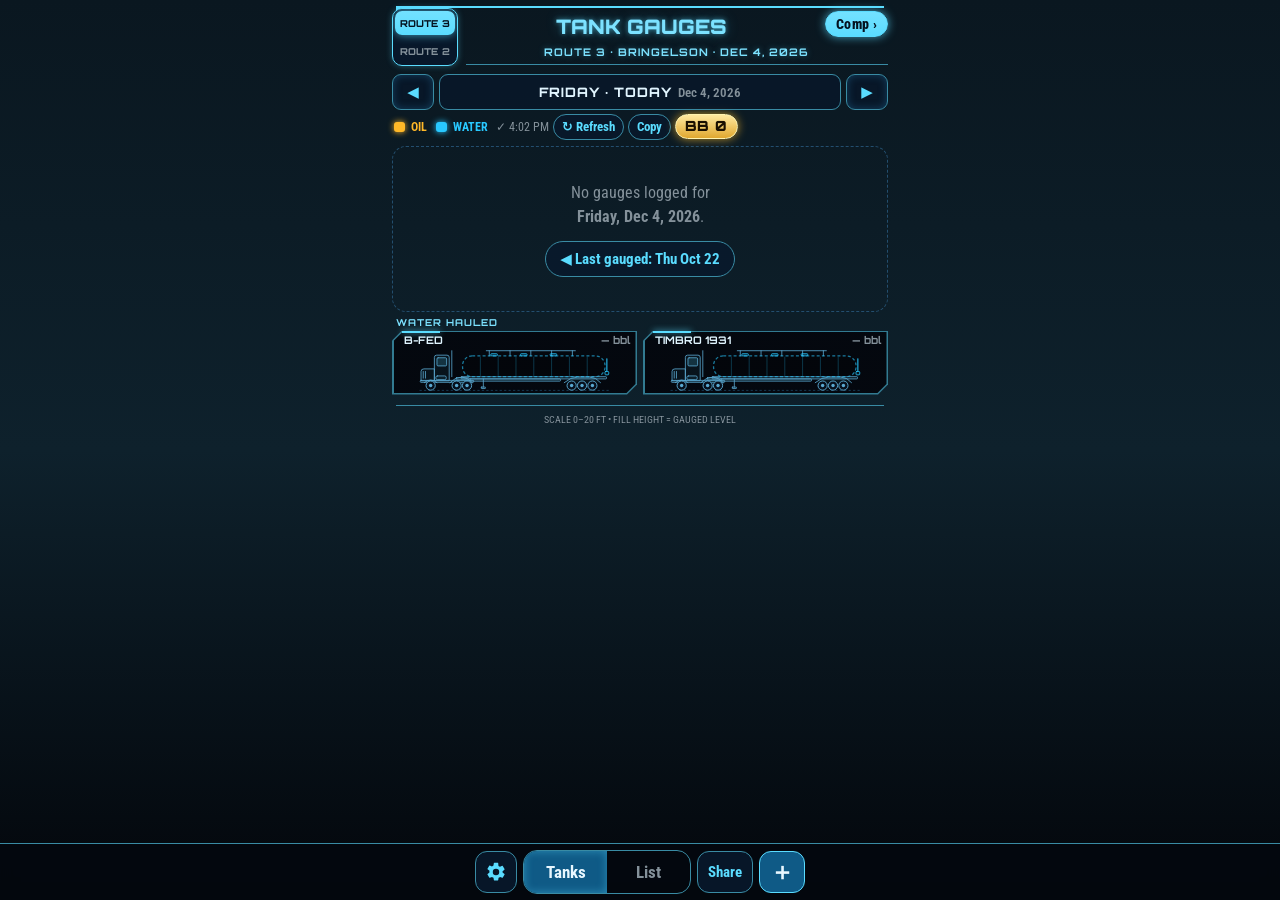
<file: index.html>
<!doctype html>
<html lang="en">
<head>
<meta charset="utf-8">
<meta name="viewport" content="width=device-width, initial-scale=1, viewport-fit=cover">
<title>Tank Gauges</title>
<meta name="theme-color" content="#04080f">
<meta name="apple-mobile-web-app-capable" content="yes">
<meta name="mobile-web-app-capable" content="yes">
<meta name="apple-mobile-web-app-status-bar-style" content="black-translucent">
<meta name="apple-mobile-web-app-title" content="Gauges">
<link rel="manifest" href="manifest.webmanifest">
<link rel="apple-touch-icon" sizes="180x180" href="icons/apple-touch-icon.png">
<link rel="icon" type="image/png" sizes="32x32" href="icons/favicon-32.png">
<link rel="icon" type="image/png" sizes="192x192" href="icons/icon-192.png">
<link rel="shortcut icon" href="icons/favicon.ico">
<link rel="preload" href="fonts/Orbitron.ttf" as="font" type="font/ttf" crossorigin>
<link rel="stylesheet" href="style.css">
</head>
<body>
<div id="app">
  <header class="hdr">
    <div class="topline"><span></span></div>
    <div id="routeSeg" class="routeseg" role="tablist" aria-label="Route"><button data-route="route-3" role="tab">ROUTE 3</button><button data-route="route-2" role="tab">ROUTE 2</button></div>
    <a class="chip hdrlink" href="compressors/">Comp &#8250;</a>
    <h1>TANK GAUGES</h1>
    <div id="subtitle" class="sub">—</div>
  </header>

  <nav class="datenav" aria-label="Date">
    <button id="prev" class="navbtn" aria-label="Previous day">&#9664;</button>
    <label class="datebox">
      <span id="weekday" class="weekday">—</span>
      <span id="datelong" class="datelong">—</span>
      <input id="picker" type="date" aria-label="Pick a date">
    </label>
    <button id="next" class="navbtn" aria-label="Next day">&#9654;</button>
    <button id="todayBtn" class="chip today">Today</button>
  </nav>
  <div class="subnav">
    <span class="legend"><span class="lg-oil"><i></i>OIL</span><span class="lg-wat"><i></i>WATER</span></span>
    <span class="statwrap"><span id="status" class="status">Loading…</span><button id="refreshBtn" class="chip refresh" aria-label="Check for updates">&#8635; Refresh</button><button id="copyLocal" class="chip refresh" aria-label="Copy local edits">Copy</button><button id="bbBtn" class="chip bbtop" aria-label="Buyback number">BB 0</button></span>
  </div>

  <main id="view"></main>

  <footer class="foot">SCALE 0–20 FT • FILL HEIGHT = GAUGED LEVEL</footer>
</div>

<div class="bottombar">
  <button id="settingsBtn" class="iconbtn gear" aria-label="Settings" title="Settings">
    <svg viewBox="0 0 24 24" width="22" height="22" aria-hidden="true"><path fill="currentColor" d="M19.14 12.94c.04-.31.06-.63.06-.94s-.02-.63-.06-.94l2.03-1.58a.5.5 0 0 0 .12-.64l-1.92-3.32a.5.5 0 0 0-.6-.22l-2.39.96a7.03 7.03 0 0 0-1.63-.94l-.36-2.54A.5.5 0 0 0 13.9 2h-3.8a.5.5 0 0 0-.49.42l-.36 2.54c-.59.24-1.13.55-1.63.94l-2.39-.96a.5.5 0 0 0-.6.22L2.71 8.48a.5.5 0 0 0 .12.64L4.86 10.7c-.04.31-.06.63-.06.94s.02.63.06.94L2.83 14.16a.5.5 0 0 0-.12.64l1.92 3.32c.13.23.4.32.64.22l2.39-.96c.5.39 1.04.7 1.63.94l.36 2.54c.05.24.25.42.49.42h3.8c.24 0 .44-.18.49-.42l.36-2.54c.59-.24 1.13-.55 1.63-.94l2.39.96c.24.1.51 0 .64-.22l1.92-3.32a.5.5 0 0 0-.12-.64l-2.03-1.58zM12 15.5A3.5 3.5 0 1 1 12 8.5a3.5 3.5 0 0 1 0 7z"/></svg>
  </button>
  <div class="seg" role="tablist">
    <button id="tabTanks" class="on" role="tab">Tanks</button>
    <button id="tabList" role="tab">List</button>
  </div>
  <button id="shareBtn" class="iconbtn" aria-label="Share today's dashboard">Share</button>
  <button id="addBtn" class="iconbtn add" aria-label="Add or fix a reading">＋</button>
</div>

<div id="sheet" class="sheet" hidden>
  <div class="sheet-card" role="dialog" aria-label="Add or fix reading">
    <h2>Add / fix reading</h2>
    <p class="hint">Enter oil, switch to water, and Save once to keep both. Saved on this phone only (marked <b class="lbadge">L</b>) until it's in the shared file.</p>
    <div class="row"><label>Date</label><input id="fDate" type="date"></div>
    <div class="row"><label>Lease</label><select id="fLease"></select></div>
    <div class="row"><label>Location</label><select id="fLoc"></select></div>
    <div class="row" id="fLocOtherRow" hidden><label>New loc</label><input id="fLocOther" placeholder="e.g. 3-20" autocapitalize="characters"></div>
    <div class="row"><label>Tank</label>
      <div class="seg small" id="fTank"><button data-t="oil" class="on oil">Oil</button><button data-t="water" class="water">Water</button></div>
    </div>
    <div class="row"><label>Level</label>
      <select id="fFt" aria-label="feet"></select><span class="unit">ft</span>
      <select id="fIn" aria-label="inches"></select><span class="unit">in</span>
    </div>
    <div class="btns">
      <button id="fCancel" class="chip">Cancel</button>
      <button id="fDelete" class="chip warn" hidden>Remove local edit</button>
      <button id="fSave" class="chip primary">Save</button>
    </div>
  </div>
</div>

<div id="shot" class="sheet" hidden>
  <div class="sheet-card shot-card">
    <img id="shotImg" alt="Dashboard image">
    <p class="hint">Press and hold the image to save or share it.</p>
    <div class="btns"><a id="shotDl" class="chip" download>Download</a><button id="shotClose" class="chip primary">Close</button></div>
  </div>
</div>
<div id="bbSheet" class="sheet" hidden>
  <div class="sheet-card" role="dialog" aria-label="Buyback number">
    <h2>Buyback (BB)</h2>
    <p class="hint"><span id="bbDate"></span> · starts at 0 each day. Saved on this phone only (marked <b class="lbadge">L</b>) until it's in the shared file.</p>
    <div class="row"><label for="bbIn">BB</label><input id="bbIn" type="text" inputmode="numeric" pattern="[0-9]*" placeholder="0" autocomplete="off" class="bbin"></div>
    <div class="btns">
      <button id="bbCancel" class="chip">Cancel</button>
      <button id="bbDel" class="chip warn" hidden>Remove local</button>
      <button id="bbSave" class="chip primary">Save</button>
    </div>
  </div>
</div>
<div id="hSheet" class="sheet" hidden>
  <div class="sheet-card" role="dialog" aria-label="Truck load">
    <h2 id="hName">Truck load</h2>
    <p class="hint">Daily barrels hauled (all tickets). Saved on this phone only (marked <b class="lbadge">L</b>) until it's in the shared file. Tap Copy to send.</p>
    <div class="row"><label for="hDate">Date</label><input id="hDate" type="date"></div>
    <div class="row"><label for="hBbl">Barrels</label><input id="hBbl" type="text" inputmode="numeric" pattern="[0-9]*" placeholder="0" autocomplete="off" class="bbin"><span class="unit">bbl</span></div>
    <div class="btns">
      <button id="hCancel" class="chip">Cancel</button>
      <button id="hDel" class="chip warn" hidden>Remove local</button>
      <button id="hSave" class="chip primary">Save</button>
    </div>
  </div>
</div>
<div id="setSheet" class="sheet" hidden>
  <div class="sheet-card" role="dialog" aria-label="Settings">
    <h2>Settings</h2>
    <p class="hint" id="setVer">Tank Gauges</p>
    <p class="set-status" id="setStatus">—</p>
    <p class="hint">Readings, truck loads, and the BB # that you save on this phone are marked <b class="lbadge">L</b>. They stay on this phone until you tap <b>Copy</b> and they're added to the shared file.</p>
    <div class="btns set-actions">
      <button id="setRefresh" class="chip">↻ Refresh</button>
      <a class="chip" href="compressors/">Compressors ›</a>
    </div>
    <h3 class="set-h">Colors</h3>
    <p class="hint">Changes stay on this phone. Random picks a readable palette.</p>
    <div id="themeRows" class="theme-rows"></div>
    <div class="btns set-actions">
      <button id="themeRand" class="chip">Random</button>
      <button id="themeReset" class="chip">Reset</button>
    </div>
    <div class="btns"><button id="setClose" class="chip primary">Close</button></div>
  </div>
</div>
<div id="toast" class="toast" hidden></div>
<script src="app.js"></script>
</body>
</html>
</file>
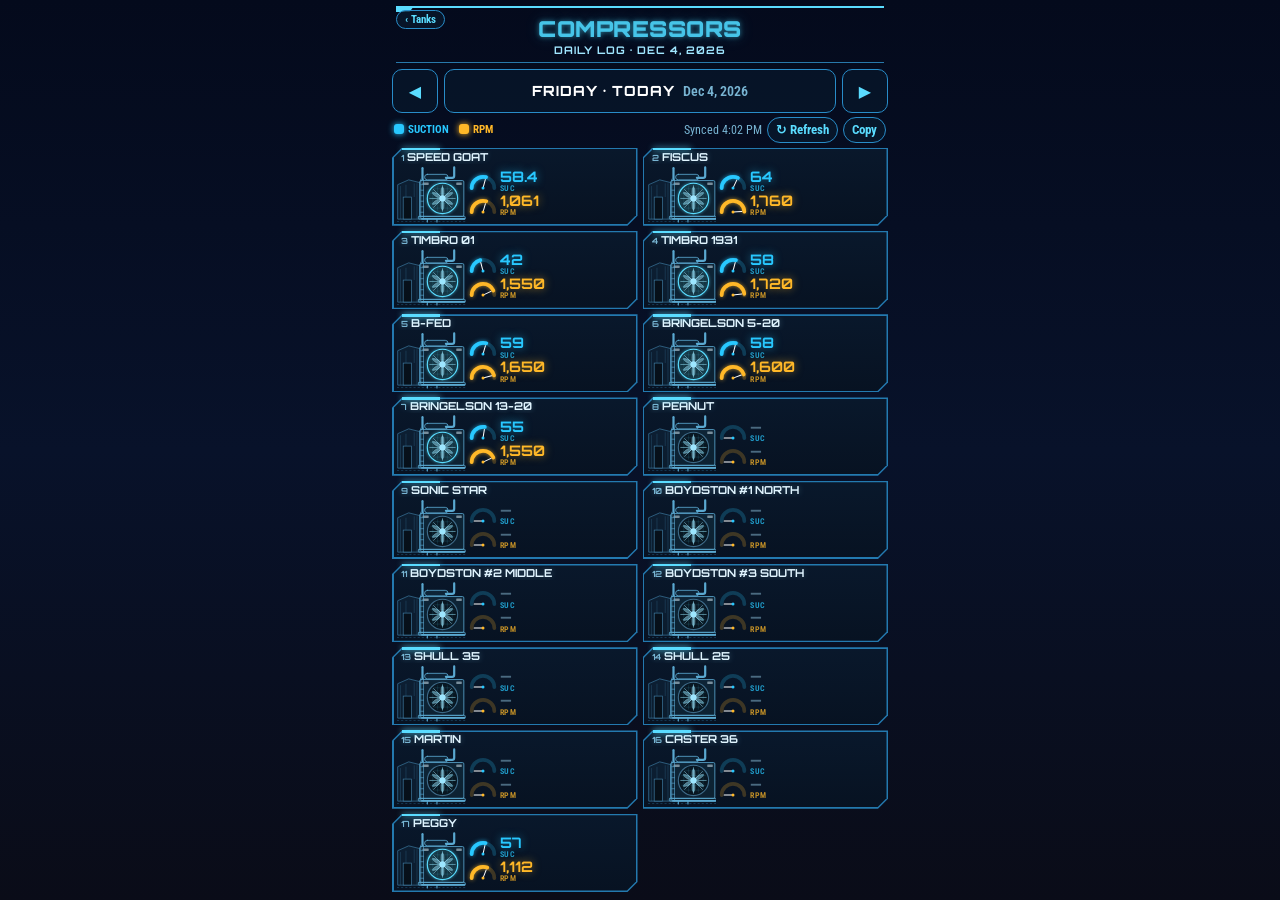
<file: compressors/index.html>
<!doctype html>
<html lang="en">
<head>
<meta charset="utf-8">
<meta name="viewport" content="width=device-width, initial-scale=1, viewport-fit=cover">
<title>Compressor Log</title>
<meta name="theme-color" content="#04080f">
<meta name="apple-mobile-web-app-capable" content="yes">
<meta name="mobile-web-app-capable" content="yes">
<meta name="apple-mobile-web-app-status-bar-style" content="black-translucent">
<meta name="apple-mobile-web-app-title" content="Compressors">
<link rel="manifest" href="manifest.webmanifest">
<link rel="apple-touch-icon" href="../icons/apple-touch-icon.png">
<link rel="icon" href="../icons/icon-192.png">
<link rel="preload" href="../fonts/Orbitron.ttf" as="font" type="font/ttf" crossorigin>
<link rel="stylesheet" href="style.css">
</head>
<body>
<div id="app">
  <header class="hdr">
    <div class="topline"><span></span></div>
    <a class="chip link" href="../">&#8249; Tanks</a>
    <h1>COMPRESSORS</h1>
    <div id="subtitle" class="sub">—</div>
  </header>
  <nav class="datenav" aria-label="Date">
    <button id="prev" class="navbtn" aria-label="Previous day">&#9664;</button>
    <label class="datebox">
      <span id="weekday" class="weekday">—</span>
      <span id="datelong" class="datelong">—</span>
      <input id="picker" type="date" aria-label="Pick a date">
    </label>
    <button id="next" class="navbtn" aria-label="Next day">&#9654;</button>
    <button id="todayBtn" class="chip today">Today</button>
  </nav>
  <div class="subnav">
    <span class="legend"><span class="lg-suc"><i></i>SUCTION</span><span class="lg-rpm"><i></i>RPM</span></span>
    <span class="statwrap"><span id="status" class="status">Loading…</span>
      <button id="refreshBtn" class="chip sm" aria-label="Check for updates">&#8635; Refresh</button>
      <button id="copyBtn" class="chip sm" aria-label="Copy readings">Copy</button></span>
  </div>
  <main id="view"></main>
</div>
<div id="sheet" class="sheet" hidden>
  <div class="sheet-card" role="dialog" aria-label="Add or fix compressor reading">
    <h2 id="fName">—</h2>
    <p class="hint">Saved on this phone only (marked <b class="lbadge">LOCAL</b>) until it's in the shared file. Tap Copy to send.</p>
    <div class="row"><label for="fDate">Date</label><input id="fDate" type="date"></div>
    <div class="row"><label for="fSuc">Suction</label><input id="fSuc" type="text" inputmode="decimal" placeholder="psi" autocomplete="off"><span class="unit">psi</span></div>
    <div class="row"><label for="fRpm">RPM</label><input id="fRpm" type="text" inputmode="numeric" pattern="[0-9]*" placeholder="rpm" autocomplete="off"><span class="unit">rpm</span></div>
    <div class="btns">
      <button id="fCancel" class="chip">Cancel</button>
      <button id="fDelete" class="chip warn" hidden>Delete</button>
      <button id="fSave" class="chip primary">Save</button>
    </div>
  </div>
</div>
<div id="toast" class="toast" hidden></div>
<script src="app.js"></script>
</body>
</html>
</file>
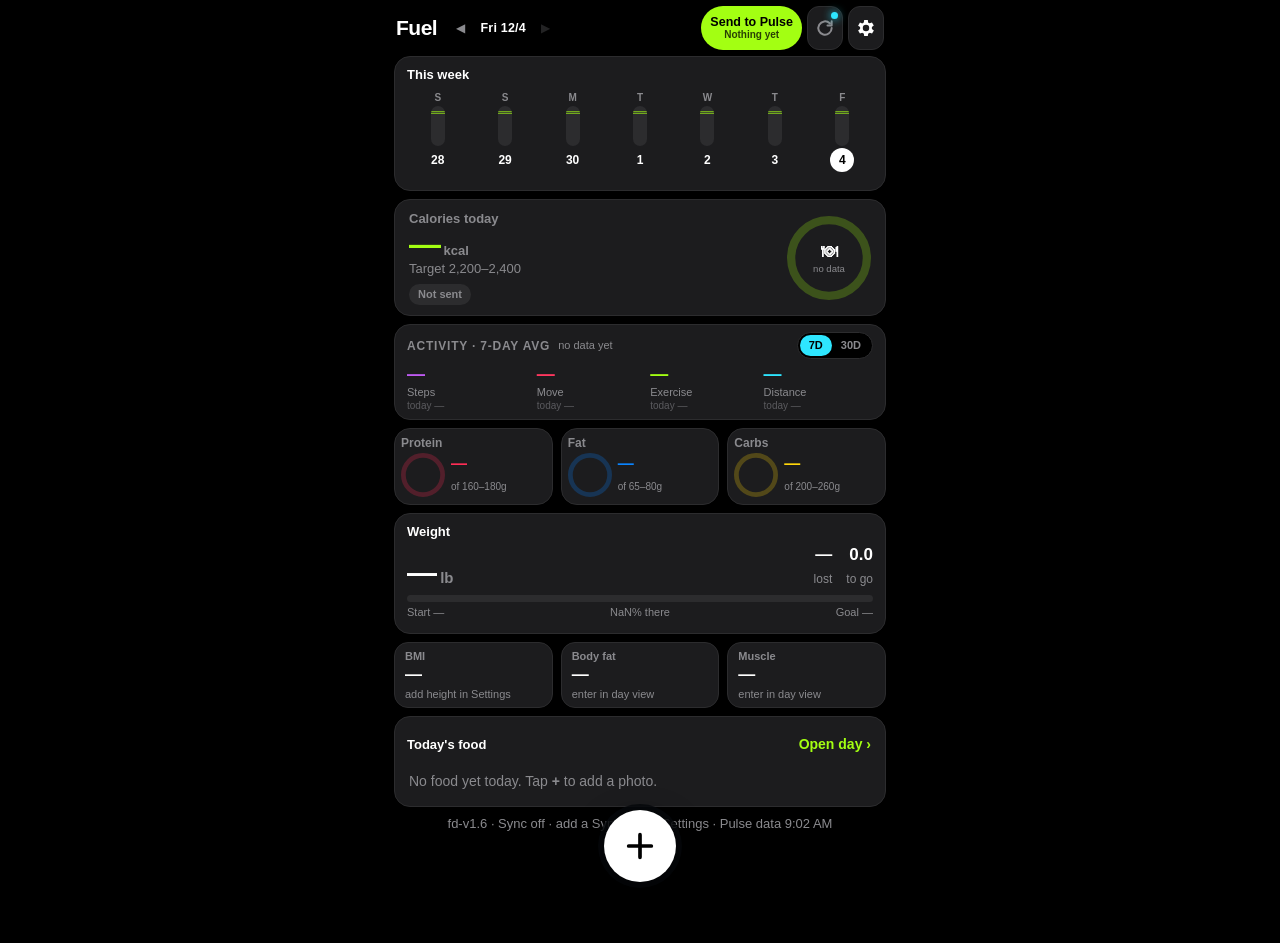
<file: food/index.html>
<!doctype html>
<html lang="en">
<head>
<meta charset="utf-8">
<meta name="viewport" content="width=device-width, initial-scale=1, viewport-fit=cover, user-scalable=no">
<title>Fuel · Food & Weight</title>
<meta name="theme-color" content="#000000">
<meta name="apple-mobile-web-app-capable" content="yes">
<meta name="mobile-web-app-capable" content="yes">
<meta name="apple-mobile-web-app-status-bar-style" content="black-translucent">
<meta name="apple-mobile-web-app-title" content="Fuel">
<link rel="manifest" href="manifest.webmanifest">
<link rel="apple-touch-icon" href="icons/apple-touch-icon.png">
<link rel="icon" href="icons/favicon-32.png">
<link rel="stylesheet" href="style.css">
</head>
<body>
<div id="app">
  <header class="hdr">
    <div class="hdrL">
      <h1>Fuel</h1>
      <div class="dateNav">
        <button id="hdrPrev" class="arw" aria-label="Previous day">◀</button>
        <button id="hdrDate" class="hdrDate">Today</button>
        <button id="hdrNext" class="arw" aria-label="Next day">▶</button>
      </div>
    </div>
    <div class="hdrBtns">
      <button id="hdrSend" class="sendPill" aria-label="Send today to Pulse"><b>Send to Pulse</b><small id="hdrSendSt">Not sent</small></button>
      <button id="syncBtn" class="iconbtn syncBtn" aria-label="Sync now: send changes and get Pulse's latest"><svg class="ic-sync" viewBox="0 0 24 24" width="20" height="20"><path d="M20 12a8 8 0 1 1-2.34-5.66M20 4v5h-5" fill="none" stroke="currentColor" stroke-width="2.4" stroke-linecap="round" stroke-linejoin="round"/></svg><svg class="ic-ok" viewBox="0 0 24 24" width="20" height="20"><path d="M5 12.5l4.5 4.5L19 7.5" fill="none" stroke="currentColor" stroke-width="2.8" stroke-linecap="round" stroke-linejoin="round"/></svg><span id="syncDot" class="syncdot" title="Sync status"></span></button>
      <button id="settingsBtn" class="iconbtn" aria-label="Settings">
        <svg viewBox="0 0 24 24" width="22" height="22"><path fill="currentColor" d="M19.4 13a7.6 7.6 0 0 0 0-2l2.1-1.6-2-3.5-2.5 1a7.5 7.5 0 0 0-1.7-1L15 3.3h-4L10.6 6a7.5 7.5 0 0 0-1.7 1l-2.5-1-2 3.5L6.6 11a7.6 7.6 0 0 0 0 2l-2.2 1.6 2 3.5 2.5-1c.5.4 1.1.7 1.7 1l.4 2.6h4l.4-2.6c.6-.3 1.2-.6 1.7-1l2.5 1 2-3.5L19.4 13zM13 15.5a3.5 3.5 0 1 1 0-7 3.5 3.5 0 0 1 0 7z" transform="translate(-1 0)"/></svg>
      </button>
    </div>
  </header>

  <main id="dash">
    <!-- week strip -->
    <section class="card week" id="weekCard">
      <div class="cardHead"><span>This week</span><span class="muted" id="weekAvg"></span></div>
      <div id="week" class="weekGrid"></div>
    </section>

    <!-- calories hero -->
    <section class="card hero" id="calCard">
      <div class="heroText">
        <div class="label" id="calLbl">Calories today</div>
        <div class="bignum"><span id="calEaten">—</span><small> kcal</small></div>
        <div class="muted" id="calLeft">Target 2,200–2,400</div>
        <div class="pills"><span id="todayBadge" class="badge none">Not sent</span></div>
      </div>
      <div class="ringWrap" id="calRing"></div>
    </section>

    <!-- activity strip (tap toggles 7-day / 30-day average) -->
    <section class="card act" id="actStrip" role="button" aria-label="Activity averages, tap to switch 7-day and 30-day">
      <div class="actHead"><span class="label" id="actLbl">Activity · 7-day avg</span><span class="muted xs" id="actN"></span>
        <span class="seg"><i id="seg7" class="on">7D</i><i id="seg30">30D</i></span></div>
      <div class="actRow" id="actRow"></div>
    </section>

    <!-- macros -->
    <section class="macros" id="macros"></section>

    <!-- weight -->
    <section class="card" id="weightCard">
      <div class="cardHead"><span>Weight</span><span class="muted" id="wAsOf"></span></div>
      <div class="wRow">
        <div><div class="bignum"><span id="wNow">—</span><small> lb</small></div></div>
        <div class="wStats">
          <div><b id="wLost">—</b><span>lost</span></div>
          <div><b id="wToGo">—</b><span>to go</span></div>
        </div>
      </div>
      <div class="prog"><i id="wProg"></i></div>
      <div class="progLbl"><span id="wStart">Start 231.4</span><span id="wPct"></span><span id="wGoal">Goal 165</span></div>
      <div id="wChart" class="chart"></div>
    </section>

    <!-- body (compact) -->
    <section class="bodyRow">
      <div class="mini3" data-open-today><span class="label">BMI</span><b id="bmi">—</b><span class="muted xs" id="bmiSub"></span></div>
      <div class="mini3" data-open-today><span class="label">Body fat</span><b id="bf">—</b><span class="muted xs" id="bfSub"></span></div>
      <div class="mini3" data-open-today><span class="label">Muscle</span><b id="mu">—</b><span class="muted xs" id="muSub"></span></div>
    </section>

    <!-- today log -->
    <section class="card" id="todayCard">
      <div class="cardHead"><span id="foodLbl">Today's food</span><button class="linkbtn" id="openToday">Open day ›</button></div>
      <div id="todayList" class="foodList"></div>
    </section>
    <div class="foot muted sm" id="foot"></div>
  </main>

  <!-- day view -->
  <section id="day" class="screen" hidden>
    <header class="dayHdr">
      <button class="iconbtn" id="dayBack" aria-label="Back">‹</button>
      <button class="iconbtn sm" id="dayPrev" aria-label="Previous day">◀</button>
      <div class="dayTitle"><div id="dayName">Today</div><div class="muted sm" id="dayDate"></div></div>
      <button class="iconbtn sm" id="dayNext" aria-label="Next day">▶</button>
      <span id="dayBadge" class="badge none">Not sent</span>
    </header>
    <div class="dayBody">
      <section class="card" id="dayTotals"></section>
      <div id="pulseNote" class="pulseNote" hidden></div>
      <section class="card">
        <div class="cardHead"><span>Photos</span><button class="linkbtn" id="dayAdd">+ Add</button></div>
        <div id="photoGrid" class="photoGrid"></div>
        <div id="otherEntries" class="foodList"></div>
      </section>
      <section class="card">
        <div class="cardHead"><span>Notes for Pulse</span><span class="muted sm" id="noteSaved"></span></div>
        <textarea id="notes" rows="4" placeholder="Context for Pulse: “ate half”, “2 rolls”, “sauce on the side”…"></textarea>
      </section>
      <section class="card">
        <div class="cardHead"><span>Body &amp; activity</span><span class="muted sm" id="manSaved"></span></div>
        <div class="manGrid">
          <label>Weight<span>lb</span><input id="m_weight" inputmode="decimal" type="text" autocomplete="off"></label>
          <label>Body fat<span>%</span><input id="m_bodyFat" inputmode="decimal" type="text" autocomplete="off"></label>
          <label>Muscle<span>%</span><input id="m_muscle" inputmode="decimal" type="text" autocomplete="off"></label>
          <label>BMI<span id="bmiHint"></span><input id="m_bmi" inputmode="decimal" type="text" autocomplete="off"></label>
          <label>Steps<span></span><input id="m_steps" inputmode="numeric" type="text" autocomplete="off"></label>
          <label>Move<span>cal</span><input id="m_activeCal" inputmode="numeric" type="text" autocomplete="off"></label>
          <label>Exercise<span>min</span><input id="m_exerciseMin" inputmode="numeric" type="text" autocomplete="off"></label>
          <label>Distance<span>mi</span><input id="m_distanceMi" inputmode="decimal" type="text" autocomplete="off"></label>
          <label>Stand<span>hrs</span><input id="m_standHrs" inputmode="numeric" type="text" autocomplete="off"></label>
        </div>
        <div class="muted sm hint">From your BIA scale and Apple Fitness Summary (Move, Exercise, Stand, Steps, Distance). Grey numbers are Pulse's; what you type wins.</div>
      </section>
      <div class="actions">
        <button id="submitBtn" class="primary">Send to Pulse</button>
        <div id="sendHow" class="muted sm center"></div>
        <div id="sendStatus" class="muted sm center"></div>
        <button id="shareBtn" class="linkbtn center" hidden>Share instead…</button>
      </div>
    </div>
  </section>

  <button id="fab" class="fab" aria-label="Add food photo"><svg viewBox="0 0 24 24" width="34" height="34"><path d="M12 4v16M4 12h16" stroke="currentColor" stroke-width="2.6" stroke-linecap="round"/></svg></button>
  <input id="camIn" type="file" accept="image/*" capture="environment" hidden>
  <input id="libIn" type="file" accept="image/*" multiple hidden>

  <!-- add sheet -->
  <div id="addSheet" class="sheet" hidden>
    <div class="sheetBox">
      <div class="sheetTitle" id="addTitle">Add to today</div>
      <button class="sheetBtn" id="takePhoto">📷&nbsp; Take photo</button>
      <button class="sheetBtn" id="pickPhoto">🖼️&nbsp; Choose from library</button>
      <button class="sheetBtn cancel" id="addCancel">Cancel</button>
    </div>
  </div>

  <!-- send failed dialog -->
  <div id="failSheet" class="sheet" hidden>
    <div class="sheetBox">
      <div class="sheetTitle">Couldn't reach Pulse directly</div>
      <p class="muted" id="failMsg"></p>
      <button class="sheetBtn" id="failShare">Share day instead…</button>
      <button class="sheetBtn" id="failShortcut">Send with iOS Shortcut</button>
      <button class="sheetBtn cancel" id="failClose">Close</button>
    </div>
  </div>

  <!-- photo viewer -->
  <div id="viewer" class="viewer" hidden><img id="viewImg" alt=""><button class="iconbtn close" id="viewClose">✕</button></div>

  <!-- settings -->
  <div id="setSheet" class="sheet full" hidden>
    <div class="sheetBox tall">
      <div class="setHead"><span class="sheetTitle">Settings</span><button class="iconbtn" id="setClose">✕</button></div>
      <div class="setBody">
        <h3>Sync with Pulse (private)</h3>
        <label class="fld">Sync key<div class="keyRow"><input id="s_syncKey" type="password" placeholder="github_pat_… (fine-grained token)" autocomplete="off" autocapitalize="off" spellcheck="false"><button class="mini" id="showSync">Show</button></div></label>
        <label class="fld">Private repo<input id="s_syncRepo" type="text" autocomplete="off" autocapitalize="off" spellcheck="false"></label>
        <div class="syncRow"><span id="syncStatus" class="muted sm">Sync off</span><button class="mini" id="syncNow">Sync all now</button></div>
        <div class="muted sm">With a key, every photo, note and number saves to your private repo automatically so Pulse can see it anytime. The key stays only on this phone.</div>

        <h3>Send to Pulse (optional ping)</h3>
        <label class="fld">Webhook URL<input id="s_webhookUrl" type="url" placeholder="https://…" autocomplete="off" autocapitalize="off"></label>
        <label class="fld">Sender key<div class="keyRow"><input id="s_senderKey" type="password" placeholder="paste the key from Pulse's routine" autocomplete="off" autocapitalize="off"><button class="mini" id="showKey">Show</button></div></label>
        <div class="row2">
          <label class="fld">Auth header<input id="s_authHeader" type="text" autocapitalize="off"></label>
          <label class="fld">Key prefix<input id="s_authScheme" type="text" autocapitalize="off"></label>
        </div>
        <label class="fld">Send to Pulse uses
          <select id="s_sendMode">
            <option value="share">Share sheet (pick Pulse's chat)</option>
            <option value="shortcut">iOS Shortcut "Send to Pulse" (pings Pulse directly)</option>
            <option value="direct">Webhook from the app (advanced; usually blocked by the browser)</option>
          </select></label>
        <label class="fld">Shortcut name<input id="s_shortcutName" type="text"></label>
        <div class="muted sm">Stored only on this phone. Defaults send <code>Authorization: Bearer &lt;key&gt;</code>.</div>

        <h3>Body &amp; goal</h3>
        <div class="row2">
          <label class="fld">Height ft<input id="s_heightFt" inputmode="numeric" type="text"></label>
          <label class="fld">Height in<input id="s_heightIn" inputmode="decimal" type="text"></label>
        </div>
        <div class="row2">
          <label class="fld">Start weight<input id="s_startWeight" inputmode="decimal" type="text"></label>
          <label class="fld">Start date<input id="s_startDate" type="date"></label>
        </div>
        <label class="fld">Goal weight (lb)<input id="s_goalWeight" inputmode="decimal" type="text"></label>

        <h3>Daily targets</h3>
        <div class="tgtGrid">
          <span></span><span class="muted sm">min</span><span class="muted sm">max</span>
          <span>Calories</span><input id="s_cal0" inputmode="numeric"><input id="s_cal1" inputmode="numeric">
          <span>Protein g</span><input id="s_protein0" inputmode="numeric"><input id="s_protein1" inputmode="numeric">
          <span>Fat g</span><input id="s_fat0" inputmode="numeric"><input id="s_fat1" inputmode="numeric">
          <span>Carbs g</span><input id="s_carbs0" inputmode="numeric"><input id="s_carbs1" inputmode="numeric">
        </div>

        <h3>App</h3>
        <button class="secondary" id="setRefresh">Refresh</button>
        <div class="muted sm" id="setStatus"></div>
        <div class="muted sm" id="setVer"></div>
      </div>
    </div>
  </div>

  <div id="ptr" class="ptr" aria-hidden="true"><svg viewBox="0 0 24 24" width="20" height="20"><path d="M20 12a8 8 0 1 1-2.34-5.66M20 4v5h-5" fill="none" stroke="currentColor" stroke-width="2.4" stroke-linecap="round" stroke-linejoin="round"/></svg></div>
  <div id="toast" class="toast" hidden></div>
</div>
<script src="app.js"></script>
</body>
</html>
</file>
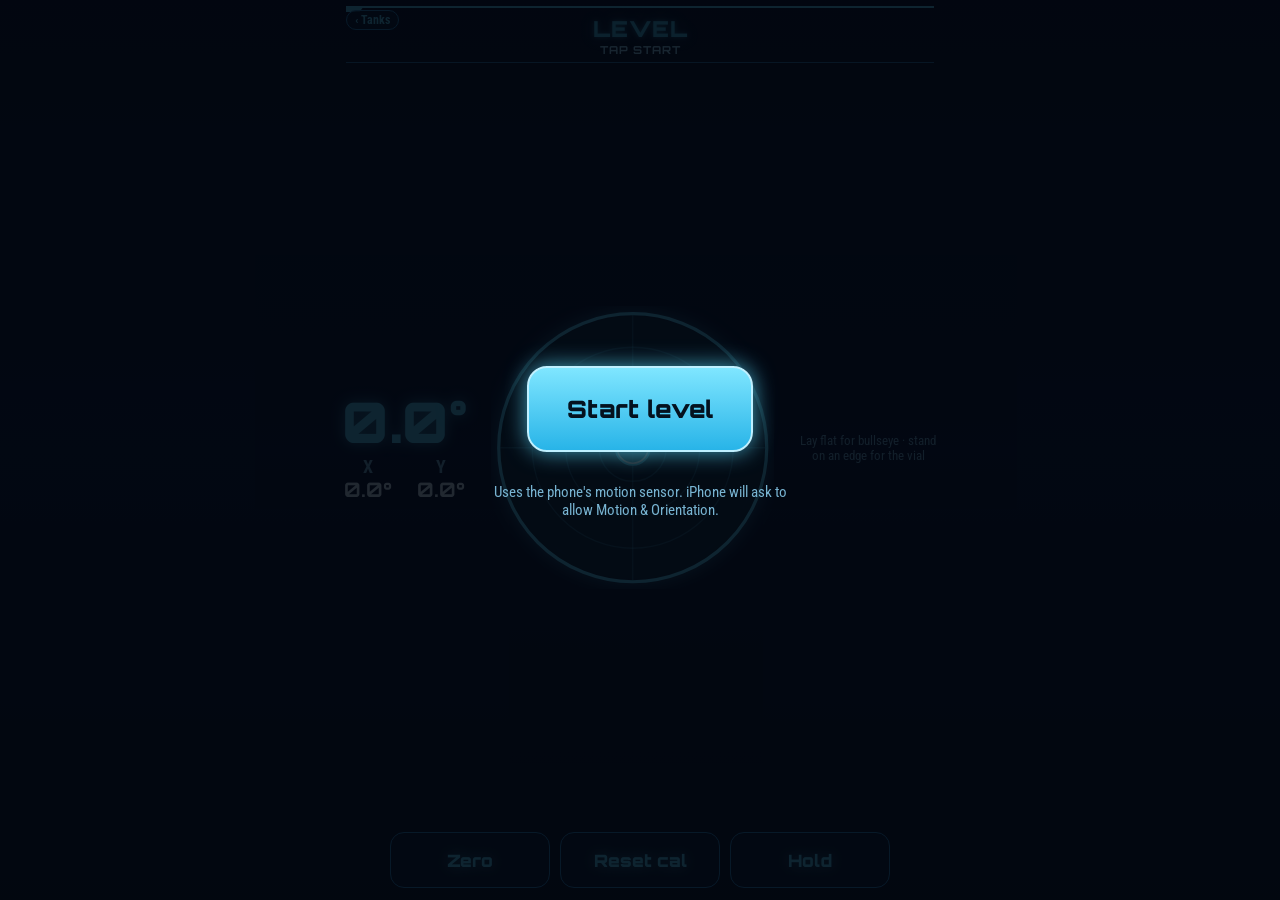
<file: level/index.html>
<!doctype html>
<html lang="en">
<head>
<meta charset="utf-8">
<meta name="viewport" content="width=device-width, initial-scale=1, viewport-fit=cover, user-scalable=no">
<title>Bubble Level</title>
<meta name="theme-color" content="#04080f">
<meta name="apple-mobile-web-app-capable" content="yes">
<meta name="mobile-web-app-capable" content="yes">
<meta name="apple-mobile-web-app-status-bar-style" content="black-translucent">
<meta name="apple-mobile-web-app-title" content="Level">
<link rel="manifest" href="manifest.webmanifest">
<link rel="apple-touch-icon" href="../icons/apple-touch-icon.png">
<link rel="icon" href="../icons/icon-192.png">
<link rel="preload" href="../fonts/Orbitron.ttf" as="font" type="font/ttf" crossorigin>
<link rel="stylesheet" href="style.css">
</head>
<body>
<div id="app">
  <header class="hdr">
    <div class="topline"><span></span></div>
    <a class="chip link" href="../">&#8249; Tanks</a>
    <h1>LEVEL</h1>
    <div id="mode" class="sub">TAP START</div>
  </header>

  <main id="stage">
    <div id="readout" class="readout">
      <div class="big"><span id="vMain">0.0</span><small>°</small></div>
      <div id="xy" class="xy"><span>X <b id="vX">0.0°</b></span><span>Y <b id="vY">0.0°</b></span></div>
    </div>

    <svg id="flat" class="flat" viewBox="-110 -110 220 220" aria-hidden="true">
      <circle class="face" r="104"/>
      <circle class="ring" r="78"/><circle class="ring" r="52"/><circle class="ring" r="26"/>
      <line class="cross" x1="-104" y1="0" x2="104" y2="0"/><line class="cross" x1="0" y1="-104" x2="0" y2="104"/>
      <circle class="target" r="13"/>
      <g id="bubbleF" class="bubble"><circle r="12"/><circle class="shine" cx="-4" cy="-4" r="3.5"/></g>
    </svg>

    <svg id="edge" class="edge" viewBox="-170 -40 340 80" aria-hidden="true" hidden>
      <rect class="tube" x="-160" y="-26" width="320" height="52" rx="26"/>
      <line class="mark" x1="-20" y1="-26" x2="-20" y2="26"/><line class="mark" x1="20" y1="-26" x2="20" y2="26"/>
      <line class="tick" x1="-80" y1="-26" x2="-80" y2="-14"/><line class="tick" x1="80" y1="-26" x2="80" y2="-14"/>
      <line class="tick" x1="-80" y1="26" x2="-80" y2="14"/><line class="tick" x1="80" y1="26" x2="80" y2="14"/>
      <g id="bubbleE" class="bubble"><rect x="-19" y="-16" width="38" height="32" rx="16"/><ellipse class="shine" cx="-6" cy="-7" rx="7" ry="3"/></g>
    </svg>
    <div id="hint" class="hint">Lay flat for bullseye · stand on an edge for the vial</div>
  </main>

  <div class="btnrow">
    <button id="zeroBtn" class="chip big">Zero</button>
    <button id="resetBtn" class="chip big">Reset cal</button>
    <button id="holdBtn" class="chip big">Hold</button>
  </div>
</div>

<div id="startSheet" class="start">
  <button id="startBtn" class="startbtn">Start level</button>
  <p id="startMsg">Uses the phone's motion sensor. iPhone will ask to allow Motion &amp; Orientation.</p>
</div>
<div id="toast" class="toast" hidden></div>
<script src="app.js"></script>
</body>
</html>
</file>
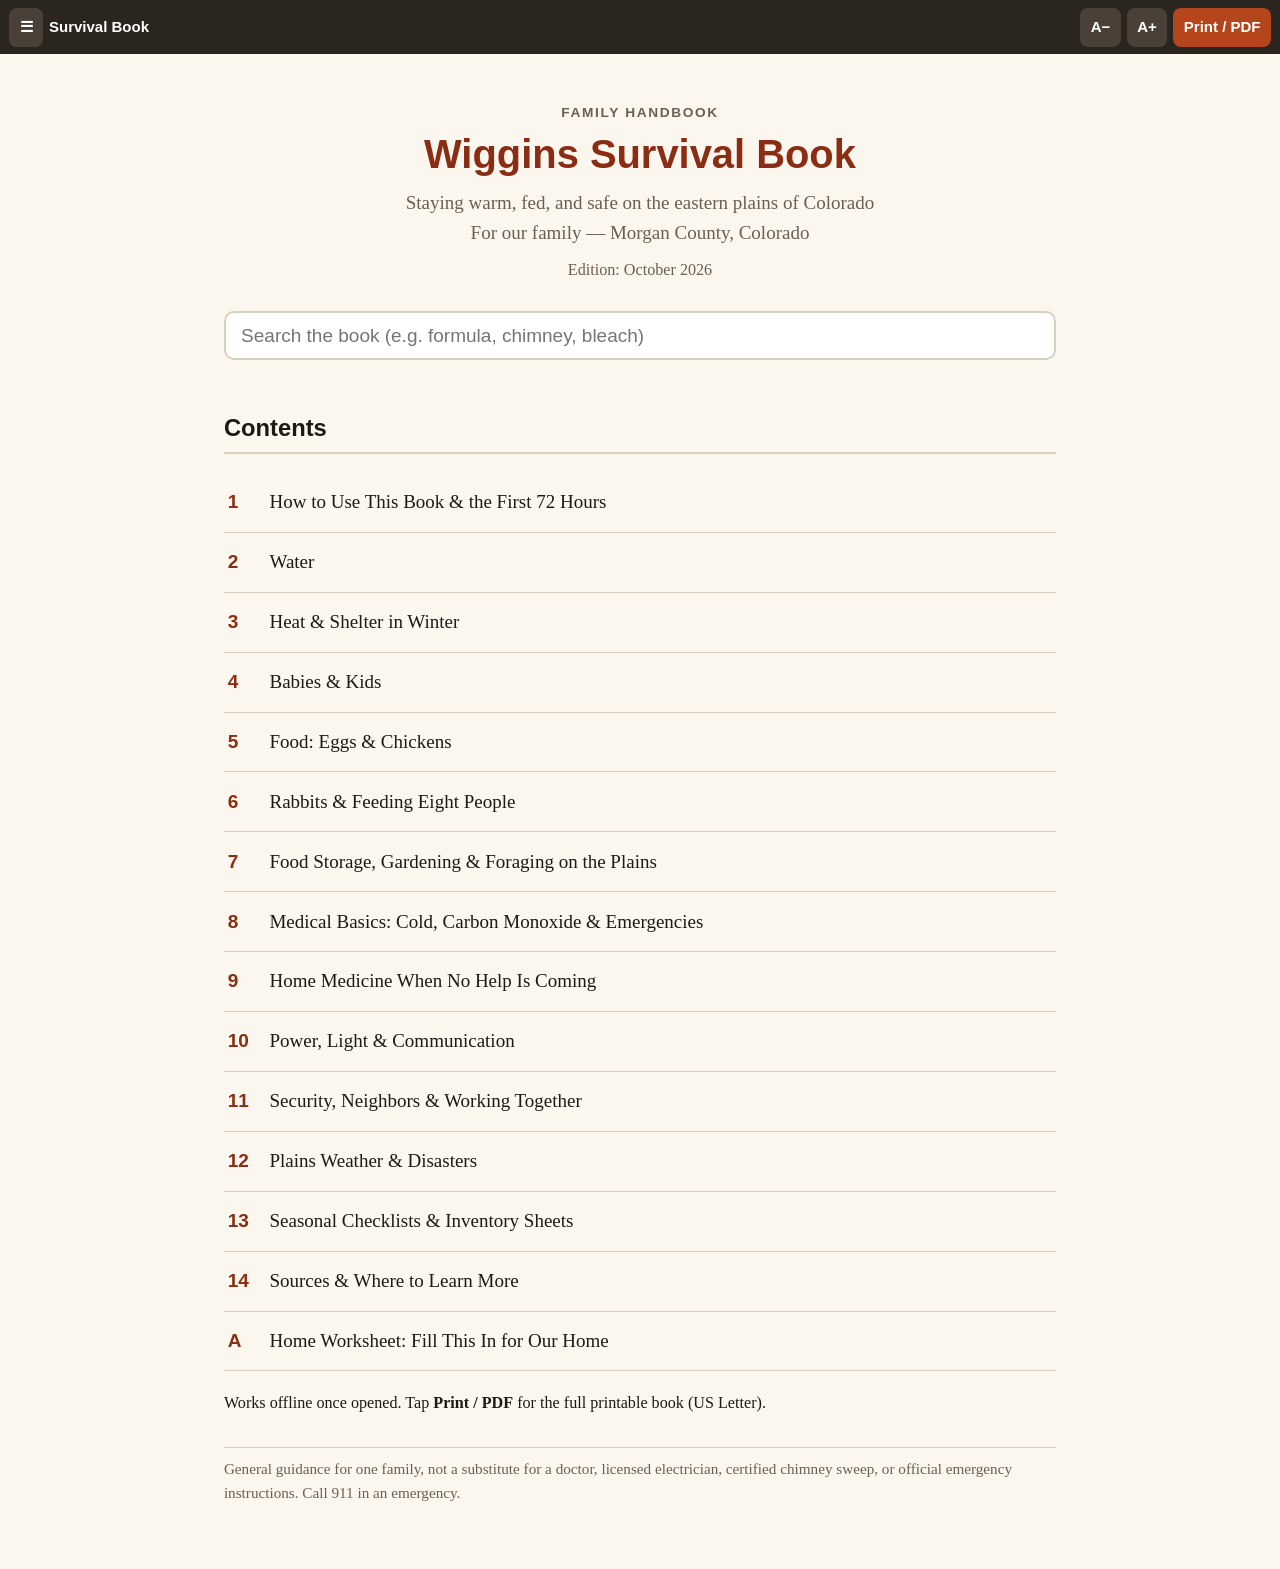
<file: survival/index.html>
<!doctype html><html lang="en"><head><meta charset="utf-8">
<meta name="viewport" content="width=device-width,initial-scale=1,viewport-fit=cover">
<title>Wiggins Survival Book</title><meta name="theme-color" content="#2b2520">
<link rel="manifest" href="manifest.webmanifest"><link rel="apple-touch-icon" href="icon-180.png">
<meta name="apple-mobile-web-app-capable" content="yes"><meta name="apple-mobile-web-app-title" content="Survival Book">
<style>
:root{--fs:19px;--ink:#1d1a16;--paper:#fbf7ef;--accent:#8a2d12;--rule:#d9cfbd}
*{box-sizing:border-box}
html{-webkit-text-size-adjust:100%}
body{margin:0;background:var(--paper);color:var(--ink);font-family:Georgia,"Charter","IBM Plex Serif","Source Serif Pro","Liberation Serif",serif;font-size:var(--fs);line-height:1.6}
h1,h2,h3,.kicker,.bar,.navbtn,table th{font-family:-apple-system,"Segoe UI",Roboto,"Helvetica Neue",Arial,"Liberation Sans",sans-serif}
h1{font-size:1.75em;line-height:1.2;margin:.2em 0 .8em;color:var(--accent)}
h2{font-size:1.25em;margin:1.6em 0 .5em;border-bottom:2px solid var(--rule);padding-bottom:.2em}
h3{font-size:1.05em;margin:1.3em 0 .4em}
.kicker{text-transform:uppercase;letter-spacing:.12em;font-size:.72em;color:#6b5f50;font-weight:700}
p,li{margin:.45em 0}
ul,ol{padding-left:1.4em}
table{border-collapse:collapse;width:100%;margin:1em 0;font-size:.86em;display:block;overflow-x:auto}
th,td{border:1px solid #bfb4a2;padding:.35em .5em;text-align:left;vertical-align:top}
th{background:#efe6d6}
blockquote.note{margin:1em 0;padding:.7em 1em;border-left:6px solid var(--accent);background:#f3e7dc}
blockquote.note p{margin:.2em 0}
ul.checklist{list-style:none;padding-left:.2em}
li.chk{position:relative;padding-left:1.7em}
li.chk::before{content:"";position:absolute;left:0;top:.3em;width:1em;height:1em;border:2px solid var(--ink);border-radius:2px;background:#fff}
/* app chrome */
.bar{position:sticky;top:0;z-index:5;display:flex;align-items:center;gap:.4em;padding:.5em .6em;background:#2b2520;color:#fff;font-size:15px}
.bar a,.bar button{color:#fff;background:#4a4038;border:0;border-radius:8px;padding:.5em .7em;font:inherit;font-weight:600;text-decoration:none;cursor:pointer}
.bar .t{flex:1;font-weight:700;white-space:nowrap;overflow:hidden;text-overflow:ellipsis}
.bar .pdf{background:#b5461c}
main{max-width:46em;margin:0 auto;padding:1em 1.1em 3em}
.chapter{display:none}.chapter.on{display:block}
#home{display:none}#home.on{display:block}
.cover{text-align:center;padding:1.5em 0 .5em}
.cover h1{font-size:2.1em;margin:.2em 0}
.cover .sub{color:#6b5f50}
.toc{list-style:none;padding:0}
.toc li{margin:0;border-bottom:1px solid var(--rule)}
.toc a{display:flex;gap:.6em;padding:.75em .2em;color:var(--ink);text-decoration:none}
.toc .num{color:var(--accent);font-weight:700;min-width:1.6em;font-family:Arial,sans-serif}
.toc .pg{margin-left:auto}
#q{width:100%;font-size:1em;padding:.6em .8em;border:2px solid var(--rule);border-radius:10px;margin:.6em 0;background:#fff}
.hit{font-size:.85em;color:#555;padding:0 .2em .6em 2.4em}
.pn{display:flex;justify-content:space-between;gap:1em;margin-top:2.5em}
.navbtn{flex:1;display:block;padding:.9em;border-radius:12px;background:#2b2520;color:#fff;text-decoration:none;font-size:.8em;font-weight:600}
.navbtn.next{text-align:right}
.navbtn.hide{visibility:hidden}
.disclaimer{font-size:.8em;color:#6b5f50;border-top:1px solid var(--rule);margin-top:2em;padding-top:.6em}
@media print{
 @page{size:Letter;margin:0.75in 0.8in 0.8in}
 :root{--fs:11pt}
 body{background:#fff;color:#000;line-height:1.38}
 #ch-sources{font-size:10pt}
 .bar,.pn,#q,.hit,.noprint{display:none!important}
 main{max-width:none;padding:0}
 .chapter,#home{display:block!important}
 .chapter{break-before:page}
 h1{color:#000;font-size:20pt}
 h2{font-size:14pt;border-color:#000;break-after:avoid}
 h3{break-after:avoid}
 table{display:table;font-size:9.5pt;overflow:visible}
 td{height:1.9em}
 th{background:#eee!important;-webkit-print-color-adjust:exact;print-color-adjust:exact}
 tr,li,blockquote,.keep,table{break-inside:avoid}
 p,li{orphans:3;widows:3}
 h2{margin:1.1em 0 .4em}
 p,li{margin:.3em 0}
 td{height:1.7em!important}
 .keep ul.checklist{margin:.3em 0}
 table.big{break-inside:auto}
 blockquote.note{background:none;border:2px solid #000}
 a{color:#000;text-decoration:none}
 .cover{padding-top:2.2in;break-after:page}
 .cover h1{font-size:30pt}
 .tocpage{break-after:page}
 .toc a{padding:.35em 0}
}
</style></head><body>
<div class="bar"><a href="#" aria-label="Contents">☰</a><span class="t" id="bt">Survival Book</span>
<button id="sm" aria-label="Smaller text">A−</button><button id="lg" aria-label="Bigger text">A+</button>
<a class="pdf" href="wiggins-survival-book.pdf" target="_blank" rel="noopener">Print / PDF</a></div>
<main><div id="home"><div class="cover"><div class="kicker">Family Handbook</div><h1>Wiggins Survival Book</h1>
<p class="sub">Staying warm, fed, and safe on the eastern plains of Colorado<br>For our family — Morgan County, Colorado</p>
<p class="sub" style="font-size:.85em">Edition: October 2026</p></div>
<input id="q" type="search" placeholder="Search the book (e.g. formula, chimney, bleach)" autocomplete="off">
<div class="tocpage"><h2 class="noprint">Contents</h2><ol class="toc">
<li><a href="#start"><span class="num">1</span><span>How to Use This Book &amp; the First 72 Hours</span></a></li>
<li><a href="#water"><span class="num">2</span><span>Water</span></a></li>
<li><a href="#heat"><span class="num">3</span><span>Heat &amp; Shelter in Winter</span></a></li>
<li><a href="#kids"><span class="num">4</span><span>Babies &amp; Kids</span></a></li>
<li><a href="#chickens"><span class="num">5</span><span>Food: Eggs &amp; Chickens</span></a></li>
<li><a href="#rabbits"><span class="num">6</span><span>Rabbits &amp; Feeding Eight People</span></a></li>
<li><a href="#food"><span class="num">7</span><span>Food Storage, Gardening &amp; Foraging on the Plains</span></a></li>
<li><a href="#medical"><span class="num">8</span><span>Medical Basics: Cold, Carbon Monoxide &amp; Emergencies</span></a></li>
<li><a href="#remedies"><span class="num">9</span><span>Home Medicine When No Help Is Coming</span></a></li>
<li><a href="#power"><span class="num">10</span><span>Power, Light &amp; Communication</span></a></li>
<li><a href="#security"><span class="num">11</span><span>Security, Neighbors &amp; Working Together</span></a></li>
<li><a href="#weather"><span class="num">12</span><span>Plains Weather &amp; Disasters</span></a></li>
<li><a href="#checklists"><span class="num">13</span><span>Seasonal Checklists &amp; Inventory Sheets</span></a></li>
<li><a href="#sources"><span class="num">14</span><span>Sources &amp; Where to Learn More</span></a></li>
<li><a href="#worksheet"><span class="num">A</span><span>Home Worksheet: Fill This In for Our Home</span></a></li>
</ol></div>
<p class="noprint" style="font-size:.85em">Works offline once opened. Tap <b>Print / PDF</b> for the full printable book (US Letter).</p><p class="disclaimer">General guidance for one family, not a substitute for a doctor, licensed electrician, certified chimney sweep, or official emergency instructions. Call 911 in an emergency.</p></div>
<section class="chapter" id="ch-start"><div class="kicker">Chapter 1</div><h1>How to Use This Book &amp; the First 72 Hours</h1><h2>Who this book is for</h2>
<p>This is the survival handbook for <strong>our family in Wiggins, Colorado</strong> (Morgan County, eastern plains, about 4,500 feet). It is written for:</p>
<ul>
<li><strong>Daniel</strong> and his <strong>wife</strong></li>
<li><strong>The kids:</strong> a newborn (breastfeeding, born late September 2026), a 1-year-old (on formula), a 2-year-old (on regular milk), and a 6-year-old</li>
<li><strong>Grandma and Grandpa</strong>, next door</li>
</ul>
<p>We have <strong>chickens</strong> (about 6–12 eggs a day), <strong>many rabbits</strong>, a <strong>propane tank</strong> feeding a modern gas furnace and central AC, and an <strong>old wood stove</strong> in the basement that is not hooked up yet but <strong>we do have a chimney</strong>.</p>
<p>Our biggest local threats are <strong>blizzards and deep cold</strong>, <strong>long power outages</strong>, <strong>high wind</strong>, <strong>tornadoes and hail</strong>, <strong>grass fires</strong>, <strong>summer heat and drought</strong>, and <strong>flooding along the South Platte</strong>.</p>
<h2>How to read it</h2>
<ul>
<li>Read it <strong>once, all the way through, now</strong> while times are normal. Most of what keeps a family alive happens <strong>before</strong> an emergency.</li>
<li>Each chapter ends with a <strong>"Do it now" checklist</strong>. Check things off in pencil.</li>
<li><strong>The Home Worksheet</strong> (the Appendix at the end of this book) is where we write down our shutoffs, propane, well, chimney, medicines, and contacts. Fill it in and keep it updated.</li>
<li>Keep <strong>one printed copy</strong> in the kitchen and <strong>one at Grandma and Grandpa's</strong>. Put it in a gallon zip bag so it survives water.</li>
<li>Phones die. Paper doesn't. If the power is out, use the paper copy.</li>
</ul>
<blockquote class="note">
<p><strong>Rule of thumb:</strong> This book is a guide, not a doctor, electrician, or chimney sweep. <strong>Use professionals now, while they are available.</strong> If services are running and you're worried about a baby, call the doctor or 911. If they aren't, Chapters 8 and 9 are written for that.</p>
</blockquote>
<h2>The rule of threes (what kills first)</h2>
<p>People usually die in this order when things go bad:</p>
<ol>
<li><strong>Air / carbon monoxide</strong> — minutes. <em>(Generators, grills, or heaters used indoors.)</em></li>
<li><strong>Cold (exposure)</strong> — hours in a Colorado blizzard. Babies and older adults lose heat fastest.</li>
<li><strong>Water</strong> — about 3 days. Babies dehydrate much faster.</li>
<li><strong>Food</strong> — weeks.</li>
</ol>
<p>So the priority list is always: <strong>safe air → warmth → water → food → everything else.</strong></p>
<h2>Survival mindset (from the U.S. Army Survival Manual)</h2>
<p>The Army's survival manual (FM 21-76, now ATP 3-50.21) builds everything on the word <strong>SURVIVAL</strong>:</p>
<ul>
<li><strong>S</strong>ize up the situation, yourself, and your gear.</li>
<li><strong>U</strong>se all your senses — and <strong>U</strong>ndue haste makes waste. Don't rush into mistakes.</li>
<li><strong>R</strong>emember where you are (and where help, water, and fuel are).</li>
<li><strong>V</strong>anquish fear and panic.</li>
<li><strong>I</strong>mprovise.</li>
<li><strong>V</strong>alue living — stubbornness to get the family through matters.</li>
<li><strong>A</strong>ct like the natives — learn how locals (old ranchers, Grandma and Grandpa) handled it.</li>
<li><strong>L</strong>ive by your wits, but for now, <strong>learn basic skills.</strong></li>
</ul>
<p>When something goes wrong, use <strong>STOP: Stop, Think, Observe, Plan</strong> — before acting.</p>
<h2>Lessons from people who lived it</h2>
<ul>
<li><strong>Texas, February 2021 (Winter Storm Uri):</strong> millions lost power for days in deep cold. Families learned that <strong>no power means no heat and often no water</strong>, pipes burst, and <strong>diesel fuel can gel in very cold weather</strong> (keep anti-gel additive in diesel trucks and generators). Many died of <strong>hypothermia and carbon monoxide</strong> from improvised heating. <em>(The Prepared; CDC)</em></li>
<li><strong>The 1888 "Schoolhouse Blizzard" on the Great Plains</strong> hit on a mild day with almost no warning; many people, including children walking home from school, died caught outside. <strong>Lesson: when a plains blizzard hits, stay put in shelter.</strong></li>
<li><strong>Eastern Colorado, December 2006:</strong> two blizzards struck about a week apart. See Chapter 12.</li>
</ul>
<h2>The first hour</h2>
<ol>
<li><strong>Get everyone together</strong> (both houses). Count heads: 8 people.</li>
<li><strong>Check for danger:</strong> gas smell, fire, injuries, downed power lines. If you smell gas: <strong>get out, don't flip switches, call 911 / the propane company from outside.</strong></li>
<li><strong>Turn on the battery NOAA Weather Radio</strong> (Chapter 10) to learn what is happening.</li>
<li><strong>Fill water containers and bathtubs now</strong> while water pressure still works (Chapter 2).</li>
<li><strong>Decide: stay or go?</strong> Most of the time we <strong>shelter in place</strong>. Leave if: fire is approaching, floodwater is rising, the house is unsafe, or officials order evacuation.</li>
</ol>
<h2>The first 24 hours</h2>
<ul>
<li><strong>Pick one warm room</strong> if heat is out (Chapter 3). Close off the rest of the house.</li>
<li><strong>Keep the fridge and freezer shut.</strong> A full freezer holds food safely about 48 hours, a half-full one about 24 hours, if the door stays closed. A fridge holds about 4 hours. <em>(USDA)</em></li>
<li><strong>Check on babies every hour:</strong> warm? feeding? wet diapers?</li>
<li><strong>Ration phone battery.</strong> Text instead of calling. Turn on low-power mode.</li>
<li><strong>Check animals:</strong> water for chickens and rabbits. In winter, it freezes fast.</li>
<li><strong>Write down what happened and when</strong> on the log page at the back.</li>
</ul>
<h2>The first 72 hours</h2>
<ul>
<li><strong>Make a supply count</strong> (Chapter 13 inventory sheets): water, formula, diapers, food, propane %, firewood, medicines.</li>
<li><strong>Set a routine:</strong> meals, baby feeds, chores, sleep shifts, someone on watch for fire/CO.</li>
<li><strong>Combine households if heat or water is short.</strong> Two houses heated is twice the fuel. Usually it is better for everyone to live in <strong>one</strong> house.</li>
<li><strong>Start conserving immediately.</strong> It is easier to ease up later than to run out.</li>
</ul>
<h2>If we must leave (evacuation)</h2>
<p>Keep a <strong>go-bag</strong> for each person, ready by the door (see Chapter 13). Pick meeting places:</p>
<ul>
<li><strong>Spot 1:</strong> End of our driveway (fire in the house).</li>
<li><strong>Spot 2:</strong> A place in town (fill in on the worksheet).</li>
<li><strong>Spot 3:</strong> Out of the area — a relative or friend (fill in).</li>
</ul>
<p>Leave a note on the door saying where we went and when.</p>
<div class="keep"><h2>Do it now</h2>
<ul class="checklist"><li class="chk">Read this whole book once.</li>
<li class="chk">Fill in the Home Worksheet.</li>
<li class="chk">Print two copies; one at each house.</li>
<li class="chk">Buy a battery/hand-crank <strong>NOAA Weather Radio</strong>.</li>
<li class="chk">Put <strong>battery CO alarms</strong> on every level of both houses.</li>
<li class="chk">Sign up for <strong>Morgan County emergency alerts</strong> (ask the County Sheriff's Office / Office of Emergency Management) and turn on Wireless Emergency Alerts on all phones.</li>
</ul></div><nav class="pn"><a class="navbtn" href="#">‹ Contents</a><a class="navbtn next" href="#water">2. Water ›</a></nav></section><section class="chapter" id="ch-water"><div class="kicker">Chapter 2</div><h1>Water</h1><p>You can live weeks without food but only <strong>about 3 days without water</strong> — and babies, nursing moms, and older adults much less. Water is the first thing to secure.</p>
<h2>How much water we need</h2>
<p>The standard rule (FEMA / Ready.gov): <strong>at least 1 gallon per person per day</strong> for drinking and basic hygiene. Store <strong>at least a 2-week supply</strong> if you can.</p>
<p>Nursing mothers, sick people, and anyone in hot weather need <strong>more</strong>. Plan extra.</p>
<table>
<thead>
<tr>
<th>Who</th>
<th>Gallons/day (minimum)</th>
<th>2 weeks</th>
</tr>
</thead>
<tbody>
<tr>
<td>7 people eating/drinking (all but newborn)</td>
<td>7</td>
<td>98</td>
</tr>
<tr>
<td>Extra for nursing mom, formula, cooking, heat</td>
<td>+2</td>
<td>+28</td>
</tr>
<tr>
<td><strong>Family total</strong></td>
<td><strong>~9</strong></td>
<td><strong>~126 gallons</strong></td>
</tr>
<tr>
<td>Chickens &amp; rabbits</td>
<td>see Chapters 5–6</td>
<td></td>
</tr>
</tbody>
</table>
<p><strong>Our goal: about 125+ gallons stored for people, plus water for animals.</strong></p>
<h2>Storing water</h2>
<ul>
<li>Use <strong>food-grade</strong> containers: store-bought bottled water, 5–7 gallon water jugs, or 55-gallon food-grade barrels (blue).</li>
<li><strong>Do not use</strong> milk jugs (they break down and leak) or containers that held chemicals.</li>
<li>Store in a cool, dark place, off concrete (put on a pallet or wood).</li>
<li><strong>Replace stored tap water every 6 months.</strong> Unopened commercial bottled water: follow the date. <em>(Ready.gov)</em></li>
<li><strong>Don't let it freeze and split</strong> — keep inside the heated part of the house in winter, or leave room for expansion.</li>
<li>Hidden water in the house: the <strong>water heater tank</strong> (often 40–50 gallons), pipes, and toilet tanks (<strong>not</strong> bowls; and not if you use tank cleaners).</li>
</ul>
<h3>Draining the water heater in an emergency</h3>
<ol>
<li><strong>Turn off the gas/power to the water heater first.</strong></li>
<li>Close the cold-water inlet valve on top.</li>
<li>Open a hot faucet upstairs to let air in.</li>
<li>Drain from the valve at the bottom into a clean container. The first water may have sediment — let it settle.</li>
</ol>
<h2>Making water safe</h2>
<p>If the water might be contaminated (well flooded, town "boil water" notice, river or stock tank water):</p>
<h3>1. Boil (best)</h3>
<ul>
<li>Let cloudy water settle, then filter it through a clean cloth or coffee filter.</li>
<li>Bring to a <strong>rolling boil for 1 minute</strong>. <em>(Above 6,500 ft boil 3 minutes; Wiggins is below that.)</em> <em>(CDC)</em></li>
<li>Let cool. Pour between clean containers to improve taste.</li>
</ul>
<h3>2. Bleach (when you can't boil)</h3>
<p>Use <strong>plain, unscented household bleach</strong> (no "splash-less" or scented). Check the label for the percent.</p>
<table>
<thead>
<tr>
<th>Bleach strength</th>
<th>Per 1 gallon of clear water</th>
<th>Per 5 gallons</th>
</tr>
</thead>
<tbody>
<tr>
<td>6%</td>
<td><strong>8 drops</strong> (about 1/8 tsp)</td>
<td>40 drops (½ tsp)</td>
</tr>
<tr>
<td>8.25%</td>
<td><strong>6 drops</strong></td>
<td>30 drops (about ⅓ tsp)</td>
</tr>
</tbody>
</table>
<ul>
<li><strong>Double the dose if the water is cloudy or very cold.</strong></li>
<li>Stir and <strong>wait 30 minutes.</strong> It should smell slightly of chlorine. If not, repeat and wait another 15 minutes. <em>(EPA)</em></li>
<li>Bleach loses strength over time — replace yearly.</li>
</ul>
<h3>3. Filters</h3>
<p>A good gravity or squeeze filter (such as those rated to remove bacteria and protozoa) is very useful, but <strong>most filters do NOT remove viruses or chemicals.</strong> For the safest water: <strong>filter, then boil or bleach.</strong></p>
<h3>What none of these fix</h3>
<p><strong>Chemicals, fuel, fertilizer, or pesticides</strong> (common after floods in farm country) are <strong>not</strong> removed by boiling or bleach. If water smells of fuel or chemicals, <strong>don't use it.</strong></p>
<h2>Water for the babies</h2>
<ul>
<li><strong>The newborn needs no water</strong> — only breast milk. Never give a young baby plain water.</li>
<li><strong>Formula water:</strong> use <strong>bottled water</strong> or water that has been <strong>boiled</strong>. If unsure of water safety, use <strong>ready-to-feed formula</strong> (needs no water at all) — this is the best emergency choice. See Chapter 4.</li>
<li>Wash bottles in safe water; boil bottles and nipples if you can't wash properly.</li>
</ul>
<h2>If we have a private well</h2>
<p>Most wells use an <strong>electric submersible pump. No power = no water.</strong> Plan one of these <strong>now</strong>:</p>
<ol>
<li><strong>Generator + transfer switch or interlock</strong> installed by a licensed electrician so the well pump can run. Well pumps often need a large generator — check the pump's label (volts/horsepower) and ask the electrician.</li>
<li><strong>Manual well hand pump</strong> installed alongside the electric pump. Several brands make pumps that share the well casing. <strong>Whether this works depends on our static water level</strong> — deep water levels need special (and more expensive) pumps. Get our well log (worksheet) and ask a licensed well contractor.</li>
<li><strong>Solar well pump</strong> (costly, but works for years).</li>
<li><strong>Stored water</strong> (above) to bridge the gap.</li>
</ol>
<p><strong>After a flood:</strong> a flooded well may be contaminated. Don't drink it until it is disinfected (shock chlorinated) and tested. Colorado labs and CSU Extension give guidance; the county health department can help.</p>
<p><strong>Freezing:</strong> keep the well house/pressure tank area above freezing — insulate, use a heat lamp <strong>only if</strong> fire-safe, and keep the pump area dry.</p>
<h2>If we have town water</h2>
<ul>
<li>Town water usually keeps flowing for a while in outages, but pressure may drop and <strong>boil-water notices</strong> may come. Listen to the radio.</li>
<li><strong>Fill everything when trouble starts.</strong></li>
<li>Know where the main shutoff is — if a pipe breaks, shut it off fast.</li>
</ul>
<h2>Winter: keeping pipes from freezing</h2>
<ul>
<li>Keep the house above freezing. Open cabinet doors under sinks on outside walls.</li>
<li>Let a faucet <strong>drip</strong> on very cold nights (if water supply allows).</li>
<li><strong>If we lose heat for days:</strong> shut off the main water, open all faucets (top floor first, then lowest), and flush toilets to drain lines. Put a little RV antifreeze in drains and toilet bowls if you have it. <em>(Do not drink RV antifreeze.)</em></li>
<li><strong>Snow is water:</strong> melt it — but treat/boil it like any untreated water, and it takes a lot of snow (and fuel) to make a little water. Never eat snow to stay hydrated — it chills the body.</li>
</ul>
<h2>Sanitation (just as important as water)</h2>
<p>Dirty hands and human waste spread diarrhea, which can kill babies quickly through dehydration.</p>
<ul>
<li><strong>Wash hands</strong> with soap and water after the toilet, diapers, animals, and before food. Hand sanitizer (60%+ alcohol) if water is short — but it doesn't work well on dirty hands.</li>
<li><strong>If toilets can't flush:</strong> use a <strong>bucket toilet</strong>: a 5-gallon bucket lined with two heavy trash bags. Add kitty litter, sawdust, or wood ash after each use. Seal and store bags outside away from water and animals. Keep a lid on.</li>
<li><strong>Don't</strong> put human waste or used diapers in the chicken or garden compost.</li>
<li>Keep the bucket toilet <strong>away from the kitchen and water storage.</strong></li>
<li>Dish water: wash dishes in hot soapy water, rinse in water with a little bleach (about 1 tablespoon bleach per gallon of water), air-dry.</li>
</ul>
<h2>River and stock water</h2>
<p>The <strong>South Platte</strong> and ditches near farm fields can carry farm runoff and animal waste. Only use them if you must — <strong>settle, filter, then boil.</strong> Never let kids play in floodwater.</p>
<div class="keep"><h2>Do it now</h2>
<ul class="checklist"><li class="chk">Store ~125 gallons of drinking water (start with cases of bottled water and a few 5–7 gal jugs).</li>
<li class="chk">Buy unscented bleach and an eyedropper; tape the dose chart to the jug.</li>
<li class="chk">Buy a water filter (bacteria + protozoa) and a large stockpot for boiling.</li>
<li class="chk">Learn how to drain our water heater.</li>
<li class="chk"><strong>Well:</strong> get the well log; talk to an electrician (generator inlet) and a well contractor (hand pump).</li>
<li class="chk">Bucket toilet kit: 2 buckets with lids, heavy bags, kitty litter, TP, gloves.</li>
<li class="chk">Mark the main water shutoff with a tag.</li>
</ul></div><nav class="pn"><a class="navbtn" href="#start">‹ 1. How to Use This Book &amp; the First 72 Hours</a><a class="navbtn next" href="#heat">3. Heat &amp; Shelter in Winter ›</a></nav></section><section class="chapter" id="ch-heat"><div class="kicker">Chapter 3</div><h1>Heat &amp; Shelter in Winter</h1><p>On the eastern plains, a winter storm with wind can drop wind chills far below zero. <strong>Without heat, a house can become dangerously cold within a day or two.</strong> Babies and Grandma and Grandpa are at highest risk. This chapter covers keeping warm with propane, with the wood stove, and with neither.</p>
<blockquote class="note">
<p><strong>⚠ Carbon monoxide (CO) is one of the biggest killers in winter power outages.</strong> It has no smell. Every year families die from generators, grills, and heaters used indoors. <strong>Put battery-powered CO alarms on every level, and near every sleeping area, in both houses — now.</strong></p>
</blockquote>
<h2>Our heat sources, in order</h2>
<ol>
<li><strong>Propane furnace</strong> (normal) — needs <strong>electricity</strong> to run.</li>
<li><strong>Wood stove</strong> (basement) — reconnected to our existing chimney, <strong>after professional inspection</strong>.</li>
<li><strong>Indoor-rated propane heater</strong> (backup, used exactly per the label).</li>
<li><strong>Body heat, layers, and one insulated room</strong> (always works).</li>
</ol>
<h2>1. The propane furnace</h2>
<h3>No power = no furnace</h3>
<p>A modern gas furnace uses electricity for the <strong>igniter, controls, and blower fan</strong>. When the power is out, <strong>it will not run</strong> even with a full propane tank.</p>
<p><strong>Fix (do this now, if we choose a generator):</strong> have a <strong>licensed electrician</strong> install a <strong>generator inlet with a transfer switch or interlock</strong>, so a generator outside can power the furnace (and well pump, fridge, lights). <strong>Never "backfeed" a generator through a dryer plug</strong> — it can kill line workers and burn the house.</p>
<h3>Making propane last</h3>
<ul>
<li>One gallon of propane holds about <strong>91,500 BTU</strong> of heat.</li>
<li>Read the tank gauge (percent full). Gallons left ≈ tank size × gauge % ÷ 100. Example: 500-gal tank at 60% ≈ 300 gallons.</li>
<li><strong>Write the reading daily</strong> in the log (Chapter 13). After 3 days we'll know our burn rate: <em>gallons used per day → days left.</em></li>
<li>Conserve:</li>
<li>Set the thermostat lower (around 60–62°F) in the house, and keep the <strong>babies' room warmer</strong>.</li>
<li>Close vents and doors to unused rooms.</li>
<li>Cover windows at night (blankets, bubble wrap, foil-faced foam board); open south windows on sunny days.</li>
<li>Roll towels against door gaps.</li>
<li>Shut off the propane water heater if not needed (heat water on the stove for washing instead).</li>
<li>Keep the <strong>tank lid, regulator, and path to the tank clear of snow</strong> so it can be refilled and the regulator vent doesn't block.</li>
<li><strong>Order propane early in the fall</strong> — in a crisis, delivery may stop. Don't let it go below about 30% going into winter storms.</li>
</ul>
<h2>2. Reconnecting the wood stove to our chimney</h2>
<p>We have a chimney and an old stove in the basement. This is a <strong>great backup</strong> — <strong>but only if it is done right.</strong> A bad connection can cause a <strong>chimney fire, house fire, or CO poisoning</strong>. Do it <strong>now, while professionals are available</strong>, so it's ready when we need it.</p>
<h3>Step 1 — Inspect the stove</h3>
<ul>
<li>Look for a <strong>metal label</strong> on the back (UL or other listing, brand, model, required clearances). If it has a label, the <strong>label and owner's manual rule</strong>.</li>
<li>Check for <strong>cracks</strong> in the firebox (cast iron or steel), warped plates, missing firebricks, broken door glass, worn door gaskets (should seal tight — test by closing the door on a dollar bill; it should be hard to pull out).</li>
<li>If cracked or badly worn: <strong>replace it.</strong> A new <strong>EPA-certified stove</strong> burns cleaner, uses less wood, and makes less creosote. <em>(EPA Burn Wise)</em></li>
</ul>
<h3>Step 2 — Get the chimney inspected and swept</h3>
<p>Hire a <strong>CSIA-certified chimney sweep</strong> (Chimney Safety Institute of America) for a <strong>Level 2 inspection</strong> (they often use a camera). They will check:</p>
<ul>
<li><strong>Cracks, missing mortar, or blockages</strong> (bird nests are common).</li>
<li><strong>Creosote</strong> buildup — the black, tarry fuel that causes chimney fires.</li>
<li><strong>The flue liner.</strong> Many older masonry chimneys have <strong>cracked clay tiles or no liner at all</strong>. Stoves often need a <strong>stainless-steel liner sized to the stove's flue outlet</strong> (for example a 6-inch stove → a 6-inch liner). An oversized flue drafts poorly and builds creosote fast.</li>
<li><strong>Is this flue shared</strong> with the furnace or water heater? <strong>A wood stove must have its own flue</strong> unless the manufacturer and code specifically allow otherwise. Many propane appliances vent through the chimney — the sweep must check this.</li>
<li><strong>Chimney height:</strong> the top should be at least <strong>3 ft above where it exits the roof</strong> and <strong>2 ft higher than anything within 10 ft</strong> (the "3-2-10 rule"). Too short = poor draft and smoke.</li>
<li><strong>Cap and spark arrestor</strong> — important on the windy, dry plains.</li>
</ul>
<h3>Step 3 — The connection (stovepipe/connector)</h3>
<ul>
<li>The pipe from the stove to the chimney is called the <strong>connector</strong>. It enters the chimney through a <strong>thimble</strong> (a clay or metal sleeve set in the masonry).</li>
<li><strong>Single-wall stovepipe</strong> needs <strong>18 inches</strong> clearance from combustibles (wood, drywall, joists) unless the stove or pipe label says otherwise. <strong>Double-wall (close-clearance) pipe</strong> allows less — follow its label. <em>(NFPA 211)</em></li>
<li>Keep the connector <strong>short</strong>, with few elbows. Horizontal runs should slope <strong>up toward the chimney</strong> (commonly about ¼ inch per foot).</li>
<li>Crimped (male) ends point <strong>down toward the stove</strong> so creosote drips back inside.</li>
<li>Fasten each joint with <strong>3 sheet-metal screws</strong>.</li>
<li><strong>Never</strong> run stovepipe through a wall, floor, or ceiling by itself. It must go through a listed thimble or wall pass-through.</li>
<li><strong>Never connect into a fireplace opening without a proper liner and connection</strong> — the old fireplace flue is usually far too big and unsafe.</li>
</ul>
<h3>Step 4 — Clearances and floor</h3>
<ul>
<li><strong>Labeled stove:</strong> use the clearances on the label/manual.</li>
<li><strong>Unlabeled (unlisted) old stove:</strong> NFPA 211 requires large clearances — <strong>36 inches</strong> from the stove to combustible walls/materials unless protected with approved shielding. Get the sweep or installer to confirm.</li>
<li><strong>Floor:</strong> a <strong>noncombustible hearth pad</strong> (stone, tile on cement board, or a listed pad) sized per the manual. A concrete basement floor usually works — but check that nothing combustible is under or near it.</li>
<li>Nothing stored within 3 ft: no firewood stacks, laundry, kids' toys, or propane bottles.</li>
</ul>
<h3>Step 5 — Permits, insurance, test fire</h3>
<ul>
<li>Ask <strong>Morgan County building department</strong> if a permit/inspection is required.</li>
<li><strong>Tell our home insurance</strong> — some require a professional install.</li>
<li><strong>Draft test:</strong> with a window cracked, hold a lit match or incense near the open stove door — smoke should be pulled <strong>in</strong>. If it's not, warm the flue first by burning a twist of newspaper. If it still smokes into the room, <strong>stop and call the sweep.</strong></li>
<li>Do a few small test fires <strong>with CO alarms running</strong> and someone watching.</li>
</ul>
<h3>Using the stove safely</h3>
<ul>
<li>Burn only <strong>dry, seasoned firewood</strong> (split and dried at least 6 months, under 20% moisture — a cheap moisture meter checks this). <em>(EPA Burn Wise)</em> Wet wood = smoke, little heat, lots of creosote.</li>
<li><strong>Never burn:</strong> trash, plastics, treated or painted wood, pallets with "MB" stamp, cardboard boxes in bulk, or gasoline/charcoal lighter fluid to start it.</li>
<li>Keep a <strong>fireplace screen/safety gate</strong> around the stove — <strong>toddlers and the 6-year-old must never be near it.</strong> A stove can cause severe burns in a second.</li>
<li><strong>Ashes:</strong> put in a <strong>metal can with a lid</strong>, set outside on dirt/concrete, away from the house. Ashes stay hot for days.</li>
<li><strong>Sweep the chimney</strong> at least once a year; check monthly when burning heavily.</li>
<li><strong>Chimney fire signs:</strong> loud roaring, popping, dense smoke, hot chimney. <strong>Close the stove air controls, get everyone out, call 911.</strong></li>
<li>Keep an <strong>ABC fire extinguisher</strong> near the stove and in the kitchen.</li>
</ul>
<h3>Firewood on the plains</h3>
<p>Trees are scarce around Wiggins, so <strong>stock up now</strong>. Firewood is sold by the <strong>cord</strong> (a stack 4 ft × 4 ft × 8 ft = 128 cubic feet). How much we need depends on the house, stove, and winter — heating a whole house all winter can take <strong>several cords</strong>. Heating <strong>one room</strong> as an emergency backup takes much less. <strong>Track it:</strong> note how much one cold week uses, then multiply.</p>
<ul>
<li>Store wood <strong>off the ground, covered on top, open on the sides</strong>, at least 30 ft from the house when possible (fire safety), with a few days' supply closer.</li>
<li>Scrap lumber (untreated), downed cottonwood along the river (with landowner permission), and tree trimmings can supplement.</li>
</ul>
<h3>If there were no chimney</h3>
<p><em>(Not our case — we have one.)</em> Never improvise a vent out a window or wall. A stove with no chimney needs a <strong>professionally installed Class A insulated chimney pipe</strong>.</p>
<h2>3. Backup propane heaters</h2>
<ul>
<li><strong>Only</strong> use heaters <strong>labeled for indoor use</strong>, with an <strong>oxygen depletion sensor (ODS)</strong> and tip-over shutoff. Follow the manual about ventilation (most require a cracked window).</li>
<li>Use with a <strong>CO alarm</strong>, never while sleeping, never near curtains or kids.</li>
<li><strong>Never use for heat indoors:</strong> gas oven or stovetop, charcoal or propane grills, camp stoves, patio heaters, kerosene "torpedo" heaters, or a generator. <em>(CDC)</em></li>
<li>Store 1-lb and 20-lb propane cylinders <strong>outside</strong>, never in the house or basement.</li>
</ul>
<h2>4. No heat at all — the "one warm room" plan</h2>
<ol>
<li><strong>Choose one room</strong> — ideally an <strong>interior room</strong> with few windows, near the wood stove if it is running (the <strong>basement</strong> can work well: the earth around it holds steady temperature, and it's also our tornado shelter).</li>
<li><strong>Move everyone in</strong>, including Grandma and Grandpa. Shared body heat matters.</li>
<li><strong>Insulate it:</strong> hang blankets over doors and windows, put rugs/cardboard on the floor, tape plastic sheeting over windows.</li>
<li><strong>Make a "tent" inside the room:</strong> a table covered with blankets, or a small camping tent, holds heat around sleepers.</li>
<li><strong>Layers:</strong> wool or synthetic, not cotton. Hats, dry socks, mittens. Change damp clothes right away.</li>
<li><strong>Eat and drink:</strong> the body makes heat from food. Warm drinks help (no alcohol — it makes hypothermia worse).</li>
<li><strong>Babies:</strong> see Chapter 4 for safe warmth. Never put a baby to sleep with loose blankets, pillows, or in an adult bed.</li>
<li><strong>A tent inside the room</strong> (The Prepared, after the 2021 Texas blackout): set up a camping tent with its rainfly on, pile blankets over it, and sleep inside. A person gives off roughly <strong>330 BTU of heat per hour</strong> — a small enclosed space traps it.</li>
<li><strong>Shovel paths often</strong> during a storm (to the propane tank, coop, hutches, woodpile) rather than all at once at the end.</li>
<li><strong>Hot water bottles</strong> (warm, not hot — wrap in a towel; never against a baby's skin).</li>
</ol>
<h2>5. Keeping an Insulated Garage Above Freezing With No Power (Protecting Stored Water)</h2>
<p><strong>The situation:</strong> the power is out, there's no service of any kind, and the garage heater is dead. The garage is still insulated, and <strong>our stored water is in there.</strong> If that water freezes solid, containers can split and we lose it. Here is how to protect it, <strong>in order of what matters most.</strong></p>
<blockquote class="note">
<p><strong>The big idea:</strong> we don't need to heat the whole garage. We only need to keep <strong>the water</strong> from freezing solid. Pack it tightly, insulate it, and heat (if at all) only a small space around it.</p>
</blockquote>
<h3>Step 1 — Use the water's own "thermal mass"</h3>
<p>Water holds a lot of heat and gives it up slowly. <strong>A big container stays unfrozen much longer than a small one</strong>, and a tight group of containers longer still, because each one shelters its neighbors. Water also <strong>gives off a large amount of heat as it starts to freeze</strong>, which slows the freezing of the rest. That is why an old trick for root cellars is to set a tub of water inside — the water protects the vegetables. <em>(Extension root-cellar guidance)</em></p>
<p><strong>As a rough guide:</strong> in a cold snap, a single gallon jug in an unheated space can freeze overnight, while a packed group of 55-gallon drums in an insulated garage can take <strong>days</strong> of hard cold to freeze solid. That gives us time.</p>
<ul>
<li><strong>Group all containers together</strong> in one block — touching, no gaps. Stack jugs tightly; put the <strong>biggest containers in the middle</strong>.</li>
<li><strong>Pick the warmest spot:</strong> usually against the <strong>wall shared with the house</strong>, away from the overhead door and outside walls.</li>
<li><strong>Get them off bare concrete</strong> — especially near the door and the edges of the slab, which get very cold. Set them on <strong>pallets with rigid foam board on top</strong>, or at least on layers of cardboard or a wood floor.</li>
<li><strong>Wrap the whole block:</strong> blankets, sleeping bags, old comforters, foam board, or <strong>stacked straw or hay bales</strong> around the sides and on top. Insulation slows heat loss — and the water's stored heat keeps the inside of the block warmest.</li>
</ul>
<h3>Step 2 — Build a "room within the room"</h3>
<p>If a cold spell will last more than a day or two, build a small enclosure around the water so there is only a little space to keep above freezing:</p>
<ul>
<li><strong>Hay or straw bales</strong> stacked two high around the water make thick, cheap walls (we already buy bales for the rabbits). Cover the top with plywood and blankets, or a tarp over foam board.</li>
<li>Or a frame of 2×4s or furniture with <strong>foam board</strong> panels, or a <strong>tarp tent</strong> draped over and weighted at the floor, with blankets on top.</li>
<li><strong>Leave out any fuel-burning heater from a hay, straw, or tarp enclosure.</strong> Those burn fast. Inside the enclosure, use only <strong>heat that can't start a fire</strong>: hot water jugs (Step 5), the water's own mass, and animal or compost heat.</li>
</ul>
<h3>Step 3 — Containers: leave room to freeze</h3>
<ul>
<li>Water <strong>expands about 9% when it freezes.</strong> Leave roughly <strong>a tenth of each container empty</strong> (headspace) so it can expand without splitting.</li>
<li><strong>Sturdy rigid containers</strong> (food-grade drums, thick 5–7 gallon jugs, water bricks) survive better than <strong>thin milk-type jugs</strong>, which crack easily.</li>
<li><strong>If water freezes, it's still usable.</strong> Let it thaw slowly (bring a jug into the house), check the container for cracks, and use it. Treat it as you would any stored water (Chapter 2) if you're unsure.</li>
<li>Keep a few <strong>small containers in the house</strong> as a backup — they're easier to thaw and carry.</li>
</ul>
<h3>Step 4 — Stop the leaks and use the sun</h3>
<ul>
<li><strong>Seal drafts:</strong> weatherstrip or stuff rags into gaps around the <strong>overhead door</strong> (bottom seal, sides, and between panels), the side door, and any vents that aren't needed. Foam board panels can be cut to fit inside the overhead door panels.</li>
<li><strong>Cover windows at night</strong> with foam board or blankets; <strong>open them on sunny days.</strong></li>
<li><strong>Passive solar heat:</strong> on clear winter days, sun through a <strong>south or west window</strong> can warm a garage noticeably. Put <strong>dark-painted water containers or a black-painted barrel</strong> where the sun hits them — they soak up heat in the day and give it back at night. <strong>Uncover in the morning, cover at dusk.</strong> Our plains winters have many sunny days — use them.</li>
</ul>
<h3>Step 5 — Carry heat out from the house</h3>
<p>If the <strong>house wood stove</strong> is running (Section 2), it can heat the garage water too — safely:</p>
<ul>
<li>Heat water in big pots on the stove, pour it into <strong>sturdy jugs or a bucket with a lid</strong>, and set them inside the insulated water block or enclosure. Refill each morning and evening.</li>
<li><strong>Rough idea of the power:</strong> a few gallons of very hot water cooling down to near freezing gives off roughly as much heat as a small propane heater on low runs in an hour. It's not a lot, but <strong>several trips a day can keep a well-insulated water block from freezing.</strong></li>
<li>Use <strong>hot (not boiling) water</strong> in containers rated for it, carry with gloves, and keep it away from kids.</li>
</ul>
<h3>Step 6 — Fuel-burning heat: ONLY the safe way</h3>
<blockquote class="note">
<p><strong>⚠ Never use these inside the garage — not even with the door cracked:</strong> a <strong>running vehicle</strong>, a <strong>generator</strong>, a <strong>charcoal or propane BBQ grill</strong>, a <strong>camp stove</strong>, or a <strong>kerosene or "torpedo" construction heater</strong>. They make <strong>carbon monoxide</strong> — a gas you can't see or smell that can kill in minutes and <strong>can seep into the house</strong> through the shared wall and door. <em>(CDC, NFPA)</em></p>
</blockquote>
<p><strong>An indoor-rated portable propane heater</strong> (the "Mr. Heater Buddy" type) is the one fuel-burning option made for enclosed spaces:</p>
<ul>
<li>It must be <strong>labeled for indoor use</strong> with a <strong>low-oxygen shutoff (ODS)</strong> and a <strong>tip-over shutoff</strong>.</li>
<li><strong>Ventilate as the manual requires</strong> — usually a window or door cracked open a set amount. Read the manual <strong>now</strong> and write the requirement here: ____________.</li>
<li><strong>A battery CO alarm in the garage is mandatory</strong> — and one on the house side of the shared door.</li>
<li><strong>Remove gasoline, cans of paint, thinner, and solvents</strong> from the garage or keep them far from the heater — their vapors can ignite. <strong>Keep 3 feet clear</strong> around the heater (no hay, cardboard, tarps, or blankets). <em>(NFPA)</em></li>
<li><strong>Never leave it running while no one is checking it</strong>, and <strong>never while sleeping</strong> in the garage.</li>
<li><strong>Propane:</strong> use <strong>1-lb cylinders</strong> inside as the manufacturer allows. Larger 20-lb tanks and <strong>our big tank out back must stay outside</strong> — only use the heater maker's approved hose and fuel filter, following its directions. <strong>Never run a homemade line off the main tank</strong> — that's a job for the propane company. Store spare cylinders <strong>outside</strong>.</li>
<li><strong>Rough guide:</strong> a 1-lb cylinder lasts only <strong>hours</strong>, not days, so plan to use the heater in <strong>short runs on the coldest nights</strong>, aimed at the insulated water block — not to heat the whole garage.</li>
</ul>
<p><strong>Have firewood?</strong> See Step 7 for the safe ways to use it.</p>
<h3>Step 7 — Using our firewood (safely)</h3>
<p>We have firewood and can make a fire — but <strong>an open fire inside the garage is never safe.</strong> A fire on the floor, in a bucket, a fire pit, or a grill indoors fills the space with <strong>smoke and carbon monoxide.</strong> Smoke is the part you notice; <strong>CO is the part that kills</strong> — it can make everyone drowsy and confused before they realize anything is wrong, and it can drift into the house. <em>(CDC, NFPA)</em> There is no "small enough" indoor fire. Here are the safe ways to turn our wood into heat for the garage:</p>
<p><strong>1. A wood or barrel stove with a real flue to the outside</strong></p>
<ul>
<li>A small wood stove or a <strong>barrel-stove kit</strong> can heat a garage — <strong>but only</strong> with a <strong>proper flue (stovepipe) running outside</strong> through a listed <strong>wall thimble or roof jack</strong>, sealed joints, a <strong>cap with a spark arrestor</strong>, and the chimney top high enough to draft (see the 3-2-10 rule in Section 2).</li>
<li><strong>Clearances:</strong> follow the stove's label; for an unlisted or homemade stove, NFPA 211 calls for about <strong>36 inches</strong> from anything that can burn, and <strong>18 inches</strong> for single-wall pipe, unless protected by approved shielding. Set it on a <strong>non-combustible pad.</strong> <em>(NFPA 211)</em></li>
<li><strong>Battery CO alarm and smoke alarm</strong> in the garage, an <strong>ABC fire extinguisher</strong> within reach, and <strong>nothing flammable nearby</strong> — no gasoline, paint, solvents, hay, straw, tarps, or cardboard. Gasoline vapors near a stove can explode.</li>
<li>Burn <strong>dry, seasoned wood</strong> — wet wood is what makes the smoke and creosote. <strong>Never leave it burning unattended or overnight</strong>, and keep kids out.</li>
<li><strong>Set this up NOW, before winter,</strong> while you can get the parts and have someone experienced check the install. It is not something to improvise during a blizzard.</li>
</ul>
<p><strong>2. Burn the wood somewhere safe and CARRY the heat in</strong></p>
<p>Make the fire <strong>in the house wood stove</strong> or <strong>outside</strong>, and bring the heat — not the fire — into the garage:</p>
<ul>
<li><strong>Heated rocks or bricks</strong> in a <strong>metal bucket</strong> with a lid: warm them beside (not inside a roaring) fire for an hour or so, carry them with <strong>tongs and heavy gloves</strong>, and set the bucket on <strong>concrete or a brick, never on hay, wood, or blankets.</strong> <strong>Use dry bricks, soapstone, or dry rocks — never rocks from a creek or wet ground</strong>, which can <strong>crack or burst</strong> when heated because of trapped water.</li>
<li><strong>Hot water jugs</strong> (Step 5) — the safest and simplest.</li>
<li><strong>Hot sand</strong> in a metal bucket or pot, heated on the stove — holds heat well.</li>
<li><strong>Never carry glowing coals or embers into the garage</strong> to "heat" it — burning coals make carbon monoxide just like a fire.</li>
<li>Wrap the hot bucket or jugs <strong>inside the insulated water block</strong> (with a gap and a non-combustible base) so the heat goes into the water, not the whole garage.</li>
</ul>
<p><strong>3. A rocket stove or a fire outside a door or window does NOT heat the inside</strong></p>
<p>A <strong>rocket stove</strong> is a great, efficient way to <strong>cook or heat water outdoors</strong> with little wood — use it to heat water for the jugs. But a fire built <strong>just outside an open door or window</strong> can't warm the garage: most of the heat goes up into the sky, and <strong>the smoke and CO drift inside</strong> through the opening. Keep outdoor fires <strong>well away</strong> from doors, windows, and vents, and use them only to heat water, rocks, or sand to carry in.</p>
<h3>Step 8 — Small heat sources (honest limits)</h3>
<ul>
<li><strong>Candles:</strong> a handful of candles gives off only about as much heat as a person or two — <strong>minor</strong>, and a fire risk. <strong>"Terra-cotta flower-pot heaters" don't create extra heat</strong>; they only spread out the candle's heat. Not worth the fire risk near hay, tarps, or blankets.</li>
<li><strong>Animals:</strong> <strong>rabbits and chickens give off body heat</strong>, and a coop or hutch built against the water block adds a little warmth. But animals also bring <strong>moisture, ammonia, and dust</strong> (and mice — Chapter 9, hantavirus). Never put them near a fuel-burning heater.</li>
<li><strong>Compost heat:</strong> a big, active pile of <strong>manure and bedding</strong> (rabbit manure + straw is ideal) can heat to well over 100°F inside. <em>(CSU Extension)</em> It needs a <strong>large volume — about a cubic yard or more</strong> — and moisture. A compost bin built <strong>against the insulated water block</strong> can add slow, steady heat; a small pile does little. Watch for ammonia.</li>
<li><strong>People:</strong> working in the garage adds a little heat — but don't stay in a closed garage with any fuel-burning heater.</li>
</ul>
<h3>Step 9 — Watch the temperature</h3>
<ul>
<li>Put a <strong>min/max thermometer</strong> (shows the coldest it got overnight) or a <strong>battery wireless thermometer</strong> with the sensor <strong>inside the water block</strong> and read it from the house.</li>
<li><strong>Rough guide:</strong> if the air inside the enclosure stays <strong>above freezing</strong>, the water is safe. If it drops below freezing for a night, the big containers are usually still fine — act before it happens two or three nights in a row.</li>
<li>When a hard cold front is forecast on the NOAA radio, <strong>top up the insulation and plan hot-water trips ahead of time.</strong></li>
</ul>
<div class="keep"><h3>Garage checklist — stock this now</h3>
<ul class="checklist"><li class="chk">Pallets + rigid foam board (2" is a good start) for under and around the water</li>
<li class="chk">Old blankets, comforters, sleeping bags, or moving blankets for wrapping</li>
<li class="chk">Straw/hay bales (doubles as rabbit bedding), tarps, plywood for a lid</li>
<li class="chk">Sturdy rigid water containers; fill to leave about a tenth empty</li>
<li class="chk">Overhead-door bottom seal, weatherstrip, rope caulk, foam board for windows</li>
<li class="chk">Black paint or dark containers for a sunny window spot</li>
<li class="chk">Insulated jugs or buckets with lids for carrying hot water; heavy gloves</li>
<li class="chk">Indoor-rated propane heater with ODS + 1-lb cylinders (stored outside) + manual</li>
<li class="chk"><strong>Battery CO alarms</strong>: one in the garage, one on the house side of the shared door</li>
<li class="chk">ABC fire extinguisher in the garage</li>
<li class="chk">If we want wood heat out there: a proper stove or barrel-stove kit, stovepipe, listed wall thimble or roof jack, cap, and floor pad — installed before winter</li>
<li class="chk">Metal buckets with lids, tongs, dry bricks or soapstone, and a bag of dry sand for carrying heat</li>
<li class="chk">Min/max or wireless thermometer + spare batteries</li>
<li class="chk">A place outside to move gasoline, paint, and solvents away from any heater</li>
</ul></div>
<h2>Summer heat</h2>
<p>Summers here can be very hot and dry. Babies and older adults overheat fast.</p>
<ul>
<li>Keep the house closed and shaded in the day, open it at night.</li>
<li>Use the basement as the cool room.</li>
<li>Wet cloths, cool (not cold) baths for kids, plenty of fluids.</li>
<li><strong>Never leave a child or pet in a car.</strong></li>
<li>Heat stroke (hot, confused, not sweating) = <strong>911</strong>.</li>
</ul>
<div class="keep"><h2>Do it now</h2>
<ul class="checklist"><li class="chk">Battery <strong>CO alarms</strong> on every level and sleeping area, both houses. Smoke alarms tested.</li>
<li class="chk"><strong>CSIA-certified sweep: Level 2 chimney inspection</strong> + liner recommendation.</li>
<li class="chk">Inspect/repair or replace the stove; professional connection; ask county about permit; tell insurance.</li>
<li class="chk">Hearth pad, stove gate, metal ash can, ABC extinguisher, moisture meter.</li>
<li class="chk">Buy firewood (dry) and store it right.</li>
<li class="chk">Electrician: generator inlet + transfer switch/interlock (furnace, well, fridge).</li>
<li class="chk">Fill propane in early fall; record gauge.</li>
<li class="chk">Wool blankets, sleeping bags rated for cold, plastic sheeting, duct tape.</li>
</ul></div><nav class="pn"><a class="navbtn" href="#water">‹ 2. Water</a><a class="navbtn next" href="#kids">4. Babies &amp; Kids ›</a></nav></section><section class="chapter" id="ch-kids"><div class="kicker">Chapter 4</div><h1>Babies &amp; Kids</h1><p>Our kids are the most vulnerable people in the family. Babies <strong>get cold, dehydrated, and sick faster</strong> than adults, and they can't tell us. This chapter is deliberately careful. <strong>If services are running, call the pediatrician or 911 when in doubt. If they aren't, Chapter 9 covers caring for a sick baby at home.</strong></p>
<h2>Our kids at a glance</h2>
<table>
<thead>
<tr>
<th>Kid</th>
<th>Feeds on</th>
<th>Biggest risks in an emergency</th>
</tr>
</thead>
<tbody>
<tr>
<td>Newborn (born late Sep 2026)</td>
<td><strong>Breast milk only</strong></td>
<td>Cold, dehydration, fever/infection, unsafe sleep</td>
</tr>
<tr>
<td>1-year-old</td>
<td>Formula → moving to whole milk</td>
<td>Running out of formula/milk, choking, dehydration</td>
</tr>
<tr>
<td>2-year-old</td>
<td>Regular milk + table food</td>
<td>Dehydration from diarrhea, choking, burns (stove)</td>
</tr>
<tr>
<td>6-year-old</td>
<td>Regular food</td>
<td>Fear/stress, wandering, burns, cold exposure outdoors</td>
</tr>
</tbody>
</table>
<h2>The newborn — breastfeeding</h2>
<p><strong>Breastfeeding is the safest emergency food in the world:</strong> always the right temperature, no water needed, no bottles to clean, and it protects against infection. <strong>Protect Mom's ability to nurse.</strong></p>
<ul>
<li>Newborns typically nurse <strong>8–12 times per 24 hours</strong>. <em>(AAP)</em> Keep nursing on demand, even during stress — the more baby nurses, the more milk is made.</li>
<li><strong>Stress does not usually dry up milk</strong>, but it can slow let-down. Skin-to-skin, a warm quiet spot, and a calm helper help.</li>
<li><strong>The newborn needs NO water, juice, tea, or food</strong> — only breast milk. Water can be dangerous for young babies.</li>
<li><strong>Is baby getting enough?</strong> After the first week: about <strong>6 or more wet diapers a day</strong>, regular stools, swallowing sounds while feeding, steady weight gain, alert when awake.</li>
<li>Get a <strong>manual breast pump</strong> (no power needed) and learn <strong>hand expression</strong> — in case Mom and baby are briefly apart, or Mom is engorged.</li>
<li>Pumped milk storage <em>(CDC)</em>: room temperature up to <strong>4 hours</strong>; refrigerator up to <strong>4 days</strong>; freezer about <strong>6 months best (up to 12)</strong>.</li>
</ul>
<h3>Feeding Mom (very important)</h3>
<ul>
<li>A breastfeeding mother needs about <strong>450–500 extra calories a day</strong>. <em>(CDC)</em> <strong>She eats first</strong> when food is short — her milk feeds the baby.</li>
<li><strong>Drink to thirst</strong> — a simple habit is a full glass of water every time she nurses. Dark urine = drink more.</li>
<li>Keep taking a <strong>prenatal vitamin</strong>; stockpile several months.</li>
<li>Eggs and rabbit are great protein for her — add fat and carbs (see Chapter 6 on "rabbit starvation").</li>
<li>If Mom gets sick (cold, flu, stomach bug), she can usually <strong>keep breastfeeding</strong> — her antibodies pass to the baby. Check any medicine with the doctor/pharmacist or LactMed (a National Library of Medicine database).</li>
</ul>
<h3>Backup if Mom can't nurse</h3>
<p>If Mom were injured, very ill, or separated, the newborn would need <strong>infant formula</strong>. Keep a small backup supply of <strong>ready-to-feed infant formula</strong> (no water needed) and disposable nipples — but don't use it routinely, because skipping feeds lowers Mom's milk supply. Ask the pediatrician which formula.</p>
<h2>The 1-year-old — formula and moving to milk</h2>
<ul>
<li>The American Academy of Pediatrics says most children can switch from formula to <strong>whole cow's milk at about 12 months</strong>, about <strong>16–24 oz (2–3 cups) a day</strong>, plus solid foods. <strong>Toddler/"transition" formulas are not needed.</strong> <em>(AAP / HealthyChildren.org)</em> Talk to the pediatrician about switching <strong>now</strong>, before an emergency — it makes us less dependent on formula.</li>
<li>Too much milk (over about 24 oz a day) can fill them up and lower iron. Offer iron-rich foods: <strong>eggs, meat (including rabbit), beans, iron-fortified cereal.</strong></li>
</ul>
<h3>If still on formula — stockpile math</h3>
<ol>
<li>Check the can: it says <strong>"makes about ___ fl oz."</strong></li>
<li>Daily ounces × days ÷ ounces per can = cans needed.
   <em>Example: 24 oz/day × 30 days = 720 oz. If a can makes 90 oz → 8 cans for a month.</em></li>
<li>Rotate: use the oldest first, watch expiration dates.</li>
</ol>
<h3>Formula safety — <strong>never break these rules</strong></h3>
<ul>
<li><strong>NEVER make homemade formula.</strong> It can cause serious illness and death. <em>(FDA, AAP)</em></li>
<li><strong>NEVER water down formula</strong> to stretch it. It can cause dangerous low sodium (seizures) and malnutrition. <em>(AAP)</em></li>
<li><strong>NEVER give an infant under 12 months cow's milk, goat milk, or plant milk</strong> as a formula substitute.</li>
<li>Mix <strong>exactly</strong> as the label says.</li>
<li>Use <strong>safe water</strong> (bottled, or boiled then cooled). <strong>Ready-to-feed</strong> is best when water is uncertain.</li>
<li>Throw out prepared formula after the time on the label (often 1 hour once baby starts drinking).</li>
</ul>
<h2>The 2-year-old — milk and food</h2>
<ul>
<li>Keeps drinking milk + eating family food. Ask the doctor whether to stay on whole milk or switch to lower-fat after age 2.</li>
<li><strong>Shelf-stable milk:</strong> stock <strong>UHT (boxed) milk</strong> and <strong>powdered whole milk</strong> for when fresh milk runs out. Once opened, refrigerate/use quickly.</li>
</ul>
<h2>Safe foods from our farm for the little ones</h2>
<ul>
<li><strong>Eggs:</strong> great food for all the kids except the newborn. <strong>Cook fully</strong> — firm yolks and whites — for young children. <em>(Eggs can be introduced to babies around 6 months; the newborn is far from that.)</em></li>
<li><strong>Rabbit meat:</strong> cook thoroughly; shred or mince finely; <strong>remove every small bone</strong> — rabbit bones are thin and sharp.</li>
<li><strong>Choking hazards for under 4:</strong> whole grapes, nuts, popcorn, hot dog rounds, hard raw vegetables, chunks of meat, spoonfuls of peanut butter. Cut food into small, soft pieces.</li>
<li><strong>No honey</strong> for babies under 1 year (botulism).</li>
<li><strong>Wash hands after handling chickens or eggs</strong> — chickens commonly carry Salmonella. Kids under 5 should not kiss or snuggle chickens. <em>(CDC)</em></li>
</ul>
<h2>Keeping babies warm (and safe)</h2>
<ul>
<li>Dress the baby in <strong>about one more layer than an adult</strong> would wear to be comfortable. <em>(AAP)</em></li>
<li><strong>Feel the chest or back of the neck</strong> — warm and dry is right. Cold hands/feet alone are normal; sweaty or flushed = too hot.</li>
<li><strong>Skin-to-skin</strong> with an awake adult, covered by a blanket, is an excellent way to warm a baby.</li>
<li><strong>Safe sleep, every sleep</strong> <em>(AAP)</em>: on the <strong>back</strong>, on a <strong>firm, flat surface</strong> (crib, bassinet, or play yard) <strong>in the same room</strong> as parents, with <strong>no loose blankets, pillows, or bumpers</strong>. Use a <strong>wearable blanket/sleep sack</strong> and footed pajamas for warmth instead of loose blankets. Don't let baby sleep in a car seat outside the car, a swing, or an adult bed or couch.</li>
<li>Keep babies <strong>away from the wood stove and space heaters</strong> — and keep the sleep space away from them too.</li>
<li><strong>A baby who is cold to the touch, unusually quiet, floppy, or not feeding = emergency.</strong></li>
</ul>
<h2>Diapers and hygiene</h2>
<ul>
<li>Rough daily use: <strong>newborns about 8–12</strong>, older babies/toddlers fewer. Stock <strong>at least a month</strong> of each size the kids will be in (sizes change fast!).</li>
<li><strong>Backup: cloth diapers</strong> (prefolds + covers) and a bucket with lid. Washing needs water and heat — plan for it.</li>
<li>Wipes, diaper cream, garbage bags, and hand sanitizer.</li>
<li>Bury or bag soiled diapers away from water and gardens; never in chicken compost.</li>
</ul>
<h2>Dehydration — know the signs</h2>
<p>Kids can get dangerously dry from <strong>diarrhea, vomiting, fever, or heat</strong>.</p>
<p><strong>Warning signs:</strong></p>
<ul>
<li>Fewer wet diapers (or none in 6+ hours for a baby), dark urine</li>
<li>Dry mouth, <strong>no tears</strong> when crying</li>
<li><strong>Sunken soft spot</strong> on top of a baby's head, sunken eyes</li>
<li>Very sleepy, floppy, or very fussy</li>
</ul>
<p><strong>What to do:</strong> keep breastfeeding/feeding; give <strong>oral rehydration solution</strong> (store-bought such as Pedialyte) in small sips for kids over infancy as directed on the package and by the doctor. <strong>A newborn with any of these signs needs a doctor right away if one can be reached; if not, see Chapter 9 — feed often, give fluids by spoon, and track diapers.</strong></p>
<h2>Fever</h2>
<ul>
<li><strong>Any baby under 3 months with a temperature of 100.4°F (38°C) or higher is an emergency — if services are running, go to the ER immediately.</strong> <em>(AAP)</em> That is our newborn right now. <strong>With no help coming, follow "A fever in our newborn" in Chapter 9.</strong></li>
<li>Get a <strong>digital thermometer</strong> (rectal is most accurate for babies).</li>
<li>Ask the pediatrician <strong>now</strong> for the correct dose of acetaminophen (and ibuprofen for 6+ months) by weight, and write it in the Home Worksheet. <strong>Never give aspirin to children.</strong></li>
</ul>
<h2>The 6-year-old (and keeping kids steady)</h2>
<ul>
<li>Kids handle hard times better with <strong>routine, honest simple explanations, and jobs</strong>. Give the 6-year-old real jobs: gathering eggs, feeding rabbits, carrying kindling (supervised), being "radio helper."</li>
<li>Teach: our address, parents' names and phone numbers, the meeting places, "stay away from the stove and the road," and to <strong>never go outside in a blizzard alone</strong>.</li>
<li>Keep books, crayons, cards, and favorite toys in the emergency kit.</li>
<li>Watch for stress: bedwetting, nightmares, clinginess. It's normal — extra hugs and routine help.</li>
</ul>
<div class="keep"><h2>Do it now</h2>
<ul class="checklist"><li class="chk">Ask the pediatrician: switching the 1-year-old to whole milk; medicine doses by weight; what to keep in a baby kit.</li>
<li class="chk">Manual breast pump + bottles + milk storage bags.</li>
<li class="chk">Small backup of <strong>ready-to-feed infant formula</strong> (newborn) + 1 month of the 1-year-old's formula/milk plan.</li>
<li class="chk">UHT boxed milk and powdered whole milk.</li>
<li class="chk">1 month of diapers in the next sizes + cloth backup, wipes, cream.</li>
<li class="chk">Prenatal vitamins (3+ months) for Mom.</li>
<li class="chk">Digital thermometer, infant/children's acetaminophen, oral rehydration solution.</li>
<li class="chk">Wearable blankets/sleep sacks, footed pajamas, a portable play yard for the warm room.</li>
<li class="chk">Stove gate.</li>
</ul></div><nav class="pn"><a class="navbtn" href="#heat">‹ 3. Heat &amp; Shelter in Winter</a><a class="navbtn next" href="#chickens">5. Food: Eggs &amp; Chickens ›</a></nav></section><section class="chapter" id="ch-chickens"><div class="kicker">Chapter 5</div><h1>Food: Eggs &amp; Chickens</h1><p>Our hens give <strong>6–12 eggs a day</strong> — that's real food: each large egg has about <strong>70 calories and 6 grams of high-quality protein</strong> <em>(USDA)</em>. Nine eggs a day ≈ <strong>630 calories and 55 g protein</strong> for the family. The challenge is <strong>keeping the hens fed and laying when we can't buy feed, especially in winter.</strong></p>
<h2>How much hens eat and drink</h2>
<ul>
<li>A laying hen eats roughly <strong>¼ lb of feed a day</strong> (more in cold weather). <em>(University Extension, typical figure)</em></li>
<li>15 hens ≈ 3¾ lb/day ≈ <strong>110 lb per month</strong>.</li>
<li>A hen drinks roughly <strong>a pint of water a day</strong>, more in heat. <strong>No water = no eggs within a day or two.</strong></li>
<li>Laying hens need feed of about <strong>16% protein</strong> plus <strong>calcium</strong> for strong shells. <em>(Extension)</em></li>
</ul>
<p><strong>Stockpile now:</strong> several months of <strong>layer feed</strong> in metal cans with lids (mice!), plus <strong>oyster shell</strong>. Feed goes stale — rotate, use oldest first, keep dry. <strong>Never feed moldy feed.</strong></p>
<h2>Why hens stop laying in winter</h2>
<ol>
<li><strong>Short days.</strong> Hens lay best with about <strong>14–16 hours of light</strong>. In December, Wiggins gets only about 9½ hours of daylight. <em>(Extension)</em></li>
<li><strong>Molting</strong> in fall — they stop to regrow feathers (needs extra protein).</li>
<li><strong>Cold stress, not enough feed or water.</strong></li>
<li><strong>Age</strong> — production drops after the second year.</li>
</ol>
<p><strong>What helps:</strong></p>
<ul>
<li><strong>Add light</strong> to make about 14 hours total: a low-watt LED on a timer, turned on <strong>early morning</strong> (so they go to roost at natural dusk). If power is out, a small solar light kit can do this.</li>
<li><strong>Raise protein</strong> during molt (insects, cooked egg, meat scraps — see below).</li>
<li><strong>Keep water unfrozen.</strong> Heated waterer base if power; otherwise swap waterers 2–3 times a day with warm water.</li>
<li><strong>Plan to replace hens:</strong> hatch or raise new pullets each spring so we always have young layers. A rooster lets us hatch our own (a broody hen or incubator).</li>
</ul>
<h2>Winter coop care on the plains</h2>
<ul>
<li><strong>Ventilation without drafts:</strong> vents high up, no wind blowing on roosting birds. Damp air causes <strong>frostbite on combs</strong> more than cold does.</li>
<li><strong>Deep litter:</strong> keep adding dry straw/pine shavings; it composts slowly and adds a little warmth.</li>
<li><strong>Avoid heat lamps</strong> — they are a leading cause of coop and barn fires. Chickens handle cold well if dry and out of the wind.</li>
<li><strong>Wind block:</strong> straw bales, tarps, or plywood on the north and west sides.</li>
<li>Close them in <strong>securely at night</strong>: coyotes, foxes, raccoons, skunks, and owls are all around Wiggins. Hardware cloth, not chicken wire.</li>
</ul>
<h2>The "Raken" house — rabbits over chickens (Joel Salatin)</h2>
<p>At Polyface Farm, Joel Salatin's family hangs <strong>rabbit cages above a floor where hens run</strong> — the "Raken" (rabbit + chicken) house. Rabbit droppings and urine fall into <strong>deep carbon bedding</strong> (wood shavings, sawdust, leaves, chopped straw). The hens scratch it constantly, which keeps it from smelling, turns it into compost, and <strong>breeds worms and bugs that the hens eat — free protein all winter.</strong></p>
<p>Salatin's deep-bedding rules:</p>
<ul>
<li>Start with <strong>at least 8 inches, preferably 12+</strong>, of carbon bedding.</li>
<li><strong>Add more carbon whenever it smells.</strong> Long hay/straw mats — chop it or add a little at a time.</li>
<li>A dirt floor drains best. Good ventilation, especially in warm weather.</li>
<li>Toss scratch grain on the bedding to get the hens working it.</li>
<li>The finished compost is excellent garden fertilizer in spring.</li>
</ul>
<p>This fits our place perfectly: it <strong>puts Daniel's two animals together</strong> so the rabbits help feed the chickens without killing a single rabbit, and it keeps both in one sheltered, easier-to-water building in winter. <em>(Keep rabbit cages high and solid enough that hens can't roost on them and soil the rabbits.)</em></p>
<h2>Feeding chickens when feed runs out</h2>
<p>Chickens are <strong>omnivores</strong> — they eat grains, greens, seeds, bugs, and meat. Mix several of these:</p>
<h3>Grains (energy)</h3>
<ul>
<li><strong>Whole or cracked wheat, corn, milo (sorghum), barley, oats.</strong> We live in grain country — buy or trade directly from local farmers and elevators <strong>now</strong>, by the bag or ton. Grain stores for years if dry and sealed.</li>
<li>Corn alone is <strong>low in protein</strong> — hens will lay poorly on corn only. Add protein.</li>
</ul>
<h3>Protein (eggs need protein)</h3>
<ul>
<li><strong>Insects</strong> (see the bug farms below).</li>
<li><strong>Cooked eggs</strong> (scrambled, with shell crushed in) — especially cracked or extra eggs.</li>
<li><strong>Cooked rabbit scraps and organs</strong> (see below).</li>
<li>Fish scraps, cooked; milk/whey or cottage cheese in small amounts.</li>
<li><strong>Dried peas</strong> or other legumes — <strong>cooked</strong>. Raw dry beans are toxic.</li>
</ul>
<h3>Calcium (shells)</h3>
<ul>
<li><strong>Oyster shell</strong> free-choice; or <strong>our own eggshells</strong> — rinse, <strong>bake dry</strong>, crush fine, offer in a separate dish.</li>
</ul>
<h3>Greens (vitamins, especially in winter)</h3>
<ul>
<li>Stored <strong>pumpkins, squash, cabbage, beets, carrots</strong> (grow extras in summer for the chickens).</li>
<li><strong>Alfalfa hay leaves</strong> (shake the leafy bits out of a bale).</li>
<li><strong>Sprouted grain "fodder"</strong>: soak wheat or barley overnight, spread in trays with drain holes, rinse twice a day, feed in <strong>about 6–8 days</strong> when it's a green mat. <em>Honest note:</em> sprouting does <strong>not</strong> add calories (it uses some up), but it gives <strong>fresh greens and vitamins in winter</strong> and hens love it. Needs room temperature and water.</li>
</ul>
<h3>Kitchen scraps</h3>
<ul>
<li><strong>OK:</strong> vegetable and fruit scraps, cooked rice/pasta/oats, bread (small amounts), cooked meat scraps, garden waste.</li>
<li><strong>Not OK:</strong> <strong>moldy or rotten food</strong>, <strong>avocado</strong> (pits/skins), <strong>raw or dried beans</strong>, <strong>chocolate</strong>, very <strong>salty</strong> food, <strong>green potato peels</strong>, onions in large amounts, coffee grounds.</li>
</ul>
<h2>Bug farms — protein we can raise indoors in winter</h2>
<h3>Mealworms (easiest for winter, indoors)</h3>
<ul>
<li>Plastic bins (with ventilation holes) of <strong>wheat bran or rolled oats</strong> a few inches deep.</li>
<li>Add <strong>slices of carrot or potato</strong> for moisture (replace before mold).</li>
<li>Keep at <strong>room temperature</strong> — the life cycle (beetle → egg → worm → pupa → beetle) takes a few months, slower when cool.</li>
<li>Start in <strong>late summer</strong> so the colony is big by winter. Harvest larger worms; leave enough to breed.</li>
<li>Start with a few thousand bought live mealworms.</li>
</ul>
<h3>Black soldier fly larvae (BSFL) — best in summer</h3>
<ul>
<li>Larvae eat almost <strong>any food waste and manure</strong> and are high in protein and fat. The mature larvae crawl out on their own into a bucket ("self-harvesting" bins).</li>
<li><strong>They need warmth</strong> (they slow down a lot in cool weather) — great from late spring to early fall outdoors. Over winter, they're hard to keep without a heated space. Plan for summer production and <strong>dry the extra larvae</strong> (in an oven or dehydrator) to store for winter.</li>
</ul>
<h3>Earthworms (red wigglers)</h3>
<ul>
<li>A worm bin with shredded cardboard, kitchen scraps, and rabbit manure (rabbit manure is great for worms). Keep it above freezing — basement works.</li>
</ul>
<h2>Daniel's idea: rabbits as chicken food</h2>
<p><strong>Yes — this works, with the right approach.</strong> Chickens love meat and it's real protein, especially for winter laying and molting.</p>
<p><strong>Do it this way:</strong></p>
<ul>
<li><strong>We eat the rabbit meat.</strong> Feed the chickens the parts we don't eat: <strong>organs we're not using, heads, scraps, fat trimmings, and bones (cooked, then cracked)</strong>.</li>
<li><strong>Cook it first.</strong> Boil scraps and organs until fully cooked. Cooking kills parasites and germs (including <strong>tularemia</strong>, which rabbits can carry) and keeps the hens from developing a taste for raw meat that can lead to egg- or flock-pecking.</li>
<li><strong>Never feed spoiled or sick-animal meat.</strong> Bury or burn any rabbit that died of illness.</li>
<li>Feed scraps the same day, a modest amount, alongside grain — not as the only food.</li>
</ul>
<p><strong>The energy trade-off (important):</strong> every time food passes through an animal, <strong>most of its energy is lost</strong>. A rabbit turns hay into meat inefficiently; a hen turns rabbit meat into eggs inefficiently. <strong>Feeding whole rabbits to chickens to get eggs yields far fewer calories than eating the rabbit ourselves.</strong> So the best plan is: <strong>people eat the meat; chickens get the leftovers.</strong> That's a win twice.</p>
<p><em>About the reverse:</em> <strong>rabbits are strict plant-eaters</strong> — never feed chicken or any meat to rabbits.</p>
<h2>Keeping eggs</h2>
<ul>
<li><strong>Unwashed</strong> eggs straight from clean nests keep their natural coating. The USDA recommends refrigeration for safety; in an outage keep eggs in the coolest place possible and use oldest first.</li>
<li><strong>Freeze extra eggs:</strong> crack, beat lightly, freeze in portions (ice cube trays). Don't freeze in the shell.</li>
<li>Traditional preservation (like "water-glassing" in pickling lime) is popular but <strong>not tested/approved by the USDA</strong> — use at your own risk; discard any egg that smells off or floats suspiciously.</li>
<li><strong>Cook eggs fully</strong> for the kids, Grandma and Grandpa, and Mom.</li>
</ul>
<h2>Flock health and bird flu</h2>
<ul>
<li><strong>Avian influenza (bird flu)</strong> has hit Colorado poultry and dairies, including in nearby Weld County. Keep wild birds out of feed and water, don't touch sick or dead wild birds, wash hands, use dedicated boots for the coop.</li>
<li><strong>Sudden deaths, swollen heads, purple combs, or a big drop in eating/laying:</strong> don't eat those birds or eggs; report to the <strong>Colorado Department of Agriculture State Veterinarian's office</strong>.</li>
<li>If you butcher an old hen for soup: only healthy birds, cook thoroughly.</li>
</ul>
<div class="keep"><h2>Do it now</h2>
<ul class="checklist"><li class="chk">Stockpile 3+ months of layer feed (sealed metal cans) + oyster shell.</li>
<li class="chk">Line up a local farmer/elevator for bulk wheat, corn, or milo.</li>
<li class="chk">Coop light on a timer; heated waterer (+ manual backup).</li>
<li class="chk">Start a mealworm bin now; plan BSFL bin for next summer.</li>
<li class="chk">Grow extra squash/pumpkins/beets next summer for winter greens.</li>
<li class="chk">Get a rooster or plan spring chicks to keep young layers coming.</li>
<li class="chk">Predator-proof the coop with hardware cloth.</li>
</ul></div><nav class="pn"><a class="navbtn" href="#kids">‹ 4. Babies &amp; Kids</a><a class="navbtn next" href="#rabbits">6. Rabbits &amp; Feeding Eight People ›</a></nav></section><section class="chapter" id="ch-rabbits"><div class="kicker">Chapter 6</div><h1>Rabbits &amp; Feeding Eight People</h1><p>Rabbits are one of the best survival meat animals: quiet, small, fast-breeding, and they turn hay and greens into meat. <strong>But you cannot live on rabbit alone</strong> — the meat is very lean. This chapter covers raising, butchering, storing, and <em>how rabbit fits into a full diet for 8 people</em>.</p>
<h2>Rabbit basics</h2>
<table>
<thead>
<tr>
<th>Fact</th>
<th>Typical figure <em>(Extension guides, meat breeds)</em></th>
</tr>
</thead>
<tbody>
<tr>
<td>Pregnancy (gestation)</td>
<td>about <strong>31 days</strong> (28–35)</td>
</tr>
<tr>
<td>Litter size</td>
<td>often <strong>6–8 kits</strong> (varies a lot)</td>
</tr>
<tr>
<td>Weaning</td>
<td>about <strong>4–8 weeks</strong></td>
</tr>
<tr>
<td>Butcher age ("fryers")</td>
<td>about <strong>8–12 weeks</strong>, around 4–5 lb live weight</td>
</tr>
<tr>
<td>Dressed meat</td>
<td>a bit over <strong>half</strong> the live weight (with bone)</td>
</tr>
<tr>
<td>First breeding (medium breeds)</td>
<td>does around <strong>5–6 months</strong> old</td>
</tr>
</tbody>
</table>
<h2>A breeding plan</h2>
<ul>
<li>Keep a few good <strong>does</strong> (females) and <strong>1–2 bucks</strong> (males), housed separately.</li>
<li><strong>Always take the doe to the buck's cage</strong> (does defend their space).</li>
<li>Put a <strong>nest box</strong> with straw/hay in at <strong>day 27–28</strong>. The doe pulls fur to line it.</li>
<li>A moderate, sustainable plan: rebreed the doe when kits are about 4–6 weeks old, giving about <strong>4–5 litters a year</strong> per doe. Rest does that look thin.</li>
<li>Keep records: doe, buck, breeding date, kindling date, number of kits, weaned, butchered.</li>
<li><strong>Avoid inbreeding:</strong> bring in an unrelated buck every year or two (trade with neighbors).</li>
</ul>
<p><strong>Rough output:</strong> 4 does × 4–5 litters × ~6 kits raised ≈ <strong>about 100 fryers a year</strong> — roughly <strong>one rabbit every 3–4 days</strong>. Great protein, but not enough calories alone for 8 people (see math below).</p>
<h2>Feeding rabbits — especially in winter</h2>
<ul>
<li><strong>Unlimited grass hay</strong> (or grass/alfalfa mix) is the base of the diet. <strong>Stock hay before winter</strong> — it's cheap here in fall and scarce after a bad winter. Track how fast we use it.</li>
<li><strong>Pellets</strong> if available (stockpile in sealed cans). If pellets run out: hay + <strong>oats/barley</strong> (small amounts) + greens.</li>
<li><strong>Safe greens and extras:</strong> dandelions, plantain, clover, grass, carrot tops, kale, cabbage (small amounts), sunflower heads, sprouted grain fodder, tree branches (apple, willow — rabbits love to chew).</li>
<li><strong>Avoid:</strong> moldy hay, lawn clippings that have fermented, potato leaves, rhubarb, nightshade, avocado, onions, ice-cold or spoiled food, and <strong>any meat</strong>.</li>
<li><strong>Water is the #1 winter problem.</strong> Bottles freeze and crack — use <strong>heavy crocks</strong> and swap with warm water 2–3 times a day. Nursing does drink a lot.</li>
</ul>
<h2>Winter and summer care</h2>
<ul>
<li>Rabbits handle <strong>cold</strong> well if <strong>dry and out of the wind</strong>. Wrap hutches on the north/west, add a roof overhang, and give extra hay to burrow into.</li>
<li><strong>Winter kits are at risk</strong> of freezing. Give a deep, well-bedded nest box; move the nest box (or the doe's cage) to a sheltered spot like a garage or barn in a cold snap. Or plan breeding so most kits are born in milder months.</li>
<li><strong>Heat is the bigger killer</strong> — rabbits suffer above about 85°F. In summer: shade, airflow, frozen water bottles to lean against.</li>
</ul>
<h2>Housing tip</h2>
<p>Consider the <strong>Raken house</strong> (Chapter 5): rabbit cages hung above the chicken floor. The rabbits' manure feeds the deep bedding the hens scratch for bugs, and one building is easier to keep out of the wind and keep water thawed.</p>
<h2>Butchering (humane and clean)</h2>
<ol>
<li><strong>Withhold feed</strong> about 12 hours before (keep water).</li>
<li>Dispatch quickly and humanely (learn from an experienced person or a CSU Extension class — <strong>practice now</strong>).</li>
<li>Hang, skin, and gut on a clean surface. Keep the bladder and intestines intact.</li>
<li><strong>Check the liver:</strong> it should be smooth and dark red. <strong>White spots</strong> may mean parasites/disease — throw out the liver; if the whole carcass looks unhealthy, discard it.</li>
<li><strong>Wear gloves.</strong> Rabbits can carry <strong>tularemia</strong>, a bacterial disease. Domestic rabbits are low risk; <strong>wild rabbits</strong> acting sick or sluggish — don't handle or eat. <em>(CDC)</em></li>
<li>Chill the meat quickly (cold water bath or fridge).</li>
<li><strong>Organs and scraps → cook for the chickens</strong> (Chapter 5). Hides can be tanned; manure goes to the garden (rabbit manure can go straight on beds).</li>
</ol>
<h2>Storing rabbit meat</h2>
<ul>
<li><strong>Fridge:</strong> cook within 1–2 days.</li>
<li><strong>Freezer:</strong> months. Wrap tightly to prevent freezer burn.</li>
<li><strong>Winter:</strong> a cold snap is a natural freezer — but meat outside must be protected from animals and kept <strong>solidly frozen</strong>, not thawing in sun.</li>
<li><strong>Canning:</strong> meat <strong>must be pressure-canned</strong> using a tested USDA/Extension recipe. <strong>Never water-bath can meat</strong> — botulism risk.</li>
<li><strong>Jerky:</strong> USDA recommends heating meat to <strong>160°F</strong> before or after drying for safety.</li>
<li><strong>Cooking:</strong> cook rabbit thoroughly — to <strong>160°F</strong> internal temperature. <em>(USDA)</em></li>
</ul>
<h2>⚠ "Rabbit starvation" (protein poisoning)</h2>
<p>Rabbit meat is <strong>very lean</strong> — mostly protein, little fat. People who eat <strong>only lean meat</strong> for days to weeks get sick: <strong>nausea, diarrhea, weakness, and constant hunger</strong>, and can actually starve while eating plenty. Your body can only safely handle a limited share of calories from protein; the rest must come from <strong>fat and carbohydrates</strong>.</p>
<p><strong>Always pair rabbit with:</strong></p>
<ul>
<li><strong>Fat:</strong> cooking oil, lard, butter/ghee, bacon grease, peanut butter, nuts, <strong>egg yolks</strong>.</li>
<li><strong>Carbs:</strong> rice, wheat/flour, oats, potatoes, beans, corn, squash.</li>
<li>Example meal: rabbit stew with potatoes, beans, and a big spoon of lard or oil; eggs on the side.</li>
</ul>
<h2>Calorie math for our 8 people</h2>
<p>These are <strong>rough daily estimates</strong> based on the USDA Dietary Guidelines' calorie tables (moderately active), adjusted for breastfeeding:</p>
<table>
<thead>
<tr>
<th>Person</th>
<th>Approx. calories/day</th>
</tr>
</thead>
<tbody>
<tr>
<td>Daniel (physical work)</td>
<td>2,800</td>
</tr>
<tr>
<td>Wife (breastfeeding: +450–500)</td>
<td>2,500</td>
</tr>
<tr>
<td>Grandpa</td>
<td>2,200</td>
</tr>
<tr>
<td>Grandma</td>
<td>1,800</td>
</tr>
<tr>
<td>6-year-old</td>
<td>1,400</td>
</tr>
<tr>
<td>2-year-old</td>
<td>1,000</td>
</tr>
<tr>
<td>1-year-old (part from milk)</td>
<td>900</td>
</tr>
<tr>
<td>Newborn</td>
<td>breast milk only</td>
</tr>
<tr>
<td><strong>Family total</strong></td>
<td><strong>≈ 12,600 per day</strong></td>
</tr>
</tbody>
</table>
<p><em>Work in the cold burns more. These are estimates, not prescriptions.</em></p>
<h3>What the farm provides</h3>
<ul>
<li><strong>Eggs:</strong> ~9 eggs/day × 70 cal ≈ <strong>630 cal/day</strong> (less in winter).</li>
<li><strong>Rabbit:</strong> one fryer every 3–4 days. A fryer gives roughly 1,000 calories of meat. <em>(USDA lists raw rabbit at about 136 cal per 100 g.)</em> ≈ <strong>300 cal/day</strong>.</li>
<li><strong>Together: about 1,000 calories/day — under 10% of what we need.</strong> Eggs and rabbits are <strong>excellent protein</strong>, but <strong>stored staples must supply most of the calories.</strong></li>
</ul>
<h3>What we'd need from storage (per month)</h3>
<p>12,600 cal × 30 days ≈ <strong>378,000 calories</strong>. Roughly:</p>
<table>
<thead>
<tr>
<th>Staple</th>
<th>Approx. calories per lb (dry)</th>
<th>One month for us</th>
</tr>
</thead>
<tbody>
<tr>
<td>Rice / wheat / flour / oats</td>
<td>~1,600</td>
<td><strong>~150 lb</strong></td>
</tr>
<tr>
<td>Dry beans / lentils</td>
<td>~1,550</td>
<td><strong>~40 lb</strong></td>
</tr>
<tr>
<td>Cooking oil / lard</td>
<td>~4,000</td>
<td><strong>~2 gallons</strong> (≈ 15 lb)</td>
</tr>
<tr>
<td>Eggs + rabbit (farm)</td>
<td>—</td>
<td>~30,000 cal</td>
</tr>
</tbody>
</table>
<p>Plus: salt, sugar/honey, powdered milk, canned vegetables and fruit, vitamins, spices, and comfort foods for the kids. See Chapter 7.</p>
<div class="keep"><h2>Do it now</h2>
<ul class="checklist"><li class="chk">Count does, bucks, ages; start breeding records.</li>
<li class="chk">Stock hay for the full winter + sealed pellets.</li>
<li class="chk">Heavy water crocks for winter.</li>
<li class="chk">Learn butchering hands-on (CSU Extension / experienced neighbor).</li>
<li class="chk">Pressure canner (and a tested meat canning guide) or freezer space.</li>
<li class="chk">Store fats: oil, lard, peanut butter.</li>
</ul></div><nav class="pn"><a class="navbtn" href="#chickens">‹ 5. Food: Eggs &amp; Chickens</a><a class="navbtn next" href="#food">7. Food Storage, Gardening &amp; Foraging on the Plains ›</a></nav></section><section class="chapter" id="ch-food"><div class="kicker">Chapter 7</div><h1>Food Storage, Gardening &amp; Foraging on the Plains</h1><p>Chapter 6 showed that <strong>eggs and rabbits supply protein, but stored staples must supply most of our calories.</strong> This chapter covers what to store, how to cook without power, how to garden in our short, windy, hail-prone season, and what we can realistically find, hunt, or fish around Wiggins.</p>
<h2>Storage principles</h2>
<ol>
<li><strong>Store what we already eat</strong>, and eat what we store (rotate: new in back, old in front).</li>
<li><strong>Cool, dark, dry, and rodent-proof.</strong> Basement shelves are good. Off the floor.</li>
<li>Bulk grains and beans: <strong>food-grade 5-gallon buckets</strong> with <strong>Mylar bags and oxygen absorbers</strong>, or sealed metal cans. Stored this way, dry white rice, wheat, and dry beans keep for many years (Extension guidance).</li>
<li>Write the <strong>date</strong> on everything.</li>
<li><strong>Manual can opener</strong> (two!).</li>
</ol>
<h2>How much — the LDS (Latter-day Saints) method</h2>
<p>The Church of Jesus Christ of Latter-day Saints has taught home food storage for generations, and its method is simple and well tested:</p>
<ol>
<li><strong>Start with one week</strong> of the food you normally eat (what you buy for a day × 7).</li>
<li>Grow it to a <strong>three-month supply</strong> of normal foods, rotated.</li>
<li>Then build a <strong>longer-term supply of basics that keep you alive: wheat, white rice, and beans</strong>. Properly packaged and kept cool (75°F or below) and dry, these can last <strong>30 years or more</strong>. Cooking oil needs rotating every 1–2 years.</li>
</ol>
<p><strong>Their one-year "basics" per adult</strong> (Church guidance): <strong>400 lb grains, 60 lb legumes, 16 lb powdered milk, 10 qt cooking oil, 60 lb sugar or honey, 8 lb salt</strong>, plus 2 weeks of water. Children get a share: <strong>3 and under 50%, 4–6 70%, 7–10 90%</strong>, and they suggest using <strong>next year's age</strong> for growing kids. <strong>Nursing babies share Mom's portion.</strong></p>
<p><strong>For our family</strong> (4 adults + 6-year-old at 90% + two little ones at 50% each ≈ <strong>5.9 adult shares</strong>):</p>
<table>
<thead>
<tr>
<th>Basic</th>
<th>Per month</th>
<th>One year</th>
</tr>
</thead>
<tbody>
<tr>
<td>Grains (wheat, rice, oats, corn, pasta)</td>
<td>~195 lb</td>
<td>~2,360 lb</td>
</tr>
<tr>
<td>Legumes (beans, lentils, split peas)</td>
<td>~30 lb</td>
<td>~355 lb</td>
</tr>
<tr>
<td>Powdered milk</td>
<td>~8 lb</td>
<td>~95 lb</td>
</tr>
<tr>
<td>Cooking oil</td>
<td>~5 qt</td>
<td>~59 qt (~15 gal)</td>
</tr>
<tr>
<td>Sugar or honey</td>
<td>~30 lb</td>
<td>~355 lb</td>
</tr>
<tr>
<td>Salt</td>
<td>~4 lb</td>
<td>~47 lb</td>
</tr>
</tbody>
</table>
<p><em>These line up with our calorie math in Chapter 6. A year is a big goal — three months is a great start.</em></p>
<p><strong>Warning (LDS/BYU guidance):</strong> only store <strong>dry foods (about 10% moisture or less)</strong> in airtight containers with oxygen absorbers — moist foods sealed without oxygen can cause <strong>botulism</strong>. Nuts, whole-wheat flour, brown rice, and jerky don't keep long-term.</p>
<h2>A balanced pantry (starter targets for one month — multiply for more)</h2>
<table>
<thead>
<tr>
<th>Group</th>
<th>Examples</th>
<th>Month target (approx.)</th>
</tr>
</thead>
<tbody>
<tr>
<td>Grains</td>
<td>wheat berries + hand grain mill, white rice, oats, flour, pasta, cornmeal</td>
<td>150 lb</td>
</tr>
<tr>
<td>Beans/legumes</td>
<td>pinto, black beans, lentils, split peas</td>
<td>40 lb</td>
</tr>
<tr>
<td>Fats</td>
<td>vegetable oil, lard, shortening, peanut butter, nuts</td>
<td>2 gal oil + extras</td>
</tr>
<tr>
<td>Milk</td>
<td>UHT boxed milk, powdered whole milk</td>
<td>see Chapter 4</td>
</tr>
<tr>
<td>Canned</td>
<td>vegetables, fruit, tomatoes, soups, tuna, chicken</td>
<td>a can or two per person per day</td>
</tr>
<tr>
<td>Sugar/sweet</td>
<td>sugar, honey (not for newborn), jam</td>
<td>10–20 lb</td>
</tr>
<tr>
<td>Salt &amp; seasoning</td>
<td>salt (also for preserving), spices, bouillon</td>
<td>10+ lb salt</td>
</tr>
<tr>
<td>Kids</td>
<td>baby cereal (iron-fortified), pouches, crackers, favorite snacks</td>
<td>as needed</td>
</tr>
<tr>
<td>Vitamins</td>
<td>multivitamins, prenatal vitamin</td>
<td>3+ months</td>
</tr>
</tbody>
</table>
<h2>Cooking without power</h2>
<ul>
<li><strong>Wood stove top</strong> (once reconnected) — great for pots of beans, stew, and heating water.</li>
<li><strong>Propane camp stove or grill — OUTDOORS ONLY.</strong> Never indoors or in a garage: carbon monoxide.</li>
<li><strong>Thermal cooking:</strong> bring beans/rice to a boil, then wrap the pot in blankets or put it in a cooler — it keeps cooking for hours with no fuel.</li>
<li>Soak beans overnight to save fuel.</li>
</ul>
<h2>Fridge and freezer in an outage <em>(USDA)</em></h2>
<ul>
<li>Keep doors <strong>closed</strong>. Full freezer: ~<strong>48 hours</strong>; half full: ~<strong>24 hours</strong>. Fridge: ~<strong>4 hours</strong>.</li>
<li>In winter, move food to coolers outside in the shade (protected from animals) when it is below freezing.</li>
<li><strong>"When in doubt, throw it out"</strong> — especially meat, dairy, eggs, leftovers above 40°F for more than 2 hours.</li>
</ul>
<h2>Gardening on the eastern plains</h2>
<p>Our challenges: <strong>short season, late spring and early fall frosts, hail, wind, alkaline soil, and limited water.</strong></p>
<ul>
<li><strong>Frost dates:</strong> around Wiggins the average last spring frost is roughly <strong>mid-May</strong> and the first fall frost roughly <strong>late September to early October</strong>. Check <strong>CSU Extension / Colorado Climate Center</strong> for exact local dates.</li>
<li><strong>Best calorie crops for us:</strong> potatoes, winter squash and pumpkins (store all winter — and feed chickens), dry beans, corn, sunflowers (seeds for people, chickens, and rabbits).</li>
<li><strong>Fast greens:</strong> lettuce, spinach, kale, radishes, peas (cool season — plant early spring and again late summer).</li>
<li><strong>Protect from hail and wind:</strong> hail cloth or row covers on hoops, windbreak fences, raised beds.</li>
<li><strong>Season extenders:</strong> cold frames, low tunnels, a small hoop house — can stretch greens well into fall.</li>
<li><strong>Water:</strong> drip irrigation and thick mulch (straw). <strong>Colorado law</strong> lets homeowners collect rooftop rainwater in <strong>up to two rain barrels totaling 110 gallons</strong>, for outdoor use. Domestic well permits may limit outdoor watering — check ours.</li>
<li><strong>Rabbit and chicken manure</strong> = free fertilizer (compost chicken manure first; rabbit manure can go on directly).</li>
<li><strong>Save seeds</strong> from open-pollinated (heirloom) varieties. Keep a stash of seeds in a cool dry place — buy extra now.</li>
<li><strong>Root cellar / basement storage:</strong> potatoes, squash, carrots, onions, and cabbage keep for months in a cool, dark, slightly humid space.</li>
</ul>
<h2>Foraging around Wiggins — realistic expectations</h2>
<p>The plains do <strong>not</strong> offer much wild food, especially in winter. Foraging is a <strong>supplement</strong>, not a plan. <strong>Never eat a plant unless you are 100% sure what it is.</strong> Don't feed foraged plants to the kids or Mom unless you are certain.</p>
<p><strong>Common, useful wild foods here (learn them with a guide or CSU Extension class):</strong></p>
<table>
<thead>
<tr>
<th>Plant</th>
<th>Where</th>
<th>Season</th>
<th>Notes</th>
</tr>
</thead>
<tbody>
<tr>
<td>Dandelion</td>
<td>yards, fields</td>
<td>spring–fall</td>
<td>leaves, flowers, roots all edible</td>
</tr>
<tr>
<td>Lamb's quarters</td>
<td>gardens, disturbed ground</td>
<td>summer</td>
<td>like spinach; cook</td>
</tr>
<tr>
<td>Purslane</td>
<td>gardens, sidewalks</td>
<td>summer</td>
<td>eat raw or cooked</td>
</tr>
<tr>
<td>Curly dock</td>
<td>ditches, fields</td>
<td>spring</td>
<td>cook; contains oxalates — moderate amounts</td>
</tr>
<tr>
<td>Wild plum, chokecherry</td>
<td>river bottoms, fencerows</td>
<td>late summer</td>
<td><strong>chokecherry pits, leaves, and stems are poisonous</strong> — eat only the pitted, cooked fruit (jelly, syrup)</td>
</tr>
<tr>
<td>Prickly pear cactus</td>
<td>dry grassland</td>
<td>summer–fall</td>
<td>pads and fruit; burn/scrape off the tiny spines (glochids)</td>
</tr>
<tr>
<td>Cattail</td>
<td>ponds, ditches, river</td>
<td>spring–summer</td>
<td>shoots and roots; only from <strong>clean</strong> water</td>
</tr>
<tr>
<td>Wild asparagus</td>
<td>irrigation ditches</td>
<td>spring</td>
<td></td>
</tr>
<tr>
<td>Jerusalem artichoke (sunflower tubers)</td>
<td>ditches, field edges</td>
<td>fall–winter</td>
<td>tubers dug after frost</td>
</tr>
</tbody>
</table>
<h3>⚠ Deadly look-alikes near the South Platte</h3>
<ul>
<li><strong>Water hemlock</strong> — grows in wet places along rivers and ditches; <strong>one of the most poisonous plants in North America.</strong> Looks like wild carrot/parsnip. <strong>Don't eat any wild plant in the carrot family.</strong></li>
<li><strong>Poison hemlock</strong> — common in Colorado ditches; purple-spotted stems; deadly.</li>
<li><strong>Death camas</strong> — onion-like bulbs with no onion smell.</li>
<li><strong>Wild mushrooms</strong> — don't, unless an expert identifies them.</li>
</ul>
<h2>Hunting and fishing</h2>
<p>The area has <strong>mule deer, white-tailed deer, pronghorn, pheasant, quail, doves, waterfowl, cottontails, and fish</strong> (South Platte, Jackson Lake, area reservoirs).</p>
<ul>
<li><strong>Colorado Parks and Wildlife (CPW) licenses and seasons apply</strong> — buy hunting and fishing licenses and learn the seasons <strong>now</strong>. Laws still apply in emergencies unless officials say otherwise. Hunt only where you have <strong>landowner permission</strong> or on public/walk-in access land.</li>
<li><strong>Chronic Wasting Disease (CWD)</strong> is present in Colorado deer and elk. CPW recommends <strong>testing</strong> animals and not eating meat from animals that test positive or look sick.</li>
<li>Cook wild game thoroughly (<strong>160°F</strong> for ground meat).</li>
<li><strong>Firearm safety with four kids:</strong> guns <strong>locked and unloaded</strong>, ammunition stored separately, <strong>keys/combination only known to adults.</strong> Teach the 6-year-old: "Don't touch. Leave the room. Tell an adult."</li>
</ul>
<div class="keep"><h2>Do it now</h2>
<ul class="checklist"><li class="chk">Build the one-month pantry, then two, then three. Buckets, Mylar, oxygen absorbers.</li>
<li class="chk">Hand grain mill + wheat berries; two manual can openers.</li>
<li class="chk">Buy extra seeds; plan next year's garden (potatoes, squash, beans, corn).</li>
<li class="chk">Two rain barrels (110 gal total).</li>
<li class="chk">Hail cloth/row covers and a cold frame.</li>
<li class="chk">CPW hunting &amp; fishing licenses; learn a few local wild plants with an expert.</li>
<li class="chk">Gun safe / lock boxes.</li>
</ul></div><nav class="pn"><a class="navbtn" href="#rabbits">‹ 6. Rabbits &amp; Feeding Eight People</a><a class="navbtn next" href="#medical">8. Medical Basics: Cold, Carbon Monoxide &amp; Emergencies ›</a></nav></section><section class="chapter" id="ch-medical"><div class="kicker">Chapter 8</div><h1>Medical Basics: Cold, Carbon Monoxide &amp; Emergencies</h1><p><strong>Plan for this:</strong> no 911, no ER, no pharmacy. Whatever happens, <strong>we are the medical team.</strong> This chapter covers the emergencies most likely to hit our family in a Colorado winter. <strong>Chapter 9</strong> covers wounds, infections, fevers, sickness, broken bones, and the medical supplies to stock.</p>
<blockquote class="note">
<p><strong>If services ARE running:</strong> call <strong>911</strong>. Nearest ER: <strong>St. Elizabeth Hospital, 1000 Lincoln St, Fort Morgan, 970-867-3391</strong> (ER entrance on Grant St). <strong>Poison Control 1-800-222-1222.</strong> Go early — don't wait for things to get worse.</p>
</blockquote>
<h2>The best medicine is training — get it now</h2>
<p>Books help, but hands remember. <strong>While classes still exist</strong>, get:</p>
<ul>
<li><strong>CPR and First Aid, including infant and child CPR and choking</strong> (Red Cross or American Heart Association) — Daniel, wife, Grandma, Grandpa.</li>
<li><strong>Stop the Bleed</strong> (free, about 1–2 hours) — tourniquets and wound packing.</li>
<li><strong>Wilderness First Aid (WFA, 2 days)</strong> or <strong>Wilderness First Responder (WFR, ~9–10 days)</strong> — from NOLS, SOLO, or Wilderness Medical Associates. These are built for <strong>"help is hours or days away,"</strong> which is exactly our plan.</li>
<li>Ask our doctors for a <strong>"long-term emergency" visit</strong> (see Chapter 9): extra prescriptions, an emergency antibiotic plan, dosing for each child by weight.</li>
</ul>
<h2>Hypothermia (body too cold) <em>(CDC, Wilderness Medical Society)</em></h2>
<p>In a long outage, <strong>hypothermia can happen indoors</strong> — especially to the <strong>newborn, toddlers, and Grandma and Grandpa</strong>.</p>
<p><strong>Signs — adults:</strong> shivering, clumsy hands, stumbling, slurred speech, confusion, drowsiness. <strong>Shivering that STOPS while still cold is a bad sign.</strong> <strong>Infants:</strong> bright red, cold skin and very low energy; weak cry; poor feeding.</p>
<p><strong>What to do (no help coming):</strong></p>
<ol>
<li>Move them to the <strong>warmest room</strong>. Get them <strong>off the floor</strong> and out of wind.</li>
<li><strong>Remove wet clothes</strong>; dry them.</li>
<li><strong>Wrap like a burrito:</strong> sleeping bag or blankets, plus a <strong>vapor barrier</strong> (plastic sheet, trash bags, or emergency blanket) outside the insulation, and <strong>cover the head and neck.</strong></li>
<li><strong>Heat to the chest, armpits, and back</strong> — warm (not hot) water bottles wrapped in cloth, or <strong>skin-to-skin</strong> with a warm person inside the wrap. For a baby, <strong>skin-to-skin on Mom or Dad's chest</strong>, covered, is the best warmer there is.</li>
<li><strong>If awake and able to swallow:</strong> warm, sweet drinks and food (sugar fuels shivering). No alcohol.</li>
<li><strong>Handle severe hypothermia gently</strong> — rough movement can upset the heart. Keep them lying flat.</li>
<li><strong>Keep checking breathing.</strong> Very cold people can have a slow, faint pulse — check for a full minute before deciding there is none.</li>
</ol>
<p><strong>Prevention is everything:</strong> one heated room, dry layers, hats, eat and drink regularly, check the babies and elders every hour at night.</p>
<h2>Frostbite <em>(CDC, Wilderness Medical Society)</em></h2>
<p><strong>Signs:</strong> skin turns red, then <strong>white or grayish-yellow</strong>, <strong>hard or waxy</strong>, and <strong>numb</strong>. Fingers, toes, ears, nose, cheeks.</p>
<p><strong>What to do (no help coming):</strong></p>
<ol>
<li><strong>Treat hypothermia first.</strong></li>
<li><strong>Don't rewarm if it could freeze again</strong> (e.g., you still have to walk home in the storm). Refreezing does far more damage. Walk on frozen feet if you must to reach shelter — then rewarm once safe.</li>
<li><strong>Rewarm fast in warm water — about 99–102°F</strong> (comfortably warm to an elbow; use a thermometer if you have one) for <strong>15–30 minutes</strong>, until the skin is soft and color returns. Add warm water as it cools. It will <strong>hurt a lot</strong> — give ibuprofen (it also helps the tissue) and acetaminophen per Chapter 9 doses.</li>
<li><strong>Never rub with snow or hands, never use a stove, fire, or heating pad</strong> — numb skin burns.</li>
<li>After thawing: <strong>don't pop clear blisters</strong>; put <strong>aloe vera gel</strong> on, wrap loosely with dry gauze <strong>between fingers and toes</strong>, elevate, keep it from refreezing.</li>
<li><strong>Blood-filled blisters or skin that stays black</strong> = deep injury. Keep it clean and dry; dead tissue often separates on its own over weeks. Watch daily for <strong>infection</strong> (Chapter 9). <strong>Don't try to cut away blackened tissue</strong> — even surgeons wait.</li>
</ol>
<h2>Carbon monoxide poisoning <em>(CDC)</em></h2>
<p>The most likely way a grid-down winter kills a whole family. <strong>Battery CO alarms in every sleeping area are not optional.</strong></p>
<p><strong>Signs:</strong> headache, dizziness, weakness, nausea or vomiting, confusion, sleepiness. <strong>Several people (or pets) sick at once indoors</strong> = think CO first.</p>
<p><strong>What to do:</strong> <strong>everyone out into fresh air immediately</strong>, open doors and windows, <strong>shut off the source</strong> (generator, heater, stove, blocked chimney). Keep the sick outside (bundled) or in a ventilated room until the alarm reads zero. Headache may last hours. <strong>Fresh air is the only home treatment</strong> — someone unconscious or confused after CO has a poor outlook without hospital oxygen, which is why <strong>prevention is the real answer.</strong></p>
<h2>Choking and CPR — what can still save a life</h2>
<ul>
<li><strong>Choking — infants under 1:</strong> 5 back blows (baby face-down on your forearm), then 5 chest thrusts with two fingers — repeat until it comes out or baby goes limp, then start infant CPR. <strong>Children and adults:</strong> abdominal thrusts (Heimlich).</li>
<li><strong>CPR without hospitals — honest truth:</strong> for an adult whose heart has stopped from a heart attack, CPR alone (no defibrillator or hospital) <strong>rarely</strong> brings them back. But <strong>CPR with rescue breaths does save children and people who stopped breathing from choking, drowning, smoke, or CO</strong> — because their heart is often still fine. <strong>Learn it.</strong></li>
</ul>
<h2>Strokes and heart attacks (Grandma and Grandpa)</h2>
<ul>
<li><strong>Heart attack signs:</strong> chest pressure or pain spreading to arm, jaw, or back, sweating, short of breath, nausea. <strong>Without services:</strong> have them <strong>rest sitting up</strong>, keep them calm and warm, and if they are not allergic and not on blood thinners, <strong>chew one regular (325 mg) aspirin</strong> <em>(American Heart Association advice for suspected heart attack)</em>. Ask their doctor <strong>now</strong> whether that's right for them.</li>
<li><strong>Stroke signs (BE FAST):</strong> Balance, Eyes, Face drooping, Arm weakness, Speech trouble, Time. <strong>Without services:</strong> lay them on their side if drowsy, nothing by mouth until they can swallow safely, prevent falls, keep them warm and comfortable. Recovery care is mostly <strong>nursing care at home</strong> — feeding, turning, toileting.</li>
<li><strong>Prevention now:</strong> keep their blood pressure, heart, and diabetes medicines filled with <strong>90-day supplies</strong>, and get a <strong>home blood-pressure cuff</strong>.</li>
</ul>
<div class="keep"><h2>Do it now</h2>
<ul class="checklist"><li class="chk">CPR/First Aid with infant &amp; child (all four adults); Stop the Bleed; a WFA or WFR course for Daniel and/or wife.</li>
<li class="chk">Battery CO alarms in every sleeping area, both houses.</li>
<li class="chk">Sleeping bags, wool blankets, emergency blankets, hand warmers.</li>
<li class="chk">A cooking thermometer that reads water temperature (frostbite rewarming).</li>
<li class="chk">Ask Grandma and Grandpa's doctor about 90-day supplies and the aspirin question.</li>
<li class="chk">Build the home medical kit in Chapter 9.</li>
</ul></div><nav class="pn"><a class="navbtn" href="#food">‹ 7. Food Storage, Gardening &amp; Foraging on the Plains</a><a class="navbtn next" href="#remedies">9. Home Medicine When No Help Is Coming ›</a></nav></section><section class="chapter" id="ch-remedies"><div class="kicker">Chapter 9</div><h1>Home Medicine When No Help Is Coming</h1><p><strong>This chapter assumes the worst: no 911, no ER, no pharmacy, no doctor — for weeks or longer.</strong> It is written so that a careful parent can handle the injuries and illnesses a farm family is most likely to face, using what we stock <strong>now</strong>.</p>
<blockquote class="note">
<p><strong>If services ARE running:</strong> use them — <strong>911</strong>, <strong>St. Elizabeth Hospital ER, 1000 Lincoln St, Fort Morgan (970-867-3391, entrance on Grant St)</strong>, <strong>Poison Control 1-800-222-1222</strong>. Everything below is for when that isn't possible.</p>
</blockquote>
<h2>Part 1 — Mindset and triage</h2>
<h3>Be honest about what home care can and can't do</h3>
<p><strong>Most injuries and illnesses get better with good home care:</strong> cuts and scrapes, sprains, most simple broken bones, minor burns, colds, flu, stomach bugs, ear infections, most fevers in children over 3 months. <strong>Good nursing — fluids, warmth, cleanliness, rest, food — is what saves most lives.</strong> That was true for our great-grandparents, and it is true now.</p>
<p><strong>Some things are very likely to be fatal without a hospital,</strong> and no book can change that: serious <strong>internal bleeding</strong> (e.g., from a crushed belly or a kicked chest), severe <strong>head injuries</strong> with worsening drowsiness, <strong>appendicitis</strong> that ruptures, <strong>large deep burns</strong> (more than about a quarter of the body), <strong>sepsis</strong> (blood infection) without antibiotics, <strong>open breaks of the thigh</strong>, severe <strong>allergic reactions</strong> without epinephrine, a <strong>baby born very early</strong> or a complicated birth, and a major <strong>heart attack or stroke</strong>. With these, we still do everything we can — <strong>comfort, warmth, fluids, cleanliness, and love</strong> — and some people do survive. Knowing this ahead of time helps us <strong>prevent</strong> these injuries (tractor, livestock, ladder, stove, and gun safety) and plan <strong>honestly</strong>.</p>
<h3>The order of priorities (ABC + bleeding first)</h3>
<ol>
<li><strong>Danger:</strong> make the scene safe (fire, CO, animals, machinery, ice).</li>
<li><strong>Massive bleeding:</strong> stop it <strong>first</strong> — a person can bleed to death in minutes (Part 2).</li>
<li><strong>Airway:</strong> can they breathe? Unconscious and breathing → roll onto their <strong>side</strong> (recovery position) so vomit drains.</li>
<li><strong>Breathing:</strong> count breaths; look for blue lips, struggling.</li>
<li><strong>Circulation:</strong> pulse, skin color and temperature; treat for shock — lay flat, keep warm.</li>
<li><strong>Everything else:</strong> broken bones, burns, cleaning wounds, pain.</li>
</ol>
<h3>Set up a sick room</h3>
<ul>
<li>One room, <strong>away from the babies' sleeping area</strong>, near the bucket toilet if possible.</li>
<li>A bed you can reach from both sides, a bucket for vomit, a <strong>trash bag</strong> for dressings, a <strong>handwashing station</strong> (soap, water jug with a spout, basin), a <strong>bleach spray bottle</strong>.</li>
<li><strong>One caregiver</strong> for contagious illness when possible; that person washes hands and changes outer clothes before handling the babies.</li>
<li>Good light (headlamp), a chair, a clock, a <strong>notebook</strong>.</li>
</ul>
<h3>Keep records — they are your "lab tests"</h3>
<p>Without a doctor, <strong>trends</strong> tell you if someone is getting better or worse. Write every few hours:</p>
<table>
<thead>
<tr>
<th>Time</th>
<th>Temp</th>
<th>Pulse</th>
<th>Breaths/min</th>
<th>O₂ % (oximeter)</th>
<th>Alert?</th>
<th>Fluids in</th>
<th>Urine / diapers out</th>
<th>Meds given (dose)</th>
<th>Notes</th>
</tr>
</thead>
<tbody>
<tr>
<td></td>
<td></td>
<td></td>
<td></td>
<td></td>
<td></td>
<td></td>
<td></td>
<td></td>
<td></td>
</tr>
</tbody>
</table>
<p><strong>Normal resting ranges</strong> <em>(standard pediatric and adult values; awake, calm)</em>:</p>
<table>
<thead>
<tr>
<th>Age</th>
<th>Pulse (beats/min)</th>
<th>Breaths/min</th>
</tr>
</thead>
<tbody>
<tr>
<td>Newborn – 1 year</td>
<td>100–160</td>
<td>30–60</td>
</tr>
<tr>
<td>1–3 years</td>
<td>90–150</td>
<td>24–40</td>
</tr>
<tr>
<td>4–12 years</td>
<td>70–120</td>
<td>18–30</td>
</tr>
<tr>
<td>Adult</td>
<td>60–100</td>
<td>12–20</td>
</tr>
</tbody>
</table>
<ul>
<li><strong>Fever raises pulse and breathing</strong> — recheck an hour after fever medicine.</li>
<li><strong>Pulse oximeter:</strong> healthy people usually read <strong>about 95–100%</strong> (a little lower at our altitude is common). <strong>Readings staying below about 92%</strong> with fast breathing mean serious lung trouble.</li>
<li><strong>Urine</strong> is the best home test of fluids: an adult should pee <strong>at least every 6–8 hours</strong>, pale yellow.</li>
</ul>
<h2>Part 2 — Bleeding control <em>(Stop the Bleed, Wilderness Medical Society, military TCCC)</em></h2>
<h3>Step 1: Direct pressure — hard and long</h3>
<p>Put gauze or clean cloth on the wound and <strong>press hard with both hands, straight down, for at least 10 minutes</strong> (count it on a clock). Don't peek. If it soaks through, add more on top and press harder.</p>
<h3>Step 2: Pack deep wounds</h3>
<p>For a deep wound that keeps bleeding — especially in the <strong>armpit, groin, or neck</strong> where a tourniquet can't go:</p>
<ol>
<li>Find where the blood is coming from.</li>
<li><strong>Stuff gauze into the wound</strong> — all the way to the bottom — pushing it in with your fingers, filling the hole completely. <strong>Hemostatic gauze</strong> (QuikClot, Celox) works best; plain gauze or clean cloth works too.</li>
<li><strong>Press on top for at least 3–5 minutes</strong> (hemostatic gauze needs at least 5).</li>
<li>Wrap tightly with a <strong>pressure bandage</strong> (an "Israeli" emergency bandage or an elastic wrap) to hold it.</li>
</ol>
<h3>Step 3: Tourniquet — arms and legs</h3>
<p>For <strong>life-threatening bleeding from an arm or leg</strong> (spurting, pooling, soaking through), <strong>use a tourniquet right away</strong> — don't wait.</p>
<ul>
<li>Use a <strong>real commercial tourniquet</strong> (CAT or SOF-T from a trusted seller — <strong>knock-offs break</strong>). An improvised one needs a strap <strong>at least 1½ inches wide</strong> and a <strong>windlass</strong> (stick) to twist it tight — <strong>a belt alone won't work.</strong> <em>(WMS)</em></li>
<li>Place it <strong>2–3 inches above the wound</strong> (not on a joint), "high and tight" if unsure.</li>
<li><strong>Tighten until the bleeding stops</strong> and the pulse below it disappears. <strong>It will hurt badly — that's normal.</strong> A loose tourniquet makes bleeding worse.</li>
<li><strong>Write the time</strong> on it or on the skin.</li>
<li><strong>Time limits (no hospital coming):</strong> a tourniquet can stay on for <strong>up to 2 hours</strong> with little risk. <strong>Within that time</strong>, once the person is stable, pack and pressure-wrap the wound, then <strong>slowly loosen</strong> the tourniquet while watching. If bleeding stays controlled, leave it loose (in place, ready). If bleeding returns, re-tighten. <strong>Don't loosen it "every so often" to let blood flow</strong> — that's an old, harmful myth. <em>(WMS)</em> Honest truth: with no surgery available, a tourniquet that must stay on for many hours usually means losing the limb — <strong>but it saves the life.</strong></li>
</ul>
<h3>Shock</h3>
<p>After big blood loss: <strong>pale, cold, sweaty, fast weak pulse, fast breathing, confused, thirsty.</strong> Lay them flat, keep them <strong>warm</strong> (cold makes bleeding worse), raise legs if no leg injury, and if awake and not vomiting, give <strong>small sips</strong> of oral rehydration solution. Keep checking.</p>
<h2>Part 3 — Wound care without a doctor</h2>
<h3>1. Clean — the step that prevents most infections</h3>
<ul>
<li><strong>Wash your hands, wear gloves.</strong></li>
<li><strong>Irrigate with at least 1 liter (about a quart) of drinkable water</strong> — more for big or dirty wounds. <strong>Clean drinking water works as well as sterile saline.</strong> <em>(WMS)</em></li>
<li><strong>Pressure helps:</strong> squirt with a <strong>large syringe (20–60 mL)</strong> — ideally with an 18–19-gauge irrigation tip or catheter — or poke a <strong>pin-hole in a clean zip bag</strong> and squeeze. Hold the wound open and flush from the inside out.</li>
<li><strong>To make saline</strong> (gentler, if you prefer): boil water 1 minute, then add <strong>about 2 level teaspoons of table salt per liter (quart)</strong> and let cool, covered. Use within 24 hours.</li>
<li><strong>Animal bites</strong> (rabies risk): scrub with <strong>soap and water for 15 minutes</strong>, then rinse with <strong>povidone-iodine (Betadine) diluted</strong> to the color of weak tea. <em>(WMS / WHO rabies guidance)</em></li>
<li>Don't keep pouring <strong>hydrogen peroxide or rubbing alcohol</strong> into wounds — they damage tissue.</li>
</ul>
<h3>2. Debride — remove dirt and dead tissue</h3>
<ul>
<li>Pick out dirt, gravel, wood, and hair with <strong>tweezers boiled for 10 minutes or wiped with alcohol</strong>.</li>
<li>Trim only <strong>obviously dead, loose flaps</strong> of skin or tissue with clean scissors. <strong>Don't cut into healthy (bleeding, pink) tissue.</strong></li>
<li>Ground-in dirt left in a wound causes infection and permanent "tattoo" marks — scrub gently with a soft brush and soapy water.</li>
</ul>
<h3>3. Close it — or leave it open?</h3>
<p>This is the most important decision in home wound care. <strong>Closing a dirty wound seals germs inside, and that can kill.</strong></p>
<p><strong>OK to close</strong> (after thorough cleaning): <strong>clean, straight cuts</strong>, less than <strong>about 12 hours old</strong> (face up to 24), not from bites, not deep punctures, not crushed.</p>
<ul>
<li><strong>Wound-closure strips / butterfly strips:</strong> best home choice. Dry the skin (tincture of benzoin helps them stick), lay strips across the cut <strong>⅛ inch apart</strong>, pulling edges together gently.</li>
<li><strong>Skin glue</strong> (medical tissue adhesive like Dermabond, or "liquid bandage"): small, clean, low-tension cuts. Hold edges together, paint glue <strong>on top</strong> — not inside the cut.</li>
<li><strong>Hair apposition</strong> (scalp cuts): twist a few hairs from each side together across the cut and dab with glue.</li>
</ul>
<p><strong>Leave OPEN:</strong> <strong>animal and human bites, punctures, dirty or crushed wounds, wounds older than ~12 hours, deep wounds you can't clean to the bottom, and any wound that looks infected.</strong> Pack lightly with <strong>moist gauze</strong>, cover, and change daily. These heal from the bottom up — slower, more scar, but <strong>much safer.</strong></p>
<p><strong>Delayed closure:</strong> a wound left open can sometimes be <strong>closed with strips at day 3–5</strong> if it is clean, pink, and has no sign of infection. <em>(WMS)</em></p>
<h3>Suturing (stitches) — the honest version</h3>
<p>Stitching a wound <strong>closes in any germs left behind</strong>, and badly placed stitches can cause deep infection. <strong>Most survival-medicine teachers say: if in doubt, don't suture.</strong> Strips and glue handle most cuts; open healing handles the rest. If someone in the family wants this skill:</p>
<ul>
<li>Take a <strong>class</strong> (some WFR courses and survival-medicine workshops teach it) and <strong>practice on pig's feet or pork belly</strong> until it's easy.</li>
<li>Only on <strong>clean, fresh, simple</strong> wounds, after excellent irrigation; never bites, punctures, or dirty wounds.</li>
<li>Stitches come out in about <strong>5 days on the face, 7–10 on the body, 10–14 over joints.</strong></li>
</ul>
<h3>4. Dress it and keep it clean</h3>
<ul>
<li>A thin layer of <strong>petroleum jelly, antibiotic ointment, or medical-grade honey</strong>, then a <strong>non-stick pad</strong>, then gauze or a wrap.</li>
<li><strong>Change once a day</strong> (or if wet or dirty). Look, smell, and compare to yesterday — <strong>write it in the log.</strong></li>
<li><strong>Keep flies and dirt off</strong> — cover fully, especially in summer around chickens, rabbits, and manure. Fly eggs (maggots) in a wound need flushing out.</li>
<li><strong>Elevate</strong> swollen arms and legs above the heart.</li>
<li><strong>Tetanus:</strong> get everyone's shots up to date <strong>now</strong> (adults every 10 years; a booster after 5 years for dirty wounds — CDC). With no services, there is no tetanus shot after an injury — <strong>only prevention works.</strong></li>
</ul>
<h2>Part 4 — Infection when there are no antibiotics</h2>
<h3>Know the stages</h3>
<table>
<thead>
<tr>
<th>Stage</th>
<th>What you see</th>
<th>What to do</th>
</tr>
</thead>
<tbody>
<tr>
<td><strong>Normal healing</strong></td>
<td>a little pink at the edges, mild soreness, clear fluid the first 1–2 days</td>
<td>keep clean and covered</td>
</tr>
<tr>
<td><strong>Local infection</strong></td>
<td>spreading redness, swelling, warmth, worsening pain after day 2, pus</td>
<td>open it up, soaks, honey, elevate, rest (below)</td>
</tr>
<tr>
<td><strong>Abscess</strong></td>
<td>a tender, swollen, <strong>soft, fluctuant ("squishy") lump</strong> of pus</td>
<td>warm soaks; may need draining (below)</td>
</tr>
<tr>
<td><strong>Spreading infection (cellulitis)</strong></td>
<td>redness <strong>growing</strong> — mark its edge with a pen and check every few hours; <strong>red streaks</strong> up the limb</td>
<td><strong>serious</strong> — all of the below, plus rest and fluids; antibiotics if you have a prescribed supply</td>
</tr>
<tr>
<td><strong>Sepsis (blood infection)</strong></td>
<td>fever OR low temperature, <strong>fast pulse, fast breathing, confusion, mottled or gray skin, very little urine</strong>, feels "like dying"</td>
<td><strong>life-threatening.</strong> Fluids, warmth, rest, fever medicine. Without antibiotics, many people do not survive.</td>
</tr>
</tbody>
</table>
<h3>What we can do at home</h3>
<ul>
<li><strong>Open and drain:</strong> if a closed wound becomes infected, <strong>remove the strips or stitches</strong>, let it drain, irrigate, and leave it open.</li>
<li><strong>Warm soaks or compresses</strong> — 15–20 minutes, <strong>4 times a day</strong> — bring blood flow and help pus come to a head.</li>
<li><strong>Honey dressings</strong> (medical-grade) on infected open wounds; change daily.</li>
<li><strong>Elevate and rest</strong> the part; <strong>splint</strong> an infected hand or foot so it doesn't move.</li>
<li><strong>Fluids, food, sleep.</strong> The body does the real fighting.</li>
<li><strong>Draining an abscess (only if it is clearly soft and pointing near the surface, not on the face, neck, hand, or near big blood vessels):</strong> clean the skin, use a <strong>sterile blade or needle</strong> (boiled 10 minutes) to make <strong>one small cut</strong> at the softest, most-raised point, let the pus drain, gently press around (not on) it, irrigate, and <strong>pack loosely</strong> with a strip of moist gauze, changing daily. <strong>Don't cut a hard, red lump</strong> — keep up warm soaks until it softens. <em>(Where There Is No Doctor)</em></li>
</ul>
<h3>Antibiotics — plan NOW, not later</h3>
<ul>
<li><strong>Talk to our family doctor now</strong> about a <strong>prescribed emergency supply</strong> of antibiotics for a family with young children far from care (some doctors and <strong>telehealth services that make emergency kits</strong> will do this). Ask which drugs, which <strong>child-safe forms</strong> (liquids need water and spoil — ask about chewables or powders), <strong>doses by weight</strong>, what each is for, and <strong>allergies</strong>. Write it all down and keep the paper with the medicine.</li>
<li><strong>Fish and animal antibiotics are a real temptation — and a real danger.</strong> They aren't made or inspected for people, the label may not match what's inside, and <strong>using the wrong drug, wrong dose, or wrong length</strong> can fail to cure the infection, breed resistant germs, or cause a dangerous <strong>allergic reaction</strong> with no hospital to treat it. <strong>This book will not give doses for them.</strong> Get a real prescription while you can.</li>
<li><strong>Allergy check:</strong> know who in the family is allergic to <strong>penicillin or sulfa</strong>. Stock <strong>diphenhydramine</strong> (Benadryl) — and ask the doctor about an <strong>epinephrine auto-injector</strong> if anyone has had a severe reaction.</li>
</ul>
<h2>Part 5 — Fever and sickness at home</h2>
<h3>Fluids are the #1 lifesaver</h3>
<p>More children around the world die from <strong>dehydration from diarrhea and vomiting</strong> than from the germs themselves. <strong>Oral rehydration solution (ORS) saves lives.</strong> <em>(WHO)</em></p>
<p><strong>Store-bought ORS packets (WHO formula) or Pedialyte are best — stock plenty.</strong> If you run out:</p>
<blockquote class="note">
<p><strong>Home ORS:</strong> 1 liter (about 1 quart) of clean, boiled-and-cooled water + <strong>6 level teaspoons sugar</strong> + <strong>½ level teaspoon salt.</strong> Stir. Use within 24 hours. <em>(WHO / Rehydration Project)</em></p>
</blockquote>
<ul>
<li><strong>Measure exactly</strong> — too much salt is dangerous for children; a little too dilute is harmless.</li>
<li><strong>How much:</strong> after each watery stool, under 2 years <strong>¼–½ cup</strong>; 2 and older <strong>½–1 cup</strong>; adults as much as they want. <em>(WHO)</em></li>
<li><strong>Vomiting:</strong> give <strong>1 teaspoon (5 mL) every 1–2 minutes</strong> with a spoon or syringe. That small amount usually stays down and adds up to about a cup an hour. After 4 hours without vomiting, give more.</li>
<li><strong>Babies:</strong> <strong>keep breastfeeding</strong> — more often, not less. Breast milk is the best rehydration a baby can get. Formula-fed baby: keep formula at normal strength; offer ORS between feeds if the baby is dehydrated (WHO-type ORS packets are made for all ages; homemade ORS only if nothing else, in small amounts).</li>
<li><strong>Older kids and adults: keep eating</strong> bland foods (rice, crackers, bananas, soups, eggs) once they're hungry. Feeding during diarrhea helps recovery.</li>
</ul>
<h3>Judging dehydration in babies and kids <em>(WHO, AAP)</em></h3>
<table>
<thead>
<tr>
<th></th>
<th>Some dehydration</th>
<th>Severe dehydration</th>
</tr>
</thead>
<tbody>
<tr>
<td>Behavior</td>
<td>restless, irritable, <strong>thirsty</strong></td>
<td><strong>very sleepy, floppy, hard to wake</strong></td>
</tr>
<tr>
<td>Eyes</td>
<td>sunken</td>
<td>very sunken; no tears</td>
</tr>
<tr>
<td>Mouth</td>
<td>dry</td>
<td>very dry</td>
</tr>
<tr>
<td><strong>Soft spot</strong> (babies)</td>
<td>slightly sunken</td>
<td>clearly sunken</td>
</tr>
<tr>
<td>Wet diapers</td>
<td>fewer than usual</td>
<td><strong>none for 6–8+ hours</strong></td>
</tr>
<tr>
<td>Skin pinch (belly)</td>
<td>goes back slowly</td>
<td>goes back <strong>very</strong> slowly (2+ seconds)</td>
</tr>
</tbody>
</table>
<p><strong>Severe dehydration without IV fluids is deadly.</strong> Give ORS by spoon or syringe <strong>constantly and patiently</strong> — a teaspoon every minute, day and night if needed; keep breastfeeding. Many children can be saved this way.</p>
<h3>Fever</h3>
<p>Fever is the body fighting infection. In children over 3 months it is <strong>usually not dangerous by itself</strong> — how the child <strong>acts</strong> and <strong>drinks</strong> matters more than the number. <em>(AAP)</em></p>
<ul>
<li><strong>Track it</strong> on the log: temperature, time, medicine, drinking, behavior.</li>
<li><strong>Fluids, light clothing, rest.</strong> Lukewarm sponging if uncomfortable — <strong>never cold water, ice, or rubbing alcohol.</strong></li>
<li><strong>Medicine is for comfort</strong> (doses below). It lets a child drink and sleep.</li>
<li><strong>Warning signs (worse, not better):</strong> hard to wake or very floppy; stiff neck; <strong>purple/red rash that doesn't fade when you press a glass on it</strong>; struggling to breathe; refusing all fluids; seizure; fever above 104°F that won't come down; fever over 3 days. With no help available: <strong>all of the care in this section, constantly</strong>, plus antibiotics if you have a prescribed plan for it.</li>
</ul>
<h3>A fever in our newborn (under 3 months)</h3>
<p>In normal times, <strong>any temperature of 100.4°F (38°C) or higher in a baby under 3 months means the ER immediately</strong> — young babies can get blood, urine, or brain infections that look mild at first. <em>(AAP)</em> <strong>With no help coming, here's what we can still do:</strong></p>
<ol>
<li><strong>Recheck</strong> the temperature (rectal is most accurate). Is the baby overdressed or next to the stove? Unbundle, recheck in 15–20 minutes.</li>
<li><strong>Keep breastfeeding — often.</strong> Feeding is the baby's lifeline. If too weak to nurse, give <strong>expressed breast milk by spoon, cup, or syringe</strong> in small amounts often.</li>
<li><strong>Count wet diapers</strong> and watch the soft spot.</li>
<li><strong>Keep the baby at a comfortable temperature</strong> — not bundled hot, not chilled.</li>
<li><strong>Acetaminophen only if a doctor gave you a dose for this baby's weight in advance</strong> (ask the pediatrician <strong>now</strong> what to do in this exact situation and write it here: ______________).</li>
<li><strong>Watch for sepsis signs:</strong> won't feed, very sleepy or limp, <strong>grunting or fast breathing</strong>, pale, mottled, or blue color, very low temperature (below 97°F), bulging soft spot, seizures.</li>
<li><strong>No ibuprofen, aspirin, honey, herbal teas, or water for a newborn.</strong></li>
</ol>
<p><strong>Honest truth:</strong> a very sick young baby can die without hospital care even with perfect home care. That's why <strong>breastfeeding, handwashing, keeping sick people away from the baby, and vaccines on schedule now</strong> matter so much.</p>
<h3>Fever and pain medicine — doses by WEIGHT <em>(AAP / HealthyChildren.org dosing tables)</em></h3>
<p><strong>Use weight, not age.</strong> Use the syringe that comes with the medicine, not a kitchen spoon. Check the strength on the box matches.</p>
<p><strong>Acetaminophen (Tylenol)</strong> — liquid <strong>160 mg / 5 mL</strong>. Every <strong>4–6 hours</strong> as needed; <strong>no more than 5 doses in 24 hours</strong>.</p>
<table>
<thead>
<tr>
<th>Weight</th>
<th>Usual age</th>
<th>Dose</th>
</tr>
</thead>
<tbody>
<tr>
<td>6–11 lb</td>
<td>0–3 months</td>
<td><strong>Only with a dose from the doctor</strong></td>
</tr>
<tr>
<td>12–17 lb</td>
<td>4–11 months</td>
<td>2.5 mL (80 mg)</td>
</tr>
<tr>
<td>18–23 lb</td>
<td>12–23 months</td>
<td>3.75 mL (120 mg)</td>
</tr>
<tr>
<td>24–35 lb</td>
<td>2–3 years</td>
<td>5 mL (160 mg)</td>
</tr>
<tr>
<td>36–47 lb</td>
<td>4–5 years</td>
<td>7.5 mL (240 mg)</td>
</tr>
<tr>
<td>48–59 lb</td>
<td>6–8 years</td>
<td>10 mL (320 mg)</td>
</tr>
</tbody>
</table>
<p><strong>Ibuprofen (Motrin, Advil)</strong> — <strong>NOT under 6 months.</strong> Every <strong>6–8 hours</strong> as needed; <strong>no more than 4 doses in 24 hours</strong>. Give with food; avoid when the child is dehydrated or vomiting a lot.</p>
<table>
<thead>
<tr>
<th>Weight</th>
<th>Usual age</th>
<th>Infant drops (50 mg / 1.25 mL)</th>
<th>Children's liquid (100 mg / 5 mL)</th>
</tr>
</thead>
<tbody>
<tr>
<td>under 12 lb</td>
<td>under 6 months</td>
<td><strong>Do not use</strong></td>
<td><strong>Do not use</strong></td>
</tr>
<tr>
<td>12–17 lb</td>
<td>6–11 months</td>
<td>1.25 mL</td>
<td>2.5 mL</td>
</tr>
<tr>
<td>18–23 lb</td>
<td>12–23 months</td>
<td>1.875 mL</td>
<td>3.75 mL</td>
</tr>
<tr>
<td>24–35 lb</td>
<td>2–3 years</td>
<td>—</td>
<td>5 mL</td>
</tr>
<tr>
<td>36–47 lb</td>
<td>4–5 years</td>
<td>—</td>
<td>7.5 mL</td>
</tr>
<tr>
<td>48–59 lb</td>
<td>6–8 years</td>
<td>—</td>
<td>10 mL</td>
</tr>
</tbody>
</table>
<ul>
<li><strong>Infant ibuprofen drops are twice as strong as children's liquid.</strong></li>
<li><strong>NEVER aspirin, willow bark, or Pepto-Bismol (a salicylate) for children or teens</strong> — Reye's syndrome. <em>(AAP, FDA)</em></li>
<li><strong>Don't double up</strong> acetaminophen (many cold medicines contain it). <strong>Write every dose down.</strong></li>
<li><strong>Adults:</strong> acetaminophen up to <strong>3,000 mg/day</strong>; ibuprofen <strong>200–400 mg every 6–8 hours</strong> (OTC label maximum 1,200 mg/day) with food. Breastfeeding Mom: both are generally considered compatible with nursing <em>(LactMed)</em>.</li>
</ul>
<h3>Vomiting and diarrhea — and stopping it from spreading</h3>
<ul>
<li>ORS as above; <strong>don't give anti-diarrhea medicine (loperamide/Imodium) to young children</strong> (not under 2; label says 6 and up) — adults only, and <strong>not with bloody diarrhea or high fever.</strong></li>
<li><strong>Blood in stool with fever</strong> = dysentery. Fluids, food, rest; this is one of the main reasons to have a prescribed antibiotic plan.</li>
<li><strong>Stomach bugs (like norovirus) tear through a household.</strong> Hand sanitizer <strong>doesn't kill norovirus well — soap and running water does.</strong> Clean vomit and diarrhea with <strong>bleach solution: 5–25 tablespoons of household bleach per gallon of water</strong> (stronger for heavy soiling) and let it sit <strong>5 minutes</strong>. <em>(CDC)</em> Wash soiled laundry hot; wear gloves.</li>
<li><strong>The sick person doesn't cook.</strong> Separate towels and cups. Keep them away from the babies.</li>
</ul>
<h3>Coughs, colds, and breathing trouble</h3>
<ul>
<li>Most coughs and colds clear in 1–2 weeks. Rest, fluids, <strong>humidified air</strong> (a pot of water near — not on — the stove, or a steamy bathroom), <strong>saline nose drops and a bulb syringe</strong> for babies (they must breathe through their noses to nurse).</li>
<li><strong>Honey</strong> for cough in kids <strong>over 1 year</strong> (½–1 teaspoon) works about as well as cough syrup. <em>(AAP)</em> <strong>No cough or cold medicines under 4.</strong></li>
<li><strong>Croup</strong> (barking, seal-like cough in toddlers, often at night): sit them up, keep calm, try <strong>cool night air</strong> (bundle up by an open door or window for a few minutes) or a steamy bathroom.</li>
<li><strong>Danger signs (pneumonia or worse):</strong> <strong>fast breathing</strong> (above the normal range table), <strong>skin pulling in between ribs or at the neck</strong>, nostrils flaring, <strong>grunting</strong>, blue or gray lips, oximeter <strong>below ~92%</strong>, too breathless to talk or feed. <strong>With no help:</strong> keep them <strong>sitting up</strong>, fluids in small sips, fever control, rest, warmth, oximeter checks, and antibiotics if prescribed for this. These are the illnesses where a home <strong>pulse oximeter</strong> earns its price.</li>
</ul>
<h3>Prevent the illness in the first place</h3>
<ul>
<li><strong>Handwashing with soap</strong> before food and after the toilet, diapers, and animals — the single most effective "medicine" in this book.</li>
<li><strong>Safe water</strong> (Chapter 2), <strong>safe toilets</strong> away from water and food, <strong>flies kept off food.</strong></li>
<li><strong>Quarantine new illness:</strong> if neighbors are sick, limit contact for a few days.</li>
<li><strong>Vaccines on schedule now</strong> — whooping cough, measles, and flu kill babies when hospitals aren't there.</li>
</ul>
<h2>Part 6 — Broken bones, sprains, and dislocations</h2>
<h3>Sprains and strains</h3>
<p><strong>Rest, ice or cold (snow in a bag — 20 minutes on, wrapped in cloth), compression wrap, elevation.</strong> Ibuprofen helps. Start gentle movement after 2–3 days. A sprain that can't take <strong>any</strong> weight after a few days may be a break — splint it.</p>
<h3>Broken bones (fractures)</h3>
<p><strong>Signs:</strong> deformity, severe pain at one spot, swelling, can't use it, grinding.</p>
<ol>
<li><strong>Check circulation, feeling, and movement below the injury</strong> (pulse, warm pink fingers or toes, can they feel your touch?).</li>
<li><strong>Splint it</strong> so the joints <strong>above and below</strong> the break can't move. Use a <strong>SAM splint</strong>, boards, rolled magazines, or cardboard, padded well, tied with cloth or elastic wrap — <strong>snug, not tight</strong>. Fingers: tape to the next finger ("buddy taping"). Arm: sling and swathe to the body.</li>
<li><strong>Badly bent limb with no pulse beyond it:</strong> gently pull <strong>in line with the bone</strong> (steady traction along its length) to bring it back to roughly straight, then splint. Stop if pain becomes extreme or you feel resistance. <em>(Wilderness First Responder teaching)</em></li>
<li>Recheck circulation <strong>every hour</strong> — loosen if fingers/toes go cold, pale, numb, or blue.</li>
<li><strong>Healing time:</strong> most simple breaks need <strong>about 6 weeks</strong> in a splint (less in young kids, more in older adults). Keep elevated the first days.</li>
</ol>
<p><strong>Open fracture (bone through skin):</strong> <strong>very dangerous without surgery and antibiotics.</strong> Control bleeding, <strong>irrigate with lots of clean water</strong>, cover with moist sterile gauze, splint, and watch for infection constantly. Use a prescribed antibiotic plan if you have one.</p>
<p><strong>Thigh (femur) or pelvis fractures</strong> can bleed internally and are often fatal without a hospital. Keep the person <strong>flat and still, warm</strong>, splint both legs together, pain control, fluids.</p>
<p><strong>Neck or back injury</strong> (fall from a hayloft, thrown from a horse, rollover): if neck pain, numbness, tingling, or weakness — keep the head and body <strong>still and in line</strong>, roll as a unit with helpers. Many neck injuries heal with rest and a padded collar (towel roll), but paralysis cannot be reversed at home.</p>
<h3>Dislocations</h3>
<ul>
<li><strong>Fingers</strong> and <strong>kneecaps</strong> often go back with gentle, steady straightening (a kneecap usually slides back when the leg is slowly straightened). Splint afterward.</li>
<li><strong>Shoulders</strong> can sometimes be put back by trained people with slow, gentle techniques — <strong>learn them in a WFR course</strong>; don't yank. If it can't be put back, sling it in the most comfortable position.</li>
<li><strong>Elbows, hips, and anything with a possible fracture: don't try</strong> — splint as found.</li>
</ul>
<h2>Part 7 — Burns over the days that follow</h2>
<ol>
<li><strong>Cool running water for 20 minutes</strong> — first, always. No ice, butter, or oil.</li>
<li><strong>Estimate size:</strong> the person's <strong>palm (with fingers) ≈ 1% of their body</strong>. <strong>Over about 10% in a child or 15% in an adult</strong> loses enough fluid to be dangerous — <strong>push ORS</strong> hard (small amounts very often) and watch urine.</li>
<li><strong>Clean gently</strong> each day with clean water and mild soap. <strong>Leave blisters intact</strong>; trim away blisters that have burst.</li>
<li><strong>Dress:</strong> thin layer of <strong>medical-grade honey</strong> (good evidence for partial-thickness burns — Cochrane), <strong>silver sulfadiazine</strong> if prescribed, or petroleum jelly, then <strong>non-stick pads</strong> and loose gauze. <strong>Change daily.</strong> Separate burned fingers with gauze.</li>
<li><strong>Keep moving burned joints gently</strong> a few times a day so they don't heal stiff; elevate swollen limbs.</li>
<li><strong>Pain:</strong> ibuprofen and acetaminophen together (doses above).</li>
<li><strong>Watch for infection</strong> (Part 4) — the main killer of burn patients after the first days.</li>
<li><strong>Deep burns</strong> (white, leathery, painless, or charred) heal very slowly from the edges and scar; large ones are often fatal without a hospital. Keep clean, covered, fed, hydrated, and warm.</li>
</ol>
<p><strong>Prevention:</strong> stove gates, pot handles turned in, hot liquids out of kids' reach, no kids near the wood stove or burn barrel.</p>
<h2>Part 8 — Toothaches and dental emergencies <em>(Where There Is No Dentist; American Dental Association)</em></h2>
<ul>
<li><strong>Pain:</strong> for adults, the <strong>ADA recommends ibuprofen plus acetaminophen together</strong> as the best non-opioid dental pain relief. Kids: weight-based doses above.</li>
<li><strong>Clove oil</strong> (eugenol) on a cotton bit, held on the tooth, numbs pain (traditional, with some evidence). <strong>Don't swallow it, and don't use on young children.</strong></li>
<li><strong>Lost filling or broken tooth:</strong> <strong>temporary filling material</strong> (pharmacy dental kits like Dentemp) covers it.</li>
<li><strong>Warm salt-water rinses</strong> (½ tsp salt in a cup of warm water) several times a day for sore gums and infections.</li>
<li><strong>Knocked-out adult tooth:</strong> hold by the crown (not the root), rinse briefly, <strong>push back into the socket</strong> within minutes if possible, bite on gauze; or store in milk. <strong>Don't replant baby teeth.</strong></li>
<li><strong>Danger:</strong> a tooth infection with <strong>swelling spreading to the eye, jaw, or neck, trouble swallowing or breathing, or high fever</strong> can kill. Warm rinses, pain control, and a prescribed antibiotic plan; an abscess pointing in the gum can be drained like Part 4.</li>
<li><strong>Prevention now:</strong> dental checkups for everyone, fix problem teeth while dentists exist, <strong>brush and floss</strong> — and stock toothbrushes, floss, and fluoride toothpaste.</li>
</ul>
<h2>Part 9 — Herbs and kitchen remedies: what the evidence says</h2>
<p>With pharmacies closed, people turn to plants. Some help with <strong>comfort</strong>; <strong>none replace</strong> fluids, wound cleaning, or antibiotics. <strong>Strong</strong> = good human studies; <strong>Some</strong> = a few studies or well-documented traditional use; <strong>Weak</strong> = mostly tradition or lab work.</p>
<p><strong>Safety first:</strong></p>
<ul>
<li><strong>Identify plants with 100% certainty</strong> — learn them from CSU Extension or an experienced local now. Deadly look-alikes grow by the South Platte (water hemlock, poison hemlock — Chapter 7).</li>
<li><strong>Breastfeeding Mom and the babies: avoid herbal medicines</strong> beyond normal food amounts unless a doctor okays them; little is known about safety for infants. <em>(NCCIH)</em></li>
<li><strong>Ragweed/daisy family allergy:</strong> avoid yarrow, chamomile, and echinacea.</li>
<li>Herbs can interact with medicines (especially blood thinners).</li>
</ul>
<table class="big">
<thead>
<tr>
<th>Remedy</th>
<th>Where</th>
<th>Traditional use</th>
<th>Evidence</th>
<th>Cautions</th>
</tr>
</thead>
<tbody>
<tr>
<td><strong>Honey</strong></td>
<td>kitchen / beekeepers</td>
<td>wounds, burns, cough</td>
<td><strong>Strong</strong> (burns; cough in kids over 1)</td>
<td><strong>Never by mouth under 1 year</strong>; medical-grade for wounds</td>
</tr>
<tr>
<td><strong>Aloe vera gel</strong></td>
<td>houseplant</td>
<td>minor burns, frostbite, sunburn</td>
<td><strong>Some</strong></td>
<td>skin only; patch test</td>
</tr>
<tr>
<td><strong>Ginger</strong> (tea, fresh)</td>
<td>kitchen</td>
<td>nausea, stomach upset</td>
<td><strong>Some–Strong</strong> for nausea</td>
<td>food amounts fine</td>
</tr>
<tr>
<td><strong>Chamomile</strong> tea</td>
<td>garden</td>
<td>upset stomach, sleep, calm</td>
<td><strong>Weak–Some</strong></td>
<td>ragweed allergy; <strong>not for babies</strong></td>
</tr>
<tr>
<td><strong>Clove oil</strong></td>
<td>kitchen</td>
<td>toothache</td>
<td><strong>Some</strong></td>
<td>don't swallow; not for young kids</td>
</tr>
<tr>
<td><strong>Yarrow</strong> (<em>Achillea millefolium</em>)</td>
<td>native — roadsides, pastures</td>
<td>packed on small cuts to slow bleeding</td>
<td><strong>Weak</strong> (traditional only) <em>(EMA)</em></td>
<td>ragweed-family allergy; not in pregnancy; small superficial wounds only</td>
</tr>
<tr>
<td><strong>Plantain</strong> (<em>Plantago major</em>)</td>
<td>yards, farmyards</td>
<td>crushed leaf on bites, stings</td>
<td><strong>Weak</strong></td>
<td>wash the wound first anyway</td>
</tr>
<tr>
<td><strong>Prickly pear</strong> pad gel</td>
<td>dry pastures</td>
<td>burns, scrapes</td>
<td><strong>Weak</strong></td>
<td>remove every spine and glochid</td>
</tr>
<tr>
<td><strong>Garlic</strong></td>
<td>garden</td>
<td>eaten for colds</td>
<td><strong>Weak</strong></td>
<td><strong>NEVER raw on skin</strong> — chemical burns, especially kids</td>
</tr>
<tr>
<td><strong>Sage</strong></td>
<td>garden</td>
<td>gargle for sore throat</td>
<td><strong>Weak–Some</strong></td>
<td>no concentrated oil; not large amounts in pregnancy</td>
</tr>
<tr>
<td><strong>Elderberry</strong> (cooked syrup)</td>
<td>river bottoms</td>
<td>cold and flu symptoms</td>
<td><strong>Weak–Some</strong> <em>(NCCIH)</em></td>
<td><strong>raw berries, leaves, stems poisonous</strong>; safety unknown for pregnancy, nursing, babies</td>
</tr>
<tr>
<td><strong>Salt-water gargle</strong></td>
<td>kitchen</td>
<td>sore throat, gums</td>
<td><strong>Some</strong></td>
<td>½ tsp salt per cup warm water</td>
</tr>
<tr>
<td><strong>Willow bark</strong></td>
<td>creeks</td>
<td>pain, fever</td>
<td>works like aspirin</td>
<td><strong>NEVER for children</strong> (Reye's syndrome)</td>
</tr>
</tbody>
</table>
<h2>Part 10 — Dangers of our area, with no help coming</h2>
<h3>Rattlesnake bites</h3>
<p><strong>Prairie rattlesnakes</strong> live in the grasslands, rocky areas, and outbuildings of eastern Colorado, mostly April–October. <em>(Colorado Parks and Wildlife)</em></p>
<p><strong>The honest picture:</strong> antivenom (only in hospitals) is the real treatment. <strong>Without it, most adults bitten by a prairie rattlesnake survive</strong>, but bites can cause <strong>severe swelling, tissue death, bleeding problems, and lasting damage</strong>, and <strong>small children are at much greater risk</strong> because they get the same venom in a smaller body. Some bites are "dry" (little or no venom).</p>
<p><strong>What to do:</strong></p>
<ol>
<li><strong>Move away from the snake.</strong> Don't try to catch or kill it.</li>
<li><strong>Remove rings, watches, boots, tight clothes</strong> from the bitten limb immediately.</li>
<li>Keep the person <strong>calm, lying down, and still</strong>; keep the limb <strong>still (splint it) at about heart level.</strong> <em>(Wilderness Medical Society)</em></li>
<li><strong>Mark the edge of swelling</strong> with a pen and the time, every 30 minutes.</li>
<li><strong>Fluids</strong> by mouth if not vomiting; <strong>acetaminophen for pain — NOT ibuprofen or aspirin</strong> (they can worsen bleeding).</li>
<li>Watch for <strong>shock</strong> (Part 2) and <strong>bleeding</strong> from gums, nose, or old cuts; treat shock.</li>
<li>Over days: keep the limb elevated after the first hours, clean any blisters, and watch for infection.</li>
</ol>
<p><strong>Do NOT:</strong> cut the bite, <strong>suck out venom</strong> (no device works), use a <strong>tourniquet or tight wrap</strong>, put <strong>ice</strong> on it, give <strong>alcohol</strong>, or use electric shock. <em>(WMS, CDC)</em></p>
<p><strong>Prevention is the real treatment:</strong> boots and long pants, look before reaching into woodpiles, hay, and under coops and hutches, mow around buildings, teach kids to <strong>freeze and back away</strong>.</p>
<h3>Frostbite and hypothermia</h3>
<p>See Chapter 8 — rewarm frostbite in <strong>warm water (about 99–102°F)</strong> only when it won't refreeze; warm the core first for hypothermia.</p>
<h3>Heat illness</h3>
<ul>
<li><strong>Heat exhaustion</strong> (heavy sweating, weak, dizzy, headache, nausea): shade, lie down, loosen clothes, wet cloths, sip ORS.</li>
<li><strong>Heat stroke</strong> (<strong>hot skin, confusion, collapse</strong>, may stop sweating) is deadly: <strong>cool them as fast as possible</strong> — soak with water and fan hard, or put them in a stock tank or tub of cool water (stay with them and keep the head up), ice or cold packs at neck, armpits, groin. Keep cooling until they're alert. <em>(CDC, WMS)</em></li>
<li>Babies, toddlers, and Grandma and Grandpa overheat fastest.</li>
</ul>
<h3>Dehydration — dry air and altitude</h3>
<p>Our air is <strong>very dry</strong> and we're at <strong>about 4,500 feet</strong> — you lose water just breathing, working outside, or sitting by the wood stove. <strong>Drink before you're thirsty</strong>; check that urine is pale. Nursing Mom needs extra.</p>
<h3>Hantavirus — from mouse dust</h3>
<p>A rare but <strong>often deadly</strong> lung infection from <strong>deer mice</strong> in barns, sheds, coops, feed rooms, and vehicles. Caught by <strong>breathing dust</strong> from droppings, urine, and nests. Colorado has cases most years. <strong>There is no home cure — prevention is everything.</strong> <em>(CDC, CDPHE)</em></p>
<p><strong>Safe cleanup (CDC):</strong> open doors and windows <strong>30 minutes</strong> first and leave; <strong>gloves on</strong>; <strong>do NOT sweep, vacuum, or leaf-blow</strong>; spray droppings and nests <strong>until soaking wet</strong> with <strong>1½ cups bleach per gallon of water</strong> (fresh); <strong>soak 5 minutes</strong>; wipe up with paper towels, bag, mop with bleach solution; wash gloves, then hands. A well-fitted <strong>N95 mask</strong> adds protection.</p>
<p><strong>Symptoms</strong> (1–8 weeks later): fever, aching thighs, hips, and back, fatigue, then <strong>cough and shortness of breath.</strong> With no hospital: rest, fluids, fever control, sitting up, oxygen checks — and honestly, severe cases are often fatal even in hospitals.</p>
<p><strong>Prevention:</strong> feed in <strong>metal cans with lids</strong>; seal gaps; trap mice; keep spilled feed cleaned up.</p>
<h3>Tularemia — from rabbits</h3>
<p>"Rabbit fever," a bacterial infection from <strong>rabbits and rodents</strong>, <strong>tick and deer fly bites</strong>, or <strong>dust</strong> (mowing over a dead rabbit). Seen in Colorado most years. <em>(CDC, CDPHE)</em></p>
<ul>
<li><strong>Wear gloves when butchering</strong> (Chapter 6); don't butcher a rabbit that seemed sick; <strong>never handle wild rabbits found dead</strong> bare-handed. <strong>Cook rabbit to 160°F.</strong></li>
<li>Repellent and tick checks.</li>
<li><strong>Symptoms:</strong> sudden high fever, chills, swollen lymph nodes, a sore where it entered. It is <strong>treatable with the right antibiotics</strong> — another reason for a prescribed plan. Without them: rest, fluids, fever care.</li>
</ul>
<h3>Also in our area</h3>
<ul>
<li><strong>West Nile virus</strong> (mosquitoes by the river and ditches): repellent at dawn and dusk, dump standing water. Most cases are mild; older adults are at highest risk.</li>
<li><strong>Plague</strong> (fleas on <strong>prairie dogs</strong> and rodents): keep pets away from colonies, flea control, don't handle dead rodents.</li>
<li><strong>Salmonella</strong> from chickens: wash hands after birds and eggs (Chapter 5).</li>
<li><strong>Rabies</strong> (skunks, bats): <strong>there is no treatment after symptoms start, and no shots without services.</strong> Keep dogs and cats vaccinated, keep kids away from wild animals, and scrub any bite for 15 minutes.</li>
</ul>
<h2>Part 11 — Stock up NOW: the home medical kit and pharmacy</h2>
<p><em>Rough quantities for <strong>8 people for about 3 months</strong>. Store cool, dry, and dark, <strong>locked away from kids</strong>. Rotate by date — use the oldest in normal life and replace.</em></p>
<p><strong>About expiration dates:</strong> the U.S. military's Shelf Life Extension Program found many <strong>tablets and capsules</strong> stay potent well past their dates when stored well; <strong>liquids, children's syrups, eye drops, epinephrine, and insulin do not</strong> — replace those on time. Never use medicine that has changed color, smell, or texture.</p>
<p><strong>Fever, pain, and sickness (with kids' forms)</strong></p>
<ul class="checklist"><li class="chk">Adult acetaminophen 500 mg — 2 bottles of 250+</li>
<li class="chk">Adult ibuprofen 200 mg — 2 bottles of 250+</li>
<li class="chk">Children's acetaminophen liquid (160 mg/5 mL) — 4–6 bottles; chewables for the 6-year-old</li>
<li class="chk">Infants' ibuprofen drops — 2–3; children's ibuprofen liquid — 4–6</li>
<li class="chk">Oral dosing syringes — 6+ (they get lost)</li>
<li class="chk"><strong>ORS packets (WHO formula) — 100+</strong>, plus Pedialyte; extra sugar and salt with the recipe taped on</li>
<li class="chk">Diphenhydramine (adult tablets + children's liquid) and cetirizine or loratadine (adult + children's)</li>
<li class="chk">Hydrocortisone 1% cream; antifungal cream (clotrimazole); diaper cream (zinc)</li>
<li class="chk">Antacids / famotidine; loperamide (adults only); fiber or stool softener</li>
<li class="chk">Saline nose spray/drops + bulb syringe or nasal aspirator; honey</li>
<li class="chk">Oral thrush/yeast and pinworm treatments (ask pharmacist)</li>
<li class="chk">Multivitamins (adult + children's), prenatal vitamins for Mom</li>
<li class="chk"><strong>Prescriptions: 90-day supplies</strong> for everyone (especially Grandma and Grandpa); <strong>epinephrine</strong> if anyone has severe allergies; a <strong>doctor-prescribed antibiotic plan</strong> with written doses</li>
</ul>
<p><strong>Bleeding and wounds</strong></p>
<ul class="checklist"><li class="chk"><strong>Tourniquets (CAT or SOF-T, genuine) — 3</strong> (house, truck, barn); learn them</li>
<li class="chk">Hemostatic gauze (QuikClot / Celox) — 4</li>
<li class="chk">Emergency "Israeli" pressure bandages — 4; elastic wraps (2–6") — 8</li>
<li class="chk">Gauze pads 4×4 — 300+; rolled gauze — 30; non-stick pads — 100; ABD/trauma pads — 20</li>
<li class="chk">Medical tape (several types) — 10 rolls; adhesive bandages — 500 assorted</li>
<li class="chk"><strong>Wound-closure strips — 20 packs</strong>; tincture of benzoin; skin glue / liquid bandage</li>
<li class="chk"><strong>Irrigation syringes (35–60 mL) with tips — 6</strong>; povidone-iodine — 2 bottles</li>
<li class="chk"><strong>Medical-grade honey</strong> (wound gel) — 4 tubes; petroleum jelly — 2 large; antibiotic ointment — 6</li>
<li class="chk">Burn dressings / gel; aloe vera gel</li>
<li class="chk"><strong>Nitrile gloves — 3–4 boxes</strong>; trauma shears, fine tweezers, splinter forceps, magnifier</li>
<li class="chk">Suture practice kit and skin stapler <strong>only if trained</strong>; scalpel blades (for abscesses, trained use)</li>
</ul>
<p><strong>Bones, joints, and moving people</strong></p>
<ul class="checklist"><li class="chk"><strong>SAM splints — 3–4</strong>; triangular bandages (slings) — 6; finger splints</li>
<li class="chk">Instant cold packs — 10; reusable hot/cold packs</li>
<li class="chk">Crutches (one pair, adjustable); a sturdy blanket or tarp to carry someone</li>
</ul>
<p><strong>Checking and nursing</strong></p>
<ul class="checklist"><li class="chk"><strong>Digital thermometers — 3</strong> (one <strong>rectal</strong> for the baby) + batteries</li>
<li class="chk"><strong>Pulse oximeters — 2</strong> (adult and pediatric-capable) + batteries</li>
<li class="chk"><strong>Blood-pressure cuff</strong> (automatic) for Grandma and Grandpa; stethoscope; penlight</li>
<li class="chk"><strong>N95 masks — 50+</strong>; surgical masks — 100; safety glasses</li>
<li class="chk">Bedpan, urinal, waterproof pads, basins, plenty of soap, <strong>bleach</strong>, spray bottles, trash bags</li>
<li class="chk">Notebook and pens for the <strong>vitals log</strong>; this book</li>
</ul>
<p><strong>Teeth and eyes</strong></p>
<ul class="checklist"><li class="chk">Temporary filling kit (Dentemp) — 2; clove oil; dental floss; extra toothbrushes and toothpaste</li>
<li class="chk">Eye wash (sterile saline) — 4; eye patches; spare glasses and contacts</li>
<li class="chk">Reading glasses; hearing-aid batteries</li>
</ul>
<p><strong>Books and training (now)</strong></p>
<ul class="checklist"><li class="chk"><em>Where There Is No Doctor</em> and <em>Where There Is No Dentist</em> (Hesperian — free PDFs; print them)</li>
<li class="chk"><em>The Survival Medicine Handbook</em> (Joe Alton, MD &amp; Amy Alton, APRN)</li>
<li class="chk">A wilderness first aid manual from your WFA/WFR course (e.g., NOLS)</li>
<li class="chk">Classes: <strong>Stop the Bleed, CPR + pediatric CPR, WFA or WFR</strong></li>
</ul><nav class="pn"><a class="navbtn" href="#medical">‹ 8. Medical Basics: Cold, Carbon Monoxide &amp; Emergencies</a><a class="navbtn next" href="#power">10. Power, Light &amp; Communication ›</a></nav></section><section class="chapter" id="ch-power"><div class="kicker">Chapter 10</div><h1>Power, Light &amp; Communication</h1><h2>Power</h2>
<h3>Generators — safe use <em>(CDC, FEMA)</em></h3>
<ul>
<li><strong>Outdoors only, at least 20 feet from windows, doors, and vents.</strong> Never in the house, basement, garage, or barn with the door open.</li>
<li><strong>Never backfeed</strong> through a house outlet. Use a <strong>transfer switch or interlock</strong> installed by a licensed electrician, or plug appliances directly into the generator with heavy outdoor extension cords.</li>
<li>Let it cool before refueling. Store fuel in approved cans, away from the house; add stabilizer and rotate.</li>
<li><strong>Priority loads:</strong> furnace blower/controls, well pump, freezer/fridge (run a few hours at a time), lights, phone charging, coop waterer. Check each one's watts.</li>
<li>An <strong>inverter generator</strong> is quieter and safer for electronics.</li>
</ul>
<h3>Without a generator</h3>
<ul>
<li><strong>Portable power stations</strong> (battery boxes) + <strong>solar panels</strong> charge phones, lights, radios, a breast pump, and small fans.</li>
<li><strong>Car</strong> = phone charger (run it outside, never in a closed garage; clear snow from the tailpipe).</li>
<li><strong>Batteries:</strong> AA/AAA stock for radios and lights; rechargeables + solar charger.</li>
</ul>
<h2>Light</h2>
<ul>
<li><strong>LED headlamps</strong> for every adult (hands-free for diapers and chores) and LED lanterns for rooms.</li>
<li><strong>Avoid candles and oil lamps</strong> around toddlers — a leading cause of house fires in outages. If used, never leave burning unattended.</li>
<li>Glow sticks for kids' nightlights.</li>
</ul>
<h2>Communication and information</h2>
<h3>Getting warnings</h3>
<ul>
<li><strong>NOAA Weather Radio</strong> with battery and hand-crank backup and <strong>SAME</strong> alerts set for <strong>Morgan County</strong>. Our forecasts come from the <strong>National Weather Service office in Boulder</strong> (Denver/Boulder). Write our local transmitter frequency in the Home Worksheet.</li>
<li><strong>AM radio:</strong> <strong>KOA 850 AM (Denver)</strong> is Colorado's main emergency broadcast station and carries far at night.</li>
<li>Phones: turn on <strong>Wireless Emergency Alerts</strong>; sign up for Morgan County alerts.</li>
</ul>
<h3>Talking to each other</h3>
<table>
<thead>
<tr>
<th>Option</th>
<th>License?</th>
<th>Use for</th>
</tr>
</thead>
<tbody>
<tr>
<td><strong>FRS</strong> walkie-talkies</td>
<td>No license</td>
<td>Between our house and Grandma &amp; Grandpa's, the barn, the coop. Short range.</td>
</tr>
<tr>
<td><strong>GMRS</strong> radios</td>
<td><strong>FCC license — no test</strong>, one license covers the family</td>
<td>Longer range than FRS, can use repeaters.</td>
</tr>
<tr>
<td><strong>Amateur (ham) radio</strong></td>
<td><strong>Exam required</strong> (Technician license is the entry level)</td>
<td>Talk across the county or state; local ham clubs often help in disasters.</td>
</tr>
<tr>
<td><strong>CB radio</strong></td>
<td>No license</td>
<td>Truckers and farm neighbors; short-medium range.</td>
</tr>
</tbody>
</table>
<ul>
<li>Agree on <strong>check-in times</strong> (e.g., on the hour) and a <strong>family channel</strong>.</li>
<li><strong>Out-of-area contact:</strong> long-distance texts often work when local calls don't.</li>
<li><strong>Texts beat calls</strong> when networks are jammed.</li>
</ul>
<div class="keep"><h2>Do it now</h2>
<ul class="checklist"><li class="chk">NOAA Weather Radio (battery + crank), set to Morgan County.</li>
<li class="chk">Headlamps for adults, lanterns, batteries.</li>
<li class="chk">FRS/GMRS radio set (get the GMRS license online from the FCC).</li>
<li class="chk">Power station + solar panel, or a generator with a professionally installed inlet.</li>
<li class="chk">Phone car chargers and power banks.</li>
</ul></div><nav class="pn"><a class="navbtn" href="#remedies">‹ 9. Home Medicine When No Help Is Coming</a><a class="navbtn next" href="#security">11. Security, Neighbors &amp; Working Together ›</a></nav></section><section class="chapter" id="ch-security"><div class="kicker">Chapter 11</div><h1>Security, Neighbors &amp; Working Together</h1><p>Families survive hard times <strong>together</strong>. Having Grandma and Grandpa next door is a huge strength. Good neighbors are worth more than any supply.</p>
<h2>Two houses, one team</h2>
<ul>
<li><strong>Decide now:</strong> if heat or water runs short, <strong>which house do we consolidate into?</strong> (Usually the one with the reconnected wood stove, water access, and room for babies.)</li>
<li><strong>Divide the jobs:</strong></li>
</ul>
<table>
<thead>
<tr>
<th>Job</th>
<th>Who (fill in)</th>
</tr>
</thead>
<tbody>
<tr>
<td>Babies &amp; kids</td>
<td></td>
</tr>
<tr>
<td>Heat &amp; firewood</td>
<td></td>
</tr>
<tr>
<td>Water</td>
<td></td>
</tr>
<tr>
<td>Chickens &amp; rabbits</td>
<td></td>
</tr>
<tr>
<td>Cooking &amp; food inventory</td>
<td></td>
</tr>
<tr>
<td>Radio, news &amp; check-ins</td>
<td></td>
</tr>
<tr>
<td>Night watch / fire &amp; CO watch</td>
<td></td>
</tr>
<tr>
<td>Medical &amp; medicines</td>
<td></td>
</tr>
</tbody>
</table>
<ul>
<li><strong>Daily family meeting</strong> (5 minutes): what we have, what we need, today's jobs, health check on everyone.</li>
<li>Grandma and Grandpa's knowledge (cooking from scratch, gardening, preserving) is valuable — and their health needs (medicines, mobility, staying warm) come first too.</li>
</ul>
<h2>Neighbors</h2>
<ul>
<li><strong>Know them before trouble.</strong> Trade phone numbers; learn who has skills (nurse, mechanic, electrician, farmer, hunter) and needs (elderly, medical equipment, new babies).</li>
<li><strong>Trade and share:</strong> eggs, rabbit, kits, hay, firewood, and labor are excellent trade goods. A neighbor network can watch for fire, share a generator, or butcher together.</li>
<li>Join or start a simple <strong>neighborhood check-in</strong> (phone tree or radio channel).</li>
</ul>
<h2>Staying safe</h2>
<ul>
<li><strong>Keep a low profile.</strong> Don't advertise how much food, fuel, or water we have. Stack supplies out of sight.</li>
<li><strong>Lock up:</strong> house, outbuildings, fuel, feed, and generator (chain it). Animal theft rises in hard times.</li>
<li><strong>Motion lights</strong> (solar) and a <strong>dog</strong> are good early warnings.</li>
<li><strong>Night watch</strong> in rotation during unrest — also watching for chimney fires and CO alarms.</li>
<li><strong>Avoid confrontation.</strong> Most problems are solved by staying home, staying calm, and calling the Sheriff.</li>
<li><strong>Firearms:</strong> only adults trained and lawful; <strong>locked storage</strong> with four kids in the home — always. Know Colorado law on self-defense and safe storage.</li>
<li><strong>Scams and rumors:</strong> check news from official sources (Sheriff, NWS, county) before acting.</li>
</ul>
<h2>Taking care of our heads</h2>
<ul>
<li>Stress is normal. Keep routines, sleep in shifts, eat regularly, step outside for daylight.</li>
<li>Talk to each other. Give the 6-year-old honest, simple answers.</li>
<li>Watch for signs a family member is struggling (not sleeping or eating, withdrawing, hopelessness). Colorado Crisis Services and the <strong>988</strong> Suicide &amp; Crisis Lifeline help by phone or text.</li>
</ul>
<div class="keep"><h2>Do it now</h2>
<ul class="checklist"><li class="chk">Sit down with Grandma and Grandpa: consolidation plan, job list, check-in plan.</li>
<li class="chk">Neighbor phone list (Home Worksheet).</li>
<li class="chk">Locks, solar motion lights, gun safe.</li>
</ul></div><nav class="pn"><a class="navbtn" href="#power">‹ 10. Power, Light &amp; Communication</a><a class="navbtn next" href="#weather">12. Plains Weather &amp; Disasters ›</a></nav></section><section class="chapter" id="ch-weather"><div class="kicker">Chapter 12</div><h1>Plains Weather &amp; Disasters</h1><p>Know the threats where we live and what to do in each.</p>
<h2>Blizzards and extreme cold</h2>
<ul>
<li><strong>Before:</strong> fill propane, stock firewood, food, water, medicines; charge everything; bring animals' water and feed in close.</li>
<li><strong>During:</strong> <strong>stay inside.</strong> Plains blizzards cause <strong>whiteouts</strong> — people get lost between the house and barn. If you must go to the animals, <strong>tie a rope line</strong> from house to barn and go in pairs.</li>
<li><strong>Never travel</strong> in a blizzard warning unless it's a life-or-death emergency.</li>
<li><strong>Car winter kit:</strong> blankets/sleeping bags, hats, gloves, boots, water, snacks, shovel, ice scraper, sand/kitty litter, jumper cables, flashlight, phone charger, flares, and baby supplies when kids ride.</li>
<li><strong>If stranded in a car:</strong> stay with the car, run the engine ~10 minutes an hour for heat with the <strong>tailpipe cleared of snow</strong> and a window cracked, tie bright cloth to the antenna. <em>(NWS / Ready.gov)</em></li>
</ul>
<h3>Lessons from the December 2006 Holiday Blizzards</h3>
<ul>
<li><strong>Two blizzards hit eastern Colorado about a week apart</strong> (Dec 20–22 and Dec 28–30). Drifts reached <strong>10–15 feet</strong>; roads closed and homes were cut off; the National Guard and Civil Air Patrol searched for stranded drivers and dropped hay. <em>(Colorado DHSEM after-action reports)</em></li>
<li><strong>Thousands of cattle died</strong> (estimates of 8,000–15,000). Many ranchers <strong>had hay in the field but couldn't reach it</strong> through the drifts. In a 1997 storm, about 27,000–30,000 cattle died.</li>
<li><strong>Lessons for us:</strong> expect a <strong>second storm</strong>; don't use up supplies in the first. <strong>Stage feed, hay, and water right next to the animals</strong> before the storm, not across a field. Keep a shovel at every door, and a sled or wagon to haul feed and water.</li>
</ul>
<h2>Tornadoes</h2>
<ul>
<li><strong>Watch</strong> = conditions are right. <strong>Warning</strong> = take shelter <strong>now</strong>.</li>
<li>Go to the <strong>basement</strong> (or an interior room on the lowest floor without windows). Get under something sturdy; cover heads — <strong>bike helmets for kids</strong> help.</li>
<li>Keep <strong>shoes, a flashlight, radio, and baby bag</strong> in the shelter area.</li>
<li>Vehicles and mobile homes are not safe.</li>
</ul>
<h2>Hail and lightning</h2>
<ul>
<li>Hail can be big here — stay inside away from windows; protect gardens with hail cloth; park under cover.</li>
<li><strong>"When thunder roars, go indoors."</strong> Wait 30 minutes after the last thunder. <em>(NWS)</em></li>
</ul>
<h2>Grass and wildfire</h2>
<ul>
<li>On <strong>Red Flag Warning</strong> days (dry + windy), no outdoor burning, welding, or driving through dry grass.</li>
<li><strong>Defensible space:</strong> mow and clear dry grass and weeds around the house, coop, hutches, propane tank, and woodpile.</li>
<li><strong>Evacuate early</strong> if officials say go — wind-driven grass fires move very fast. Know two ways out.</li>
<li>Plan how to move or release animals.</li>
</ul>
<h2>Flooding (South Platte and ditches)</h2>
<ul>
<li><strong>Turn around, don't drown.</strong> <strong>6 inches of moving water can knock an adult down; 12 inches can carry away most cars.</strong> <em>(NWS)</em></li>
<li>Move to higher ground if water rises. Keep kids away from floodwater (sewage, chemicals).</li>
<li>After flooding, <strong>treat well water as contaminated</strong> until tested (Chapter 2).</li>
</ul>
<h2>Extreme heat and drought</h2>
<ul>
<li>See "Summer heat" in Chapter 3. Water for people and animals first. Shade for rabbits and chickens (rabbits die from heat quickly).</li>
</ul>
<div class="keep"><h2>Do it now</h2>
<ul class="checklist"><li class="chk">Car winter kits in every vehicle.</li>
<li class="chk">Shelter spot in the basement stocked (helmets, shoes, light, radio, baby bag).</li>
<li class="chk">Mow defensible space around buildings and propane tank.</li>
<li class="chk">Rope for a house-to-barn line.</li>
</ul></div><nav class="pn"><a class="navbtn" href="#security">‹ 11. Security, Neighbors &amp; Working Together</a><a class="navbtn next" href="#checklists">13. Seasonal Checklists &amp; Inventory Sheets ›</a></nav></section><section class="chapter" id="ch-checklists"><div class="kicker">Chapter 13</div><h1>Seasonal Checklists &amp; Inventory Sheets</h1><p><em>Print these pages extra. Use pencil.</em></p>
<div class="keep"><h2>Fall (September–October) — the most important season</h2>
<ul class="checklist"><li class="chk"><strong>Propane tank filled</strong>; gauge recorded.</li>
<li class="chk"><strong>Chimney swept/inspected</strong>; stove tested with CO alarms on.</li>
<li class="chk">Firewood stacked, covered, dry.</li>
<li class="chk">CO and smoke alarms tested; new batteries.</li>
<li class="chk">Hay for the whole winter; layer feed and pellets stocked.</li>
<li class="chk">Heated waterers working; backup crocks/buckets ready.</li>
<li class="chk">Coop light on timer; coop and hutches wind-blocked.</li>
<li class="chk">Winter car kits in vehicles.</li>
<li class="chk">Rotate water storage; check formula, diaper sizes, medicines, baby clothes sizes.</li>
<li class="chk">Squash, pumpkins, potatoes stored.</li>
<li class="chk">Generator test run (outdoors) with fresh fuel.</li>
<li class="chk">Review this book with Grandma and Grandpa.</li>
</ul></div>
<div class="keep"><h2>Winter (November–March)</h2>
<ul class="checklist"><li class="chk">Watch the forecast daily; fill water before storms.</li>
<li class="chk">Record propane % weekly.</li>
<li class="chk">Keep snow off the propane tank lid/regulator and away from furnace vents outside.</li>
<li class="chk">Mealworm bin going; sprouting fodder for hens.</li>
<li class="chk">Plan breeding so kits aren't born in deep cold.</li>
<li class="chk">Order garden seeds.</li>
</ul></div>
<div class="keep"><h2>Spring (April–May)</h2>
<ul class="checklist"><li class="chk">Order/hatch chicks to replace old hens.</li>
<li class="chk">Start seeds indoors; plant cool crops; potatoes after soil warms.</li>
<li class="chk">Check stored food; rotate.</li>
<li class="chk">Tornado shelter spot restocked.</li>
<li class="chk">Rotate water storage (every 6 months).</li>
</ul></div>
<div class="keep"><h2>Summer (June–August)</h2>
<ul class="checklist"><li class="chk">Garden: water, mulch, hail protection.</li>
<li class="chk">Black soldier fly bin running; dry extra larvae for winter.</li>
<li class="chk">Shade and cool water for rabbits and hens.</li>
<li class="chk">Mow defensible space (fire season).</li>
<li class="chk">Buy firewood early (cheaper, drier).</li>
<li class="chk">Start the mealworm colony for winter.</li>
</ul></div>
<div class="keep"><h2>Go-bag (one per person, by the door)</h2>
<ul class="checklist"><li class="chk">Water (1 gal/person/day for 3 days if carrying is possible) + filter</li>
<li class="chk">3 days of food that needs no cooking; kids' snacks</li>
<li class="chk">Baby: diapers, wipes, ready-to-feed formula + nipples (for the 1-year-old if still on formula; small backup for the newborn), sleep sack, change of clothes, carrier/wrap</li>
<li class="chk">Medicines + list; copies of IDs, insurance, birth certificates (in a zip bag); cash</li>
<li class="chk">Warm clothes, hats, gloves, rain gear, sturdy shoes</li>
<li class="chk">Flashlight/headlamp, batteries, radio, phone charger/power bank</li>
<li class="chk">First aid kit, hand sanitizer, toilet paper</li>
<li class="chk">This book; a paper map of the county; a whistle</li>
<li class="chk">Comfort item for each kid</li>
</ul></div>
<h2>Inventory sheet — supplies</h2>
<table>
<thead>
<tr>
<th>Item</th>
<th>Target</th>
<th>On hand</th>
<th>Date checked</th>
<th>Expires</th>
</tr>
</thead>
<tbody>
<tr>
<td>Drinking water (gal)</td>
<td>125</td>
<td></td>
<td></td>
<td></td>
</tr>
<tr>
<td>Unscented bleach</td>
<td>1 gal</td>
<td></td>
<td></td>
<td></td>
</tr>
<tr>
<td>Infant formula — ready-to-feed (backup)</td>
<td></td>
<td></td>
<td></td>
<td></td>
</tr>
<tr>
<td>1-yr-old formula/milk (oz or cans)</td>
<td></td>
<td></td>
<td></td>
<td></td>
</tr>
<tr>
<td>UHT/powdered milk</td>
<td></td>
<td></td>
<td></td>
<td></td>
</tr>
<tr>
<td>Diapers — size ___</td>
<td></td>
<td></td>
<td></td>
<td></td>
</tr>
<tr>
<td>Diapers — size ___</td>
<td></td>
<td></td>
<td></td>
<td></td>
</tr>
<tr>
<td>Wipes</td>
<td></td>
<td></td>
<td></td>
<td></td>
</tr>
<tr>
<td>Prenatal vitamins</td>
<td></td>
<td></td>
<td></td>
<td></td>
</tr>
<tr>
<td>Grains (lb)</td>
<td>150/month</td>
<td></td>
<td></td>
<td></td>
</tr>
<tr>
<td>Beans (lb)</td>
<td>40/month</td>
<td></td>
<td></td>
<td></td>
</tr>
<tr>
<td>Oil/lard (gal)</td>
<td>2/month</td>
<td></td>
<td></td>
<td></td>
</tr>
<tr>
<td>Canned goods (cans)</td>
<td></td>
<td></td>
<td></td>
<td></td>
</tr>
<tr>
<td>Salt / sugar (lb)</td>
<td></td>
<td></td>
<td></td>
<td></td>
</tr>
<tr>
<td>Layer feed (lb)</td>
<td></td>
<td></td>
<td></td>
<td></td>
</tr>
<tr>
<td>Oyster shell (lb)</td>
<td></td>
<td></td>
<td></td>
<td></td>
</tr>
<tr>
<td>Rabbit pellets (lb)</td>
<td></td>
<td></td>
<td></td>
<td></td>
</tr>
<tr>
<td>Hay (bales)</td>
<td></td>
<td></td>
<td></td>
<td></td>
</tr>
<tr>
<td>Propane (%)</td>
<td>&gt; 30%</td>
<td></td>
<td></td>
<td></td>
</tr>
<tr>
<td>Firewood (cords)</td>
<td></td>
<td></td>
<td></td>
<td></td>
</tr>
<tr>
<td>Generator fuel (gal)</td>
<td></td>
<td></td>
<td></td>
<td></td>
</tr>
<tr>
<td>Batteries AA / AAA / D</td>
<td></td>
<td></td>
<td></td>
<td></td>
</tr>
<tr>
<td>Prescription meds (days)</td>
<td>30+</td>
<td></td>
<td></td>
<td></td>
</tr>
<tr>
<td>First aid kit checked</td>
<td>yes</td>
<td></td>
<td></td>
<td></td>
</tr>
</tbody>
</table>
<h2>Daily log (during an emergency)</h2>
<table>
<thead>
<tr>
<th>Date</th>
<th>Propane %</th>
<th>Firewood used</th>
<th>Water used (gal)</th>
<th>Eggs</th>
<th>Rabbits</th>
<th>Notes (health, weather, events)</th>
</tr>
</thead>
<tbody>
<tr>
<td></td>
<td></td>
<td></td>
<td></td>
<td></td>
<td></td>
<td></td>
</tr>
<tr>
<td></td>
<td></td>
<td></td>
<td></td>
<td></td>
<td></td>
<td></td>
</tr>
<tr>
<td></td>
<td></td>
<td></td>
<td></td>
<td></td>
<td></td>
<td></td>
</tr>
<tr>
<td></td>
<td></td>
<td></td>
<td></td>
<td></td>
<td></td>
<td></td>
</tr>
<tr>
<td></td>
<td></td>
<td></td>
<td></td>
<td></td>
<td></td>
<td></td>
</tr>
<tr>
<td></td>
<td></td>
<td></td>
<td></td>
<td></td>
<td></td>
<td></td>
</tr>
<tr>
<td></td>
<td></td>
<td></td>
<td></td>
<td></td>
<td></td>
<td></td>
</tr>
<tr>
<td></td>
<td></td>
<td></td>
<td></td>
<td></td>
<td></td>
<td></td>
</tr>
<tr>
<td></td>
<td></td>
<td></td>
<td></td>
<td></td>
<td></td>
<td></td>
</tr>
<tr>
<td></td>
<td></td>
<td></td>
<td></td>
<td></td>
<td></td>
<td></td>
</tr>
<tr>
<td></td>
<td></td>
<td></td>
<td></td>
<td></td>
<td></td>
<td></td>
</tr>
<tr>
<td></td>
<td></td>
<td></td>
<td></td>
<td></td>
<td></td>
<td></td>
</tr>
<tr>
<td></td>
<td></td>
<td></td>
<td></td>
<td></td>
<td></td>
<td></td>
</tr>
<tr>
<td></td>
<td></td>
<td></td>
<td></td>
<td></td>
<td></td>
<td></td>
</tr>
<tr>
<td></td>
<td></td>
<td></td>
<td></td>
<td></td>
<td></td>
<td></td>
</tr>
<tr>
<td></td>
<td></td>
<td></td>
<td></td>
<td></td>
<td></td>
<td></td>
</tr>
<tr>
<td></td>
<td></td>
<td></td>
<td></td>
<td></td>
<td></td>
<td></td>
</tr>
<tr>
<td></td>
<td></td>
<td></td>
<td></td>
<td></td>
<td></td>
<td></td>
</tr>
<tr>
<td></td>
<td></td>
<td></td>
<td></td>
<td></td>
<td></td>
<td></td>
</tr>
<tr>
<td></td>
<td></td>
<td></td>
<td></td>
<td></td>
<td></td>
<td></td>
</tr>
</tbody>
</table><nav class="pn"><a class="navbtn" href="#weather">‹ 12. Plains Weather &amp; Disasters</a><a class="navbtn next" href="#sources">14. Sources &amp; Where to Learn More ›</a></nav></section><section class="chapter" id="ch-sources"><div class="kicker">Chapter 14</div><h1>Sources &amp; Where to Learn More</h1><p>The figures in this book come from these organizations. Visit them (while the internet works) for the latest guidance, and print what's useful.</p>
<p><strong>Emergency planning</strong></p>
<ul>
<li>FEMA / <strong>Ready.gov</strong> — water storage (1 gallon per person per day; 2-week home supply), winter storms, tornadoes, floods, generator safety, go-bags. ready.gov</li>
<li><strong>National Weather Service</strong> (Denver/Boulder office) — forecasts, NOAA Weather Radio, winter car safety, flood ("Turn Around, Don't Drown") and lightning safety. weather.gov/bou</li>
<li><strong>Morgan County</strong> Office of Emergency Management / Sheriff — local alerts and shelters.</li>
</ul>
<p><strong>Water</strong></p>
<ul>
<li><strong>CDC</strong> — making water safe in an emergency (boiling 1 minute; bleach use). cdc.gov/healthywater</li>
<li><strong>EPA</strong> — emergency disinfection of drinking water (bleach drop chart). epa.gov</li>
<li><strong>Colorado Division of Water Resources</strong> — well permits and records; rain barrel law (2 barrels / 110 gallons).</li>
</ul>
<p><strong>Heat and fire safety</strong></p>
<ul>
<li><strong>NFPA 211</strong> — Standard for Chimneys, Fireplaces, Vents, and Solid Fuel-Burning Appliances (clearances: 36 in for unlisted stoves, 18 in for single-wall connector, unless listed/protected). nfpa.org</li>
<li><strong>EPA Burn Wise</strong> — safe wood burning, seasoned firewood (&lt;20% moisture), EPA-certified stoves. epa.gov/burnwise</li>
<li><strong>Chimney Safety Institute of America (CSIA)</strong> — certified sweeps, inspection levels, liners. csia.org</li>
<li><strong>CDC</strong> — carbon monoxide poisoning prevention; hypothermia and frostbite. cdc.gov</li>
<li>Propane energy content (about 91,500 BTU/gallon) — U.S. Energy Information Administration / propane industry standard.</li>
</ul>
<p><strong>Babies and kids</strong></p>
<ul>
<li><strong>American Academy of Pediatrics (AAP) / HealthyChildren.org</strong> — breastfeeding frequency, switching to whole milk at 12 months (16–24 oz/day), never dilute or make homemade formula, safe sleep, fever under 3 months, dressing infants.</li>
<li><strong>CDC</strong> — breastfeeding mothers' extra calories (~450–500/day), breast milk storage, infant formula preparation and safe water, Salmonella from backyard poultry.</li>
<li><strong>FDA</strong> — warnings against homemade infant formula.</li>
<li><strong>LactMed</strong> (National Library of Medicine) — medicines during breastfeeding.</li>
</ul>
<p><strong>Food, chickens, and rabbits</strong></p>
<ul>
<li><strong>Colorado State University (CSU) Extension</strong> — backyard poultry, rabbits, gardening on the plains, frost dates, food preservation, wild plants. extension.colostate.edu</li>
<li><strong>USDA</strong> — food safety during power outages (freezer 48/24 hours, fridge 4 hours), safe cooking temperatures (rabbit and game 160°F), nutrient data (eggs, rabbit), Dietary Guidelines calorie estimates. usda.gov, fooddata central</li>
<li><strong>National Center for Home Food Preservation</strong> — tested pressure-canning recipes for meat. nchfp.uga.edu</li>
<li><strong>Colorado Department of Agriculture</strong> — State Veterinarian, avian influenza reporting.</li>
</ul>
<p><strong>Hunting, fishing, foraging</strong></p>
<ul>
<li><strong>Colorado Parks and Wildlife</strong> — licenses, seasons, CWD testing. cpw.state.co.us</li>
</ul>
<p><strong>Medicine when no help is coming</strong></p>
<ul>
<li><strong>Wilderness Medical Society (WMS) Practice Guidelines</strong> — basic wound management in the austere environment (irrigate with at least 1 L of drinkable water; tap water as good as sterile saline; tourniquets ≥1.5 in wide with a windlass, up to 2 hours with minimal risk, no "intermittent release"; closure timing and delayed closure); frostbite, hypothermia, heat illness, and snakebite guidelines. wms.org</li>
<li><strong>NOLS Wilderness Medicine</strong>, <strong>SOLO</strong>, and <strong>Wilderness Medical Associates</strong> — Wilderness First Aid / First Responder training (splinting, traction-in-line for angulated fractures, simple dislocations, long-term patient care, vitals logs).</li>
<li><strong>Tactical Combat Casualty Care (TCCC)</strong> / <strong>Stop the Bleed</strong> — tourniquets, wound packing, hemostatic gauze, pressure bandages.</li>
<li><strong><em>Where There Is No Doctor</em></strong> (David Werner) and <strong><em>Where There Is No Dentist</em></strong> (Murray Dickson), <strong>Hesperian Health Guides</strong> — free online; wound care, leaving dirty wounds open, draining abscesses, dehydration, dental emergencies. hesperian.org</li>
<li><strong><em>The Survival Medicine Handbook</em></strong> (Joseph Alton, MD, and Amy Alton, APRN) — grid-down family medicine, medical storage, honest limits of home care, cautions on fish antibiotics.</li>
<li><strong>World Health Organization (WHO)</strong> — oral rehydration therapy, dehydration assessment, rabies wound washing (15 minutes soap and water); <strong>Rehydration Project</strong> (rehydrate.org) home ORS recipe (1 L water, 6 level tsp sugar, ½ level tsp salt).</li>
<li><strong>AAP / HealthyChildren.org</strong> — acetaminophen and ibuprofen dosing tables by weight (checked against Northwell Cohen Children's and St. Louis Children's Hospital charts), fever in infants, honey for cough over age 1, no cough/cold medicines for young children.</li>
<li><strong>American Red Cross</strong>, <strong>American Heart Association</strong> — CPR, choking, first aid, aspirin for suspected heart attack. <strong>American Burn Association</strong> — cool burns 20 minutes. <strong>Cochrane Review</strong> (Jull et al.) — honey for partial-thickness burns.</li>
<li><strong>CDC</strong> — tetanus boosters, hantavirus cleanup (ventilate 30 min, no sweeping, 1½ cups bleach/gallon, soak 5 min), norovirus cleanup (5–25 tbsp bleach/gallon), tularemia, plague, West Nile, rabies, heat illness, snakebite first aid, CO poisoning, frostbite and hypothermia. <strong>CDPHE</strong> — Colorado hantavirus, tularemia, plague, West Nile, rabies. <strong>Colorado Parks and Wildlife</strong> — prairie rattlesnakes.</li>
<li><strong>American Dental Association</strong> — ibuprofen plus acetaminophen for dental pain.</li>
<li><strong>U.S. DoD/FDA Shelf Life Extension Program (SLEP)</strong> — many solid medicines stay potent past their dates when stored well.</li>
<li><strong>NCCIH</strong> (elderberry; herbs in pregnancy/breastfeeding), <strong>European Medicines Agency</strong> (yarrow monograph), <strong>LactMed</strong> (medicines while breastfeeding), <strong>FDA</strong> (no aspirin for children, cough/cold medicines in young children).</li>
<li><strong>CommonSpirit St. Elizabeth Hospital, Fort Morgan</strong> — ER location and phone, for when services are running (hospital website, October 2026).</li>
<li><strong>CSU Extension</strong> — identifying local plants and poisonous look-alikes.</li>
</ul>
<p><strong>Garage and stored-water heating</strong></p>
<ul>
<li><strong>CDC</strong> — carbon monoxide: never run vehicles, generators, grills, or camp stoves in a garage, even with the door open.</li>
<li><strong>NFPA</strong> — space heater safety (3-foot clearance), heating-equipment fires, flammable liquids in garages; <strong>NFPA 211</strong> for any solid-fuel stove.</li>
<li><strong>Indoor-rated portable propane heater manufacturers' manuals</strong> (e.g., Mr. Heater "Buddy") — ODS and tip-over shutoffs, required ventilation, approved cylinders and hoses. <strong>U.S. Consumer Product Safety Commission (CPSC)</strong> — portable heater and CO alarm guidance.</li>
<li><strong>CSU Extension</strong> and other university Extension services — root-cellar practice of using water's stored heat to prevent freezing; hot composting temperatures and pile size.</li>
<li>Basic physics of water (expands about 9% when frozen; releases heat as it freezes) — standard references.</li>
</ul>
<p><strong>Experienced preppers, homesteaders, and survival guides</strong></p>
<ul>
<li><strong>U.S. Army Survival Manual FM 21-76</strong> (now <strong>ATP 3-50.21</strong>) — the "SURVIVAL" mindset and priorities.</li>
<li><strong>The Church of Jesus Christ of Latter-day Saints</strong> — "All Is Safely Gathered In," Longer-Term Food Supply, and the one-year basics list (400 lb grains, 60 lb legumes, etc. per adult; child percentages); <strong>BYU</strong> Department of Nutrition, Dietetics &amp; Food Science shelf-life research. churchofjesuschrist.org/topics/food-storage</li>
<li><strong>The Prepared</strong> (theprepared.com) — winter survival and lessons from the 2021 Texas blackout (tent-in-a-room, body heat, diesel gelling, indoor-rated heaters only).</li>
<li><strong>Joel Salatin / Polyface Farm</strong> — the Raken (rabbit-over-chicken) house and deep-bedding method (8–12+ inches of carbon). Mother Earth News; McMurray Hatchery blog.</li>
<li><strong>Colorado Division of Homeland Security &amp; Emergency Management</strong> — after-action reports on the December 2006 Holiday Blizzards; <strong>Natural Hazards Center (CU Boulder)</strong> Quick Response Report 191 on livestock losses.</li>
<li><strong>Recommended books for the shelf</strong> (classic, widely respected references): <em>SAS Survival Handbook</em> (John "Lofty" Wiseman); <em>When Technology Fails</em> (Matthew Stein) — off-grid water, heat, and food; <em>Storey's Guide to Raising Chickens</em> (Gail Damerow); <em>Storey's Guide to Raising Rabbits</em> (Bob Bennett); <em>The Encyclopedia of Country Living</em> (Carla Emery).</li>
</ul>
<p><strong>Medical training</strong></p>
<ul>
<li><strong>American Red Cross</strong> and <strong>American Heart Association</strong> — First Aid, CPR (adult/child/infant). <strong>Stop the Bleed</strong> — bleeding control. 988 Suicide &amp; Crisis Lifeline. Poison Control 1-800-222-1222.</li>
</ul>
<hr />
<p><em>This handbook was written for our family in October 2026. It is general guidance and not a substitute for professional medical, electrical, chimney, or legal advice. Check guidance yearly — recommendations change.</em></p><nav class="pn"><a class="navbtn" href="#checklists">‹ 13. Seasonal Checklists &amp; Inventory Sheets</a><a class="navbtn next" href="#worksheet">A. Home Worksheet: Fill This In for Our Home ›</a></nav></section><section class="chapter" id="ch-worksheet"><div class="kicker">Appendix</div><h1>Home Worksheet: Fill This In for Our Home</h1><p><em>Fill this in with pencil. Update it every fall. Assumptions this book made because we did not know yet are marked <strong>(check)</strong>.</em></p>
<h2>Assumptions this book makes (correct them here)</h2>
<table>
<thead>
<tr>
<th>Item</th>
<th>This book assumed</th>
<th>Our real answer</th>
</tr>
</thead>
<tbody>
<tr>
<td>Water source</td>
<td>Could be <strong>private well with electric pump</strong> OR <strong>town water</strong> — both covered <strong>(check)</strong></td>
<td></td>
</tr>
<tr>
<td>Generator</td>
<td>Could have one or not — both covered <strong>(check)</strong></td>
<td></td>
</tr>
<tr>
<td>Chimney</td>
<td><strong>We have a chimney</strong> (confirmed). Condition and liner unknown <strong>(check)</strong></td>
<td></td>
</tr>
<tr>
<td>Wood stove</td>
<td>Old stove, unknown brand, unknown if "listed" (tested/labeled) <strong>(check)</strong></td>
<td></td>
</tr>
<tr>
<td>Propane tank size</td>
<td>Unknown — many homes have 250, 500, or 1,000 gallon tanks <strong>(check)</strong></td>
<td></td>
</tr>
<tr>
<td>Grandma &amp; Grandpa's heat</td>
<td>Unknown <strong>(check)</strong></td>
<td></td>
</tr>
<tr>
<td>Hen count</td>
<td>About 10–20 hens, judging by 6–12 eggs/day <strong>(check)</strong></td>
<td></td>
</tr>
<tr>
<td>Rabbit count</td>
<td>"Many" <strong>(check)</strong></td>
<td></td>
</tr>
</tbody>
</table>
<h2>Propane</h2>
<ul>
<li>Tank size (gallons, on the tank plate): ________</li>
<li>Gauge reading today (%): ______ Date: ______</li>
<li><em>Note: a "full" tank is filled to only about 80% for safety.</em></li>
<li>Propane company &amp; phone: _________________________</li>
<li>Account #: __________ Will-call or auto-fill? ______</li>
<li>Main tank shutoff location: _____________________</li>
</ul>
<h2>Water</h2>
<ul>
<li>Source: <strong>Well / Town</strong> (circle)</li>
<li>Well depth: ______ ft  Static water level: ______ ft  Pump depth: ______ ft</li>
<li><em>(Find these on the well permit / well log — Colorado Division of Water Resources has well records online.)</em></li>
<li>Well pump breaker # ______  Pressure tank location: ________</li>
<li>Main water shutoff location: _________________</li>
<li>Water stored right now: ______ gallons</li>
</ul>
<h2>Electric &amp; fuel</h2>
<ul>
<li>Main breaker location: __________</li>
<li>Utility company &amp; outage phone: __________</li>
<li>Generator? <strong>Yes / No</strong>  Size: ______ watts  Fuel: ______</li>
<li>Transfer switch or interlock installed by electrician? <strong>Yes / No</strong></li>
<li>Gas/fuel stored: ______ gallons, date rotated: ______</li>
</ul>
<h2>Chimney &amp; stove</h2>
<ul>
<li>Chimney type: <strong>Masonry (brick/block) / Metal (Class A)</strong> (circle)</li>
<li>Has a liner? <strong>Yes / No / Unknown</strong>  Liner type/size: ______</li>
<li>Stove brand/model: __________  UL/listing label? <strong>Yes / No</strong></li>
<li>Last inspection &amp; sweep: date ______ by ______________</li>
<li>Firewood on hand: ______ cords</li>
</ul>
<h2>People &amp; medical</h2>
<table>
<thead>
<tr>
<th>Person</th>
<th>Age</th>
<th>Weight</th>
<th>Medicines / allergies</th>
<th>Last tetanus shot</th>
</tr>
</thead>
<tbody>
<tr>
<td>Daniel</td>
<td></td>
<td></td>
<td></td>
<td></td>
</tr>
<tr>
<td>Wife</td>
<td></td>
<td></td>
<td></td>
<td></td>
</tr>
<tr>
<td>Newborn</td>
<td></td>
<td></td>
<td></td>
<td></td>
</tr>
<tr>
<td>1-year-old</td>
<td></td>
<td></td>
<td></td>
<td></td>
</tr>
<tr>
<td>2-year-old</td>
<td></td>
<td></td>
<td></td>
<td></td>
</tr>
<tr>
<td>6-year-old</td>
<td></td>
<td></td>
<td></td>
<td></td>
</tr>
<tr>
<td>Grandma</td>
<td></td>
<td></td>
<td></td>
<td></td>
</tr>
<tr>
<td>Grandpa</td>
<td></td>
<td></td>
<td></td>
<td></td>
</tr>
</tbody>
</table>
<ul>
<li>Pediatrician name &amp; phone: ______________________</li>
<li>Nearest hospital ER: <strong>St. Elizabeth Hospital, 1000 Lincoln St, Fort Morgan — 970-867-3391</strong> (ER entrance on Grant St)</li>
<li>Nurse advice line (pediatrician / insurance): ______________________</li>
<li>Poison Control: <strong>1-800-222-1222</strong></li>
<li>Formula brand &amp; type (exact): ______________________</li>
</ul>
<h2>Contacts &amp; meeting places</h2>
<ul>
<li>Out-of-area contact (everyone calls/texts this person): ________________</li>
<li>Meeting spot 1 (house fire): end of driveway</li>
<li>Meeting spot 2 (in town): ______________________</li>
<li>Meeting spot 3 (out of area): ______________________</li>
<li>Neighbors we trust (names/phones): ______________________</li>
<li>Sheriff non-emergency: ______________  Emergency: <strong>911</strong></li>
</ul>
<h2>Animals</h2>
<ul>
<li>Hens: ______  Roosters: ______  Feed on hand: ______ lb</li>
<li>Rabbit does: ______ bucks: ______  Hay on hand: ______ bales</li>
</ul><nav class="pn"><a class="navbtn" href="#sources">‹ 14. Sources &amp; Where to Learn More</a><a class="navbtn next" href="#">Contents ›</a></nav></section></main>
<script>
const IDX=[["start", 1, "How to Use This Book & the First 72 Hours", " Who this book is for This is the survival handbook for our family in Wiggins, Colorado (Morgan County, eastern plains, about 4,500 feet). It is written for: Daniel and his wife The kids: a newborn (breastfeeding, born late September 2026), a 1-year-old (on formula), a 2-year-old (on regular milk), and a 6-year-old Grandma and Grandpa , next door We have chickens (about 6\u201312 eggs a day), many rabbits , a propane tank feeding a modern gas furnace and central AC, and an old wood stove in the basement that is not hooked up yet but we do have a chimney . Our biggest local threats are blizzards and deep cold , long power outages , high wind , tornadoes and hail , grass fires , summer heat and drought , and flooding along the South Platte . How to read it Read it once, all the way through, now while times are normal. Most of what keeps a family alive happens before an emergency. Each chapter ends with a \"Do it now\" checklist . Check things off in pencil. The Home Worksheet (the Appendix at the end of this book) is where we write down our shutoffs, propane, well, chimney, medicines, and contacts. Fill it in and keep it updated. Keep one printed copy in the kitchen and one at Grandma and Grandpa's . Put it in a gallon zip bag so it survives water. Phones die. Paper doesn't. If the power is out, use the paper copy. Rule of thumb: This book is a guide, not a doctor, electrician, or chimney sweep. Use professionals now, while they are available. If services are running and you're worried about a baby, call the doctor or 911. If they aren't, Chapters 8 and 9 are written for that. The rule of threes (what kills first) People usually die in this order when things go bad: Air / carbon monoxide \u2014 minutes. (Generators, grills, or heaters used indoors.) Cold (exposure) \u2014 hours in a Colorado blizzard. Babies and older adults lose heat fastest. Water \u2014 about 3 days. Babies dehydrate much faster. Food \u2014 weeks. So the priority list is always: safe air \u2192 warmth \u2192 water \u2192 food \u2192 everything else. Survival mindset (from the U.S. Army Survival Manual) The Army's survival manual (FM 21-76, now ATP 3-50.21) builds everything on the word SURVIVAL : S ize up the situation, yourself, and your gear. U se all your senses \u2014 and U ndue haste makes waste. Don't rush into mistakes. R emember where you are (and where help, water, and fuel are). V anquish fear and panic. I mprovise. V alue living \u2014 stubbornness to get the family through matters. A ct like the natives \u2014 learn how locals (old ranchers, Grandma and Grandpa) handled it. L ive by your wits, but for now, learn basic skills. When something goes wrong, use STOP: Stop, Think, Observe, Plan \u2014 before acting. Lessons from people who lived it Texas, February 2021 (Winter Storm Uri): millions lost power for days in deep cold. Families learned that no power means no heat and often no water , pipes burst, and diesel fuel can gel in very cold weather (keep anti-gel additive in diesel trucks and generators). Many died of hypothermia and carbon monoxide from improvised heating. (The Prepared; CDC) The 1888 \"Schoolhouse Blizzard\" on the Great Plains hit on a mild day with almost no warning; many people, including children walking home from school, died caught outside. Lesson: when a plains blizzard hits, stay put in shelter. Eastern Colorado, December 2006: two blizzards struck about a week apart. See Chapter 12. The first hour Get everyone together (both houses). Count heads: 8 people. Check for danger: gas smell, fire, injuries, downed power lines. If you smell gas: get out, don't flip switches, call 911 / the propane company from outside. Turn on the battery NOAA Weather Radio (Chapter 10) to learn what is happening. Fill water containers and bathtubs now while water pressure still works (Chapter 2). Decide: stay or go? Most of the time we shelter in place . Leave if: fire is approaching, floodwater is rising, the house is unsafe, or officials order evacuation. The first 24 hours Pick one warm room if heat is out (Chapter 3). Close off the rest of the house. Keep the fridge and freezer shut. A full freezer holds food safely about 48 hours, a half-full one about 24 hours, if the door stays closed. A fridge holds about 4 hours. (USDA) Check on babies every hour: warm? feeding? wet diapers? Ration phone battery. Text instead of calling. Turn on low-power mode. Check animals: water for chickens and rabbits. In winter, it freezes fast. Write down what happened and when on the log page at the back. The first 72 hours Make a supply count (Chapter 13 inventory sheets): water, formula, diapers, food, propane %, firewood, medicines. Set a routine: meals, baby feeds, chores, sleep shifts, someone on watch for fire/CO. Combine households if heat or water is short. Two houses heated is twice the fuel. Usually it is better for everyone to live in one house. Start conserving immediately. It is easier to ease up later than to run out. If we must leave (evacuation) Keep a go-bag for each person, ready by the door (see Chapter 13). Pick meeting places: Spot 1: End of our driveway (fire in the house). Spot 2: A place in town (fill in on the worksheet). Spot 3: Out of the area \u2014 a relative or friend (fill in). Leave a note on the door saying where we went and when. Do it now Read this whole book once. Fill in the Home Worksheet. Print two copies; one at each house. Buy a battery/hand-crank NOAA Weather Radio . Put battery CO alarms on every level of both houses. Sign up for Morgan County emergency alerts (ask the County Sheriff's Office / Office of Emergency Management) and turn on Wireless Emergency Alerts on all phones. "], ["water", 2, "Water", " You can live weeks without food but only about 3 days without water \u2014 and babies, nursing moms, and older adults much less. Water is the first thing to secure. How much water we need The standard rule (FEMA / Ready.gov): at least 1 gallon per person per day for drinking and basic hygiene. Store at least a 2-week supply if you can. Nursing mothers, sick people, and anyone in hot weather need more . Plan extra. Who Gallons/day (minimum) 2 weeks 7 people eating/drinking (all but newborn) 7 98 Extra for nursing mom, formula, cooking, heat +2 +28 Family total ~9 ~126 gallons Chickens & rabbits see Chapters 5\u20136 Our goal: about 125+ gallons stored for people, plus water for animals. Storing water Use food-grade containers: store-bought bottled water, 5\u20137 gallon water jugs, or 55-gallon food-grade barrels (blue). Do not use milk jugs (they break down and leak) or containers that held chemicals. Store in a cool, dark place, off concrete (put on a pallet or wood). Replace stored tap water every 6 months. Unopened commercial bottled water: follow the date. (Ready.gov) Don't let it freeze and split \u2014 keep inside the heated part of the house in winter, or leave room for expansion. Hidden water in the house: the water heater tank (often 40\u201350 gallons), pipes, and toilet tanks ( not bowls; and not if you use tank cleaners). Draining the water heater in an emergency Turn off the gas/power to the water heater first. Close the cold-water inlet valve on top. Open a hot faucet upstairs to let air in. Drain from the valve at the bottom into a clean container. The first water may have sediment \u2014 let it settle. Making water safe If the water might be contaminated (well flooded, town \"boil water\" notice, river or stock tank water): 1. Boil (best) Let cloudy water settle, then filter it through a clean cloth or coffee filter. Bring to a rolling boil for 1 minute . (Above 6,500 ft boil 3 minutes; Wiggins is below that.) (CDC) Let cool. Pour between clean containers to improve taste. 2. Bleach (when you can't boil) Use plain, unscented household bleach (no \"splash-less\" or scented). Check the label for the percent. Bleach strength Per 1 gallon of clear water Per 5 gallons 6% 8 drops (about 1/8 tsp) 40 drops (\u00bd tsp) 8.25% 6 drops 30 drops (about \u2153 tsp) Double the dose if the water is cloudy or very cold. Stir and wait 30 minutes. It should smell slightly of chlorine. If not, repeat and wait another 15 minutes. (EPA) Bleach loses strength over time \u2014 replace yearly. 3. Filters A good gravity or squeeze filter (such as those rated to remove bacteria and protozoa) is very useful, but most filters do NOT remove viruses or chemicals. For the safest water: filter, then boil or bleach. What none of these fix Chemicals, fuel, fertilizer, or pesticides (common after floods in farm country) are not removed by boiling or bleach. If water smells of fuel or chemicals, don't use it. Water for the babies The newborn needs no water \u2014 only breast milk. Never give a young baby plain water. Formula water: use bottled water or water that has been boiled . If unsure of water safety, use ready-to-feed formula (needs no water at all) \u2014 this is the best emergency choice. See Chapter 4. Wash bottles in safe water; boil bottles and nipples if you can't wash properly. If we have a private well Most wells use an electric submersible pump. No power = no water. Plan one of these now : Generator + transfer switch or interlock installed by a licensed electrician so the well pump can run. Well pumps often need a large generator \u2014 check the pump's label (volts/horsepower) and ask the electrician. Manual well hand pump installed alongside the electric pump. Several brands make pumps that share the well casing. Whether this works depends on our static water level \u2014 deep water levels need special (and more expensive) pumps. Get our well log (worksheet) and ask a licensed well contractor. Solar well pump (costly, but works for years). Stored water (above) to bridge the gap. After a flood: a flooded well may be contaminated. Don't drink it until it is disinfected (shock chlorinated) and tested. Colorado labs and CSU Extension give guidance; the county health department can help. Freezing: keep the well house/pressure tank area above freezing \u2014 insulate, use a heat lamp only if fire-safe, and keep the pump area dry. If we have town water Town water usually keeps flowing for a while in outages, but pressure may drop and boil-water notices may come. Listen to the radio. Fill everything when trouble starts. Know where the main shutoff is \u2014 if a pipe breaks, shut it off fast. Winter: keeping pipes from freezing Keep the house above freezing. Open cabinet doors under sinks on outside walls. Let a faucet drip on very cold nights (if water supply allows). If we lose heat for days: shut off the main water, open all faucets (top floor first, then lowest), and flush toilets to drain lines. Put a little RV antifreeze in drains and toilet bowls if you have it. (Do not drink RV antifreeze.) Snow is water: melt it \u2014 but treat/boil it like any untreated water, and it takes a lot of snow (and fuel) to make a little water. Never eat snow to stay hydrated \u2014 it chills the body. Sanitation (just as important as water) Dirty hands and human waste spread diarrhea, which can kill babies quickly through dehydration. Wash hands with soap and water after the toilet, diapers, animals, and before food. Hand sanitizer (60%+ alcohol) if water is short \u2014 but it doesn't work well on dirty hands. If toilets can't flush: use a bucket toilet : a 5-gallon bucket lined with two heavy trash bags. Add kitty litter, sawdust, or wood ash after each use. Seal and store bags outside away from water and animals. Keep a lid on. Don't put human waste or used diapers in the chicken or garden compost. Keep the bucket toilet away from the kitchen and water storage. Dish water: wash dishes in hot soapy water, rinse in water with a little bleach (about 1 tablespoon bleach per gallon of water), air-dry. River and stock water The South Platte and ditches near farm fields can carry farm runoff and animal waste. Only use them if you must \u2014 settle, filter, then boil. Never let kids play in floodwater. Do it now Store ~125 gallons of drinking water (start with cases of bottled water and a few 5\u20137 gal jugs). Buy unscented bleach and an eyedropper; tape the dose chart to the jug. Buy a water filter (bacteria + protozoa) and a large stockpot for boiling. Learn how to drain our water heater. Well: get the well log; talk to an electrician (generator inlet) and a well contractor (hand pump). Bucket toilet kit: 2 buckets with lids, heavy bags, kitty litter, TP, gloves. Mark the main water shutoff with a tag. "], ["heat", 3, "Heat & Shelter in Winter", " On the eastern plains, a winter storm with wind can drop wind chills far below zero. Without heat, a house can become dangerously cold within a day or two. Babies and Grandma and Grandpa are at highest risk. This chapter covers keeping warm with propane, with the wood stove, and with neither. \u26a0 Carbon monoxide (CO) is one of the biggest killers in winter power outages. It has no smell. Every year families die from generators, grills, and heaters used indoors. Put battery-powered CO alarms on every level, and near every sleeping area, in both houses \u2014 now. Our heat sources, in order Propane furnace (normal) \u2014 needs electricity to run. Wood stove (basement) \u2014 reconnected to our existing chimney, after professional inspection . Indoor-rated propane heater (backup, used exactly per the label). Body heat, layers, and one insulated room (always works). 1. The propane furnace No power = no furnace A modern gas furnace uses electricity for the igniter, controls, and blower fan . When the power is out, it will not run even with a full propane tank. Fix (do this now, if we choose a generator): have a licensed electrician install a generator inlet with a transfer switch or interlock , so a generator outside can power the furnace (and well pump, fridge, lights). Never \"backfeed\" a generator through a dryer plug \u2014 it can kill line workers and burn the house. Making propane last One gallon of propane holds about 91,500 BTU of heat. Read the tank gauge (percent full). Gallons left \u2248 tank size \u00d7 gauge % \u00f7 100. Example: 500-gal tank at 60% \u2248 300 gallons. Write the reading daily in the log (Chapter 13). After 3 days we'll know our burn rate: gallons used per day \u2192 days left. Conserve: Set the thermostat lower (around 60\u201362\u00b0F) in the house, and keep the babies' room warmer . Close vents and doors to unused rooms. Cover windows at night (blankets, bubble wrap, foil-faced foam board); open south windows on sunny days. Roll towels against door gaps. Shut off the propane water heater if not needed (heat water on the stove for washing instead). Keep the tank lid, regulator, and path to the tank clear of snow so it can be refilled and the regulator vent doesn't block. Order propane early in the fall \u2014 in a crisis, delivery may stop. Don't let it go below about 30% going into winter storms. 2. Reconnecting the wood stove to our chimney We have a chimney and an old stove in the basement. This is a great backup \u2014 but only if it is done right. A bad connection can cause a chimney fire, house fire, or CO poisoning . Do it now, while professionals are available , so it's ready when we need it. Step 1 \u2014 Inspect the stove Look for a metal label on the back (UL or other listing, brand, model, required clearances). If it has a label, the label and owner's manual rule . Check for cracks in the firebox (cast iron or steel), warped plates, missing firebricks, broken door glass, worn door gaskets (should seal tight \u2014 test by closing the door on a dollar bill; it should be hard to pull out). If cracked or badly worn: replace it. A new EPA-certified stove burns cleaner, uses less wood, and makes less creosote. (EPA Burn Wise) Step 2 \u2014 Get the chimney inspected and swept Hire a CSIA-certified chimney sweep (Chimney Safety Institute of America) for a Level 2 inspection (they often use a camera). They will check: Cracks, missing mortar, or blockages (bird nests are common). Creosote buildup \u2014 the black, tarry fuel that causes chimney fires. The flue liner. Many older masonry chimneys have cracked clay tiles or no liner at all . Stoves often need a stainless-steel liner sized to the stove's flue outlet (for example a 6-inch stove \u2192 a 6-inch liner). An oversized flue drafts poorly and builds creosote fast. Is this flue shared with the furnace or water heater? A wood stove must have its own flue unless the manufacturer and code specifically allow otherwise. Many propane appliances vent through the chimney \u2014 the sweep must check this. Chimney height: the top should be at least 3 ft above where it exits the roof and 2 ft higher than anything within 10 ft (the \"3-2-10 rule\"). Too short = poor draft and smoke. Cap and spark arrestor \u2014 important on the windy, dry plains. Step 3 \u2014 The connection (stovepipe/connector) The pipe from the stove to the chimney is called the connector . It enters the chimney through a thimble (a clay or metal sleeve set in the masonry). Single-wall stovepipe needs 18 inches clearance from combustibles (wood, drywall, joists) unless the stove or pipe label says otherwise. Double-wall (close-clearance) pipe allows less \u2014 follow its label. (NFPA 211) Keep the connector short , with few elbows. Horizontal runs should slope up toward the chimney (commonly about \u00bc inch per foot). Crimped (male) ends point down toward the stove so creosote drips back inside. Fasten each joint with 3 sheet-metal screws . Never run stovepipe through a wall, floor, or ceiling by itself. It must go through a listed thimble or wall pass-through. Never connect into a fireplace opening without a proper liner and connection \u2014 the old fireplace flue is usually far too big and unsafe. Step 4 \u2014 Clearances and floor Labeled stove: use the clearances on the label/manual. Unlabeled (unlisted) old stove: NFPA 211 requires large clearances \u2014 36 inches from the stove to combustible walls/materials unless protected with approved shielding. Get the sweep or installer to confirm. Floor: a noncombustible hearth pad (stone, tile on cement board, or a listed pad) sized per the manual. A concrete basement floor usually works \u2014 but check that nothing combustible is under or near it. Nothing stored within 3 ft: no firewood stacks, laundry, kids' toys, or propane bottles. Step 5 \u2014 Permits, insurance, test fire Ask Morgan County building department if a permit/inspection is required. Tell our home insurance \u2014 some require a professional install. Draft test: with a window cracked, hold a lit match or incense near the open stove door \u2014 smoke should be pulled in . If it's not, warm the flue first by burning a twist of newspaper. If it still smokes into the room, stop and call the sweep. Do a few small test fires with CO alarms running and someone watching. Using the stove safely Burn only dry, seasoned firewood (split and dried at least 6 months, under 20% moisture \u2014 a cheap moisture meter checks this). (EPA Burn Wise) Wet wood = smoke, little heat, lots of creosote. Never burn: trash, plastics, treated or painted wood, pallets with \"MB\" stamp, cardboard boxes in bulk, or gasoline/charcoal lighter fluid to start it. Keep a fireplace screen/safety gate around the stove \u2014 toddlers and the 6-year-old must never be near it. A stove can cause severe burns in a second. Ashes: put in a metal can with a lid , set outside on dirt/concrete, away from the house. Ashes stay hot for days. Sweep the chimney at least once a year; check monthly when burning heavily. Chimney fire signs: loud roaring, popping, dense smoke, hot chimney. Close the stove air controls, get everyone out, call 911. Keep an ABC fire extinguisher near the stove and in the kitchen. Firewood on the plains Trees are scarce around Wiggins, so stock up now . Firewood is sold by the cord (a stack 4 ft \u00d7 4 ft \u00d7 8 ft = 128 cubic feet). How much we need depends on the house, stove, and winter \u2014 heating a whole house all winter can take several cords . Heating one room as an emergency backup takes much less. Track it: note how much one cold week uses, then multiply. Store wood off the ground, covered on top, open on the sides , at least 30 ft from the house when possible (fire safety), with a few days' supply closer. Scrap lumber (untreated), downed cottonwood along the river (with landowner permission), and tree trimmings can supplement. If there were no chimney (Not our case \u2014 we have one.) Never improvise a vent out a window or wall. A stove with no chimney needs a professionally installed Class A insulated chimney pipe . 3. Backup propane heaters Only use heaters labeled for indoor use , with an oxygen depletion sensor (ODS) and tip-over shutoff. Follow the manual about ventilation (most require a cracked window). Use with a CO alarm , never while sleeping, never near curtains or kids. Never use for heat indoors: gas oven or stovetop, charcoal or propane grills, camp stoves, patio heaters, kerosene \"torpedo\" heaters, or a generator. (CDC) Store 1-lb and 20-lb propane cylinders outside , never in the house or basement. 4. No heat at all \u2014 the \"one warm room\" plan Choose one room \u2014 ideally an interior room with few windows, near the wood stove if it is running (the basement can work well: the earth around it holds steady temperature, and it's also our tornado shelter). Move everyone in , including Grandma and Grandpa. Shared body heat matters. Insulate it: hang blankets over doors and windows, put rugs/cardboard on the floor, tape plastic sheeting over windows. Make a \"tent\" inside the room: a table covered with blankets, or a small camping tent, holds heat around sleepers. Layers: wool or synthetic, not cotton. Hats, dry socks, mittens. Change damp clothes right away. Eat and drink: the body makes heat from food. Warm drinks help (no alcohol \u2014 it makes hypothermia worse). Babies: see Chapter 4 for safe warmth. Never put a baby to sleep with loose blankets, pillows, or in an adult bed. A tent inside the room (The Prepared, after the 2021 Texas blackout): set up a camping tent with its rainfly on, pile blankets over it, and sleep inside. A person gives off roughly 330 BTU of heat per hour \u2014 a small enclosed space traps it. Shovel paths often during a storm (to the propane tank, coop, hutches, woodpile) rather than all at once at the end. Hot water bottles (warm, not hot \u2014 wrap in a towel; never against a baby's skin). 5. Keeping an Insulated Garage Above Freezing With No Power (Protecting Stored Water) The situation: the power is out, there's no service of any kind, and the garage heater is dead. The garage is still insulated, and our stored water is in there. If that water freezes solid, containers can split and we lose it. Here is how to protect it, in order of what matters most. The big idea: we don't need to heat the whole garage. We only need to keep the water from freezing solid. Pack it tightly, insulate it, and heat (if at all) only a small space around it. Step 1 \u2014 Use the water's own \"thermal mass\" Water holds a lot of heat and gives it up slowly. A big container stays unfrozen much longer than a small one , and a tight group of containers longer still, because each one shelters its neighbors. Water also gives off a large amount of heat as it starts to freeze , which slows the freezing of the rest. That is why an old trick for root cellars is to set a tub of water inside \u2014 the water protects the vegetables. (Extension root-cellar guidance) As a rough guide: in a cold snap, a single gallon jug in an unheated space can freeze overnight, while a packed group of 55-gallon drums in an insulated garage can take days of hard cold to freeze solid. That gives us time. Group all containers together in one block \u2014 touching, no gaps. Stack jugs tightly; put the biggest containers in the middle . Pick the warmest spot: usually against the wall shared with the house , away from the overhead door and outside walls. Get them off bare concrete \u2014 especially near the door and the edges of the slab, which get very cold. Set them on pallets with rigid foam board on top , or at least on layers of cardboard or a wood floor. Wrap the whole block: blankets, sleeping bags, old comforters, foam board, or stacked straw or hay bales around the sides and on top. Insulation slows heat loss \u2014 and the water's stored heat keeps the inside of the block warmest. Step 2 \u2014 Build a \"room within the room\" If a cold spell will last more than a day or two, build a small enclosure around the water so there is only a little space to keep above freezing: Hay or straw bales stacked two high around the water make thick, cheap walls (we already buy bales for the rabbits). Cover the top with plywood and blankets, or a tarp over foam board. Or a frame of 2\u00d74s or furniture with foam board panels, or a tarp tent draped over and weighted at the floor, with blankets on top. Leave out any fuel-burning heater from a hay, straw, or tarp enclosure. Those burn fast. Inside the enclosure, use only heat that can't start a fire : hot water jugs (Step 5), the water's own mass, and animal or compost heat. Step 3 \u2014 Containers: leave room to freeze Water expands about 9% when it freezes. Leave roughly a tenth of each container empty (headspace) so it can expand without splitting. Sturdy rigid containers (food-grade drums, thick 5\u20137 gallon jugs, water bricks) survive better than thin milk-type jugs , which crack easily. If water freezes, it's still usable. Let it thaw slowly (bring a jug into the house), check the container for cracks, and use it. Treat it as you would any stored water (Chapter 2) if you're unsure. Keep a few small containers in the house as a backup \u2014 they're easier to thaw and carry. Step 4 \u2014 Stop the leaks and use the sun Seal drafts: weatherstrip or stuff rags into gaps around the overhead door (bottom seal, sides, and between panels), the side door, and any vents that aren't needed. Foam board panels can be cut to fit inside the overhead door panels. Cover windows at night with foam board or blankets; open them on sunny days. Passive solar heat: on clear winter days, sun through a south or west window can warm a garage noticeably. Put dark-painted water containers or a black-painted barrel where the sun hits them \u2014 they soak up heat in the day and give it back at night. Uncover in the morning, cover at dusk. Our plains winters have many sunny days \u2014 use them. Step 5 \u2014 Carry heat out from the house If the house wood stove is running (Section 2), it can heat the garage water too \u2014 safely: Heat water in big pots on the stove, pour it into sturdy jugs or a bucket with a lid , and set them inside the insulated water block or enclosure. Refill each morning and evening. Rough idea of the power: a few gallons of very hot water cooling down to near freezing gives off roughly as much heat as a small propane heater on low runs in an hour. It's not a lot, but several trips a day can keep a well-insulated water block from freezing. Use hot (not boiling) water in containers rated for it, carry with gloves, and keep it away from kids. Step 6 \u2014 Fuel-burning heat: ONLY the safe way \u26a0 Never use these inside the garage \u2014 not even with the door cracked: a running vehicle , a generator , a charcoal or propane BBQ grill , a camp stove , or a kerosene or \"torpedo\" construction heater . They make carbon monoxide \u2014 a gas you can't see or smell that can kill in minutes and can seep into the house through the shared wall and door. (CDC, NFPA) An indoor-rated portable propane heater (the \"Mr. Heater Buddy\" type) is the one fuel-burning option made for enclosed spaces: It must be labeled for indoor use with a low-oxygen shutoff (ODS) and a tip-over shutoff . Ventilate as the manual requires \u2014 usually a window or door cracked open a set amount. Read the manual now and write the requirement here: ____________. A battery CO alarm in the garage is mandatory \u2014 and one on the house side of the shared door. Remove gasoline, cans of paint, thinner, and solvents from the garage or keep them far from the heater \u2014 their vapors can ignite. Keep 3 feet clear around the heater (no hay, cardboard, tarps, or blankets). (NFPA) Never leave it running while no one is checking it , and never while sleeping in the garage. Propane: use 1-lb cylinders inside as the manufacturer allows. Larger 20-lb tanks and our big tank out back must stay outside \u2014 only use the heater maker's approved hose and fuel filter, following its directions. Never run a homemade line off the main tank \u2014 that's a job for the propane company. Store spare cylinders outside . Rough guide: a 1-lb cylinder lasts only hours , not days, so plan to use the heater in short runs on the coldest nights , aimed at the insulated water block \u2014 not to heat the whole garage. Have firewood? See Step 7 for the safe ways to use it. Step 7 \u2014 Using our firewood (safely) We have firewood and can make a fire \u2014 but an open fire inside the garage is never safe. A fire on the floor, in a bucket, a fire pit, or a grill indoors fills the space with smoke and carbon monoxide. Smoke is the part you notice; CO is the part that kills \u2014 it can make everyone drowsy and confused before they realize anything is wrong, and it can drift into the house. (CDC, NFPA) There is no \"small enough\" indoor fire. Here are the safe ways to turn our wood into heat for the garage: 1. A wood or barrel stove with a real flue to the outside A small wood stove or a barrel-stove kit can heat a garage \u2014 but only with a proper flue (stovepipe) running outside through a listed wall thimble or roof jack , sealed joints, a cap with a spark arrestor , and the chimney top high enough to draft (see the 3-2-10 rule in Section 2). Clearances: follow the stove's label; for an unlisted or homemade stove, NFPA 211 calls for about 36 inches from anything that can burn, and 18 inches for single-wall pipe, unless protected by approved shielding. Set it on a non-combustible pad. (NFPA 211) Battery CO alarm and smoke alarm in the garage, an ABC fire extinguisher within reach, and nothing flammable nearby \u2014 no gasoline, paint, solvents, hay, straw, tarps, or cardboard. Gasoline vapors near a stove can explode. Burn dry, seasoned wood \u2014 wet wood is what makes the smoke and creosote. Never leave it burning unattended or overnight , and keep kids out. Set this up NOW, before winter, while you can get the parts and have someone experienced check the install. It is not something to improvise during a blizzard. 2. Burn the wood somewhere safe and CARRY the heat in Make the fire in the house wood stove or outside , and bring the heat \u2014 not the fire \u2014 into the garage: Heated rocks or bricks in a metal bucket with a lid: warm them beside (not inside a roaring) fire for an hour or so, carry them with tongs and heavy gloves , and set the bucket on concrete or a brick, never on hay, wood, or blankets. Use dry bricks, soapstone, or dry rocks \u2014 never rocks from a creek or wet ground , which can crack or burst when heated because of trapped water. Hot water jugs (Step 5) \u2014 the safest and simplest. Hot sand in a metal bucket or pot, heated on the stove \u2014 holds heat well. Never carry glowing coals or embers into the garage to \"heat\" it \u2014 burning coals make carbon monoxide just like a fire. Wrap the hot bucket or jugs inside the insulated water block (with a gap and a non-combustible base) so the heat goes into the water, not the whole garage. 3. A rocket stove or a fire outside a door or window does NOT heat the inside A rocket stove is a great, efficient way to cook or heat water outdoors with little wood \u2014 use it to heat water for the jugs. But a fire built just outside an open door or window can't warm the garage: most of the heat goes up into the sky, and the smoke and CO drift inside through the opening. Keep outdoor fires well away from doors, windows, and vents, and use them only to heat water, rocks, or sand to carry in. Step 8 \u2014 Small heat sources (honest limits) Candles: a handful of candles gives off only about as much heat as a person or two \u2014 minor , and a fire risk. \"Terra-cotta flower-pot heaters\" don't create extra heat ; they only spread out the candle's heat. Not worth the fire risk near hay, tarps, or blankets. Animals: rabbits and chickens give off body heat , and a coop or hutch built against the water block adds a little warmth. But animals also bring moisture, ammonia, and dust (and mice \u2014 Chapter 9, hantavirus). Never put them near a fuel-burning heater. Compost heat: a big, active pile of manure and bedding (rabbit manure + straw is ideal) can heat to well over 100\u00b0F inside. (CSU Extension) It needs a large volume \u2014 about a cubic yard or more \u2014 and moisture. A compost bin built against the insulated water block can add slow, steady heat; a small pile does little. Watch for ammonia. People: working in the garage adds a little heat \u2014 but don't stay in a closed garage with any fuel-burning heater. Step 9 \u2014 Watch the temperature Put a min/max thermometer (shows the coldest it got overnight) or a battery wireless thermometer with the sensor inside the water block and read it from the house. Rough guide: if the air inside the enclosure stays above freezing , the water is safe. If it drops below freezing for a night, the big containers are usually still fine \u2014 act before it happens two or three nights in a row. When a hard cold front is forecast on the NOAA radio, top up the insulation and plan hot-water trips ahead of time. Garage checklist \u2014 stock this now Pallets + rigid foam board (2\" is a good start) for under and around the water Old blankets, comforters, sleeping bags, or moving blankets for wrapping Straw/hay bales (doubles as rabbit bedding), tarps, plywood for a lid Sturdy rigid water containers; fill to leave about a tenth empty Overhead-door bottom seal, weatherstrip, rope caulk, foam board for windows Black paint or dark containers for a sunny window spot Insulated jugs or buckets with lids for carrying hot water; heavy gloves Indoor-rated propane heater with ODS + 1-lb cylinders (stored outside) + manual Battery CO alarms : one in the garage, one on the house side of the shared door ABC fire extinguisher in the garage If we want wood heat out there: a proper stove or barrel-stove kit, stovepipe, listed wall thimble or roof jack, cap, and floor pad \u2014 installed before winter Metal buckets with lids, tongs, dry bricks or soapstone, and a bag of dry sand for carrying heat Min/max or wireless thermometer + spare batteries A place outside to move gasoline, paint, and solvents away from any heater Summer heat Summers here can be very hot and dry. Babies and older adults overheat fast. Keep the house closed and shaded in the day, open it at night. Use the basement as the cool room. Wet cloths, cool (not cold) baths for kids, plenty of fluids. Never leave a child or pet in a car. Heat stroke (hot, confused, not sweating) = 911 . Do it now Battery CO alarms on every level and sleeping area, both houses. Smoke alarms tested. CSIA-certified sweep: Level 2 chimney inspection + liner recommendation. Inspect/repair or replace the stove; professional connection; ask county about permit; tell insurance. Hearth pad, stove gate, metal ash can, ABC extinguisher, moisture meter. Buy firewood (dry) and store it right. Electrician: generator inlet + transfer switch/interlock (furnace, well, fridge). Fill propane in early fall; record gauge. Wool blankets, sleeping bags rated for cold, plastic sheeting, duct tape. "], ["kids", 4, "Babies & Kids", " Our kids are the most vulnerable people in the family. Babies get cold, dehydrated, and sick faster than adults, and they can't tell us. This chapter is deliberately careful. If services are running, call the pediatrician or 911 when in doubt. If they aren't, Chapter 9 covers caring for a sick baby at home. Our kids at a glance Kid Feeds on Biggest risks in an emergency Newborn (born late Sep 2026) Breast milk only Cold, dehydration, fever/infection, unsafe sleep 1-year-old Formula \u2192 moving to whole milk Running out of formula/milk, choking, dehydration 2-year-old Regular milk + table food Dehydration from diarrhea, choking, burns (stove) 6-year-old Regular food Fear/stress, wandering, burns, cold exposure outdoors The newborn \u2014 breastfeeding Breastfeeding is the safest emergency food in the world: always the right temperature, no water needed, no bottles to clean, and it protects against infection. Protect Mom's ability to nurse. Newborns typically nurse 8\u201312 times per 24 hours . (AAP) Keep nursing on demand, even during stress \u2014 the more baby nurses, the more milk is made. Stress does not usually dry up milk , but it can slow let-down. Skin-to-skin, a warm quiet spot, and a calm helper help. The newborn needs NO water, juice, tea, or food \u2014 only breast milk. Water can be dangerous for young babies. Is baby getting enough? After the first week: about 6 or more wet diapers a day , regular stools, swallowing sounds while feeding, steady weight gain, alert when awake. Get a manual breast pump (no power needed) and learn hand expression \u2014 in case Mom and baby are briefly apart, or Mom is engorged. Pumped milk storage (CDC) : room temperature up to 4 hours ; refrigerator up to 4 days ; freezer about 6 months best (up to 12) . Feeding Mom (very important) A breastfeeding mother needs about 450\u2013500 extra calories a day . (CDC) She eats first when food is short \u2014 her milk feeds the baby. Drink to thirst \u2014 a simple habit is a full glass of water every time she nurses. Dark urine = drink more. Keep taking a prenatal vitamin ; stockpile several months. Eggs and rabbit are great protein for her \u2014 add fat and carbs (see Chapter 6 on \"rabbit starvation\"). If Mom gets sick (cold, flu, stomach bug), she can usually keep breastfeeding \u2014 her antibodies pass to the baby. Check any medicine with the doctor/pharmacist or LactMed (a National Library of Medicine database). Backup if Mom can't nurse If Mom were injured, very ill, or separated, the newborn would need infant formula . Keep a small backup supply of ready-to-feed infant formula (no water needed) and disposable nipples \u2014 but don't use it routinely, because skipping feeds lowers Mom's milk supply. Ask the pediatrician which formula. The 1-year-old \u2014 formula and moving to milk The American Academy of Pediatrics says most children can switch from formula to whole cow's milk at about 12 months , about 16\u201324 oz (2\u20133 cups) a day , plus solid foods. Toddler/\"transition\" formulas are not needed. (AAP / HealthyChildren.org) Talk to the pediatrician about switching now , before an emergency \u2014 it makes us less dependent on formula. Too much milk (over about 24 oz a day) can fill them up and lower iron. Offer iron-rich foods: eggs, meat (including rabbit), beans, iron-fortified cereal. If still on formula \u2014 stockpile math Check the can: it says \"makes about ___ fl oz.\" Daily ounces \u00d7 days \u00f7 ounces per can = cans needed. Example: 24 oz/day \u00d7 30 days = 720 oz. If a can makes 90 oz \u2192 8 cans for a month. Rotate: use the oldest first, watch expiration dates. Formula safety \u2014 never break these rules NEVER make homemade formula. It can cause serious illness and death. (FDA, AAP) NEVER water down formula to stretch it. It can cause dangerous low sodium (seizures) and malnutrition. (AAP) NEVER give an infant under 12 months cow's milk, goat milk, or plant milk as a formula substitute. Mix exactly as the label says. Use safe water (bottled, or boiled then cooled). Ready-to-feed is best when water is uncertain. Throw out prepared formula after the time on the label (often 1 hour once baby starts drinking). The 2-year-old \u2014 milk and food Keeps drinking milk + eating family food. Ask the doctor whether to stay on whole milk or switch to lower-fat after age 2. Shelf-stable milk: stock UHT (boxed) milk and powdered whole milk for when fresh milk runs out. Once opened, refrigerate/use quickly. Safe foods from our farm for the little ones Eggs: great food for all the kids except the newborn. Cook fully \u2014 firm yolks and whites \u2014 for young children. (Eggs can be introduced to babies around 6 months; the newborn is far from that.) Rabbit meat: cook thoroughly; shred or mince finely; remove every small bone \u2014 rabbit bones are thin and sharp. Choking hazards for under 4: whole grapes, nuts, popcorn, hot dog rounds, hard raw vegetables, chunks of meat, spoonfuls of peanut butter. Cut food into small, soft pieces. No honey for babies under 1 year (botulism). Wash hands after handling chickens or eggs \u2014 chickens commonly carry Salmonella. Kids under 5 should not kiss or snuggle chickens. (CDC) Keeping babies warm (and safe) Dress the baby in about one more layer than an adult would wear to be comfortable. (AAP) Feel the chest or back of the neck \u2014 warm and dry is right. Cold hands/feet alone are normal; sweaty or flushed = too hot. Skin-to-skin with an awake adult, covered by a blanket, is an excellent way to warm a baby. Safe sleep, every sleep (AAP) : on the back , on a firm, flat surface (crib, bassinet, or play yard) in the same room as parents, with no loose blankets, pillows, or bumpers . Use a wearable blanket/sleep sack and footed pajamas for warmth instead of loose blankets. Don't let baby sleep in a car seat outside the car, a swing, or an adult bed or couch. Keep babies away from the wood stove and space heaters \u2014 and keep the sleep space away from them too. A baby who is cold to the touch, unusually quiet, floppy, or not feeding = emergency. Diapers and hygiene Rough daily use: newborns about 8\u201312 , older babies/toddlers fewer. Stock at least a month of each size the kids will be in (sizes change fast!). Backup: cloth diapers (prefolds + covers) and a bucket with lid. Washing needs water and heat \u2014 plan for it. Wipes, diaper cream, garbage bags, and hand sanitizer. Bury or bag soiled diapers away from water and gardens; never in chicken compost. Dehydration \u2014 know the signs Kids can get dangerously dry from diarrhea, vomiting, fever, or heat . Warning signs: Fewer wet diapers (or none in 6+ hours for a baby), dark urine Dry mouth, no tears when crying Sunken soft spot on top of a baby's head, sunken eyes Very sleepy, floppy, or very fussy What to do: keep breastfeeding/feeding; give oral rehydration solution (store-bought such as Pedialyte) in small sips for kids over infancy as directed on the package and by the doctor. A newborn with any of these signs needs a doctor right away if one can be reached; if not, see Chapter 9 \u2014 feed often, give fluids by spoon, and track diapers. Fever Any baby under 3 months with a temperature of 100.4\u00b0F (38\u00b0C) or higher is an emergency \u2014 if services are running, go to the ER immediately. (AAP) That is our newborn right now. With no help coming, follow \"A fever in our newborn\" in Chapter 9. Get a digital thermometer (rectal is most accurate for babies). Ask the pediatrician now for the correct dose of acetaminophen (and ibuprofen for 6+ months) by weight, and write it in the Home Worksheet. Never give aspirin to children. The 6-year-old (and keeping kids steady) Kids handle hard times better with routine, honest simple explanations, and jobs . Give the 6-year-old real jobs: gathering eggs, feeding rabbits, carrying kindling (supervised), being \"radio helper.\" Teach: our address, parents' names and phone numbers, the meeting places, \"stay away from the stove and the road,\" and to never go outside in a blizzard alone . Keep books, crayons, cards, and favorite toys in the emergency kit. Watch for stress: bedwetting, nightmares, clinginess. It's normal \u2014 extra hugs and routine help. Do it now Ask the pediatrician: switching the 1-year-old to whole milk; medicine doses by weight; what to keep in a baby kit. Manual breast pump + bottles + milk storage bags. Small backup of ready-to-feed infant formula (newborn) + 1 month of the 1-year-old's formula/milk plan. UHT boxed milk and powdered whole milk. 1 month of diapers in the next sizes + cloth backup, wipes, cream. Prenatal vitamins (3+ months) for Mom. Digital thermometer, infant/children's acetaminophen, oral rehydration solution. Wearable blankets/sleep sacks, footed pajamas, a portable play yard for the warm room. Stove gate. "], ["chickens", 5, "Food: Eggs & Chickens", " Our hens give 6\u201312 eggs a day \u2014 that's real food: each large egg has about 70 calories and 6 grams of high-quality protein (USDA) . Nine eggs a day \u2248 630 calories and 55 g protein for the family. The challenge is keeping the hens fed and laying when we can't buy feed, especially in winter. How much hens eat and drink A laying hen eats roughly \u00bc lb of feed a day (more in cold weather). (University Extension, typical figure) 15 hens \u2248 3\u00be lb/day \u2248 110 lb per month . A hen drinks roughly a pint of water a day , more in heat. No water = no eggs within a day or two. Laying hens need feed of about 16% protein plus calcium for strong shells. (Extension) Stockpile now: several months of layer feed in metal cans with lids (mice!), plus oyster shell . Feed goes stale \u2014 rotate, use oldest first, keep dry. Never feed moldy feed. Why hens stop laying in winter Short days. Hens lay best with about 14\u201316 hours of light . In December, Wiggins gets only about 9\u00bd hours of daylight. (Extension) Molting in fall \u2014 they stop to regrow feathers (needs extra protein). Cold stress, not enough feed or water. Age \u2014 production drops after the second year. What helps: Add light to make about 14 hours total: a low-watt LED on a timer, turned on early morning (so they go to roost at natural dusk). If power is out, a small solar light kit can do this. Raise protein during molt (insects, cooked egg, meat scraps \u2014 see below). Keep water unfrozen. Heated waterer base if power; otherwise swap waterers 2\u20133 times a day with warm water. Plan to replace hens: hatch or raise new pullets each spring so we always have young layers. A rooster lets us hatch our own (a broody hen or incubator). Winter coop care on the plains Ventilation without drafts: vents high up, no wind blowing on roosting birds. Damp air causes frostbite on combs more than cold does. Deep litter: keep adding dry straw/pine shavings; it composts slowly and adds a little warmth. Avoid heat lamps \u2014 they are a leading cause of coop and barn fires. Chickens handle cold well if dry and out of the wind. Wind block: straw bales, tarps, or plywood on the north and west sides. Close them in securely at night : coyotes, foxes, raccoons, skunks, and owls are all around Wiggins. Hardware cloth, not chicken wire. The \"Raken\" house \u2014 rabbits over chickens (Joel Salatin) At Polyface Farm, Joel Salatin's family hangs rabbit cages above a floor where hens run \u2014 the \"Raken\" (rabbit + chicken) house. Rabbit droppings and urine fall into deep carbon bedding (wood shavings, sawdust, leaves, chopped straw). The hens scratch it constantly, which keeps it from smelling, turns it into compost, and breeds worms and bugs that the hens eat \u2014 free protein all winter. Salatin's deep-bedding rules: Start with at least 8 inches, preferably 12+ , of carbon bedding. Add more carbon whenever it smells. Long hay/straw mats \u2014 chop it or add a little at a time. A dirt floor drains best. Good ventilation, especially in warm weather. Toss scratch grain on the bedding to get the hens working it. The finished compost is excellent garden fertilizer in spring. This fits our place perfectly: it puts Daniel's two animals together so the rabbits help feed the chickens without killing a single rabbit, and it keeps both in one sheltered, easier-to-water building in winter. (Keep rabbit cages high and solid enough that hens can't roost on them and soil the rabbits.) Feeding chickens when feed runs out Chickens are omnivores \u2014 they eat grains, greens, seeds, bugs, and meat. Mix several of these: Grains (energy) Whole or cracked wheat, corn, milo (sorghum), barley, oats. We live in grain country \u2014 buy or trade directly from local farmers and elevators now , by the bag or ton. Grain stores for years if dry and sealed. Corn alone is low in protein \u2014 hens will lay poorly on corn only. Add protein. Protein (eggs need protein) Insects (see the bug farms below). Cooked eggs (scrambled, with shell crushed in) \u2014 especially cracked or extra eggs. Cooked rabbit scraps and organs (see below). Fish scraps, cooked; milk/whey or cottage cheese in small amounts. Dried peas or other legumes \u2014 cooked . Raw dry beans are toxic. Calcium (shells) Oyster shell free-choice; or our own eggshells \u2014 rinse, bake dry , crush fine, offer in a separate dish. Greens (vitamins, especially in winter) Stored pumpkins, squash, cabbage, beets, carrots (grow extras in summer for the chickens). Alfalfa hay leaves (shake the leafy bits out of a bale). Sprouted grain \"fodder\" : soak wheat or barley overnight, spread in trays with drain holes, rinse twice a day, feed in about 6\u20138 days when it's a green mat. Honest note: sprouting does not add calories (it uses some up), but it gives fresh greens and vitamins in winter and hens love it. Needs room temperature and water. Kitchen scraps OK: vegetable and fruit scraps, cooked rice/pasta/oats, bread (small amounts), cooked meat scraps, garden waste. Not OK: moldy or rotten food , avocado (pits/skins), raw or dried beans , chocolate , very salty food, green potato peels , onions in large amounts, coffee grounds. Bug farms \u2014 protein we can raise indoors in winter Mealworms (easiest for winter, indoors) Plastic bins (with ventilation holes) of wheat bran or rolled oats a few inches deep. Add slices of carrot or potato for moisture (replace before mold). Keep at room temperature \u2014 the life cycle (beetle \u2192 egg \u2192 worm \u2192 pupa \u2192 beetle) takes a few months, slower when cool. Start in late summer so the colony is big by winter. Harvest larger worms; leave enough to breed. Start with a few thousand bought live mealworms. Black soldier fly larvae (BSFL) \u2014 best in summer Larvae eat almost any food waste and manure and are high in protein and fat. The mature larvae crawl out on their own into a bucket (\"self-harvesting\" bins). They need warmth (they slow down a lot in cool weather) \u2014 great from late spring to early fall outdoors. Over winter, they're hard to keep without a heated space. Plan for summer production and dry the extra larvae (in an oven or dehydrator) to store for winter. Earthworms (red wigglers) A worm bin with shredded cardboard, kitchen scraps, and rabbit manure (rabbit manure is great for worms). Keep it above freezing \u2014 basement works. Daniel's idea: rabbits as chicken food Yes \u2014 this works, with the right approach. Chickens love meat and it's real protein, especially for winter laying and molting. Do it this way: We eat the rabbit meat. Feed the chickens the parts we don't eat: organs we're not using, heads, scraps, fat trimmings, and bones (cooked, then cracked) . Cook it first. Boil scraps and organs until fully cooked. Cooking kills parasites and germs (including tularemia , which rabbits can carry) and keeps the hens from developing a taste for raw meat that can lead to egg- or flock-pecking. Never feed spoiled or sick-animal meat. Bury or burn any rabbit that died of illness. Feed scraps the same day, a modest amount, alongside grain \u2014 not as the only food. The energy trade-off (important): every time food passes through an animal, most of its energy is lost . A rabbit turns hay into meat inefficiently; a hen turns rabbit meat into eggs inefficiently. Feeding whole rabbits to chickens to get eggs yields far fewer calories than eating the rabbit ourselves. So the best plan is: people eat the meat; chickens get the leftovers. That's a win twice. About the reverse: rabbits are strict plant-eaters \u2014 never feed chicken or any meat to rabbits. Keeping eggs Unwashed eggs straight from clean nests keep their natural coating. The USDA recommends refrigeration for safety; in an outage keep eggs in the coolest place possible and use oldest first. Freeze extra eggs: crack, beat lightly, freeze in portions (ice cube trays). Don't freeze in the shell. Traditional preservation (like \"water-glassing\" in pickling lime) is popular but not tested/approved by the USDA \u2014 use at your own risk; discard any egg that smells off or floats suspiciously. Cook eggs fully for the kids, Grandma and Grandpa, and Mom. Flock health and bird flu Avian influenza (bird flu) has hit Colorado poultry and dairies, including in nearby Weld County. Keep wild birds out of feed and water, don't touch sick or dead wild birds, wash hands, use dedicated boots for the coop. Sudden deaths, swollen heads, purple combs, or a big drop in eating/laying: don't eat those birds or eggs; report to the Colorado Department of Agriculture State Veterinarian's office . If you butcher an old hen for soup: only healthy birds, cook thoroughly. Do it now Stockpile 3+ months of layer feed (sealed metal cans) + oyster shell. Line up a local farmer/elevator for bulk wheat, corn, or milo. Coop light on a timer; heated waterer (+ manual backup). Start a mealworm bin now; plan BSFL bin for next summer. Grow extra squash/pumpkins/beets next summer for winter greens. Get a rooster or plan spring chicks to keep young layers coming. Predator-proof the coop with hardware cloth. "], ["rabbits", 6, "Rabbits & Feeding Eight People", " Rabbits are one of the best survival meat animals: quiet, small, fast-breeding, and they turn hay and greens into meat. But you cannot live on rabbit alone \u2014 the meat is very lean. This chapter covers raising, butchering, storing, and how rabbit fits into a full diet for 8 people . Rabbit basics Fact Typical figure (Extension guides, meat breeds) Pregnancy (gestation) about 31 days (28\u201335) Litter size often 6\u20138 kits (varies a lot) Weaning about 4\u20138 weeks Butcher age (\"fryers\") about 8\u201312 weeks , around 4\u20135 lb live weight Dressed meat a bit over half the live weight (with bone) First breeding (medium breeds) does around 5\u20136 months old A breeding plan Keep a few good does (females) and 1\u20132 bucks (males), housed separately. Always take the doe to the buck's cage (does defend their space). Put a nest box with straw/hay in at day 27\u201328 . The doe pulls fur to line it. A moderate, sustainable plan: rebreed the doe when kits are about 4\u20136 weeks old, giving about 4\u20135 litters a year per doe. Rest does that look thin. Keep records: doe, buck, breeding date, kindling date, number of kits, weaned, butchered. Avoid inbreeding: bring in an unrelated buck every year or two (trade with neighbors). Rough output: 4 does \u00d7 4\u20135 litters \u00d7 ~6 kits raised \u2248 about 100 fryers a year \u2014 roughly one rabbit every 3\u20134 days . Great protein, but not enough calories alone for 8 people (see math below). Feeding rabbits \u2014 especially in winter Unlimited grass hay (or grass/alfalfa mix) is the base of the diet. Stock hay before winter \u2014 it's cheap here in fall and scarce after a bad winter. Track how fast we use it. Pellets if available (stockpile in sealed cans). If pellets run out: hay + oats/barley (small amounts) + greens. Safe greens and extras: dandelions, plantain, clover, grass, carrot tops, kale, cabbage (small amounts), sunflower heads, sprouted grain fodder, tree branches (apple, willow \u2014 rabbits love to chew). Avoid: moldy hay, lawn clippings that have fermented, potato leaves, rhubarb, nightshade, avocado, onions, ice-cold or spoiled food, and any meat . Water is the #1 winter problem. Bottles freeze and crack \u2014 use heavy crocks and swap with warm water 2\u20133 times a day. Nursing does drink a lot. Winter and summer care Rabbits handle cold well if dry and out of the wind . Wrap hutches on the north/west, add a roof overhang, and give extra hay to burrow into. Winter kits are at risk of freezing. Give a deep, well-bedded nest box; move the nest box (or the doe's cage) to a sheltered spot like a garage or barn in a cold snap. Or plan breeding so most kits are born in milder months. Heat is the bigger killer \u2014 rabbits suffer above about 85\u00b0F. In summer: shade, airflow, frozen water bottles to lean against. Housing tip Consider the Raken house (Chapter 5): rabbit cages hung above the chicken floor. The rabbits' manure feeds the deep bedding the hens scratch for bugs, and one building is easier to keep out of the wind and keep water thawed. Butchering (humane and clean) Withhold feed about 12 hours before (keep water). Dispatch quickly and humanely (learn from an experienced person or a CSU Extension class \u2014 practice now ). Hang, skin, and gut on a clean surface. Keep the bladder and intestines intact. Check the liver: it should be smooth and dark red. White spots may mean parasites/disease \u2014 throw out the liver; if the whole carcass looks unhealthy, discard it. Wear gloves. Rabbits can carry tularemia , a bacterial disease. Domestic rabbits are low risk; wild rabbits acting sick or sluggish \u2014 don't handle or eat. (CDC) Chill the meat quickly (cold water bath or fridge). Organs and scraps \u2192 cook for the chickens (Chapter 5). Hides can be tanned; manure goes to the garden (rabbit manure can go straight on beds). Storing rabbit meat Fridge: cook within 1\u20132 days. Freezer: months. Wrap tightly to prevent freezer burn. Winter: a cold snap is a natural freezer \u2014 but meat outside must be protected from animals and kept solidly frozen , not thawing in sun. Canning: meat must be pressure-canned using a tested USDA/Extension recipe. Never water-bath can meat \u2014 botulism risk. Jerky: USDA recommends heating meat to 160\u00b0F before or after drying for safety. Cooking: cook rabbit thoroughly \u2014 to 160\u00b0F internal temperature. (USDA) \u26a0 \"Rabbit starvation\" (protein poisoning) Rabbit meat is very lean \u2014 mostly protein, little fat. People who eat only lean meat for days to weeks get sick: nausea, diarrhea, weakness, and constant hunger , and can actually starve while eating plenty. Your body can only safely handle a limited share of calories from protein; the rest must come from fat and carbohydrates . Always pair rabbit with: Fat: cooking oil, lard, butter/ghee, bacon grease, peanut butter, nuts, egg yolks . Carbs: rice, wheat/flour, oats, potatoes, beans, corn, squash. Example meal: rabbit stew with potatoes, beans, and a big spoon of lard or oil; eggs on the side. Calorie math for our 8 people These are rough daily estimates based on the USDA Dietary Guidelines' calorie tables (moderately active), adjusted for breastfeeding: Person Approx. calories/day Daniel (physical work) 2,800 Wife (breastfeeding: +450\u2013500) 2,500 Grandpa 2,200 Grandma 1,800 6-year-old 1,400 2-year-old 1,000 1-year-old (part from milk) 900 Newborn breast milk only Family total \u2248 12,600 per day Work in the cold burns more. These are estimates, not prescriptions. What the farm provides Eggs: ~9 eggs/day \u00d7 70 cal \u2248 630 cal/day (less in winter). Rabbit: one fryer every 3\u20134 days. A fryer gives roughly 1,000 calories of meat. (USDA lists raw rabbit at about 136 cal per 100 g.) \u2248 300 cal/day . Together: about 1,000 calories/day \u2014 under 10% of what we need. Eggs and rabbits are excellent protein , but stored staples must supply most of the calories. What we'd need from storage (per month) 12,600 cal \u00d7 30 days \u2248 378,000 calories . Roughly: Staple Approx. calories per lb (dry) One month for us Rice / wheat / flour / oats ~1,600 ~150 lb Dry beans / lentils ~1,550 ~40 lb Cooking oil / lard ~4,000 ~2 gallons (\u2248 15 lb) Eggs + rabbit (farm) \u2014 ~30,000 cal Plus: salt, sugar/honey, powdered milk, canned vegetables and fruit, vitamins, spices, and comfort foods for the kids. See Chapter 7. Do it now Count does, bucks, ages; start breeding records. Stock hay for the full winter + sealed pellets. Heavy water crocks for winter. Learn butchering hands-on (CSU Extension / experienced neighbor). Pressure canner (and a tested meat canning guide) or freezer space. Store fats: oil, lard, peanut butter. "], ["food", 7, "Food Storage, Gardening & Foraging on the Plains", " Chapter 6 showed that eggs and rabbits supply protein, but stored staples must supply most of our calories. This chapter covers what to store, how to cook without power, how to garden in our short, windy, hail-prone season, and what we can realistically find, hunt, or fish around Wiggins. Storage principles Store what we already eat , and eat what we store (rotate: new in back, old in front). Cool, dark, dry, and rodent-proof. Basement shelves are good. Off the floor. Bulk grains and beans: food-grade 5-gallon buckets with Mylar bags and oxygen absorbers , or sealed metal cans. Stored this way, dry white rice, wheat, and dry beans keep for many years (Extension guidance). Write the date on everything. Manual can opener (two!). How much \u2014 the LDS (Latter-day Saints) method The Church of Jesus Christ of Latter-day Saints has taught home food storage for generations, and its method is simple and well tested: Start with one week of the food you normally eat (what you buy for a day \u00d7 7). Grow it to a three-month supply of normal foods, rotated. Then build a longer-term supply of basics that keep you alive: wheat, white rice, and beans . Properly packaged and kept cool (75\u00b0F or below) and dry, these can last 30 years or more . Cooking oil needs rotating every 1\u20132 years. Their one-year \"basics\" per adult (Church guidance): 400 lb grains, 60 lb legumes, 16 lb powdered milk, 10 qt cooking oil, 60 lb sugar or honey, 8 lb salt , plus 2 weeks of water. Children get a share: 3 and under 50%, 4\u20136 70%, 7\u201310 90% , and they suggest using next year's age for growing kids. Nursing babies share Mom's portion. For our family (4 adults + 6-year-old at 90% + two little ones at 50% each \u2248 5.9 adult shares ): Basic Per month One year Grains (wheat, rice, oats, corn, pasta) ~195 lb ~2,360 lb Legumes (beans, lentils, split peas) ~30 lb ~355 lb Powdered milk ~8 lb ~95 lb Cooking oil ~5 qt ~59 qt (~15 gal) Sugar or honey ~30 lb ~355 lb Salt ~4 lb ~47 lb These line up with our calorie math in Chapter 6. A year is a big goal \u2014 three months is a great start. Warning (LDS/BYU guidance): only store dry foods (about 10% moisture or less) in airtight containers with oxygen absorbers \u2014 moist foods sealed without oxygen can cause botulism . Nuts, whole-wheat flour, brown rice, and jerky don't keep long-term. A balanced pantry (starter targets for one month \u2014 multiply for more) Group Examples Month target (approx.) Grains wheat berries + hand grain mill, white rice, oats, flour, pasta, cornmeal 150 lb Beans/legumes pinto, black beans, lentils, split peas 40 lb Fats vegetable oil, lard, shortening, peanut butter, nuts 2 gal oil + extras Milk UHT boxed milk, powdered whole milk see Chapter 4 Canned vegetables, fruit, tomatoes, soups, tuna, chicken a can or two per person per day Sugar/sweet sugar, honey (not for newborn), jam 10\u201320 lb Salt & seasoning salt (also for preserving), spices, bouillon 10+ lb salt Kids baby cereal (iron-fortified), pouches, crackers, favorite snacks as needed Vitamins multivitamins, prenatal vitamin 3+ months Cooking without power Wood stove top (once reconnected) \u2014 great for pots of beans, stew, and heating water. Propane camp stove or grill \u2014 OUTDOORS ONLY. Never indoors or in a garage: carbon monoxide. Thermal cooking: bring beans/rice to a boil, then wrap the pot in blankets or put it in a cooler \u2014 it keeps cooking for hours with no fuel. Soak beans overnight to save fuel. Fridge and freezer in an outage (USDA) Keep doors closed . Full freezer: ~ 48 hours ; half full: ~ 24 hours . Fridge: ~ 4 hours . In winter, move food to coolers outside in the shade (protected from animals) when it is below freezing. \"When in doubt, throw it out\" \u2014 especially meat, dairy, eggs, leftovers above 40\u00b0F for more than 2 hours. Gardening on the eastern plains Our challenges: short season, late spring and early fall frosts, hail, wind, alkaline soil, and limited water. Frost dates: around Wiggins the average last spring frost is roughly mid-May and the first fall frost roughly late September to early October . Check CSU Extension / Colorado Climate Center for exact local dates. Best calorie crops for us: potatoes, winter squash and pumpkins (store all winter \u2014 and feed chickens), dry beans, corn, sunflowers (seeds for people, chickens, and rabbits). Fast greens: lettuce, spinach, kale, radishes, peas (cool season \u2014 plant early spring and again late summer). Protect from hail and wind: hail cloth or row covers on hoops, windbreak fences, raised beds. Season extenders: cold frames, low tunnels, a small hoop house \u2014 can stretch greens well into fall. Water: drip irrigation and thick mulch (straw). Colorado law lets homeowners collect rooftop rainwater in up to two rain barrels totaling 110 gallons , for outdoor use. Domestic well permits may limit outdoor watering \u2014 check ours. Rabbit and chicken manure = free fertilizer (compost chicken manure first; rabbit manure can go on directly). Save seeds from open-pollinated (heirloom) varieties. Keep a stash of seeds in a cool dry place \u2014 buy extra now. Root cellar / basement storage: potatoes, squash, carrots, onions, and cabbage keep for months in a cool, dark, slightly humid space. Foraging around Wiggins \u2014 realistic expectations The plains do not offer much wild food, especially in winter. Foraging is a supplement , not a plan. Never eat a plant unless you are 100% sure what it is. Don't feed foraged plants to the kids or Mom unless you are certain. Common, useful wild foods here (learn them with a guide or CSU Extension class): Plant Where Season Notes Dandelion yards, fields spring\u2013fall leaves, flowers, roots all edible Lamb's quarters gardens, disturbed ground summer like spinach; cook Purslane gardens, sidewalks summer eat raw or cooked Curly dock ditches, fields spring cook; contains oxalates \u2014 moderate amounts Wild plum, chokecherry river bottoms, fencerows late summer chokecherry pits, leaves, and stems are poisonous \u2014 eat only the pitted, cooked fruit (jelly, syrup) Prickly pear cactus dry grassland summer\u2013fall pads and fruit; burn/scrape off the tiny spines (glochids) Cattail ponds, ditches, river spring\u2013summer shoots and roots; only from clean water Wild asparagus irrigation ditches spring Jerusalem artichoke (sunflower tubers) ditches, field edges fall\u2013winter tubers dug after frost \u26a0 Deadly look-alikes near the South Platte Water hemlock \u2014 grows in wet places along rivers and ditches; one of the most poisonous plants in North America. Looks like wild carrot/parsnip. Don't eat any wild plant in the carrot family. Poison hemlock \u2014 common in Colorado ditches; purple-spotted stems; deadly. Death camas \u2014 onion-like bulbs with no onion smell. Wild mushrooms \u2014 don't, unless an expert identifies them. Hunting and fishing The area has mule deer, white-tailed deer, pronghorn, pheasant, quail, doves, waterfowl, cottontails, and fish (South Platte, Jackson Lake, area reservoirs). Colorado Parks and Wildlife (CPW) licenses and seasons apply \u2014 buy hunting and fishing licenses and learn the seasons now . Laws still apply in emergencies unless officials say otherwise. Hunt only where you have landowner permission or on public/walk-in access land. Chronic Wasting Disease (CWD) is present in Colorado deer and elk. CPW recommends testing animals and not eating meat from animals that test positive or look sick. Cook wild game thoroughly ( 160\u00b0F for ground meat). Firearm safety with four kids: guns locked and unloaded , ammunition stored separately, keys/combination only known to adults. Teach the 6-year-old: \"Don't touch. Leave the room. Tell an adult.\" Do it now Build the one-month pantry, then two, then three. Buckets, Mylar, oxygen absorbers. Hand grain mill + wheat berries; two manual can openers. Buy extra seeds; plan next year's garden (potatoes, squash, beans, corn). Two rain barrels (110 gal total). Hail cloth/row covers and a cold frame. CPW hunting & fishing licenses; learn a few local wild plants with an expert. Gun safe / lock boxes. "], ["medical", 8, "Medical Basics: Cold, Carbon Monoxide & Emergencies", " Plan for this: no 911, no ER, no pharmacy. Whatever happens, we are the medical team. This chapter covers the emergencies most likely to hit our family in a Colorado winter. Chapter 9 covers wounds, infections, fevers, sickness, broken bones, and the medical supplies to stock. If services ARE running: call 911 . Nearest ER: St. Elizabeth Hospital, 1000 Lincoln St, Fort Morgan, 970-867-3391 (ER entrance on Grant St). Poison Control 1-800-222-1222. Go early \u2014 don't wait for things to get worse. The best medicine is training \u2014 get it now Books help, but hands remember. While classes still exist , get: CPR and First Aid, including infant and child CPR and choking (Red Cross or American Heart Association) \u2014 Daniel, wife, Grandma, Grandpa. Stop the Bleed (free, about 1\u20132 hours) \u2014 tourniquets and wound packing. Wilderness First Aid (WFA, 2 days) or Wilderness First Responder (WFR, ~9\u201310 days) \u2014 from NOLS, SOLO, or Wilderness Medical Associates. These are built for \"help is hours or days away,\" which is exactly our plan. Ask our doctors for a \"long-term emergency\" visit (see Chapter 9): extra prescriptions, an emergency antibiotic plan, dosing for each child by weight. Hypothermia (body too cold) (CDC, Wilderness Medical Society) In a long outage, hypothermia can happen indoors \u2014 especially to the newborn, toddlers, and Grandma and Grandpa . Signs \u2014 adults: shivering, clumsy hands, stumbling, slurred speech, confusion, drowsiness. Shivering that STOPS while still cold is a bad sign. Infants: bright red, cold skin and very low energy; weak cry; poor feeding. What to do (no help coming): Move them to the warmest room . Get them off the floor and out of wind. Remove wet clothes ; dry them. Wrap like a burrito: sleeping bag or blankets, plus a vapor barrier (plastic sheet, trash bags, or emergency blanket) outside the insulation, and cover the head and neck. Heat to the chest, armpits, and back \u2014 warm (not hot) water bottles wrapped in cloth, or skin-to-skin with a warm person inside the wrap. For a baby, skin-to-skin on Mom or Dad's chest , covered, is the best warmer there is. If awake and able to swallow: warm, sweet drinks and food (sugar fuels shivering). No alcohol. Handle severe hypothermia gently \u2014 rough movement can upset the heart. Keep them lying flat. Keep checking breathing. Very cold people can have a slow, faint pulse \u2014 check for a full minute before deciding there is none. Prevention is everything: one heated room, dry layers, hats, eat and drink regularly, check the babies and elders every hour at night. Frostbite (CDC, Wilderness Medical Society) Signs: skin turns red, then white or grayish-yellow , hard or waxy , and numb . Fingers, toes, ears, nose, cheeks. What to do (no help coming): Treat hypothermia first. Don't rewarm if it could freeze again (e.g., you still have to walk home in the storm). Refreezing does far more damage. Walk on frozen feet if you must to reach shelter \u2014 then rewarm once safe. Rewarm fast in warm water \u2014 about 99\u2013102\u00b0F (comfortably warm to an elbow; use a thermometer if you have one) for 15\u201330 minutes , until the skin is soft and color returns. Add warm water as it cools. It will hurt a lot \u2014 give ibuprofen (it also helps the tissue) and acetaminophen per Chapter 9 doses. Never rub with snow or hands, never use a stove, fire, or heating pad \u2014 numb skin burns. After thawing: don't pop clear blisters ; put aloe vera gel on, wrap loosely with dry gauze between fingers and toes , elevate, keep it from refreezing. Blood-filled blisters or skin that stays black = deep injury. Keep it clean and dry; dead tissue often separates on its own over weeks. Watch daily for infection (Chapter 9). Don't try to cut away blackened tissue \u2014 even surgeons wait. Carbon monoxide poisoning (CDC) The most likely way a grid-down winter kills a whole family. Battery CO alarms in every sleeping area are not optional. Signs: headache, dizziness, weakness, nausea or vomiting, confusion, sleepiness. Several people (or pets) sick at once indoors = think CO first. What to do: everyone out into fresh air immediately , open doors and windows, shut off the source (generator, heater, stove, blocked chimney). Keep the sick outside (bundled) or in a ventilated room until the alarm reads zero. Headache may last hours. Fresh air is the only home treatment \u2014 someone unconscious or confused after CO has a poor outlook without hospital oxygen, which is why prevention is the real answer. Choking and CPR \u2014 what can still save a life Choking \u2014 infants under 1: 5 back blows (baby face-down on your forearm), then 5 chest thrusts with two fingers \u2014 repeat until it comes out or baby goes limp, then start infant CPR. Children and adults: abdominal thrusts (Heimlich). CPR without hospitals \u2014 honest truth: for an adult whose heart has stopped from a heart attack, CPR alone (no defibrillator or hospital) rarely brings them back. But CPR with rescue breaths does save children and people who stopped breathing from choking, drowning, smoke, or CO \u2014 because their heart is often still fine. Learn it. Strokes and heart attacks (Grandma and Grandpa) Heart attack signs: chest pressure or pain spreading to arm, jaw, or back, sweating, short of breath, nausea. Without services: have them rest sitting up , keep them calm and warm, and if they are not allergic and not on blood thinners, chew one regular (325 mg) aspirin (American Heart Association advice for suspected heart attack) . Ask their doctor now whether that's right for them. Stroke signs (BE FAST): Balance, Eyes, Face drooping, Arm weakness, Speech trouble, Time. Without services: lay them on their side if drowsy, nothing by mouth until they can swallow safely, prevent falls, keep them warm and comfortable. Recovery care is mostly nursing care at home \u2014 feeding, turning, toileting. Prevention now: keep their blood pressure, heart, and diabetes medicines filled with 90-day supplies , and get a home blood-pressure cuff . Do it now CPR/First Aid with infant & child (all four adults); Stop the Bleed; a WFA or WFR course for Daniel and/or wife. Battery CO alarms in every sleeping area, both houses. Sleeping bags, wool blankets, emergency blankets, hand warmers. A cooking thermometer that reads water temperature (frostbite rewarming). Ask Grandma and Grandpa's doctor about 90-day supplies and the aspirin question. Build the home medical kit in Chapter 9. "], ["remedies", 9, "Home Medicine When No Help Is Coming", " This chapter assumes the worst: no 911, no ER, no pharmacy, no doctor \u2014 for weeks or longer. It is written so that a careful parent can handle the injuries and illnesses a farm family is most likely to face, using what we stock now . If services ARE running: use them \u2014 911 , St. Elizabeth Hospital ER, 1000 Lincoln St, Fort Morgan (970-867-3391, entrance on Grant St) , Poison Control 1-800-222-1222 . Everything below is for when that isn't possible. Part 1 \u2014 Mindset and triage Be honest about what home care can and can't do Most injuries and illnesses get better with good home care: cuts and scrapes, sprains, most simple broken bones, minor burns, colds, flu, stomach bugs, ear infections, most fevers in children over 3 months. Good nursing \u2014 fluids, warmth, cleanliness, rest, food \u2014 is what saves most lives. That was true for our great-grandparents, and it is true now. Some things are very likely to be fatal without a hospital, and no book can change that: serious internal bleeding (e.g., from a crushed belly or a kicked chest), severe head injuries with worsening drowsiness, appendicitis that ruptures, large deep burns (more than about a quarter of the body), sepsis (blood infection) without antibiotics, open breaks of the thigh , severe allergic reactions without epinephrine, a baby born very early or a complicated birth, and a major heart attack or stroke . With these, we still do everything we can \u2014 comfort, warmth, fluids, cleanliness, and love \u2014 and some people do survive. Knowing this ahead of time helps us prevent these injuries (tractor, livestock, ladder, stove, and gun safety) and plan honestly . The order of priorities (ABC + bleeding first) Danger: make the scene safe (fire, CO, animals, machinery, ice). Massive bleeding: stop it first \u2014 a person can bleed to death in minutes (Part 2). Airway: can they breathe? Unconscious and breathing \u2192 roll onto their side (recovery position) so vomit drains. Breathing: count breaths; look for blue lips, struggling. Circulation: pulse, skin color and temperature; treat for shock \u2014 lay flat, keep warm. Everything else: broken bones, burns, cleaning wounds, pain. Set up a sick room One room, away from the babies' sleeping area , near the bucket toilet if possible. A bed you can reach from both sides, a bucket for vomit, a trash bag for dressings, a handwashing station (soap, water jug with a spout, basin), a bleach spray bottle . One caregiver for contagious illness when possible; that person washes hands and changes outer clothes before handling the babies. Good light (headlamp), a chair, a clock, a notebook . Keep records \u2014 they are your \"lab tests\" Without a doctor, trends tell you if someone is getting better or worse. Write every few hours: Time Temp Pulse Breaths/min O\u2082 % (oximeter) Alert? Fluids in Urine / diapers out Meds given (dose) Notes Normal resting ranges (standard pediatric and adult values; awake, calm) : Age Pulse (beats/min) Breaths/min Newborn \u2013 1 year 100\u2013160 30\u201360 1\u20133 years 90\u2013150 24\u201340 4\u201312 years 70\u2013120 18\u201330 Adult 60\u2013100 12\u201320 Fever raises pulse and breathing \u2014 recheck an hour after fever medicine. Pulse oximeter: healthy people usually read about 95\u2013100% (a little lower at our altitude is common). Readings staying below about 92% with fast breathing mean serious lung trouble. Urine is the best home test of fluids: an adult should pee at least every 6\u20138 hours , pale yellow. Part 2 \u2014 Bleeding control (Stop the Bleed, Wilderness Medical Society, military TCCC) Step 1: Direct pressure \u2014 hard and long Put gauze or clean cloth on the wound and press hard with both hands, straight down, for at least 10 minutes (count it on a clock). Don't peek. If it soaks through, add more on top and press harder. Step 2: Pack deep wounds For a deep wound that keeps bleeding \u2014 especially in the armpit, groin, or neck where a tourniquet can't go: Find where the blood is coming from. Stuff gauze into the wound \u2014 all the way to the bottom \u2014 pushing it in with your fingers, filling the hole completely. Hemostatic gauze (QuikClot, Celox) works best; plain gauze or clean cloth works too. Press on top for at least 3\u20135 minutes (hemostatic gauze needs at least 5). Wrap tightly with a pressure bandage (an \"Israeli\" emergency bandage or an elastic wrap) to hold it. Step 3: Tourniquet \u2014 arms and legs For life-threatening bleeding from an arm or leg (spurting, pooling, soaking through), use a tourniquet right away \u2014 don't wait. Use a real commercial tourniquet (CAT or SOF-T from a trusted seller \u2014 knock-offs break ). An improvised one needs a strap at least 1\u00bd inches wide and a windlass (stick) to twist it tight \u2014 a belt alone won't work. (WMS) Place it 2\u20133 inches above the wound (not on a joint), \"high and tight\" if unsure. Tighten until the bleeding stops and the pulse below it disappears. It will hurt badly \u2014 that's normal. A loose tourniquet makes bleeding worse. Write the time on it or on the skin. Time limits (no hospital coming): a tourniquet can stay on for up to 2 hours with little risk. Within that time , once the person is stable, pack and pressure-wrap the wound, then slowly loosen the tourniquet while watching. If bleeding stays controlled, leave it loose (in place, ready). If bleeding returns, re-tighten. Don't loosen it \"every so often\" to let blood flow \u2014 that's an old, harmful myth. (WMS) Honest truth: with no surgery available, a tourniquet that must stay on for many hours usually means losing the limb \u2014 but it saves the life. Shock After big blood loss: pale, cold, sweaty, fast weak pulse, fast breathing, confused, thirsty. Lay them flat, keep them warm (cold makes bleeding worse), raise legs if no leg injury, and if awake and not vomiting, give small sips of oral rehydration solution. Keep checking. Part 3 \u2014 Wound care without a doctor 1. Clean \u2014 the step that prevents most infections Wash your hands, wear gloves. Irrigate with at least 1 liter (about a quart) of drinkable water \u2014 more for big or dirty wounds. Clean drinking water works as well as sterile saline. (WMS) Pressure helps: squirt with a large syringe (20\u201360 mL) \u2014 ideally with an 18\u201319-gauge irrigation tip or catheter \u2014 or poke a pin-hole in a clean zip bag and squeeze. Hold the wound open and flush from the inside out. To make saline (gentler, if you prefer): boil water 1 minute, then add about 2 level teaspoons of table salt per liter (quart) and let cool, covered. Use within 24 hours. Animal bites (rabies risk): scrub with soap and water for 15 minutes , then rinse with povidone-iodine (Betadine) diluted to the color of weak tea. (WMS / WHO rabies guidance) Don't keep pouring hydrogen peroxide or rubbing alcohol into wounds \u2014 they damage tissue. 2. Debride \u2014 remove dirt and dead tissue Pick out dirt, gravel, wood, and hair with tweezers boiled for 10 minutes or wiped with alcohol . Trim only obviously dead, loose flaps of skin or tissue with clean scissors. Don't cut into healthy (bleeding, pink) tissue. Ground-in dirt left in a wound causes infection and permanent \"tattoo\" marks \u2014 scrub gently with a soft brush and soapy water. 3. Close it \u2014 or leave it open? This is the most important decision in home wound care. Closing a dirty wound seals germs inside, and that can kill. OK to close (after thorough cleaning): clean, straight cuts , less than about 12 hours old (face up to 24), not from bites, not deep punctures, not crushed. Wound-closure strips / butterfly strips: best home choice. Dry the skin (tincture of benzoin helps them stick), lay strips across the cut \u215b inch apart , pulling edges together gently. Skin glue (medical tissue adhesive like Dermabond, or \"liquid bandage\"): small, clean, low-tension cuts. Hold edges together, paint glue on top \u2014 not inside the cut. Hair apposition (scalp cuts): twist a few hairs from each side together across the cut and dab with glue. Leave OPEN: animal and human bites, punctures, dirty or crushed wounds, wounds older than ~12 hours, deep wounds you can't clean to the bottom, and any wound that looks infected. Pack lightly with moist gauze , cover, and change daily. These heal from the bottom up \u2014 slower, more scar, but much safer. Delayed closure: a wound left open can sometimes be closed with strips at day 3\u20135 if it is clean, pink, and has no sign of infection. (WMS) Suturing (stitches) \u2014 the honest version Stitching a wound closes in any germs left behind , and badly placed stitches can cause deep infection. Most survival-medicine teachers say: if in doubt, don't suture. Strips and glue handle most cuts; open healing handles the rest. If someone in the family wants this skill: Take a class (some WFR courses and survival-medicine workshops teach it) and practice on pig's feet or pork belly until it's easy. Only on clean, fresh, simple wounds, after excellent irrigation; never bites, punctures, or dirty wounds. Stitches come out in about 5 days on the face, 7\u201310 on the body, 10\u201314 over joints. 4. Dress it and keep it clean A thin layer of petroleum jelly, antibiotic ointment, or medical-grade honey , then a non-stick pad , then gauze or a wrap. Change once a day (or if wet or dirty). Look, smell, and compare to yesterday \u2014 write it in the log. Keep flies and dirt off \u2014 cover fully, especially in summer around chickens, rabbits, and manure. Fly eggs (maggots) in a wound need flushing out. Elevate swollen arms and legs above the heart. Tetanus: get everyone's shots up to date now (adults every 10 years; a booster after 5 years for dirty wounds \u2014 CDC). With no services, there is no tetanus shot after an injury \u2014 only prevention works. Part 4 \u2014 Infection when there are no antibiotics Know the stages Stage What you see What to do Normal healing a little pink at the edges, mild soreness, clear fluid the first 1\u20132 days keep clean and covered Local infection spreading redness, swelling, warmth, worsening pain after day 2, pus open it up, soaks, honey, elevate, rest (below) Abscess a tender, swollen, soft, fluctuant (\"squishy\") lump of pus warm soaks; may need draining (below) Spreading infection (cellulitis) redness growing \u2014 mark its edge with a pen and check every few hours; red streaks up the limb serious \u2014 all of the below, plus rest and fluids; antibiotics if you have a prescribed supply Sepsis (blood infection) fever OR low temperature, fast pulse, fast breathing, confusion, mottled or gray skin, very little urine , feels \"like dying\" life-threatening. Fluids, warmth, rest, fever medicine. Without antibiotics, many people do not survive. What we can do at home Open and drain: if a closed wound becomes infected, remove the strips or stitches , let it drain, irrigate, and leave it open. Warm soaks or compresses \u2014 15\u201320 minutes, 4 times a day \u2014 bring blood flow and help pus come to a head. Honey dressings (medical-grade) on infected open wounds; change daily. Elevate and rest the part; splint an infected hand or foot so it doesn't move. Fluids, food, sleep. The body does the real fighting. Draining an abscess (only if it is clearly soft and pointing near the surface, not on the face, neck, hand, or near big blood vessels): clean the skin, use a sterile blade or needle (boiled 10 minutes) to make one small cut at the softest, most-raised point, let the pus drain, gently press around (not on) it, irrigate, and pack loosely with a strip of moist gauze, changing daily. Don't cut a hard, red lump \u2014 keep up warm soaks until it softens. (Where There Is No Doctor) Antibiotics \u2014 plan NOW, not later Talk to our family doctor now about a prescribed emergency supply of antibiotics for a family with young children far from care (some doctors and telehealth services that make emergency kits will do this). Ask which drugs, which child-safe forms (liquids need water and spoil \u2014 ask about chewables or powders), doses by weight , what each is for, and allergies . Write it all down and keep the paper with the medicine. Fish and animal antibiotics are a real temptation \u2014 and a real danger. They aren't made or inspected for people, the label may not match what's inside, and using the wrong drug, wrong dose, or wrong length can fail to cure the infection, breed resistant germs, or cause a dangerous allergic reaction with no hospital to treat it. This book will not give doses for them. Get a real prescription while you can. Allergy check: know who in the family is allergic to penicillin or sulfa . Stock diphenhydramine (Benadryl) \u2014 and ask the doctor about an epinephrine auto-injector if anyone has had a severe reaction. Part 5 \u2014 Fever and sickness at home Fluids are the #1 lifesaver More children around the world die from dehydration from diarrhea and vomiting than from the germs themselves. Oral rehydration solution (ORS) saves lives. (WHO) Store-bought ORS packets (WHO formula) or Pedialyte are best \u2014 stock plenty. If you run out: Home ORS: 1 liter (about 1 quart) of clean, boiled-and-cooled water + 6 level teaspoons sugar + \u00bd level teaspoon salt. Stir. Use within 24 hours. (WHO / Rehydration Project) Measure exactly \u2014 too much salt is dangerous for children; a little too dilute is harmless. How much: after each watery stool, under 2 years \u00bc\u2013\u00bd cup ; 2 and older \u00bd\u20131 cup ; adults as much as they want. (WHO) Vomiting: give 1 teaspoon (5 mL) every 1\u20132 minutes with a spoon or syringe. That small amount usually stays down and adds up to about a cup an hour. After 4 hours without vomiting, give more. Babies: keep breastfeeding \u2014 more often, not less. Breast milk is the best rehydration a baby can get. Formula-fed baby: keep formula at normal strength; offer ORS between feeds if the baby is dehydrated (WHO-type ORS packets are made for all ages; homemade ORS only if nothing else, in small amounts). Older kids and adults: keep eating bland foods (rice, crackers, bananas, soups, eggs) once they're hungry. Feeding during diarrhea helps recovery. Judging dehydration in babies and kids (WHO, AAP) Some dehydration Severe dehydration Behavior restless, irritable, thirsty very sleepy, floppy, hard to wake Eyes sunken very sunken; no tears Mouth dry very dry Soft spot (babies) slightly sunken clearly sunken Wet diapers fewer than usual none for 6\u20138+ hours Skin pinch (belly) goes back slowly goes back very slowly (2+ seconds) Severe dehydration without IV fluids is deadly. Give ORS by spoon or syringe constantly and patiently \u2014 a teaspoon every minute, day and night if needed; keep breastfeeding. Many children can be saved this way. Fever Fever is the body fighting infection. In children over 3 months it is usually not dangerous by itself \u2014 how the child acts and drinks matters more than the number. (AAP) Track it on the log: temperature, time, medicine, drinking, behavior. Fluids, light clothing, rest. Lukewarm sponging if uncomfortable \u2014 never cold water, ice, or rubbing alcohol. Medicine is for comfort (doses below). It lets a child drink and sleep. Warning signs (worse, not better): hard to wake or very floppy; stiff neck; purple/red rash that doesn't fade when you press a glass on it ; struggling to breathe; refusing all fluids; seizure; fever above 104\u00b0F that won't come down; fever over 3 days. With no help available: all of the care in this section, constantly , plus antibiotics if you have a prescribed plan for it. A fever in our newborn (under 3 months) In normal times, any temperature of 100.4\u00b0F (38\u00b0C) or higher in a baby under 3 months means the ER immediately \u2014 young babies can get blood, urine, or brain infections that look mild at first. (AAP) With no help coming, here's what we can still do: Recheck the temperature (rectal is most accurate). Is the baby overdressed or next to the stove? Unbundle, recheck in 15\u201320 minutes. Keep breastfeeding \u2014 often. Feeding is the baby's lifeline. If too weak to nurse, give expressed breast milk by spoon, cup, or syringe in small amounts often. Count wet diapers and watch the soft spot. Keep the baby at a comfortable temperature \u2014 not bundled hot, not chilled. Acetaminophen only if a doctor gave you a dose for this baby's weight in advance (ask the pediatrician now what to do in this exact situation and write it here: ______________). Watch for sepsis signs: won't feed, very sleepy or limp, grunting or fast breathing , pale, mottled, or blue color, very low temperature (below 97\u00b0F), bulging soft spot, seizures. No ibuprofen, aspirin, honey, herbal teas, or water for a newborn. Honest truth: a very sick young baby can die without hospital care even with perfect home care. That's why breastfeeding, handwashing, keeping sick people away from the baby, and vaccines on schedule now matter so much. Fever and pain medicine \u2014 doses by WEIGHT (AAP / HealthyChildren.org dosing tables) Use weight, not age. Use the syringe that comes with the medicine, not a kitchen spoon. Check the strength on the box matches. Acetaminophen (Tylenol) \u2014 liquid 160 mg / 5 mL . Every 4\u20136 hours as needed; no more than 5 doses in 24 hours . Weight Usual age Dose 6\u201311 lb 0\u20133 months Only with a dose from the doctor 12\u201317 lb 4\u201311 months 2.5 mL (80 mg) 18\u201323 lb 12\u201323 months 3.75 mL (120 mg) 24\u201335 lb 2\u20133 years 5 mL (160 mg) 36\u201347 lb 4\u20135 years 7.5 mL (240 mg) 48\u201359 lb 6\u20138 years 10 mL (320 mg) Ibuprofen (Motrin, Advil) \u2014 NOT under 6 months. Every 6\u20138 hours as needed; no more than 4 doses in 24 hours . Give with food; avoid when the child is dehydrated or vomiting a lot. Weight Usual age Infant drops (50 mg / 1.25 mL) Children's liquid (100 mg / 5 mL) under 12 lb under 6 months Do not use Do not use 12\u201317 lb 6\u201311 months 1.25 mL 2.5 mL 18\u201323 lb 12\u201323 months 1.875 mL 3.75 mL 24\u201335 lb 2\u20133 years \u2014 5 mL 36\u201347 lb 4\u20135 years \u2014 7.5 mL 48\u201359 lb 6\u20138 years \u2014 10 mL Infant ibuprofen drops are twice as strong as children's liquid. NEVER aspirin, willow bark, or Pepto-Bismol (a salicylate) for children or teens \u2014 Reye's syndrome. (AAP, FDA) Don't double up acetaminophen (many cold medicines contain it). Write every dose down. Adults: acetaminophen up to 3,000 mg/day ; ibuprofen 200\u2013400 mg every 6\u20138 hours (OTC label maximum 1,200 mg/day) with food. Breastfeeding Mom: both are generally considered compatible with nursing (LactMed) . Vomiting and diarrhea \u2014 and stopping it from spreading ORS as above; don't give anti-diarrhea medicine (loperamide/Imodium) to young children (not under 2; label says 6 and up) \u2014 adults only, and not with bloody diarrhea or high fever. Blood in stool with fever = dysentery. Fluids, food, rest; this is one of the main reasons to have a prescribed antibiotic plan. Stomach bugs (like norovirus) tear through a household. Hand sanitizer doesn't kill norovirus well \u2014 soap and running water does. Clean vomit and diarrhea with bleach solution: 5\u201325 tablespoons of household bleach per gallon of water (stronger for heavy soiling) and let it sit 5 minutes . (CDC) Wash soiled laundry hot; wear gloves. The sick person doesn't cook. Separate towels and cups. Keep them away from the babies. Coughs, colds, and breathing trouble Most coughs and colds clear in 1\u20132 weeks. Rest, fluids, humidified air (a pot of water near \u2014 not on \u2014 the stove, or a steamy bathroom), saline nose drops and a bulb syringe for babies (they must breathe through their noses to nurse). Honey for cough in kids over 1 year (\u00bd\u20131 teaspoon) works about as well as cough syrup. (AAP) No cough or cold medicines under 4. Croup (barking, seal-like cough in toddlers, often at night): sit them up, keep calm, try cool night air (bundle up by an open door or window for a few minutes) or a steamy bathroom. Danger signs (pneumonia or worse): fast breathing (above the normal range table), skin pulling in between ribs or at the neck , nostrils flaring, grunting , blue or gray lips, oximeter below ~92% , too breathless to talk or feed. With no help: keep them sitting up , fluids in small sips, fever control, rest, warmth, oximeter checks, and antibiotics if prescribed for this. These are the illnesses where a home pulse oximeter earns its price. Prevent the illness in the first place Handwashing with soap before food and after the toilet, diapers, and animals \u2014 the single most effective \"medicine\" in this book. Safe water (Chapter 2), safe toilets away from water and food, flies kept off food. Quarantine new illness: if neighbors are sick, limit contact for a few days. Vaccines on schedule now \u2014 whooping cough, measles, and flu kill babies when hospitals aren't there. Part 6 \u2014 Broken bones, sprains, and dislocations Sprains and strains Rest, ice or cold (snow in a bag \u2014 20 minutes on, wrapped in cloth), compression wrap, elevation. Ibuprofen helps. Start gentle movement after 2\u20133 days. A sprain that can't take any weight after a few days may be a break \u2014 splint it. Broken bones (fractures) Signs: deformity, severe pain at one spot, swelling, can't use it, grinding. Check circulation, feeling, and movement below the injury (pulse, warm pink fingers or toes, can they feel your touch?). Splint it so the joints above and below the break can't move. Use a SAM splint , boards, rolled magazines, or cardboard, padded well, tied with cloth or elastic wrap \u2014 snug, not tight . Fingers: tape to the next finger (\"buddy taping\"). Arm: sling and swathe to the body. Badly bent limb with no pulse beyond it: gently pull in line with the bone (steady traction along its length) to bring it back to roughly straight, then splint. Stop if pain becomes extreme or you feel resistance. (Wilderness First Responder teaching) Recheck circulation every hour \u2014 loosen if fingers/toes go cold, pale, numb, or blue. Healing time: most simple breaks need about 6 weeks in a splint (less in young kids, more in older adults). Keep elevated the first days. Open fracture (bone through skin): very dangerous without surgery and antibiotics. Control bleeding, irrigate with lots of clean water , cover with moist sterile gauze, splint, and watch for infection constantly. Use a prescribed antibiotic plan if you have one. Thigh (femur) or pelvis fractures can bleed internally and are often fatal without a hospital. Keep the person flat and still, warm , splint both legs together, pain control, fluids. Neck or back injury (fall from a hayloft, thrown from a horse, rollover): if neck pain, numbness, tingling, or weakness \u2014 keep the head and body still and in line , roll as a unit with helpers. Many neck injuries heal with rest and a padded collar (towel roll), but paralysis cannot be reversed at home. Dislocations Fingers and kneecaps often go back with gentle, steady straightening (a kneecap usually slides back when the leg is slowly straightened). Splint afterward. Shoulders can sometimes be put back by trained people with slow, gentle techniques \u2014 learn them in a WFR course ; don't yank. If it can't be put back, sling it in the most comfortable position. Elbows, hips, and anything with a possible fracture: don't try \u2014 splint as found. Part 7 \u2014 Burns over the days that follow Cool running water for 20 minutes \u2014 first, always. No ice, butter, or oil. Estimate size: the person's palm (with fingers) \u2248 1% of their body . Over about 10% in a child or 15% in an adult loses enough fluid to be dangerous \u2014 push ORS hard (small amounts very often) and watch urine. Clean gently each day with clean water and mild soap. Leave blisters intact ; trim away blisters that have burst. Dress: thin layer of medical-grade honey (good evidence for partial-thickness burns \u2014 Cochrane), silver sulfadiazine if prescribed, or petroleum jelly, then non-stick pads and loose gauze. Change daily. Separate burned fingers with gauze. Keep moving burned joints gently a few times a day so they don't heal stiff; elevate swollen limbs. Pain: ibuprofen and acetaminophen together (doses above). Watch for infection (Part 4) \u2014 the main killer of burn patients after the first days. Deep burns (white, leathery, painless, or charred) heal very slowly from the edges and scar; large ones are often fatal without a hospital. Keep clean, covered, fed, hydrated, and warm. Prevention: stove gates, pot handles turned in, hot liquids out of kids' reach, no kids near the wood stove or burn barrel. Part 8 \u2014 Toothaches and dental emergencies (Where There Is No Dentist; American Dental Association) Pain: for adults, the ADA recommends ibuprofen plus acetaminophen together as the best non-opioid dental pain relief. Kids: weight-based doses above. Clove oil (eugenol) on a cotton bit, held on the tooth, numbs pain (traditional, with some evidence). Don't swallow it, and don't use on young children. Lost filling or broken tooth: temporary filling material (pharmacy dental kits like Dentemp) covers it. Warm salt-water rinses (\u00bd tsp salt in a cup of warm water) several times a day for sore gums and infections. Knocked-out adult tooth: hold by the crown (not the root), rinse briefly, push back into the socket within minutes if possible, bite on gauze; or store in milk. Don't replant baby teeth. Danger: a tooth infection with swelling spreading to the eye, jaw, or neck, trouble swallowing or breathing, or high fever can kill. Warm rinses, pain control, and a prescribed antibiotic plan; an abscess pointing in the gum can be drained like Part 4. Prevention now: dental checkups for everyone, fix problem teeth while dentists exist, brush and floss \u2014 and stock toothbrushes, floss, and fluoride toothpaste. Part 9 \u2014 Herbs and kitchen remedies: what the evidence says With pharmacies closed, people turn to plants. Some help with comfort ; none replace fluids, wound cleaning, or antibiotics. Strong = good human studies; Some = a few studies or well-documented traditional use; Weak = mostly tradition or lab work. Safety first: Identify plants with 100% certainty \u2014 learn them from CSU Extension or an experienced local now. Deadly look-alikes grow by the South Platte (water hemlock, poison hemlock \u2014 Chapter 7). Breastfeeding Mom and the babies: avoid herbal medicines beyond normal food amounts unless a doctor okays them; little is known about safety for infants. (NCCIH) Ragweed/daisy family allergy: avoid yarrow, chamomile, and echinacea. Herbs can interact with medicines (especially blood thinners). Remedy Where Traditional use Evidence Cautions Honey kitchen / beekeepers wounds, burns, cough Strong (burns; cough in kids over 1) Never by mouth under 1 year ; medical-grade for wounds Aloe vera gel houseplant minor burns, frostbite, sunburn Some skin only; patch test Ginger (tea, fresh) kitchen nausea, stomach upset Some\u2013Strong for nausea food amounts fine Chamomile tea garden upset stomach, sleep, calm Weak\u2013Some ragweed allergy; not for babies Clove oil kitchen toothache Some don't swallow; not for young kids Yarrow ( Achillea millefolium ) native \u2014 roadsides, pastures packed on small cuts to slow bleeding Weak (traditional only) (EMA) ragweed-family allergy; not in pregnancy; small superficial wounds only Plantain ( Plantago major ) yards, farmyards crushed leaf on bites, stings Weak wash the wound first anyway Prickly pear pad gel dry pastures burns, scrapes Weak remove every spine and glochid Garlic garden eaten for colds Weak NEVER raw on skin \u2014 chemical burns, especially kids Sage garden gargle for sore throat Weak\u2013Some no concentrated oil; not large amounts in pregnancy Elderberry (cooked syrup) river bottoms cold and flu symptoms Weak\u2013Some (NCCIH) raw berries, leaves, stems poisonous ; safety unknown for pregnancy, nursing, babies Salt-water gargle kitchen sore throat, gums Some \u00bd tsp salt per cup warm water Willow bark creeks pain, fever works like aspirin NEVER for children (Reye's syndrome) Part 10 \u2014 Dangers of our area, with no help coming Rattlesnake bites Prairie rattlesnakes live in the grasslands, rocky areas, and outbuildings of eastern Colorado, mostly April\u2013October. (Colorado Parks and Wildlife) The honest picture: antivenom (only in hospitals) is the real treatment. Without it, most adults bitten by a prairie rattlesnake survive , but bites can cause severe swelling, tissue death, bleeding problems, and lasting damage , and small children are at much greater risk because they get the same venom in a smaller body. Some bites are \"dry\" (little or no venom). What to do: Move away from the snake. Don't try to catch or kill it. Remove rings, watches, boots, tight clothes from the bitten limb immediately. Keep the person calm, lying down, and still ; keep the limb still (splint it) at about heart level. (Wilderness Medical Society) Mark the edge of swelling with a pen and the time, every 30 minutes. Fluids by mouth if not vomiting; acetaminophen for pain \u2014 NOT ibuprofen or aspirin (they can worsen bleeding). Watch for shock (Part 2) and bleeding from gums, nose, or old cuts; treat shock. Over days: keep the limb elevated after the first hours, clean any blisters, and watch for infection. Do NOT: cut the bite, suck out venom (no device works), use a tourniquet or tight wrap , put ice on it, give alcohol , or use electric shock. (WMS, CDC) Prevention is the real treatment: boots and long pants, look before reaching into woodpiles, hay, and under coops and hutches, mow around buildings, teach kids to freeze and back away . Frostbite and hypothermia See Chapter 8 \u2014 rewarm frostbite in warm water (about 99\u2013102\u00b0F) only when it won't refreeze; warm the core first for hypothermia. Heat illness Heat exhaustion (heavy sweating, weak, dizzy, headache, nausea): shade, lie down, loosen clothes, wet cloths, sip ORS. Heat stroke ( hot skin, confusion, collapse , may stop sweating) is deadly: cool them as fast as possible \u2014 soak with water and fan hard, or put them in a stock tank or tub of cool water (stay with them and keep the head up), ice or cold packs at neck, armpits, groin. Keep cooling until they're alert. (CDC, WMS) Babies, toddlers, and Grandma and Grandpa overheat fastest. Dehydration \u2014 dry air and altitude Our air is very dry and we're at about 4,500 feet \u2014 you lose water just breathing, working outside, or sitting by the wood stove. Drink before you're thirsty ; check that urine is pale. Nursing Mom needs extra. Hantavirus \u2014 from mouse dust A rare but often deadly lung infection from deer mice in barns, sheds, coops, feed rooms, and vehicles. Caught by breathing dust from droppings, urine, and nests. Colorado has cases most years. There is no home cure \u2014 prevention is everything. (CDC, CDPHE) Safe cleanup (CDC): open doors and windows 30 minutes first and leave; gloves on ; do NOT sweep, vacuum, or leaf-blow ; spray droppings and nests until soaking wet with 1\u00bd cups bleach per gallon of water (fresh); soak 5 minutes ; wipe up with paper towels, bag, mop with bleach solution; wash gloves, then hands. A well-fitted N95 mask adds protection. Symptoms (1\u20138 weeks later): fever, aching thighs, hips, and back, fatigue, then cough and shortness of breath. With no hospital: rest, fluids, fever control, sitting up, oxygen checks \u2014 and honestly, severe cases are often fatal even in hospitals. Prevention: feed in metal cans with lids ; seal gaps; trap mice; keep spilled feed cleaned up. Tularemia \u2014 from rabbits \"Rabbit fever,\" a bacterial infection from rabbits and rodents , tick and deer fly bites , or dust (mowing over a dead rabbit). Seen in Colorado most years. (CDC, CDPHE) Wear gloves when butchering (Chapter 6); don't butcher a rabbit that seemed sick; never handle wild rabbits found dead bare-handed. Cook rabbit to 160\u00b0F. Repellent and tick checks. Symptoms: sudden high fever, chills, swollen lymph nodes, a sore where it entered. It is treatable with the right antibiotics \u2014 another reason for a prescribed plan. Without them: rest, fluids, fever care. Also in our area West Nile virus (mosquitoes by the river and ditches): repellent at dawn and dusk, dump standing water. Most cases are mild; older adults are at highest risk. Plague (fleas on prairie dogs and rodents): keep pets away from colonies, flea control, don't handle dead rodents. Salmonella from chickens: wash hands after birds and eggs (Chapter 5). Rabies (skunks, bats): there is no treatment after symptoms start, and no shots without services. Keep dogs and cats vaccinated, keep kids away from wild animals, and scrub any bite for 15 minutes. Part 11 \u2014 Stock up NOW: the home medical kit and pharmacy Rough quantities for 8 people for about 3 months . Store cool, dry, and dark, locked away from kids . Rotate by date \u2014 use the oldest in normal life and replace. About expiration dates: the U.S. military's Shelf Life Extension Program found many tablets and capsules stay potent well past their dates when stored well; liquids, children's syrups, eye drops, epinephrine, and insulin do not \u2014 replace those on time. Never use medicine that has changed color, smell, or texture. Fever, pain, and sickness (with kids' forms) Adult acetaminophen 500 mg \u2014 2 bottles of 250+ Adult ibuprofen 200 mg \u2014 2 bottles of 250+ Children's acetaminophen liquid (160 mg/5 mL) \u2014 4\u20136 bottles; chewables for the 6-year-old Infants' ibuprofen drops \u2014 2\u20133; children's ibuprofen liquid \u2014 4\u20136 Oral dosing syringes \u2014 6+ (they get lost) ORS packets (WHO formula) \u2014 100+ , plus Pedialyte; extra sugar and salt with the recipe taped on Diphenhydramine (adult tablets + children's liquid) and cetirizine or loratadine (adult + children's) Hydrocortisone 1% cream; antifungal cream (clotrimazole); diaper cream (zinc) Antacids / famotidine; loperamide (adults only); fiber or stool softener Saline nose spray/drops + bulb syringe or nasal aspirator; honey Oral thrush/yeast and pinworm treatments (ask pharmacist) Multivitamins (adult + children's), prenatal vitamins for Mom Prescriptions: 90-day supplies for everyone (especially Grandma and Grandpa); epinephrine if anyone has severe allergies; a doctor-prescribed antibiotic plan with written doses Bleeding and wounds Tourniquets (CAT or SOF-T, genuine) \u2014 3 (house, truck, barn); learn them Hemostatic gauze (QuikClot / Celox) \u2014 4 Emergency \"Israeli\" pressure bandages \u2014 4; elastic wraps (2\u20136\") \u2014 8 Gauze pads 4\u00d74 \u2014 300+; rolled gauze \u2014 30; non-stick pads \u2014 100; ABD/trauma pads \u2014 20 Medical tape (several types) \u2014 10 rolls; adhesive bandages \u2014 500 assorted Wound-closure strips \u2014 20 packs ; tincture of benzoin; skin glue / liquid bandage Irrigation syringes (35\u201360 mL) with tips \u2014 6 ; povidone-iodine \u2014 2 bottles Medical-grade honey (wound gel) \u2014 4 tubes; petroleum jelly \u2014 2 large; antibiotic ointment \u2014 6 Burn dressings / gel; aloe vera gel Nitrile gloves \u2014 3\u20134 boxes ; trauma shears, fine tweezers, splinter forceps, magnifier Suture practice kit and skin stapler only if trained ; scalpel blades (for abscesses, trained use) Bones, joints, and moving people SAM splints \u2014 3\u20134 ; triangular bandages (slings) \u2014 6; finger splints Instant cold packs \u2014 10; reusable hot/cold packs Crutches (one pair, adjustable); a sturdy blanket or tarp to carry someone Checking and nursing Digital thermometers \u2014 3 (one rectal for the baby) + batteries Pulse oximeters \u2014 2 (adult and pediatric-capable) + batteries Blood-pressure cuff (automatic) for Grandma and Grandpa; stethoscope; penlight N95 masks \u2014 50+ ; surgical masks \u2014 100; safety glasses Bedpan, urinal, waterproof pads, basins, plenty of soap, bleach , spray bottles, trash bags Notebook and pens for the vitals log ; this book Teeth and eyes Temporary filling kit (Dentemp) \u2014 2; clove oil; dental floss; extra toothbrushes and toothpaste Eye wash (sterile saline) \u2014 4; eye patches; spare glasses and contacts Reading glasses; hearing-aid batteries Books and training (now) Where There Is No Doctor and Where There Is No Dentist (Hesperian \u2014 free PDFs; print them) The Survival Medicine Handbook (Joe Alton, MD & Amy Alton, APRN) A wilderness first aid manual from your WFA/WFR course (e.g., NOLS) Classes: Stop the Bleed, CPR + pediatric CPR, WFA or WFR "], ["power", 10, "Power, Light & Communication", " Power Generators \u2014 safe use (CDC, FEMA) Outdoors only, at least 20 feet from windows, doors, and vents. Never in the house, basement, garage, or barn with the door open. Never backfeed through a house outlet. Use a transfer switch or interlock installed by a licensed electrician, or plug appliances directly into the generator with heavy outdoor extension cords. Let it cool before refueling. Store fuel in approved cans, away from the house; add stabilizer and rotate. Priority loads: furnace blower/controls, well pump, freezer/fridge (run a few hours at a time), lights, phone charging, coop waterer. Check each one's watts. An inverter generator is quieter and safer for electronics. Without a generator Portable power stations (battery boxes) + solar panels charge phones, lights, radios, a breast pump, and small fans. Car = phone charger (run it outside, never in a closed garage; clear snow from the tailpipe). Batteries: AA/AAA stock for radios and lights; rechargeables + solar charger. Light LED headlamps for every adult (hands-free for diapers and chores) and LED lanterns for rooms. Avoid candles and oil lamps around toddlers \u2014 a leading cause of house fires in outages. If used, never leave burning unattended. Glow sticks for kids' nightlights. Communication and information Getting warnings NOAA Weather Radio with battery and hand-crank backup and SAME alerts set for Morgan County . Our forecasts come from the National Weather Service office in Boulder (Denver/Boulder). Write our local transmitter frequency in the Home Worksheet. AM radio: KOA 850 AM (Denver) is Colorado's main emergency broadcast station and carries far at night. Phones: turn on Wireless Emergency Alerts ; sign up for Morgan County alerts. Talking to each other Option License? Use for FRS walkie-talkies No license Between our house and Grandma & Grandpa's, the barn, the coop. Short range. GMRS radios FCC license \u2014 no test , one license covers the family Longer range than FRS, can use repeaters. Amateur (ham) radio Exam required (Technician license is the entry level) Talk across the county or state; local ham clubs often help in disasters. CB radio No license Truckers and farm neighbors; short-medium range. Agree on check-in times (e.g., on the hour) and a family channel . Out-of-area contact: long-distance texts often work when local calls don't. Texts beat calls when networks are jammed. Do it now NOAA Weather Radio (battery + crank), set to Morgan County. Headlamps for adults, lanterns, batteries. FRS/GMRS radio set (get the GMRS license online from the FCC). Power station + solar panel, or a generator with a professionally installed inlet. Phone car chargers and power banks. "], ["security", 11, "Security, Neighbors & Working Together", " Families survive hard times together . Having Grandma and Grandpa next door is a huge strength. Good neighbors are worth more than any supply. Two houses, one team Decide now: if heat or water runs short, which house do we consolidate into? (Usually the one with the reconnected wood stove, water access, and room for babies.) Divide the jobs: Job Who (fill in) Babies & kids Heat & firewood Water Chickens & rabbits Cooking & food inventory Radio, news & check-ins Night watch / fire & CO watch Medical & medicines Daily family meeting (5 minutes): what we have, what we need, today's jobs, health check on everyone. Grandma and Grandpa's knowledge (cooking from scratch, gardening, preserving) is valuable \u2014 and their health needs (medicines, mobility, staying warm) come first too. Neighbors Know them before trouble. Trade phone numbers; learn who has skills (nurse, mechanic, electrician, farmer, hunter) and needs (elderly, medical equipment, new babies). Trade and share: eggs, rabbit, kits, hay, firewood, and labor are excellent trade goods. A neighbor network can watch for fire, share a generator, or butcher together. Join or start a simple neighborhood check-in (phone tree or radio channel). Staying safe Keep a low profile. Don't advertise how much food, fuel, or water we have. Stack supplies out of sight. Lock up: house, outbuildings, fuel, feed, and generator (chain it). Animal theft rises in hard times. Motion lights (solar) and a dog are good early warnings. Night watch in rotation during unrest \u2014 also watching for chimney fires and CO alarms. Avoid confrontation. Most problems are solved by staying home, staying calm, and calling the Sheriff. Firearms: only adults trained and lawful; locked storage with four kids in the home \u2014 always. Know Colorado law on self-defense and safe storage. Scams and rumors: check news from official sources (Sheriff, NWS, county) before acting. Taking care of our heads Stress is normal. Keep routines, sleep in shifts, eat regularly, step outside for daylight. Talk to each other. Give the 6-year-old honest, simple answers. Watch for signs a family member is struggling (not sleeping or eating, withdrawing, hopelessness). Colorado Crisis Services and the 988 Suicide & Crisis Lifeline help by phone or text. Do it now Sit down with Grandma and Grandpa: consolidation plan, job list, check-in plan. Neighbor phone list (Home Worksheet). Locks, solar motion lights, gun safe. "], ["weather", 12, "Plains Weather & Disasters", " Know the threats where we live and what to do in each. Blizzards and extreme cold Before: fill propane, stock firewood, food, water, medicines; charge everything; bring animals' water and feed in close. During: stay inside. Plains blizzards cause whiteouts \u2014 people get lost between the house and barn. If you must go to the animals, tie a rope line from house to barn and go in pairs. Never travel in a blizzard warning unless it's a life-or-death emergency. Car winter kit: blankets/sleeping bags, hats, gloves, boots, water, snacks, shovel, ice scraper, sand/kitty litter, jumper cables, flashlight, phone charger, flares, and baby supplies when kids ride. If stranded in a car: stay with the car, run the engine ~10 minutes an hour for heat with the tailpipe cleared of snow and a window cracked, tie bright cloth to the antenna. (NWS / Ready.gov) Lessons from the December 2006 Holiday Blizzards Two blizzards hit eastern Colorado about a week apart (Dec 20\u201322 and Dec 28\u201330). Drifts reached 10\u201315 feet ; roads closed and homes were cut off; the National Guard and Civil Air Patrol searched for stranded drivers and dropped hay. (Colorado DHSEM after-action reports) Thousands of cattle died (estimates of 8,000\u201315,000). Many ranchers had hay in the field but couldn't reach it through the drifts. In a 1997 storm, about 27,000\u201330,000 cattle died. Lessons for us: expect a second storm ; don't use up supplies in the first. Stage feed, hay, and water right next to the animals before the storm, not across a field. Keep a shovel at every door, and a sled or wagon to haul feed and water. Tornadoes Watch = conditions are right. Warning = take shelter now . Go to the basement (or an interior room on the lowest floor without windows). Get under something sturdy; cover heads \u2014 bike helmets for kids help. Keep shoes, a flashlight, radio, and baby bag in the shelter area. Vehicles and mobile homes are not safe. Hail and lightning Hail can be big here \u2014 stay inside away from windows; protect gardens with hail cloth; park under cover. \"When thunder roars, go indoors.\" Wait 30 minutes after the last thunder. (NWS) Grass and wildfire On Red Flag Warning days (dry + windy), no outdoor burning, welding, or driving through dry grass. Defensible space: mow and clear dry grass and weeds around the house, coop, hutches, propane tank, and woodpile. Evacuate early if officials say go \u2014 wind-driven grass fires move very fast. Know two ways out. Plan how to move or release animals. Flooding (South Platte and ditches) Turn around, don't drown. 6 inches of moving water can knock an adult down; 12 inches can carry away most cars. (NWS) Move to higher ground if water rises. Keep kids away from floodwater (sewage, chemicals). After flooding, treat well water as contaminated until tested (Chapter 2). Extreme heat and drought See \"Summer heat\" in Chapter 3. Water for people and animals first. Shade for rabbits and chickens (rabbits die from heat quickly). Do it now Car winter kits in every vehicle. Shelter spot in the basement stocked (helmets, shoes, light, radio, baby bag). Mow defensible space around buildings and propane tank. Rope for a house-to-barn line. "], ["checklists", 13, "Seasonal Checklists & Inventory Sheets", " Print these pages extra. Use pencil. Fall (September\u2013October) \u2014 the most important season Propane tank filled ; gauge recorded. Chimney swept/inspected ; stove tested with CO alarms on. Firewood stacked, covered, dry. CO and smoke alarms tested; new batteries. Hay for the whole winter; layer feed and pellets stocked. Heated waterers working; backup crocks/buckets ready. Coop light on timer; coop and hutches wind-blocked. Winter car kits in vehicles. Rotate water storage; check formula, diaper sizes, medicines, baby clothes sizes. Squash, pumpkins, potatoes stored. Generator test run (outdoors) with fresh fuel. Review this book with Grandma and Grandpa. Winter (November\u2013March) Watch the forecast daily; fill water before storms. Record propane % weekly. Keep snow off the propane tank lid/regulator and away from furnace vents outside. Mealworm bin going; sprouting fodder for hens. Plan breeding so kits aren't born in deep cold. Order garden seeds. Spring (April\u2013May) Order/hatch chicks to replace old hens. Start seeds indoors; plant cool crops; potatoes after soil warms. Check stored food; rotate. Tornado shelter spot restocked. Rotate water storage (every 6 months). Summer (June\u2013August) Garden: water, mulch, hail protection. Black soldier fly bin running; dry extra larvae for winter. Shade and cool water for rabbits and hens. Mow defensible space (fire season). Buy firewood early (cheaper, drier). Start the mealworm colony for winter. Go-bag (one per person, by the door) Water (1 gal/person/day for 3 days if carrying is possible) + filter 3 days of food that needs no cooking; kids' snacks Baby: diapers, wipes, ready-to-feed formula + nipples (for the 1-year-old if still on formula; small backup for the newborn), sleep sack, change of clothes, carrier/wrap Medicines + list; copies of IDs, insurance, birth certificates (in a zip bag); cash Warm clothes, hats, gloves, rain gear, sturdy shoes Flashlight/headlamp, batteries, radio, phone charger/power bank First aid kit, hand sanitizer, toilet paper This book; a paper map of the county; a whistle Comfort item for each kid Inventory sheet \u2014 supplies Item Target On hand Date checked Expires Drinking water (gal) 125 Unscented bleach 1 gal Infant formula \u2014 ready-to-feed (backup) 1-yr-old formula/milk (oz or cans) UHT/powdered milk Diapers \u2014 size ___ Diapers \u2014 size ___ Wipes Prenatal vitamins Grains (lb) 150/month Beans (lb) 40/month Oil/lard (gal) 2/month Canned goods (cans) Salt / sugar (lb) Layer feed (lb) Oyster shell (lb) Rabbit pellets (lb) Hay (bales) Propane (%) > 30% Firewood (cords) Generator fuel (gal) Batteries AA / AAA / D Prescription meds (days) 30+ First aid kit checked yes Daily log (during an emergency) Date Propane % Firewood used Water used (gal) Eggs Rabbits Notes (health, weather, events) "], ["sources", 14, "Sources & Where to Learn More", " The figures in this book come from these organizations. Visit them (while the internet works) for the latest guidance, and print what's useful. Emergency planning FEMA / Ready.gov \u2014 water storage (1 gallon per person per day; 2-week home supply), winter storms, tornadoes, floods, generator safety, go-bags. ready.gov National Weather Service (Denver/Boulder office) \u2014 forecasts, NOAA Weather Radio, winter car safety, flood (\"Turn Around, Don't Drown\") and lightning safety. weather.gov/bou Morgan County Office of Emergency Management / Sheriff \u2014 local alerts and shelters. Water CDC \u2014 making water safe in an emergency (boiling 1 minute; bleach use). cdc.gov/healthywater EPA \u2014 emergency disinfection of drinking water (bleach drop chart). epa.gov Colorado Division of Water Resources \u2014 well permits and records; rain barrel law (2 barrels / 110 gallons). Heat and fire safety NFPA 211 \u2014 Standard for Chimneys, Fireplaces, Vents, and Solid Fuel-Burning Appliances (clearances: 36 in for unlisted stoves, 18 in for single-wall connector, unless listed/protected). nfpa.org EPA Burn Wise \u2014 safe wood burning, seasoned firewood (<20% moisture), EPA-certified stoves. epa.gov/burnwise Chimney Safety Institute of America (CSIA) \u2014 certified sweeps, inspection levels, liners. csia.org CDC \u2014 carbon monoxide poisoning prevention; hypothermia and frostbite. cdc.gov Propane energy content (about 91,500 BTU/gallon) \u2014 U.S. Energy Information Administration / propane industry standard. Babies and kids American Academy of Pediatrics (AAP) / HealthyChildren.org \u2014 breastfeeding frequency, switching to whole milk at 12 months (16\u201324 oz/day), never dilute or make homemade formula, safe sleep, fever under 3 months, dressing infants. CDC \u2014 breastfeeding mothers' extra calories (~450\u2013500/day), breast milk storage, infant formula preparation and safe water, Salmonella from backyard poultry. FDA \u2014 warnings against homemade infant formula. LactMed (National Library of Medicine) \u2014 medicines during breastfeeding. Food, chickens, and rabbits Colorado State University (CSU) Extension \u2014 backyard poultry, rabbits, gardening on the plains, frost dates, food preservation, wild plants. extension.colostate.edu USDA \u2014 food safety during power outages (freezer 48/24 hours, fridge 4 hours), safe cooking temperatures (rabbit and game 160\u00b0F), nutrient data (eggs, rabbit), Dietary Guidelines calorie estimates. usda.gov, fooddata central National Center for Home Food Preservation \u2014 tested pressure-canning recipes for meat. nchfp.uga.edu Colorado Department of Agriculture \u2014 State Veterinarian, avian influenza reporting. Hunting, fishing, foraging Colorado Parks and Wildlife \u2014 licenses, seasons, CWD testing. cpw.state.co.us Medicine when no help is coming Wilderness Medical Society (WMS) Practice Guidelines \u2014 basic wound management in the austere environment (irrigate with at least 1 L of drinkable water; tap water as good as sterile saline; tourniquets \u22651.5 in wide with a windlass, up to 2 hours with minimal risk, no \"intermittent release\"; closure timing and delayed closure); frostbite, hypothermia, heat illness, and snakebite guidelines. wms.org NOLS Wilderness Medicine , SOLO , and Wilderness Medical Associates \u2014 Wilderness First Aid / First Responder training (splinting, traction-in-line for angulated fractures, simple dislocations, long-term patient care, vitals logs). Tactical Combat Casualty Care (TCCC) / Stop the Bleed \u2014 tourniquets, wound packing, hemostatic gauze, pressure bandages. Where There Is No Doctor (David Werner) and Where There Is No Dentist (Murray Dickson), Hesperian Health Guides \u2014 free online; wound care, leaving dirty wounds open, draining abscesses, dehydration, dental emergencies. hesperian.org The Survival Medicine Handbook (Joseph Alton, MD, and Amy Alton, APRN) \u2014 grid-down family medicine, medical storage, honest limits of home care, cautions on fish antibiotics. World Health Organization (WHO) \u2014 oral rehydration therapy, dehydration assessment, rabies wound washing (15 minutes soap and water); Rehydration Project (rehydrate.org) home ORS recipe (1 L water, 6 level tsp sugar, \u00bd level tsp salt). AAP / HealthyChildren.org \u2014 acetaminophen and ibuprofen dosing tables by weight (checked against Northwell Cohen Children's and St. Louis Children's Hospital charts), fever in infants, honey for cough over age 1, no cough/cold medicines for young children. American Red Cross , American Heart Association \u2014 CPR, choking, first aid, aspirin for suspected heart attack. American Burn Association \u2014 cool burns 20 minutes. Cochrane Review (Jull et al.) \u2014 honey for partial-thickness burns. CDC \u2014 tetanus boosters, hantavirus cleanup (ventilate 30 min, no sweeping, 1\u00bd cups bleach/gallon, soak 5 min), norovirus cleanup (5\u201325 tbsp bleach/gallon), tularemia, plague, West Nile, rabies, heat illness, snakebite first aid, CO poisoning, frostbite and hypothermia. CDPHE \u2014 Colorado hantavirus, tularemia, plague, West Nile, rabies. Colorado Parks and Wildlife \u2014 prairie rattlesnakes. American Dental Association \u2014 ibuprofen plus acetaminophen for dental pain. U.S. DoD/FDA Shelf Life Extension Program (SLEP) \u2014 many solid medicines stay potent past their dates when stored well. NCCIH (elderberry; herbs in pregnancy/breastfeeding), European Medicines Agency (yarrow monograph), LactMed (medicines while breastfeeding), FDA (no aspirin for children, cough/cold medicines in young children). CommonSpirit St. Elizabeth Hospital, Fort Morgan \u2014 ER location and phone, for when services are running (hospital website, October 2026). CSU Extension \u2014 identifying local plants and poisonous look-alikes. Garage and stored-water heating CDC \u2014 carbon monoxide: never run vehicles, generators, grills, or camp stoves in a garage, even with the door open. NFPA \u2014 space heater safety (3-foot clearance), heating-equipment fires, flammable liquids in garages; NFPA 211 for any solid-fuel stove. Indoor-rated portable propane heater manufacturers' manuals (e.g., Mr. Heater \"Buddy\") \u2014 ODS and tip-over shutoffs, required ventilation, approved cylinders and hoses. U.S. Consumer Product Safety Commission (CPSC) \u2014 portable heater and CO alarm guidance. CSU Extension and other university Extension services \u2014 root-cellar practice of using water's stored heat to prevent freezing; hot composting temperatures and pile size. Basic physics of water (expands about 9% when frozen; releases heat as it freezes) \u2014 standard references. Experienced preppers, homesteaders, and survival guides U.S. Army Survival Manual FM 21-76 (now ATP 3-50.21 ) \u2014 the \"SURVIVAL\" mindset and priorities. The Church of Jesus Christ of Latter-day Saints \u2014 \"All Is Safely Gathered In,\" Longer-Term Food Supply, and the one-year basics list (400 lb grains, 60 lb legumes, etc. per adult; child percentages); BYU Department of Nutrition, Dietetics & Food Science shelf-life research. churchofjesuschrist.org/topics/food-storage The Prepared (theprepared.com) \u2014 winter survival and lessons from the 2021 Texas blackout (tent-in-a-room, body heat, diesel gelling, indoor-rated heaters only). Joel Salatin / Polyface Farm \u2014 the Raken (rabbit-over-chicken) house and deep-bedding method (8\u201312+ inches of carbon). Mother Earth News; McMurray Hatchery blog. Colorado Division of Homeland Security & Emergency Management \u2014 after-action reports on the December 2006 Holiday Blizzards; Natural Hazards Center (CU Boulder) Quick Response Report 191 on livestock losses. Recommended books for the shelf (classic, widely respected references): SAS Survival Handbook (John \"Lofty\" Wiseman); When Technology Fails (Matthew Stein) \u2014 off-grid water, heat, and food; Storey's Guide to Raising Chickens (Gail Damerow); Storey's Guide to Raising Rabbits (Bob Bennett); The Encyclopedia of Country Living (Carla Emery). Medical training American Red Cross and American Heart Association \u2014 First Aid, CPR (adult/child/infant). Stop the Bleed \u2014 bleeding control. 988 Suicide & Crisis Lifeline. Poison Control 1-800-222-1222. This handbook was written for our family in October 2026. It is general guidance and not a substitute for professional medical, electrical, chimney, or legal advice. Check guidance yearly \u2014 recommendations change. "], ["worksheet", "A", "Home Worksheet: Fill This In for Our Home", " Fill this in with pencil. Update it every fall. Assumptions this book made because we did not know yet are marked (check) . Assumptions this book makes (correct them here) Item This book assumed Our real answer Water source Could be private well with electric pump OR town water \u2014 both covered (check) Generator Could have one or not \u2014 both covered (check) Chimney We have a chimney (confirmed). Condition and liner unknown (check) Wood stove Old stove, unknown brand, unknown if \"listed\" (tested/labeled) (check) Propane tank size Unknown \u2014 many homes have 250, 500, or 1,000 gallon tanks (check) Grandma & Grandpa's heat Unknown (check) Hen count About 10\u201320 hens, judging by 6\u201312 eggs/day (check) Rabbit count \"Many\" (check) Propane Tank size (gallons, on the tank plate): ________ Gauge reading today (%): ______ Date: ______ Note: a \"full\" tank is filled to only about 80% for safety. Propane company & phone: _________________________ Account #: __________ Will-call or auto-fill? ______ Main tank shutoff location: _____________________ Water Source: Well / Town (circle) Well depth: ______ ft Static water level: ______ ft Pump depth: ______ ft (Find these on the well permit / well log \u2014 Colorado Division of Water Resources has well records online.) Well pump breaker # ______ Pressure tank location: ________ Main water shutoff location: _________________ Water stored right now: ______ gallons Electric & fuel Main breaker location: __________ Utility company & outage phone: __________ Generator? Yes / No Size: ______ watts Fuel: ______ Transfer switch or interlock installed by electrician? Yes / No Gas/fuel stored: ______ gallons, date rotated: ______ Chimney & stove Chimney type: Masonry (brick/block) / Metal (Class A) (circle) Has a liner? Yes / No / Unknown Liner type/size: ______ Stove brand/model: __________ UL/listing label? Yes / No Last inspection & sweep: date ______ by ______________ Firewood on hand: ______ cords People & medical Person Age Weight Medicines / allergies Last tetanus shot Daniel Wife Newborn 1-year-old 2-year-old 6-year-old Grandma Grandpa Pediatrician name & phone: ______________________ Nearest hospital ER: St. Elizabeth Hospital, 1000 Lincoln St, Fort Morgan \u2014 970-867-3391 (ER entrance on Grant St) Nurse advice line (pediatrician / insurance): ______________________ Poison Control: 1-800-222-1222 Formula brand & type (exact): ______________________ Contacts & meeting places Out-of-area contact (everyone calls/texts this person): ________________ Meeting spot 1 (house fire): end of driveway Meeting spot 2 (in town): ______________________ Meeting spot 3 (out of area): ______________________ Neighbors we trust (names/phones): ______________________ Sheriff non-emergency: ______________ Emergency: 911 Animals Hens: ______ Roosters: ______ Feed on hand: ______ lb Rabbit does: ______ bucks: ______ Hay on hand: ______ bales "]];
const show=()=>{const id=location.hash.slice(1);const sec=id&&document.getElementById('ch-'+id);
document.querySelectorAll('.chapter.on,#home.on').forEach(e=>e.classList.remove('on'));
if(sec){sec.classList.add('on');const c=IDX.find(x=>x[0]==id);document.getElementById('bt').textContent=c[1]+'. '+c[2];}
else{document.getElementById('home').classList.add('on');document.getElementById('bt').textContent='Survival Book';}
window.scrollTo(0,0);};
addEventListener('hashchange',show);show();
let fs=+localStorage.getItem('sb-fs')||19;const setfs=()=>{document.documentElement.style.setProperty('--fs',fs+'px');localStorage.setItem('sb-fs',fs)};setfs();
sm.onclick=()=>{fs=Math.max(14,fs-2);setfs()};lg.onclick=()=>{fs=Math.min(30,fs+2);setfs()};
q.oninput=()=>{const v=q.value.trim().toLowerCase();document.querySelectorAll('.toc li').forEach((li,i)=>{
 const t=IDX[i][3],k=t.toLowerCase().indexOf(v);li.style.display=!v||k>=0||IDX[i][2].toLowerCase().includes(v)?'':'none';
 let h=li.querySelector('.hit');if(h)h.remove();
 if(v&&k>=0){h=document.createElement('div');h.className='hit';h.textContent='…'+t.slice(Math.max(0,k-50),k+90)+'…';li.appendChild(h);}});};
if('serviceWorker' in navigator)navigator.serviceWorker.register('sw.js');
</script></body></html>
</file>
<file: style.css>
[hidden]{display:none!important}
@font-face{font-family:Orbitron;src:url(fonts/Orbitron.ttf) format("truetype");font-weight:400 900;font-display:block}
@font-face{font-family:RC;src:url(fonts/RobotoCondensed.ttf) format("truetype");font-weight:100 900;font-display:swap}
:root{
  --oil:#ffb828;--oil2:#c86e0a;--wat:#28c8ff;--wat2:#145adc;--cy:#5adcff;
  --frame:#288cc8;--bg:#04080f;--txt:#e1f5ff;--muted:#78b4d2;
  --tankH:112px;--tankW:54px;
}
*{box-sizing:border-box;-webkit-tap-highlight-color:transparent}
html,body{margin:0;background:var(--bg);color:var(--txt);font-family:RC,system-ui,sans-serif}
body{
  min-height:100vh;
  background:linear-gradient(180deg,var(--bg-top,#040a1c) 0%,var(--bg-mid,#08122a) 50%,var(--bg-bot,#0a0c18) 100%);
  background-attachment:fixed;
  padding:env(safe-area-inset-top) 0 calc(84px + env(safe-area-inset-bottom));
}
button,select,input{font-family:inherit}
#app{max-width:520px;margin:0 auto;padding:0 12px}

/* header */
.hdr{text-align:center;padding-top:14px}
.topline{height:2px;background:var(--cy);position:relative;margin:0 4px}
.topline span{position:absolute;left:0;top:0;width:18px;height:6px;background:var(--cy);clip-path:polygon(0 0,100% 0,75% 100%,0 100%)}
h1{font-family:Orbitron;font-weight:900;font-size:31px;letter-spacing:1px;margin:14px 0 4px;
  color:#46c4e8;text-shadow:0 0 5px rgba(70,196,232,.55),0 0 14px rgba(70,196,232,.28)}
.sub{font-family:Orbitron;font-weight:700;font-size:13px;letter-spacing:1px;color:#a0e6ff;
  text-shadow:0 0 6px rgba(90,220,255,.35);padding-bottom:10px;border-bottom:1.5px solid #2878aa;margin:0 4px}

/* date nav */
.datenav{display:flex;align-items:stretch;gap:8px;margin-top:10px}
.navbtn{flex:0 0 56px;height:56px;border:1.5px solid var(--frame);background:rgba(8,24,44,.7);color:var(--cy);
  font-size:20px;border-radius:12px;box-shadow:0 0 8px rgba(40,140,200,.35) inset}
.navbtn:active{background:rgba(40,140,200,.35)}
.datebox{flex:1;position:relative;display:flex;flex-direction:column;align-items:center;justify-content:center;
  border:1.5px solid var(--frame);border-radius:12px;background:rgba(8,24,44,.7);min-height:56px}
.weekday{font-family:Orbitron;font-weight:800;font-size:17px;color:#fff;letter-spacing:1px}
.datelong{font-size:15px;color:var(--muted);font-weight:600}
.datebox input{position:absolute;inset:0;opacity:0;width:100%;height:100%;font-size:16px}
.subnav{display:flex;align-items:center;gap:10px;margin:8px 2px}
.status{font-size:13px;color:var(--muted);flex:1;text-align:right}
.status.off{color:#ffb070}
.chip{border:1.5px solid var(--frame);background:rgba(8,24,44,.8);color:var(--cy);border-radius:999px;
  padding:8px 14px;font-size:15px;font-weight:700;text-decoration:none;display:inline-block}
.chip.primary{background:#0f5a86;color:#fff;border-color:var(--cy)}
.chip.warn{color:#ffcf7a;border-color:#a8742a}
.localbar{display:flex;align-items:center;gap:8px;justify-content:space-between;font-size:13px;color:#ffcf7a;
  border:1px dashed #a8742a;border-radius:10px;padding:6px 10px;margin:0 2px 8px}

/* legend + dashboard */
.legend{display:flex;justify-content:center;gap:28px;margin:4px 0 10px;font-weight:700;font-size:14px}
.legend i{display:inline-block;width:14px;height:12px;border-radius:3px;vertical-align:-1px;margin-right:6px}
.lg-oil{color:var(--oil)}.lg-oil i{background:var(--oil);box-shadow:0 0 6px var(--oil)}
.lg-wat{color:var(--wat)}.lg-wat i{background:var(--wat);box-shadow:0 0 6px var(--wat)}
.lease-h{font-family:Orbitron;font-weight:700;font-size:13px;color:#a0e6ff;letter-spacing:1px;margin:12px 4px 6px}
.grid{display:grid;grid-template-columns:1fr 1fr;gap:10px}
.card{position:relative;padding:8px 6px 10px;min-height:212px}
.card::before,.card::after{content:"";position:absolute;inset:0;clip-path:polygon(14px 0,100% 0,100% calc(100% - 14px),calc(100% - 14px) 100%,0 100%,0 14px)}
.card::before{background:#288cc8;opacity:.85}
.card::after{inset:1.5px;background:linear-gradient(180deg,rgba(8,20,38,.96),rgba(6,14,28,.96));clip-path:polygon(13px 0,100% 0,100% calc(100% - 13px),calc(100% - 13px) 100%,0 100%,0 13px)}
.card>*{position:relative;z-index:1}
.accent{position:absolute;top:0;left:14px;width:50px;height:3px;background:var(--cy);z-index:2;box-shadow:0 0 6px var(--cy)}
.loc{font-family:Orbitron;font-weight:700;font-size:19px;text-align:center;color:var(--txt);margin:2px 0 6px;text-shadow:0 0 6px rgba(160,230,255,.3)}
.pair{display:flex;justify-content:space-around}
.tk{display:flex;flex-direction:column;align-items:center;cursor:pointer;width:50%}
.tk .kind{font-size:12px;font-weight:700;letter-spacing:.5px;margin-bottom:4px}
.tk.oil{--c:var(--oil);--c2:var(--oil2)}.tk.water{--c:var(--wat);--c2:var(--wat2)}
.tk .kind{color:var(--c)}
.tw{position:relative;margin-right:18px}
.tank{position:relative;width:var(--tankW);height:var(--tankH);border:2px solid var(--c);border-radius:11px;overflow:hidden;
  background:rgba(0,0,0,.25);box-shadow:0 0 8px color-mix(in srgb,var(--c) 70%,transparent),inset 0 0 8px color-mix(in srgb,var(--c) 30%,transparent)}
.fill{position:absolute;left:0;right:0;bottom:0;height:0;border-radius:0 0 8px 8px;
  background:linear-gradient(180deg,color-mix(in srgb,var(--c) 100%,#fff 12%),color-mix(in srgb,var(--c) 70%,#000 30%));
  box-shadow:0 -1px 0 0 color-mix(in srgb,var(--c) 60%,#fff 40%),0 0 12px color-mix(in srgb,var(--c) 60%,transparent);
  transition:height 1.8s cubic-bezier(.2,.75,.25,1)}
.fill::before{content:"";position:absolute;left:0;right:0;top:-2px;height:2px;background:color-mix(in srgb,var(--c) 40%,#fff 60%)}
.fill::after{content:"";position:absolute;top:0;bottom:0;left:22%;width:8%;background:rgba(255,255,255,.18);filter:blur(1px)}
.fill.empty{box-shadow:none}
.scale{position:absolute;left:calc(100% + 3px);top:2px;bottom:2px;width:16px}
.scale .minor{position:absolute;left:0;width:4px;top:0;bottom:0;
  background:repeating-linear-gradient(to top,color-mix(in srgb,var(--c) 65%,transparent) 0 1.5px,transparent 1.5px 5%)}
.scale .major{position:absolute;left:0;width:8px;top:0;bottom:-1.5px;
  background:repeating-linear-gradient(to top,color-mix(in srgb,var(--c) 75%,transparent) 0 1.5px,transparent 1.5px 25%)}
.scale b{position:absolute;left:10px;font-size:9px;font-weight:600;color:color-mix(in srgb,var(--c) 80%,transparent);transform:translateY(50%)}
.val{font-family:Orbitron;font-weight:700;font-size:17px;color:var(--c);margin-top:6px;white-space:nowrap;
  text-shadow:0 0 8px color-mix(in srgb,var(--c) 55%,transparent)}
.val.none{color:#4a6a80;text-shadow:none}
.delta{font-size:12px;color:var(--muted);height:15px;white-space:nowrap}
.delta.up{color:#9fe3a8}.delta.dn{color:#ff9d8a}
.lbadge{font-family:RC;font-size:10px;font-weight:800;color:#1a0f00;background:#ffcf7a;border-radius:4px;padding:0 4px;letter-spacing:.5px;vertical-align:2px}
.empty-day{text-align:center;padding:34px 10px;color:var(--muted);font-size:16px;line-height:1.5;border:1.5px dashed #234e6e;border-radius:14px;margin-top:6px}
.empty-day .chip{margin-top:12px}

/* list */
.list{width:100%;border-collapse:collapse;margin-top:4px;font-size:22px}
.list th{font-family:Orbitron;font-size:12px;letter-spacing:1px;text-align:left;color:var(--muted);padding:6px 8px;border-bottom:1.5px solid #2878aa}
.list td{padding:12px 8px;border-bottom:1px solid #16344c;font-weight:700;font-variant-numeric:tabular-nums}
.list td.l{font-family:Orbitron;font-size:18px;color:var(--txt)}
.list td.o{color:var(--oil)}.list td.w{color:var(--wat)}
.list td.lh{font-family:Orbitron;font-size:12px;color:#a0e6ff;padding-top:16px;letter-spacing:1px}
.list tr.r:active{background:rgba(40,140,200,.2)}
.listtools{display:flex;justify-content:flex-end;margin-top:10px}

.foot{text-align:center;font-size:11px;color:#78b4d2;border-top:1.5px solid #2878aa;margin:16px 4px 0;padding-top:8px}

/* bottom bar (thumb zone) */
.bottombar{position:fixed;left:0;right:0;bottom:0;display:flex;gap:10px;align-items:center;justify-content:center;
  padding:10px 12px calc(10px + env(safe-area-inset-bottom));background:rgba(4,8,16,.92);border-top:1.5px solid #1d5a85;
  backdrop-filter:blur(8px);-webkit-backdrop-filter:blur(8px);z-index:10}
.seg{display:flex;border:1.5px solid var(--frame);border-radius:14px;overflow:hidden;flex:1;max-width:240px}
.seg button{flex:1;height:52px;border:0;background:transparent;color:var(--muted);font-size:17px;font-weight:700}
.seg button.on{background:#0f4a70;color:#fff;box-shadow:inset 0 0 10px rgba(90,220,255,.4)}
.seg.small button{height:44px}
.seg.small button.on.oil{background:#6e4806;color:#ffd77a}.seg.small button.on.water{background:#0d4a6e;color:#bff0ff}
.iconbtn{height:52px;min-width:60px;border:1.5px solid var(--frame);border-radius:14px;background:rgba(8,24,44,.9);color:var(--cy);font-size:16px;font-weight:700;padding:0 12px}
.iconbtn.add{font-size:28px;color:#fff;background:#0f5a86;border-color:var(--cy);min-width:56px}

/* sheets */
.sheet{position:fixed;inset:0;background:rgba(0,0,0,.6);display:flex;align-items:flex-end;justify-content:center;z-index:20}
.sheet[hidden]{display:none}
.sheet-card{width:100%;max-width:520px;background:#081426;border-top:2px solid var(--cy);border-radius:18px 18px 0 0;
  padding:16px 16px calc(18px + env(safe-area-inset-bottom));box-shadow:0 -6px 30px rgba(40,140,200,.3)}
.sheet h2{font-family:Orbitron;font-size:16px;margin:0 0 4px;color:#a0e6ff}
.hint{font-size:13px;color:var(--muted);margin:4px 0 10px}
.row{display:flex;align-items:center;gap:8px;margin:8px 0}
.row>label{flex:0 0 74px;font-size:15px;color:var(--muted);font-weight:700}
.row select,.row input{flex:1;height:44px;font-size:17px;border-radius:10px;border:1.5px solid #1d5a85;background:#0a1c33;color:#fff;padding:0 10px;min-width:0}
.row .seg{max-width:none}
.unit{color:var(--muted);font-weight:700}
.btns{display:flex;gap:10px;justify-content:flex-end;margin-top:14px;flex-wrap:wrap}
.btns .chip{padding:12px 18px;font-size:16px}
.shot-card img{width:100%;max-height:62vh;object-fit:contain;border-radius:8px;display:block;margin:0 auto}
.toast{position:fixed;left:50%;bottom:calc(84px + env(safe-area-inset-bottom));transform:translateX(-50%);background:#0f4a70;color:#fff;
  padding:10px 16px;border-radius:12px;font-weight:700;z-index:30;box-shadow:0 0 14px rgba(90,220,255,.4)}
@media (max-width:360px){:root{--tankW:46px;--tankH:100px}.loc{font-size:17px}.val{font-size:15px}}
.lrow{margin-top:2px;line-height:1}

/* ---- v1.2 compact layout: all 8 cards on one screen (390x844) ---- */
:root{
  --chrome:534px; /* header + date row + status + bottom bar + 4 cards' non-tank height */
  --tankH:clamp(44px, calc((100dvh - var(--chrome) - env(safe-area-inset-top) - env(safe-area-inset-bottom)) / 4), 112px);
  --tankW:44px;
}
.hdr{padding-top:6px}
h1{font-size:22px;margin:7px 0 1px;letter-spacing:.5px}
.sub{font-size:10.5px;padding-bottom:5px}
.datenav{margin-top:6px;gap:6px}
.navbtn{flex:0 0 46px;height:44px;font-size:16px;border-radius:10px}
.datebox{min-height:44px;border-radius:10px;flex-direction:row;gap:8px}
.weekday{font-size:14px}
.datelong{font-size:14px}
.chip.today{height:44px;padding:0 12px;border-radius:10px;font-size:14px;flex:0 0 auto}
.subnav{margin:4px 2px 5px;gap:8px}
.subnav .legend{margin:0;gap:14px;font-size:12px;display:flex}
.legend i{width:11px;height:10px}
.status{font-size:12px}
.localbar{margin:0 2px 5px;padding:3px 8px;font-size:12px}
.localbar .chip{padding:4px 10px;font-size:13px}
.grid{gap:6px}
.lease-h{margin:6px 4px 4px}
.card{min-height:0;padding:4px 4px 3px}
.card::before{clip-path:polygon(10px 0,100% 0,100% calc(100% - 10px),calc(100% - 10px) 100%,0 100%,0 10px)}
.card::after{clip-path:polygon(9px 0,100% 0,100% calc(100% - 9px),calc(100% - 9px) 100%,0 100%,0 9px)}
.accent{left:10px;width:38px;height:2.5px}
.loc{font-size:15px;margin:1px 0 2px;line-height:18px}
.tk .kind{font-size:10px;margin-bottom:2px;line-height:12px}
.tw{margin-right:14px}
.tank{border-radius:9px;border-width:1.75px}
.fill{border-radius:0 0 7px 7px}
.scale{left:calc(100% + 2px);width:13px}
.scale .minor{width:3px}.scale .major{width:6px}
.scale b{left:7px;font-size:8px}
.val{font-size:15px;margin-top:3px;line-height:18px}
.delta{font-size:10.5px;height:13px;line-height:13px}
.lbadge{font-size:9px}
.foot{margin-top:10px;font-size:10px}
.bottombar{padding:8px 12px calc(8px + env(safe-area-inset-bottom));gap:8px}
.seg button,.iconbtn{height:48px}
body{padding-bottom:calc(66px + env(safe-area-inset-bottom))}
@media (max-width:380px){:root{--tankW:40px}.val{font-size:14px}.datebox{gap:5px}.weekday{font-size:12.5px}.datelong{font-size:12px}.chip.today{padding:0 9px}}

.statwrap{display:flex;align-items:center;gap:8px}
.chip.refresh{padding:4px 10px;font-size:13px;line-height:1.2}
.chip.refresh.spin{opacity:.6}

/* ---- v1.6 water hauled semis ---- */
:root{--haulH:86px;--chrome:calc(482px + var(--haulH))}
.hauls-h{font-family:Orbitron;font-weight:700;font-size:9.5px;letter-spacing:1px;color:#a0e6ff;margin:5px 4px 3px;line-height:11px}
.hauls{display:grid;grid-template-columns:1fr 1fr;gap:6px}
.card.haul{padding:3px 4px 2px}
.hh{display:flex;justify-content:space-between;align-items:baseline;padding:0 3px 0 8px;line-height:13px}
.hn{font-family:Orbitron;font-weight:700;font-size:10.5px;color:var(--txt)}
.hv{font-family:Orbitron;font-weight:700;font-size:10.5px;color:var(--wat);text-shadow:0 0 6px rgba(40,200,255,.5);white-space:nowrap}
.hv.none{color:#4a6a80;text-shadow:none}
.semi{display:block;width:100%;height:auto;max-height:46px;overflow:visible}
.semi .truck,.semi .trailer{fill:rgba(90,220,255,.06);stroke:#5aa8d0;stroke-width:1.1;stroke-linejoin:round;stroke-linecap:round}
.semi .truck .glass{fill:rgba(90,220,255,.16)}
.semi .trailer .rail{fill:none}.semi .trailer .valve{stroke:var(--wat)}.semi .trailer .sight{stroke:var(--wat);stroke-width:1.4}
.semi .ground{stroke:#1d4a6a;stroke-width:1;stroke-dasharray:3 3}
.semi .tankline{fill:none;stroke:var(--wat);stroke-width:1}
.semi .tankline line{stroke-opacity:.35}
.semi .tankline .shell{stroke-width:1.7;fill:rgba(0,0,0,.25);filter:drop-shadow(0 0 2.5px rgba(40,200,255,.75))}
.semi .tankline rect:not(.shell){fill:rgba(40,200,255,.2)}
.semi .wheels .tire{fill:#07101c;stroke:#5aa8d0;stroke-width:1.3}.semi .wheels .hub{fill:#5aa8d0;stroke:none}
.semi .hfill{transition:transform 1.8s cubic-bezier(.2,.75,.25,1)}
.semi .surf{fill:#c8f2ff}.semi .shine{fill:rgba(255,255,255,.18)}
.semi.empty .tankline .shell{stroke-dasharray:4 3;filter:none;stroke-opacity:.6}
.statwrap{gap:5px}.statwrap .chip.refresh{padding:4px 8px}
.hdr{position:relative}.chip.hdrlink{position:absolute;right:4px;top:10px;padding:2px 8px;font-size:11px;line-height:1.3}
.chip.hdrlink{top:9px;right:2px;padding:4px 10px;font-size:14px;font-weight:800;line-height:1.2;letter-spacing:.3px;color:#04121f;background:linear-gradient(180deg,#7fe6ff,#28b4e8);border-color:#bff0ff;box-shadow:0 0 10px rgba(90,220,255,.75),0 0 2px #fff inset}
.chip.hdrlink:active{filter:brightness(.85)}
.chip.lvlink{position:absolute;left:2px;top:9px;padding:4px 10px;font-size:14px;font-weight:800;line-height:1.2;letter-spacing:.3px;color:#bff0ff;background:rgba(15,74,112,.9);border-color:#5adcff;box-shadow:0 0 8px rgba(90,220,255,.45)}

/* ---- v1.9 buyback badge (sits in the WATER HAULED title line, no extra height) ---- */
.hauls-h{position:relative}
.bb{position:absolute;right:0;top:50%;transform:translateY(-55%);height:17px;padding:0 9px;border-radius:999px;border:1.5px solid var(--cy);
  background:rgba(15,74,112,.9);color:#bff0ff;font-family:Orbitron;font-weight:700;font-size:10px;letter-spacing:.5px;line-height:14px;
  box-shadow:0 0 8px rgba(90,220,255,.45);cursor:pointer}
.bb b{font-size:12px;color:#fff;margin-left:2px}
.bb.zero{border-color:#2a5a7a;box-shadow:none;color:#78b4d2}.bb.zero b{color:#9ab}
.bb .lbadge{margin-left:4px;vertical-align:1px}
.bb::after{content:"";position:absolute;inset:-10px -6px}
.bbin{font-size:26px!important;height:56px!important;font-weight:700}
.chip.bbtop{padding:3px 9px;font-family:Orbitron;font-weight:900;font-size:14px;line-height:1.2;letter-spacing:.5px;color:#1a0f00;background:linear-gradient(180deg,#ffe066,#ffb828);border:1.5px solid #fff3b0;box-shadow:0 0 10px rgba(255,190,40,.7);white-space:nowrap}
.chip.bbtop.zero{background:linear-gradient(180deg,#ffe9a0,#e0a830)}
.chip.bbtop .lbadge{margin-left:4px;background:#1a0f00;color:#ffcf7a;vertical-align:2px}
.statwrap{white-space:nowrap}.subnav{flex-wrap:nowrap}
.subnav .legend{flex:0 0 auto;white-space:nowrap;gap:9px}.subnav .legend>span{white-space:nowrap}.statwrap{min-width:0;gap:4px}.status{min-width:0;overflow:hidden;text-overflow:ellipsis;white-space:nowrap}

/* ---- v1.9.3 route switcher (top-left, absolute so header height is unchanged) ---- */
.routeseg{position:absolute;left:2px;top:7px;display:flex;flex-direction:column;border:1.5px solid var(--cy);border-radius:9px;overflow:hidden;
  box-shadow:0 0 8px rgba(90,220,255,.45);background:rgba(8,24,44,.9);z-index:2}
.routeseg button{border:0;background:transparent;color:#78b4d2;font-family:Orbitron;font-weight:800;font-size:9.5px;letter-spacing:.4px;
  padding:3px 8px;line-height:12px;cursor:pointer}
.routeseg button+button{border-top:1px solid #1d5a85}
.routeseg button.on{background:linear-gradient(180deg,#7fe6ff,#28b4e8);color:#04121f}
.route-empty{font-size:17px}.route-empty b{color:#a0e6ff;font-size:19px}.re-big{font-size:40px;line-height:1.2}

/* ---- v1.9.5 tap-to-edit truck loads (B-Fed / Timbro 1931) ---- */
.card.haul[data-haul]{cursor:pointer}
.card.haul[data-haul]:active::after{background:linear-gradient(180deg,rgba(20,50,80,.96),rgba(10,30,55,.96))}
.card.haul .hn .lbadge{margin-left:4px}

/* ---- v1.9.7 layout: thinner date row, bigger route switch, tighter bar + settings ---- */
.datenav{margin-top:5px;gap:5px}
.navbtn{flex:0 0 42px;height:36px;font-size:15px;border-radius:9px}
.datebox{min-height:36px;height:36px;border-radius:9px;gap:6px}
.weekday{font-size:13px}
.datelong{font-size:13px}
.chip.today{height:36px;padding:0 10px;border-radius:9px;font-size:13px}
.routeseg{top:4px;left:2px;padding:3px;gap:5px;border-radius:10px;max-width:92px}
.routeseg button{padding:7px 6px;font-size:10px;line-height:13px;letter-spacing:.15px;border-radius:7px;white-space:nowrap}
.routeseg button+button{border-top:0;margin:0}
.bottombar{padding:6px 8px calc(6px + env(safe-area-inset-bottom));gap:6px}
.seg{flex:1;max-width:168px}
.seg button,.iconbtn{height:42px}
.iconbtn{min-width:48px;padding:0 10px;font-size:15px;border-radius:12px}
.iconbtn.add{min-width:46px;font-size:24px}
.iconbtn.gear{min-width:42px;width:42px;padding:0;display:flex;align-items:center;justify-content:center;color:var(--cy)}
.iconbtn.gear svg{display:block}
body{padding-bottom:calc(56px + env(safe-area-inset-bottom))}
.set-status{font-size:14px;color:var(--muted);margin:0 0 10px}
.set-status.off{color:#ffb070}
.set-actions{justify-content:flex-start;margin-top:8px}
@media (max-width:380px){.datebox{gap:4px}.weekday{font-size:12px}.datelong{font-size:12px}.chip.today{padding:0 8px}.seg{max-width:148px}.iconbtn{padding:0 8px}}

/* ---- theme hookups (vars set in app.js; defaults match the original neon look) ---- */
:root{--bg-top:#040a1c;--bg-mid:#08122a;--bg-bot:#0a0c18;--btn:#0f5a86;--btn-ink:#fff;--accent-ink:#04121f;--title:#46c4e8;--sheet:#081426}
h1{color:var(--title);text-shadow:0 0 5px color-mix(in srgb,var(--cy) 55%,transparent),0 0 14px color-mix(in srgb,var(--cy) 28%,transparent)}
.sub,.lease-h,.sheet h2,.hauls-h,.list td.lh{color:var(--title,#a0e6ff)}
.sub,.list th,.foot{border-color:var(--frame)}
.foot{color:var(--muted)}
.weekday{color:var(--txt)}
.chip.primary,.iconbtn.add,.seg button.on,.toast{background:var(--btn);color:var(--btn-ink);border-color:var(--cy)}
.seg button.on{box-shadow:inset 0 0 10px color-mix(in srgb,var(--cy) 40%,transparent)}
.chip.hdrlink,.routeseg button.on{background:linear-gradient(180deg,color-mix(in srgb,var(--cy) 85%,#fff),var(--cy));color:var(--accent-ink);border-color:var(--cy);box-shadow:0 0 10px color-mix(in srgb,var(--cy) 70%,transparent)}
.routeseg button{color:var(--muted)}
.bottombar{background:color-mix(in srgb,var(--bg) 92%,transparent);border-top-color:var(--frame)}
.sheet-card{background:var(--sheet)}
.row select,.row input{background:color-mix(in srgb,var(--bg) 70%,#000);border-color:var(--frame);color:var(--txt)}
.card::before{background:var(--frame)}
.card::after{background:linear-gradient(180deg,color-mix(in srgb,var(--bg) 96%,#000),color-mix(in srgb,var(--bg) 96%,#000))}
.val.none,.hv.none{color:var(--muted)}
.set-h{font-family:Orbitron;font-size:13px;color:var(--title,#a0e6ff);letter-spacing:1px;margin:16px 0 4px}
.theme-rows{display:flex;flex-direction:column;gap:8px;margin:8px 0}
.theme-row{display:flex;align-items:center;justify-content:space-between;gap:10px;font-weight:700;color:var(--txt)}
.theme-row input[type=color]{width:52px;height:40px;padding:0;border:1.5px solid var(--frame);border-radius:10px;background:transparent;cursor:pointer}
.hdr h1{font-size:20px;letter-spacing:0;white-space:nowrap}

/* ---- v1.9.8 header: route switch in its own column so it never covers title/subtitle ---- */
.hdr{display:grid;grid-template-columns:auto 1fr auto;grid-template-rows:auto auto auto;align-items:center;column-gap:8px;padding-top:6px}
.hdr .topline{grid-column:1/-1}
.routeseg{position:static;left:auto;top:auto;justify-self:start;align-self:center;grid-column:1;grid-row:2/4;
  z-index:1;max-width:86px;padding:2px;gap:4px;margin:0;box-shadow:0 0 6px color-mix(in srgb,var(--cy) 35%,transparent)}
.routeseg button{padding:6px 5px;font-size:9.5px;line-height:12px;letter-spacing:.1px}
.hdr h1{grid-column:2;grid-row:2;margin:4px 0 0;font-size:20px;letter-spacing:0;white-space:nowrap;min-width:0}
.hdr .sub{grid-column:2/-1;grid-row:3;margin:0;padding:3px 0 5px;min-width:0;white-space:nowrap;overflow:hidden;text-overflow:ellipsis}
.chip.hdrlink{position:static;grid-column:3;grid-row:2;align-self:center;justify-self:end;margin:0;top:auto;right:auto}
.datenav{margin-top:8px}
</file>
<file: compressors/style.css>
[hidden]{display:none!important}
@font-face{font-family:Orbitron;src:url(../fonts/Orbitron.ttf) format("truetype");font-weight:400 900;font-display:block}
@font-face{font-family:RC;src:url(../fonts/RobotoCondensed.ttf) format("truetype");font-weight:100 900;font-display:swap}
:root{--suc:#28c8ff;--rpm:#ffb828;--cy:#5adcff;--frame:#288cc8;--bg:#04080f;--txt:#e1f5ff;--muted:#78b4d2}
*{box-sizing:border-box;-webkit-tap-highlight-color:transparent}
html,body{margin:0;background:var(--bg);color:var(--txt);font-family:RC,system-ui,sans-serif}
body{background:linear-gradient(180deg,#040a1c 0%,#08122a 50%,#0a0c18 100%);background-attachment:fixed}
button,input{font-family:inherit}
#app{max-width:520px;margin:0 auto;padding:env(safe-area-inset-top) 12px calc(8px + env(safe-area-inset-bottom));
  height:100vh;height:100dvh;display:flex;flex-direction:column}
.hdr{text-align:center;padding-top:6px;position:relative}
.topline{height:2px;background:var(--cy);position:relative;margin:0 4px}
.topline span{position:absolute;left:0;top:0;width:18px;height:6px;background:var(--cy);clip-path:polygon(0 0,100% 0,75% 100%,0 100%)}
h1{font-family:Orbitron;font-weight:900;font-size:22px;letter-spacing:.5px;margin:7px 0 1px;color:#46c4e8;
  text-shadow:0 0 5px rgba(70,196,232,.55),0 0 14px rgba(70,196,232,.28)}
.sub{font-family:Orbitron;font-weight:700;font-size:10.5px;letter-spacing:1px;color:#a0e6ff;padding-bottom:5px;border-bottom:1.5px solid #2878aa;margin:0 4px}
.chip{border:1.5px solid var(--frame);background:rgba(8,24,44,.8);color:var(--cy);border-radius:999px;padding:8px 14px;font-size:15px;font-weight:700;text-decoration:none;display:inline-block}
.chip.link{position:absolute;left:4px;top:10px;padding:2px 8px;font-size:11px}
.chip.sm{padding:4px 8px;font-size:13px;line-height:1.2}
.chip.sm.spin{opacity:.6}
.datenav{display:flex;align-items:stretch;gap:6px;margin-top:6px}
.navbtn{flex:0 0 46px;height:44px;border:1.5px solid var(--frame);background:rgba(8,24,44,.7);color:var(--cy);font-size:16px;border-radius:10px}
.datebox{flex:1;position:relative;display:flex;align-items:center;justify-content:center;gap:8px;border:1.5px solid var(--frame);border-radius:10px;background:rgba(8,24,44,.7);min-height:44px}
.weekday{font-family:Orbitron;font-weight:800;font-size:14px;color:#fff;letter-spacing:1px}
.datelong{font-size:14px;color:var(--muted);font-weight:600}
.datebox input{position:absolute;inset:0;opacity:0;width:100%;height:100%;font-size:16px}
.chip.today{height:44px;padding:0 12px;border-radius:10px;font-size:14px;flex:0 0 auto}
.subnav{display:flex;align-items:center;gap:6px;margin:4px 2px 5px}
.legend{display:flex;gap:10px;font-weight:700;font-size:11px}
.legend i{display:inline-block;width:10px;height:10px;border-radius:3px;vertical-align:-1px;margin-right:4px}
.lg-suc{color:var(--suc)}.lg-suc i{background:var(--suc);box-shadow:0 0 6px var(--suc)}
.lg-rpm{color:var(--rpm)}.lg-rpm i{background:var(--rpm);box-shadow:0 0 6px var(--rpm)}
.statwrap{flex:1;display:flex;align-items:center;justify-content:flex-end;gap:5px}
.status{font-size:11.5px;color:var(--muted);text-align:right}
.status.off{color:#ffb070}
@media (max-width:380px){.datelong{font-size:12px}.weekday{font-size:12.5px}.legend{display:none}}
#view{flex:1;min-height:0;display:grid;grid-template-rows:repeat(7,minmax(0,1fr));gap:5px}
.card{position:relative;display:flex;align-items:stretch;gap:6px;padding:4px 8px 4px 6px;min-height:0}
.card::before,.card::after{content:"";position:absolute;inset:0;clip-path:polygon(10px 0,100% 0,100% calc(100% - 10px),calc(100% - 10px) 100%,0 100%,0 10px)}
.card::before{background:#288cc8;opacity:.85}
.card::after{inset:1.5px;background:linear-gradient(180deg,rgba(8,20,38,.96),rgba(6,14,28,.96));clip-path:polygon(9px 0,100% 0,100% calc(100% - 9px),calc(100% - 9px) 100%,0 100%,0 9px)}
.card>*{position:relative;z-index:1}
.accent{position:absolute;top:0;left:10px;width:38px;height:2.5px;background:var(--cy);z-index:2;box-shadow:0 0 6px var(--cy)}
.pkg{height:100%;width:auto;aspect-ratio:100/86;flex:0 0 auto;max-width:96px}
.pkg .bld{fill:rgba(90,220,255,.05);stroke:#3d7aa0;stroke-width:1}
.pkg .bld .door{fill:rgba(0,0,0,.45)}
.pkg .box,.pkg .muf,.pkg .skid,.pkg .lad{fill:rgba(90,220,255,.07);stroke:#5aa8d0;stroke-width:1.2;stroke-linejoin:round;stroke-linecap:round}
.pkg .lad{fill:none;stroke-width:.9}
.pkg .pipe{fill:none;stroke:#5aa8d0;stroke-width:2.6;stroke-linecap:round}
.pkg .stack{fill:none;stroke:#5aa8d0;stroke-width:3.2;stroke-linecap:round;stroke-linejoin:round}
.pkg .plate{fill:rgba(225,245,255,.5)}
.pkg .shroud{fill:rgba(0,0,0,.35);stroke:var(--cy);stroke-width:1.6;filter:drop-shadow(0 0 2px rgba(90,220,255,.7))}
.pkg .grill{fill:none;stroke:rgba(90,220,255,.35);stroke-width:.5}
.pkg .spokes{stroke:rgba(160,230,255,.75);stroke-width:.9}
.pkg .fan{transform-box:view-box;transform-origin:66px 50px}
.pkg .fan path{fill:rgba(160,230,255,.45);stroke:#a0e6ff;stroke-width:.5}
.pkg .hub{fill:#a0e6ff}
.pkg .ground{stroke:#1d4a6a;stroke-width:1;stroke-dasharray:3 3}
.pkg.on .fan{animation:spin 2s linear infinite}
.pkg.off .shroud{stroke:#3d6a88;filter:none}
@keyframes spin{to{transform:rotate(360deg)}}
@media (prefers-reduced-motion:reduce){.pkg.on .fan{animation-duration:12s!important}}
.info{flex:1;min-width:0;display:flex;flex-direction:column;justify-content:center}
.name{font-family:Orbitron;font-weight:700;font-size:14px;line-height:16px;color:var(--txt);text-shadow:0 0 6px rgba(160,230,255,.3);white-space:nowrap;overflow:hidden;text-overflow:ellipsis}
.name b{color:var(--muted);font-size:10px;margin-right:4px}
.gauges{display:flex;gap:6px;margin-top:2px}
.g{flex:1;display:flex;align-items:center;gap:4px;min-width:0}
.g.suc{--c:var(--suc)}.g.rpm{--c:var(--rpm)}
.g svg{width:44px;height:27px;flex:0 0 auto;overflow:visible}
.g .trk{fill:none;stroke:color-mix(in srgb,var(--c) 22%,transparent);stroke-width:5;stroke-linecap:round}
.g .arc{fill:none;stroke:var(--c);stroke-width:5;stroke-linecap:round;filter:drop-shadow(0 0 3px color-mix(in srgb,var(--c) 70%,transparent));
  transition:stroke-dashoffset 1.8s cubic-bezier(.2,.75,.25,1)}
.g .ndl{stroke:#fff;stroke-width:1.6;stroke-linecap:round;transform-box:view-box;transform-origin:22px 24px;transition:transform 1.8s cubic-bezier(.2,.75,.25,1)}
.g .pin{fill:var(--c)}
.g .num{display:flex;flex-direction:column;line-height:1;min-width:0}
.g .v{font-family:Orbitron;font-weight:700;font-size:20px;color:var(--c);text-shadow:0 0 8px color-mix(in srgb,var(--c) 55%,transparent);white-space:nowrap}
.g .v.none{color:#4a6a80;text-shadow:none}
.g .u{font-size:9.5px;font-weight:700;letter-spacing:.5px;color:color-mix(in srgb,var(--c) 75%,transparent);margin-top:2px}
.toast{position:fixed;left:50%;bottom:calc(20px + env(safe-area-inset-bottom));transform:translateX(-50%);background:#0f4a70;color:#fff;
  padding:10px 16px;border-radius:12px;font-weight:700;z-index:30;box-shadow:0 0 14px rgba(90,220,255,.4)}

/* ---- v1.1 compact 2-column grid (15 compressors on one screen) ---- */
#view{grid-template-columns:1fr 1fr;gap:5px}
.card{flex-direction:column;gap:0;padding:3px 5px 3px 5px}
.card .name{font-size:11px;line-height:13px;padding-left:4px}
.card .name b{font-size:8.5px;margin-right:3px}
.body{flex:1;min-height:0;display:flex;align-items:center;gap:3px}
.pkg{height:100%;max-height:62px;max-width:72px}
.gauges{flex:1;min-width:0;flex-direction:column;gap:1px;margin:0}
.g{gap:3px}
.g svg{width:28px;height:17px}
.g .trk,.g .arc{stroke-width:6}
.g .v{font-size:14.5px}
.g .u{font-size:7.5px;margin-top:1px}

/* ---- v1.4 tap-to-edit sheet ---- */
.card[data-id]{cursor:pointer}
.card[data-id]:active::after{background:linear-gradient(180deg,rgba(20,50,80,.96),rgba(10,30,55,.96))}
.lbadge{font-family:RC;font-size:8px;font-weight:800;color:#1a0f00;background:#ffcf7a;border-radius:3px;padding:0 3px;letter-spacing:.4px;vertical-align:1px}
.chip.primary{background:#0f5a86;color:#fff;border-color:var(--cy)}
.chip.warn{color:#ffcf7a;border-color:#a8742a}
.sheet{position:fixed;inset:0;background:rgba(0,0,0,.6);display:flex;align-items:flex-end;justify-content:center;z-index:20}
.sheet-card{width:100%;max-width:520px;background:#081426;border-top:2px solid var(--cy);border-radius:18px 18px 0 0;
  padding:16px 16px calc(18px + env(safe-area-inset-bottom));box-shadow:0 -6px 30px rgba(40,140,200,.3)}
.sheet h2{font-family:Orbitron;font-size:17px;margin:0 0 4px;color:#a0e6ff}
.hint{font-size:13px;color:var(--muted);margin:4px 0 10px}
.hint .lbadge{font-size:10px}
.row{display:flex;align-items:center;gap:8px;margin:10px 0}
.row>label{flex:0 0 74px;font-size:16px;color:var(--muted);font-weight:700}
.row input{flex:1;height:52px;font-size:22px;font-weight:700;border-radius:10px;border:1.5px solid #1d5a85;background:#0a1c33;color:#fff;padding:0 12px;min-width:0}
.row input[type=date]{font-size:17px;height:46px}
.unit{color:var(--muted);font-weight:700;width:30px}
.btns{display:flex;gap:10px;justify-content:flex-end;margin-top:14px;flex-wrap:wrap}
.btns .chip{padding:13px 20px;font-size:17px}
</file>
<file: food/style.css>
:root{
  --bg:#000; --card:#1c1c1e; --card2:#1c1c1e; --line:#2c2c2e; --text:#fff; --mut:#8a8a8e; --dim:#5a5a5e;
  --cal:#a3ff12; --pro:#ff2d55; --fat:#0a84ff; --carb:#ffd60a; --wt:#bf5af2; --steps:#2ee6ff; --bad:#ff453a;
  --move:#ff375f; --ex:#a3ff12; --dist:#2ee6ff; --stepc:#bf5af2;
  --r:20px; --safe-b:env(safe-area-inset-bottom,0px); --safe-t:env(safe-area-inset-top,0px);
}
*{box-sizing:border-box;-webkit-tap-highlight-color:transparent}
html,body{margin:0;background:var(--bg);color:var(--text);font:16px/1.35 -apple-system,BlinkMacSystemFont,"SF Pro Text","Segoe UI",Roboto,Helvetica,Arial,sans-serif;-webkit-font-smoothing:antialiased}
body{min-height:100vh;overscroll-behavior-y:none}
button{font:inherit;color:inherit;border:0;background:none;cursor:pointer}
input,textarea,select{font:inherit;color:var(--text)}
code{font-size:12px;color:#c9d3df}
[hidden]{display:none!important}
.muted{color:var(--mut)} .sm{font-size:13px} .center{text-align:center}
#app{max-width:520px;margin:0 auto;padding:calc(var(--safe-t) + 10px) 14px calc(var(--safe-b) + 110px)}

.hdr{display:flex;align-items:flex-end;justify-content:space-between;padding:6px 4px 12px}
.hdr h1{margin:0;font-size:32px;font-weight:800;letter-spacing:-.5px}
.eyebrow{font-size:12px;font-weight:700;letter-spacing:1.2px;color:var(--mut);text-transform:uppercase}
.hdrBtns{display:flex;align-items:center;gap:10px}
.iconbtn{width:44px;height:44px;border-radius:14px;background:var(--card);border:1px solid var(--line);display:grid;place-items:center;font-size:24px;color:var(--text)}
.iconbtn.sm{width:38px;height:38px;font-size:13px;color:var(--mut)}
.syncdot{width:9px;height:9px;border-radius:50%;background:#48484a}
.syncdot.ok{background:var(--steps);box-shadow:0 0 8px var(--steps)} .syncdot.off{background:var(--carb)}

.card{background:var(--card);border:1px solid var(--line);border-radius:var(--r);padding:14px 16px;margin-bottom:12px}
.cardHead{display:flex;justify-content:space-between;align-items:center;font-weight:700;font-size:15px;margin-bottom:10px}
.label{font-size:13px;color:var(--mut);font-weight:600}
.bignum{font-size:42px;font-weight:800;letter-spacing:-1px;line-height:1.05}
.bignum small{font-size:15px;font-weight:600;color:var(--mut);letter-spacing:0}
.linkbtn{color:var(--cal);font-weight:600;font-size:14px;padding:6px 2px;min-height:36px}

/* week */
.weekGrid{display:grid;grid-template-columns:repeat(7,1fr);gap:6px}
.wd{display:flex;flex-direction:column;align-items:center;gap:4px;padding:6px 0 4px;border-radius:14px;min-height:118px}
.wd.sel{background:#2c2c2e}
.wd .bar{position:relative;width:18px;height:62px;border-radius:9px;background:#2c2c2e;overflow:hidden}
.wd .band{position:absolute;left:0;right:0;background:rgba(163,255,18,.18);border-top:1px solid rgba(163,255,18,.5);border-bottom:1px solid rgba(163,255,18,.5)}
.wd .fill{position:absolute;left:0;right:0;bottom:0;border-radius:9px;background:var(--cal)}
.wd .fill.low{background:#4f7f12} .wd .fill.over{background:var(--bad)}
.wd .dn{font-size:11px;color:var(--mut);font-weight:700}
.wd .dd{font-size:14px;font-weight:700;width:28px;height:28px;border-radius:50%;display:grid;place-items:center}
.wd.today .dd{background:var(--text);color:var(--bg)}
.wd .dot{width:6px;height:6px;border-radius:50%;background:transparent}
.dot.reviewed{background:var(--cal)} .dot.submitted{background:var(--carb)} .dot.none{background:#48484a} .dot.question{background:var(--pro)}
.wd .kc{font-size:10px;color:var(--mut);height:12px}

/* hero */
.hero{display:flex;align-items:center;justify-content:space-between;gap:12px;padding:18px}
.ringWrap{width:132px;height:132px;flex:none}
.pills{margin-top:10px}
.badge{display:inline-block;font-size:12px;font-weight:700;padding:5px 10px;border-radius:999px;background:#2c2c2e;color:var(--mut);white-space:nowrap}
.badge.submitted{background:rgba(255,214,10,.15);color:var(--carb)}
.badge.reviewed{background:rgba(163,255,18,.15);color:var(--cal)}
.badge.question{background:rgba(255,45,85,.15);color:var(--pro)}

.macros{display:grid;grid-template-columns:repeat(3,1fr);gap:10px;margin-bottom:12px}
.macro{background:var(--card);border:1px solid var(--line);border-radius:var(--r);padding:12px 8px;text-align:center}
.macro .ringWrap{width:74px;height:74px;margin:4px auto 6px}
.macro .v{font-size:18px;font-weight:800}
.macro .t{font-size:11px;color:var(--mut)}
.ringTxt{font-weight:800;fill:var(--text)}

/* weight */
.wRow{display:flex;justify-content:space-between;align-items:flex-end}
.wStats{display:flex;gap:16px;text-align:right}
.wStats b{display:block;font-size:20px}
.wStats span{font-size:12px;color:var(--mut)}
.prog{height:10px;background:#2c2c2e;border-radius:6px;margin:12px 0 6px;overflow:hidden}
.prog i{display:block;height:100%;width:0;border-radius:6px;background:linear-gradient(90deg,var(--wt),var(--cal))}
.progLbl{display:flex;justify-content:space-between;font-size:12px;color:var(--mut)}
.chart{margin-top:10px}
.chart svg{display:block;width:100%;height:auto}

.grid2{display:grid;grid-template-columns:1fr 1fr;gap:10px;margin-bottom:12px}
.grid2 .card{margin:0}
.stat .num{font-size:26px;font-weight:800;margin-top:2px}
.stat.act .num{color:var(--steps)}

.foodList{display:flex;flex-direction:column;gap:8px}
.food{display:flex;gap:12px;align-items:center;background:#000;border:1px solid var(--line);border-radius:16px;padding:8px}
.food .ph{display:grid;place-items:center;font-size:26px}
.food img,.food .ph{width:58px;height:58px;border-radius:12px;object-fit:cover;flex:none;background:#2c2c2e}
.food .fn{font-weight:700;font-size:15px}
.food .fm{font-size:12px;color:var(--mut)}
.food .kc{margin-left:auto;font-weight:800;white-space:nowrap}
.empty{color:var(--mut);font-size:14px;padding:6px 2px}
.foot{text-align:center;margin-top:8px}

/* day view */
.screen{position:fixed;inset:0;background:var(--bg);overflow-y:auto;z-index:20;padding:calc(var(--safe-t) + 8px) 14px calc(var(--safe-b) + 120px)}
.dayHdr{display:flex;align-items:center;gap:8px;max-width:520px;margin:0 auto 12px;position:sticky;top:0;background:var(--bg);padding:6px 0;z-index:2}
.dayTitle{flex:1;text-align:center} .dayTitle div:first-child{font-weight:800;font-size:18px}
.dayBody{max-width:520px;margin:0 auto}
.totRow{display:flex;justify-content:space-between;align-items:baseline}
.mbars{display:grid;gap:8px;margin-top:10px}
.mbar{display:grid;grid-template-columns:58px 1fr auto;align-items:center;gap:8px;font-size:13px}
.mbar .tr{height:8px;border-radius:5px;background:#2c2c2e;overflow:hidden}
.mbar .tr i{display:block;height:100%;border-radius:5px}
.mbar .vv{text-align:right;color:var(--mut);white-space:nowrap;font-size:12px}
.pulseNote{background:rgba(191,90,242,.1);border:1px solid rgba(191,90,242,.35);border-radius:16px;padding:12px 14px;margin-bottom:12px;font-size:14px}
.pulseNote b{color:var(--wt)}
.photoGrid{display:grid;grid-template-columns:1fr 1fr;gap:10px;margin-bottom:10px}
.pcard{background:#000;border:1px solid var(--line);border-radius:16px;overflow:hidden;position:relative}
.pcard img{display:block;width:100%;aspect-ratio:1;object-fit:cover}
.pcard .pi{padding:8px 10px}
.pcard .fn{font-weight:700;font-size:14px}
.pcard .fm{font-size:12px;color:var(--mut)}
.pcard .del{position:absolute;top:6px;right:6px;width:32px;height:32px;border-radius:50%;background:rgba(0,0,0,.6);color:#fff;font-size:14px}
.pcard .tm{position:absolute;top:8px;left:8px;font-size:11px;background:rgba(0,0,0,.6);padding:3px 7px;border-radius:8px}
textarea{width:100%;background:#000;border:1px solid var(--line);border-radius:14px;padding:12px;resize:vertical;min-height:96px;font-size:16px}
.manGrid{display:grid;grid-template-columns:1fr 1fr;gap:10px}
.manGrid label{display:flex;flex-wrap:wrap;justify-content:space-between;font-size:13px;color:var(--mut);font-weight:600}
.manGrid label span{font-weight:500}
.manGrid input,.fld input,.fld select,.tgtGrid input{width:100%;margin-top:5px;background:#000;border:1px solid var(--line);border-radius:12px;padding:12px;font-size:17px;min-height:48px}
.manGrid input::placeholder{color:#5a5a5e}
.hint{margin-top:10px}
.actions{display:grid;gap:10px;margin-top:6px}
.primary{background:var(--cal);color:#000;font-weight:800;font-size:17px;border-radius:16px;min-height:56px}
.primary:disabled{opacity:.5}
.secondary{background:var(--card2);border:1px solid var(--line);font-weight:700;border-radius:16px;min-height:50px;width:100%}

.fab{position:fixed;left:50%;transform:translateX(-50%);bottom:calc(var(--safe-b) + 18px);width:72px;height:72px;border-radius:50%;background:var(--text);color:var(--bg);display:grid;place-items:center;z-index:30;box-shadow:0 10px 30px rgba(0,0,0,.6),0 0 0 6px rgba(7,9,12,.85)}
.fab:active{transform:translateX(-50%) scale(.94)}

.sheet{position:fixed;inset:0;background:rgba(0,0,0,.55);z-index:50;display:flex;align-items:flex-end;justify-content:center;backdrop-filter:blur(4px);-webkit-backdrop-filter:blur(4px)}
.sheetBox{width:100%;max-width:520px;background:#1c1c1e;border-top-left-radius:24px;border-top-right-radius:24px;padding:18px 16px calc(var(--safe-b) + 16px);display:flex;flex-direction:column;gap:10px;border:1px solid var(--line)}
.sheetBox.tall{height:92vh;padding-top:12px}
.sheetTitle{font-weight:800;font-size:18px;text-align:center}
.sheetBtn{min-height:56px;border-radius:16px;background:var(--card2);border:1px solid var(--line);font-weight:700;font-size:17px}
.sheetBtn.cancel{background:transparent;color:var(--mut)}
.setHead{display:flex;justify-content:space-between;align-items:center}
.setBody{overflow-y:auto;flex:1;padding-bottom:20px}
.setBody h3{font-size:13px;text-transform:uppercase;letter-spacing:1px;color:var(--mut);margin:18px 0 6px}
.fld{display:block;font-size:13px;color:var(--mut);font-weight:600;margin-bottom:10px}
.row2{display:grid;grid-template-columns:1fr 1fr;gap:10px}
.keyRow{display:flex;gap:8px;align-items:flex-end} .keyRow input{flex:1}
.mini{min-height:48px;padding:0 14px;border-radius:12px;background:var(--card2);border:1px solid var(--line);font-size:14px;font-weight:700}
.tgtGrid{display:grid;grid-template-columns:90px 1fr 1fr;gap:8px;align-items:center;font-size:14px}
.tgtGrid input{margin:0}
.viewer{position:fixed;inset:0;background:#000;z-index:60;display:grid;place-items:center}
.viewer img{max-width:100%;max-height:100%}
.viewer .close{position:absolute;top:calc(var(--safe-t) + 12px);right:14px}
.toast{position:fixed;left:50%;transform:translateX(-50%);bottom:calc(var(--safe-b) + 104px);background:#e9eef3;color:#0b0f14;font-weight:700;padding:10px 16px;border-radius:14px;z-index:70;max-width:90vw;text-align:center;font-size:14px}

.xs{font-size:11px}
/* slim activity strip */
.card.act{padding:10px 12px 10px;cursor:pointer}
.actHead{display:flex;align-items:center;gap:8px;margin-bottom:6px}
.actHead .label{font-size:12px;text-transform:uppercase;letter-spacing:.8px}
.seg{margin-left:auto;display:flex;background:#000;border:1px solid var(--line);border-radius:999px;padding:2px}
.seg i{font-style:normal;font-size:11px;font-weight:800;padding:3px 9px;border-radius:999px;color:var(--mut)}
.seg i.on{background:var(--steps);color:#000}
.actRow{display:grid;grid-template-columns:1.15fr 1fr 1fr 1fr;gap:4px}
.aCell{min-width:0}
.aCell .v{font-size:19px;font-weight:800;letter-spacing:-.3px;white-space:nowrap}
.aCell .v small{font-size:11px;font-weight:700;margin-left:2px;color:var(--mut)}
.aCell .k{font-size:11px;color:var(--mut);white-space:nowrap;overflow:hidden;text-overflow:ellipsis}
.aCell.steps .v{color:var(--stepc)} .aCell.move .v{color:var(--move)} .aCell.ex .v{color:var(--ex)} .aCell.dist .v{color:var(--dist)}
/* compact body row */
.bodyRow{display:grid;grid-template-columns:repeat(3,1fr);gap:8px;margin-bottom:12px}
.mini3{background:var(--card);border:1px solid var(--line);border-radius:16px;padding:8px 10px;display:flex;flex-direction:column}
.mini3 .label{font-size:11px}
.mini3 b{font-size:19px;font-weight:800}
.manGrid{grid-template-columns:repeat(3,1fr)!important;gap:8px!important}
.manGrid label{font-size:12px!important}
.manGrid input{padding:8px 10px!important;min-height:42px!important;font-size:16px!important}
.aCell .k{line-height:1.2}
.aCell .td{font-size:10px;color:var(--dim);white-space:nowrap;line-height:1.2}

/* ===== fd-v1.2 compact dashboard: fit week, calories, activity, macros and weight on one iPhone screen ===== */
#app{padding-top:calc(var(--safe-t) + 4px)}
.hdr{padding:2px 2px 6px;align-items:center}
.hdr > div:first-child{display:flex;align-items:baseline;gap:10px;flex-direction:row-reverse;justify-content:flex-end}
.hdr h1{font-size:24px}
.eyebrow{font-size:11px;letter-spacing:1px}
.iconbtn{width:40px;height:40px;border-radius:12px}
#dash .card{padding:9px 12px;margin-bottom:8px;border-radius:16px}
#dash .cardHead{font-size:13px;margin-bottom:4px}
/* week */
.wd{min-height:0;padding:3px 0 2px;gap:2px;border-radius:10px}
.wd .bar{height:30px;width:14px;border-radius:7px}
.wd .fill{border-radius:7px}
.wd .kc{display:none}
.wd .dn{font-size:10px}
.wd .dd{width:24px;height:24px;font-size:12px}
.wd .dot{width:5px;height:5px}
/* calories */
.hero{padding:10px 14px!important;gap:10px}
.hero .bignum{font-size:32px}
.hero .bignum small{font-size:13px}
.hero #calLeft{font-size:13px;line-height:1.25}
.ringWrap{width:84px;height:84px}
.pills{margin-top:5px}
.badge{font-size:11px;padding:3px 9px}
/* activity strip */
.card.act{padding:7px 12px 7px!important}
.actHead{margin-bottom:3px}
.aCell .v{font-size:18px}
/* macros */
.macros{gap:8px;margin-bottom:8px}
.macro{padding:6px 6px 7px;border-radius:16px;display:grid;grid-template-columns:44px 1fr;grid-template-rows:auto auto auto;column-gap:6px;text-align:left;align-items:center}
.macro .label{grid-column:1/3;font-size:12px}
.macro .ringWrap{width:44px;height:44px;margin:2px 0 0;grid-row:2/4}
.macro .v{font-size:16px;line-height:1.1}
.macro .t{font-size:10px;line-height:1.15}
/* weight */
.wRow .bignum{font-size:30px}
.wStats b{font-size:17px}
.wStats{gap:14px}
.prog{height:7px;margin:6px 0 3px}
.progLbl{font-size:11px}
.chart{margin-top:4px}
/* body tiles */
.bodyRow{gap:8px;margin-bottom:8px}
.mini3{padding:6px 10px;border-radius:14px}
.mini3 b{font-size:17px}
.foodList{gap:6px}
.food{padding:6px;border-radius:14px}
.food img,.food .ph{width:46px;height:46px;border-radius:10px}
.wd .bar{height:40px}
.macro .t{white-space:nowrap}

/* fd-v1.2 contrast: bold bright numbers, dimmer secondary text */
.bignum,.stat .num,.mini3 b,.macro .v,.aCell .v,.wStats b{color:#fff;font-weight:800}
.hero .bignum{color:var(--cal)} #wNow{color:#fff}
.macro:nth-child(1) .v{color:var(--pro)} .macro:nth-child(2) .v{color:var(--fat)} .macro:nth-child(3) .v{color:var(--carb)}
.label,.aCell .k,.progLbl,.macro .t,.wStats span{color:var(--mut)}
.mbar .vv{color:var(--mut)}
.prog i{background:linear-gradient(90deg,var(--wt),var(--cal))}
/* compact day view */
.dayBody .card{padding:10px 12px;margin-bottom:8px;border-radius:16px}
.dayBody .cardHead{font-size:14px;margin-bottom:6px}
.dayHdr{margin-bottom:6px}
.photoGrid{gap:8px;margin-bottom:8px}
.pcard .pi{padding:6px 8px}
textarea{min-height:72px;padding:10px}
.pulseNote{padding:9px 12px;margin-bottom:8px}
.actions{gap:8px}
.primary{min-height:52px}

/* fd-v1.3 header Send to Pulse pill */
.hdr{gap:8px}
.hdr > div:first-child{min-width:0;white-space:nowrap}
.hdrBtns{gap:8px}
.sendPill{display:flex;flex-direction:column;align-items:center;justify-content:center;min-height:44px;padding:3px 14px;border-radius:999px;background:var(--cal);color:#000;line-height:1.1;white-space:nowrap}
.sendPill b{font-size:14px;font-weight:800}
.sendPill small{font-size:10px;font-weight:700;opacity:.75}
.sendPill.done{background:#2c2c2e;color:#fff;box-shadow:inset 0 0 0 1.5px var(--cal)}
.sendPill.done small{color:var(--cal);opacity:1}
.sendPill.ask{background:var(--pro);color:#fff}
.sendPill:active{transform:scale(.96)}
.sendPill:disabled{opacity:.6}

/* fd-v1.4 header date arrows */
.hdrL{display:flex;align-items:center;gap:6px;min-width:0}
.hdr h1{font-size:22px}
.dateNav{display:flex;align-items:center}
.arw{width:30px;height:44px;display:grid;place-items:center;font-size:12px;color:var(--mut);border-radius:10px}
.arw:active{background:#2c2c2e}
.arw:disabled{opacity:.25}
.hdrDate{height:44px;padding:0 2px;font-size:13px;font-weight:800;letter-spacing:.2px;color:#fff;white-space:nowrap;min-width:64px;text-align:center}
.hdrDate.past{color:var(--carb)}
.hdr{gap:4px}
.hdrBtns{gap:6px}
.sendPill{padding:3px 11px}
.sendPill b{font-size:13px}

.hdr > div.hdrL{flex-direction:row;justify-content:flex-start;align-items:center}
.wd.sel{background:#2c2c2e;box-shadow:inset 0 0 0 1.5px var(--carb)}
#actN{flex:1;min-width:0;white-space:nowrap;overflow:hidden;text-overflow:ellipsis}
.actHead .label{white-space:nowrap}

/* fd-v1.5 sync */
.syncRow{display:flex;align-items:center;justify-content:space-between;gap:10px;margin:2px 0 8px}
.syncdot.busy{background:var(--carb);box-shadow:0 0 8px var(--carb)}
.syncdot.err{background:var(--bad);box-shadow:0 0 8px var(--bad)}

/* fd-v1.6 sync button + pull to refresh */
.hdr .iconbtn{width:36px;height:44px;border-radius:12px}
.hdr h1{font-size:21px}
.arw{width:27px}
.hdrDate{min-width:58px;font-size:12.5px}
.sendPill{padding:3px 9px} .sendPill b{font-size:12.5px}
.hdrBtns{gap:5px}
.syncBtn{position:relative;color:var(--mut)}
.syncBtn .ic-ok{display:none}
.syncBtn .syncdot{position:absolute;top:5px;right:4px;width:7px;height:7px}
.syncBtn.spin .ic-sync{animation:spin .8s linear infinite;color:var(--steps)}
.syncBtn.done{color:var(--cal);box-shadow:inset 0 0 0 1.5px var(--cal)} .syncBtn.done .ic-sync{display:none} .syncBtn.done .ic-ok{display:block}
.syncBtn.err{color:var(--bad);box-shadow:inset 0 0 0 1.5px var(--bad)}
@keyframes spin{to{transform:rotate(360deg)}}
.ptr{position:fixed;left:50%;top:calc(var(--safe-t) + 6px);width:40px;height:40px;margin-left:-20px;border-radius:50%;background:#2c2c2e;color:var(--steps);display:grid;place-items:center;z-index:80;opacity:0;transform:translateY(-60px);pointer-events:none;box-shadow:0 6px 18px rgba(0,0,0,.6)}
.ptr.go svg{animation:spin .8s linear infinite}
</file>
<file: level/style.css>
[hidden]{display:none!important}
@font-face{font-family:Orbitron;src:url(../fonts/Orbitron.ttf) format("truetype");font-weight:400 900;font-display:block}
@font-face{font-family:RC;src:url(../fonts/RobotoCondensed.ttf) format("truetype");font-weight:100 900;font-display:swap}
:root{--cy:#5adcff;--frame:#288cc8;--bg:#04080f;--txt:#e1f5ff;--muted:#78b4d2;--ok:#3dff8a;--c:var(--cy)}
body.level{--c:var(--ok)}
*{box-sizing:border-box;-webkit-tap-highlight-color:transparent;-webkit-user-select:none;user-select:none}
html,body{margin:0;background:var(--bg);color:var(--txt);font-family:RC,system-ui,sans-serif;overscroll-behavior:none}
body{background:linear-gradient(180deg,#040a1c 0%,#08122a 50%,#0a0c18 100%);background-attachment:fixed}
button{font-family:inherit}
#app{max-width:620px;margin:0 auto;padding:env(safe-area-inset-top) 12px calc(12px + env(safe-area-inset-bottom));height:100vh;height:100dvh;display:flex;flex-direction:column}
.hdr{text-align:center;padding-top:6px;position:relative}
.topline{height:2px;background:var(--cy);position:relative;margin:0 4px}
.topline span{position:absolute;left:0;top:0;width:18px;height:6px;background:var(--cy);clip-path:polygon(0 0,100% 0,75% 100%,0 100%)}
h1{font-family:Orbitron;font-weight:900;font-size:22px;letter-spacing:1px;margin:7px 0 1px;color:#46c4e8;text-shadow:0 0 5px rgba(70,196,232,.55),0 0 14px rgba(70,196,232,.28)}
.sub{font-family:Orbitron;font-weight:700;font-size:11px;letter-spacing:1px;color:#a0e6ff;padding-bottom:5px;border-bottom:1.5px solid #2878aa;margin:0 4px}
.chip{border:1.5px solid var(--frame);background:rgba(8,24,44,.8);color:var(--cy);border-radius:999px;padding:8px 14px;font-size:15px;font-weight:700;text-decoration:none;display:inline-block}
.chip.link{position:absolute;left:4px;top:10px;padding:2px 8px;font-size:12px}
#stage{flex:1;min-height:0;display:flex;flex-direction:column;align-items:center;justify-content:center;gap:14px}
.readout{text-align:center}
.big{font-family:Orbitron;font-weight:900;font-size:72px;line-height:1;color:var(--c);text-shadow:0 0 14px color-mix(in srgb,var(--c) 60%,transparent);font-variant-numeric:tabular-nums;transition:color .2s}
.big small{font-size:40px;vertical-align:top}
.xy{display:flex;gap:22px;justify-content:center;margin-top:6px;font-size:18px;color:var(--muted);font-weight:700}
.xy b{font-family:Orbitron;color:var(--txt);font-size:20px}
.flat{width:min(78vw,46vh,340px);height:auto}
.edge{width:min(92vw,560px);height:auto}
.face{fill:rgba(0,0,0,.35);stroke:var(--c);stroke-width:2.5;filter:drop-shadow(0 0 6px color-mix(in srgb,var(--c) 70%,transparent))}
.ring{fill:none;stroke:rgba(90,220,255,.28);stroke-width:1}
.cross{stroke:rgba(90,220,255,.28);stroke-width:1}
.target{fill:none;stroke:var(--c);stroke-width:2}
.tube{fill:rgba(0,0,0,.35);stroke:var(--c);stroke-width:2.5;filter:drop-shadow(0 0 6px color-mix(in srgb,var(--c) 70%,transparent))}
.mark{stroke:var(--c);stroke-width:2}.tick{stroke:rgba(90,220,255,.4);stroke-width:1.5}
.bubble circle,.bubble rect{fill:color-mix(in srgb,var(--c) 55%,transparent);stroke:#fff;stroke-width:1.2;filter:drop-shadow(0 0 6px var(--c))}
.bubble .shine{fill:rgba(255,255,255,.75);stroke:none;filter:none}
.hint{font-size:13px;color:var(--muted);text-align:center}
.btnrow{display:flex;gap:10px;justify-content:center}
.chip.big{flex:1;max-width:160px;height:56px;font-size:17px;border-radius:14px;white-space:nowrap;padding:0 8px}
.chip.on{background:#6e4806;color:#ffd77a;border-color:#ffb828}
.start{position:fixed;inset:0;background:rgba(2,6,14,.86);display:flex;flex-direction:column;align-items:center;justify-content:center;gap:16px;z-index:20;padding:24px;text-align:center}
.startbtn{font-family:Orbitron;font-weight:900;font-size:24px;color:#04121f;background:linear-gradient(180deg,#7fe6ff,#28b4e8);border:2px solid #bff0ff;border-radius:20px;padding:26px 38px;box-shadow:0 0 22px rgba(90,220,255,.7)}
.start p{color:var(--muted);font-size:15px;max-width:300px}
.toast{position:fixed;left:50%;bottom:calc(90px + env(safe-area-inset-bottom));transform:translateX(-50%);background:#0f4a70;color:#fff;padding:10px 16px;border-radius:12px;font-weight:700;z-index:30;box-shadow:0 0 14px rgba(90,220,255,.4)}
@media (orientation:landscape){#stage{flex-direction:row;gap:24px}.flat{width:min(40vw,60vh)}.big{font-size:56px}}
</file>
